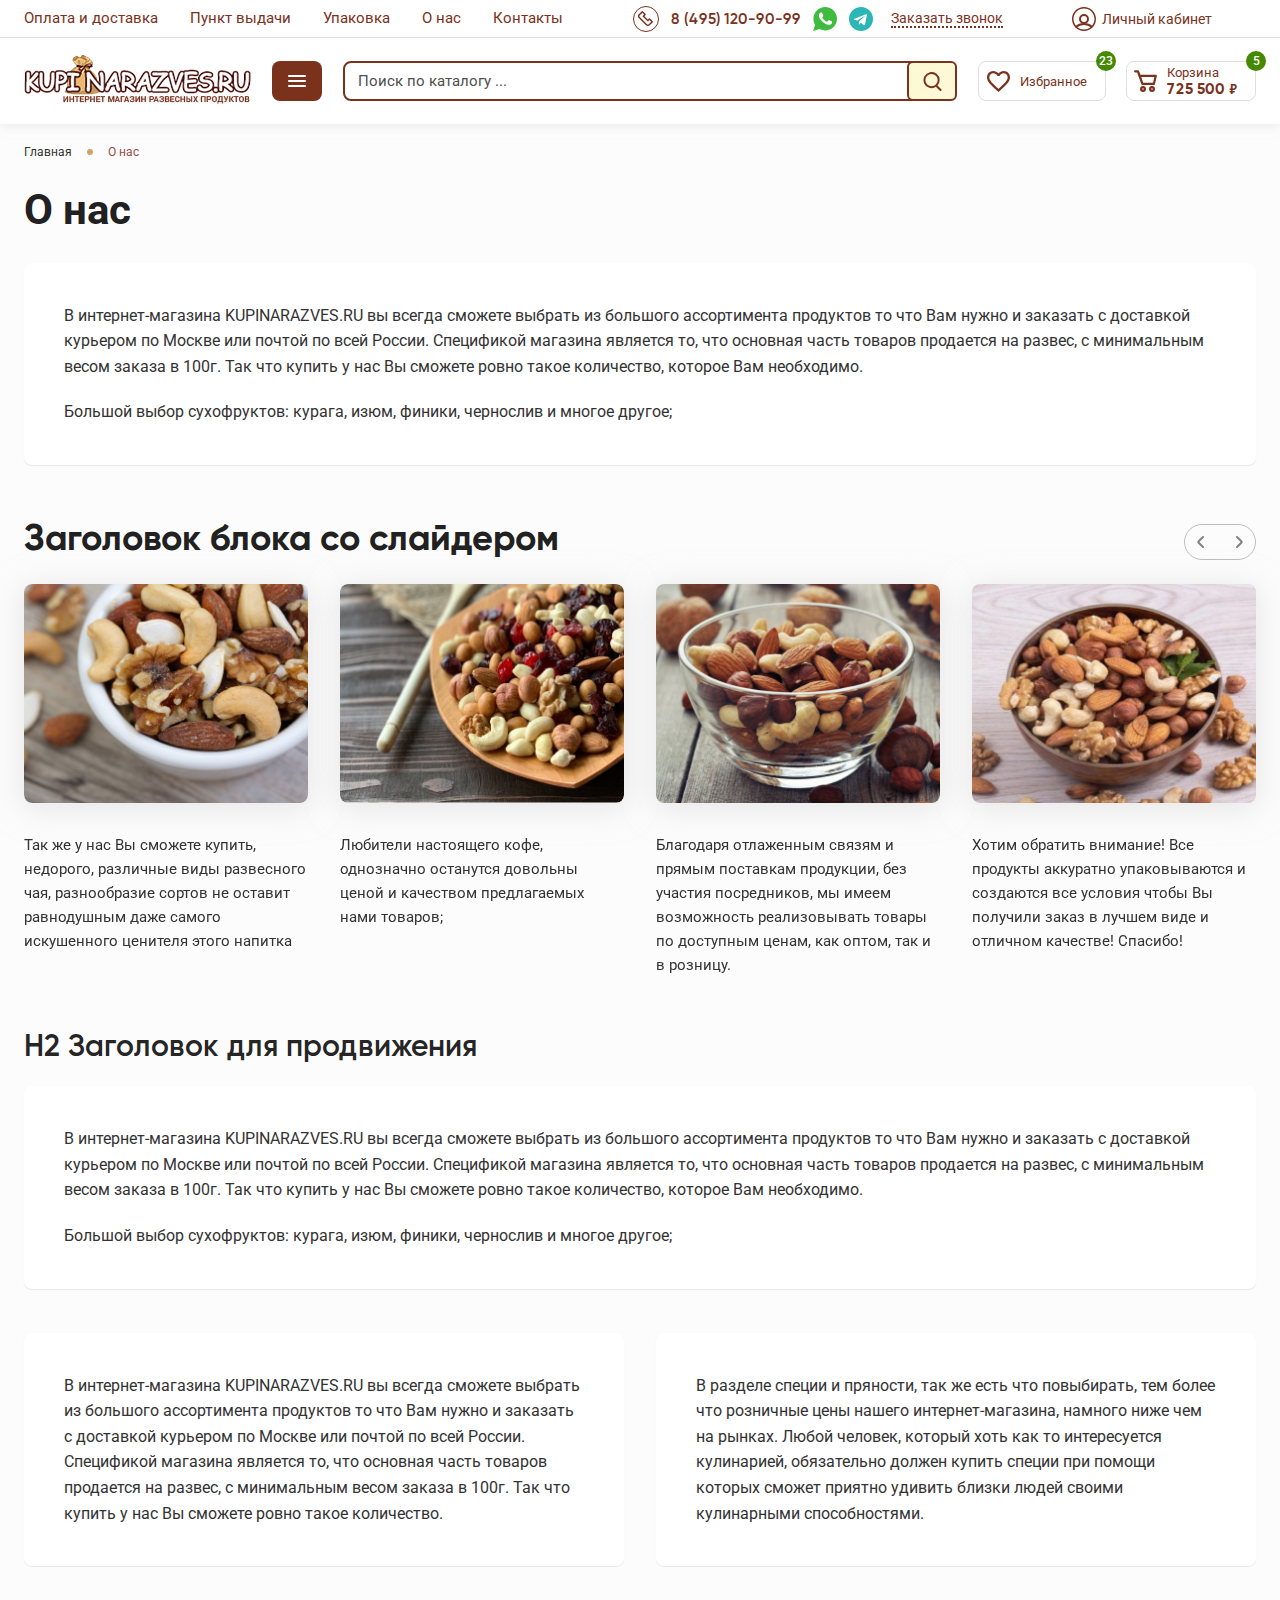
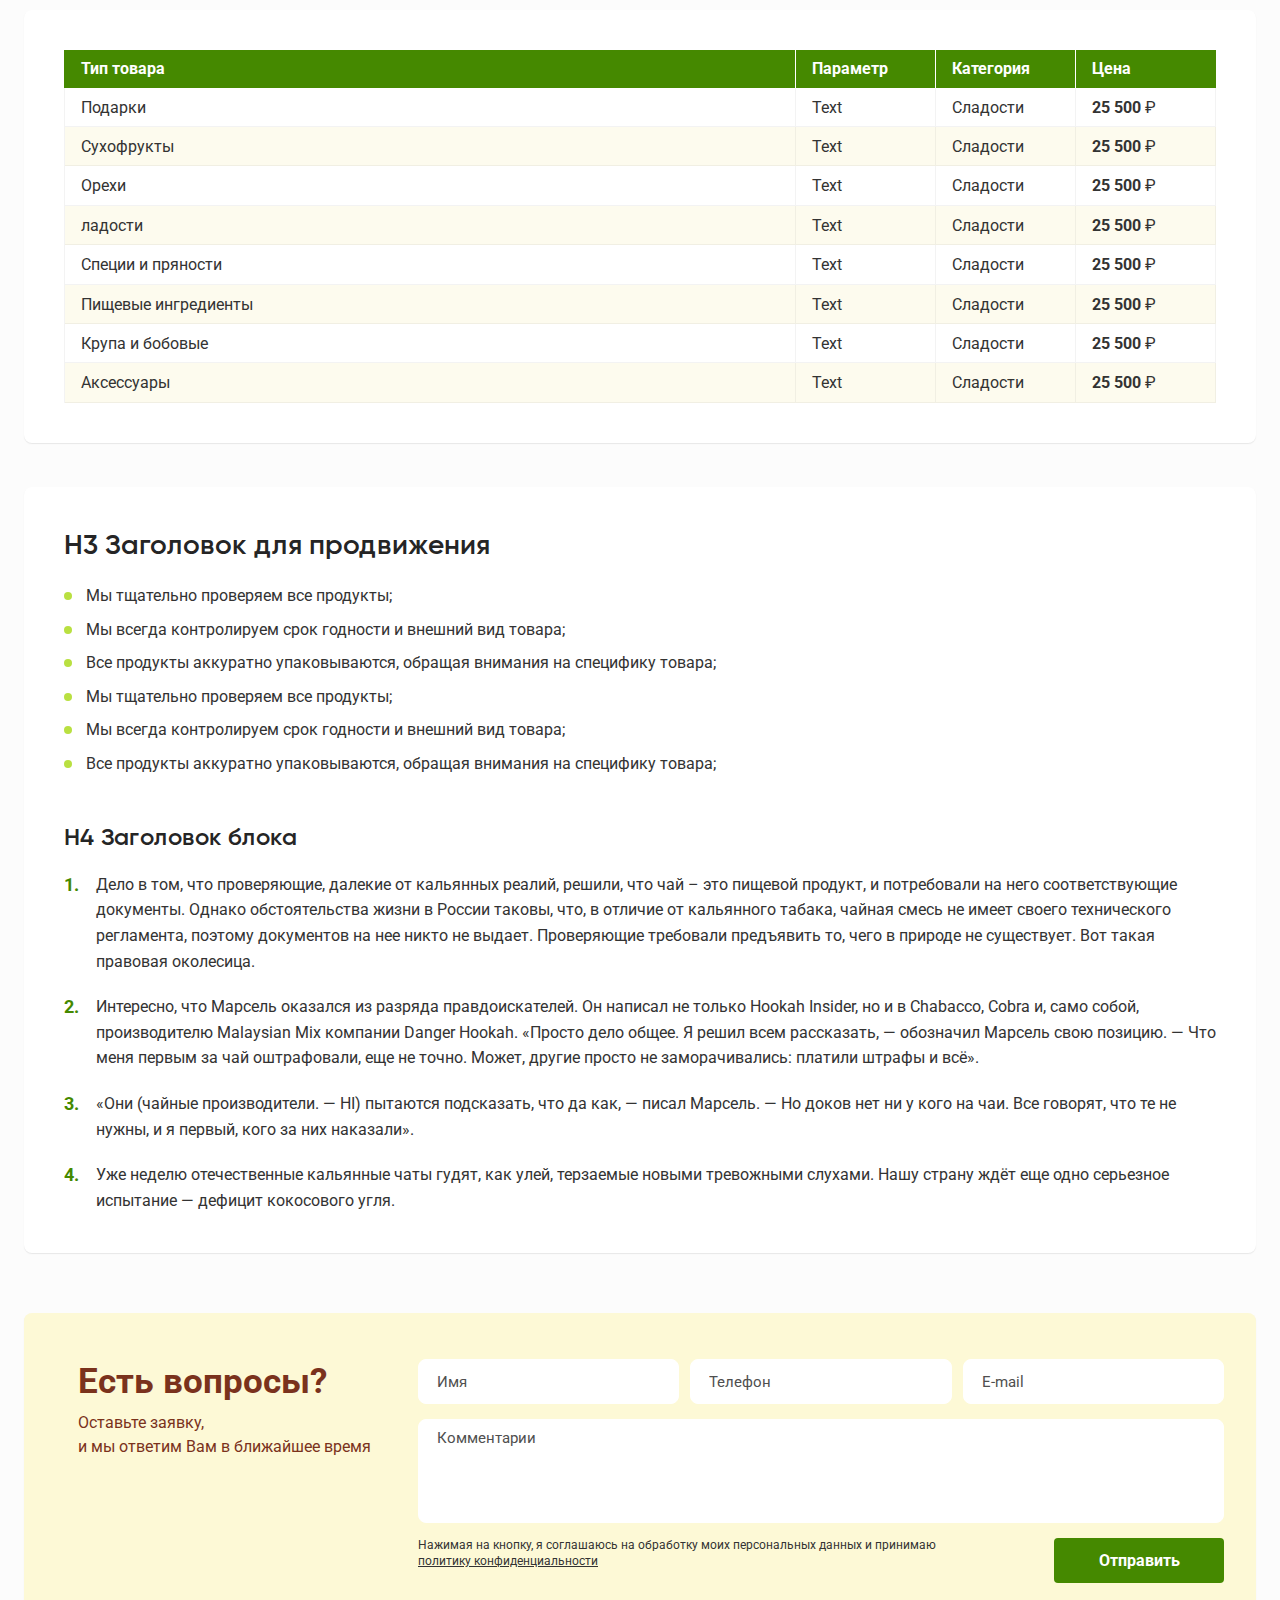
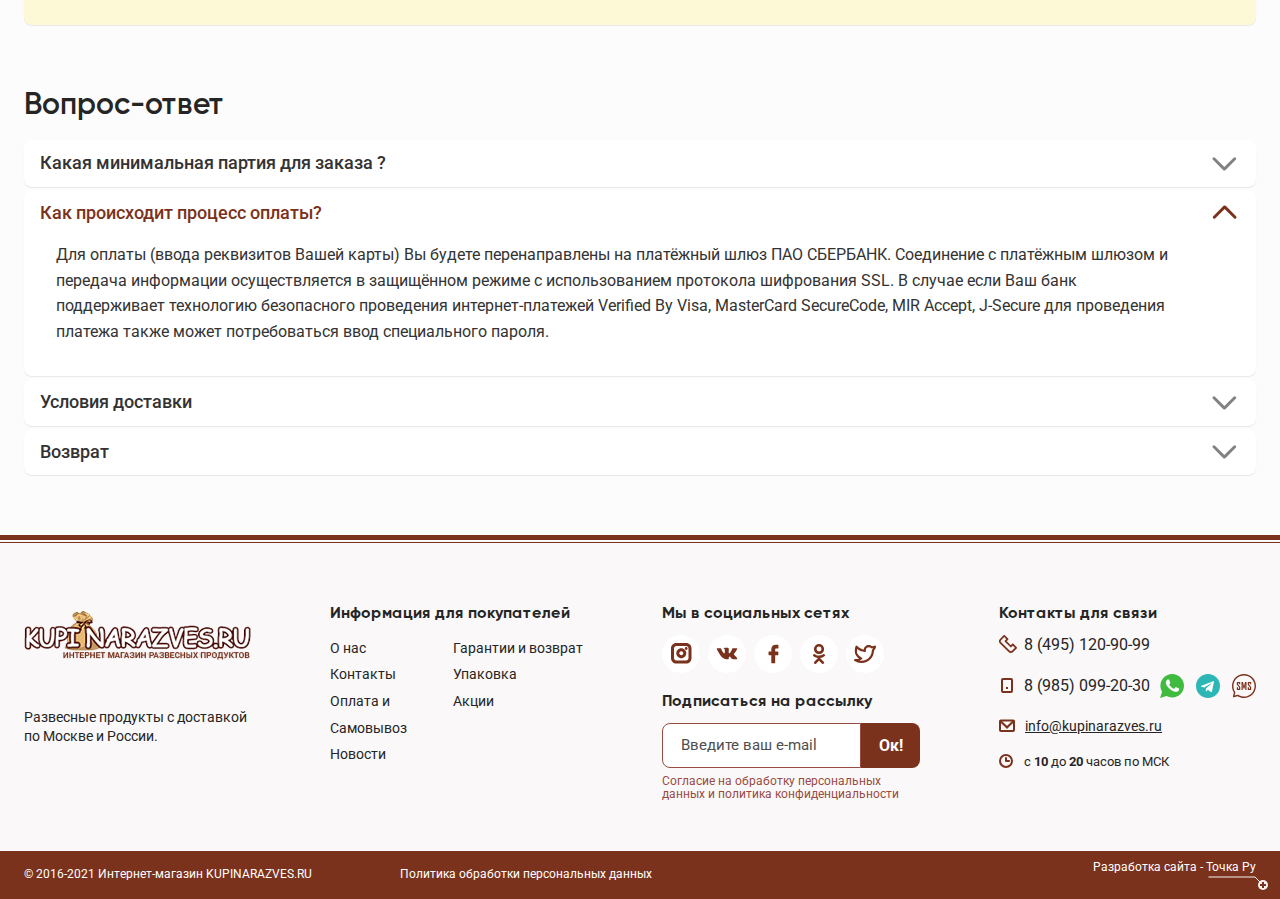
<file: about.html>
<!DOCTYPE html>
<html lang="ru">
	<head>
		<meta http-equiv="Content-Type" content="text/html; charset=utf-8">

		<!-- Адаптирование страницы для мобильных устройств -->
		<meta name="viewport" content="width=device-width, initial-scale=1, maximum-scale=1">

		<!-- Запрет распознования номера телефона -->
		<meta name="format-detection" content="telephone=no">
		<meta name="SKYPE_TOOLBAR" content ="SKYPE_TOOLBAR_PARSER_COMPATIBLE">

		<!-- Заголовок страницы -->
		<title>Заголовок страницы</title>

		<!-- Данное значение часто используют(использовали) поисковые системы -->
		<meta name="description" content="">
		<meta name="keywords" content="">

		<!-- Изменение цвета панели моб. браузера -->
		<meta name="msapplication-TileColor" content="#7A321C">
		<meta name="theme-color" content="#7A321C">

		<!-- Подключение шрифтов с гугла -->
		<link rel="preconnect" href="https://fonts.googleapis.com">
		<link rel="preconnect" href="https://fonts.gstatic.com" crossorigin>
		<link href="https://fonts.googleapis.com/css2?family=Roboto:ital,wght@0,100;0,300;0,400;0,500;0,700;0,900;1,100;1,300;1,400;1,500;1,700;1,900&display=swap" rel="stylesheet">

		<!-- Подключение файлов стилей -->
		<link rel="stylesheet" href="css/swiper-bundle.min.css">
		<link rel="stylesheet" href="css/swiper.css">
		<link rel="stylesheet" href="css/fancybox.css">
		<link rel="stylesheet" href="css/styles.css">

		<link rel="stylesheet" href="css/response_1279.css" media="print, (max-width: 1279px)">
		<link rel="stylesheet" href="css/response_1023.css" media="print, (max-width: 1023px)">
		<link rel="stylesheet" href="css/response_767.css" media="print, (max-width: 767px)">
		<link rel="stylesheet" href="css/response_479.css" media="(max-width: 479px)">
	</head>

	<body>
		<div class="wrap">
			<div class="main">
				<header>
					<div class="top">
						<div class="cont row">
							<div class="links">
								<div><a href="/">Оплата и доставка</a></div>
								<div><a href="/">Пункт выдачи</a></div>
								<div><a href="/">Упаковка</a></div>
								<div><a href="/">О нас</a></div>
								<div><a href="/">Контакты</a></div>
							</div>

							<div class="contacts">
								<div class="phone">
									<a href="tel:84951209099">
										<div class="icon">
											<svg><use xlink:href="images/sprite.svg#ic_phone"></use></svg>
										</div>
										<span>8 (495) 120-90-99</span>
									</a>
								</div>

								<div class="messengers">
									<a href="/">
										<img src="images/ic_whatsapp.svg" alt="">
									</a>

									<a href="/">
										<img src="images/ic_telegram.svg" alt="">
									</a>
								</div>

								<button class="callback_btn modal_btn" data-content="#callback_modal">Заказать звонок</button>
							</div>

							<div class="account">
								<a href="/" class="link">
									<svg class="icon"><use xlink:href="images/sprite.svg#ic_user"></use></svg>
									<span>Личный кабинет</span>
								</a>
							</div>
						</div>
					</div>


					<div class="info">
						<div class="cont row">
							<a href="/" class="logo">
								<img src="images/logo.png" alt="">
							</a>

							<div class="categories">
								<a href="/" class="link">
									<svg class="icon"><use xlink:href="images/sprite.svg#ic_burger"></use></svg>
								</a>

								<!-- <button class="btn mini_modal_btn" data-modal-id="#categories_modal">
									<svg class="icon"><use xlink:href="images/sprite.svg#ic_burger"></use></svg>
									<svg class="icon"><use xlink:href="images/sprite.svg#ic_close"></use></svg>
								</button>

								<div class="mini_modal" id="categories_modal">
									<div><a href="/">Кофе</a></div>
									<div><a href="/">Крупа и бобовые</a></div>
									<div><a href="/">Орехи</a></div>
									<div><a href="/">Пищевые ингредиенты</a></div>
									<div><a href="/">Сухофрукты</a></div>
									<div><a href="/">Сладости</a></div>
									<div><a href="/">Специи и пряности</a></div>
									<div><a href="/">Семечки</a></div>
									<div><a href="/">Снеки</a></div>
									<div><a href="/">Чай</a></div>
									<div><a href="/">Аксессуары</a></div>
									<div><a href="/">Подарки</a></div>
								</div> -->
							</div>

							<div class="search">
								<form action="">
									<input type="text" name="" value="" class="input" placeholder="Поиск по каталогу ...">

									<button type="submit" class="submit_btn">
										<svg class="icon"><use xlink:href="images/sprite.svg#ic_search"></use></svg>
									</button>
								</form>
							</div>

							<a href="/" class="favorite_link">
								<svg class="icon"><use xlink:href="images/sprite.svg#ic_favorite"></use></svg>
								<div>Избранное</div>
								<div class="count">23</div>
							</a>

							<a href="/" class="cart_link">
								<svg class="icon"><use xlink:href="images/sprite.svg#ic_cart"></use></svg>
								<div>
									<div>Корзина</div>
									<div class="price">725 500 <span class="currency">9</span></div>
								</div>
								<div class="count">5</div>
							</a>
						</div>
					</div>
				</header>


				<section class="mob_header">
					<div class="info">
						<div class="cont row">
							<div class="logo">
								<img src="images/logo.png" alt="">
							</div>

							<div class="contacts">
								<div class="phone">
									<a href="tel:84951209099">
										<div class="icon">
											<svg><use xlink:href="images/sprite.svg#ic_phone"></use></svg>
										</div>
										<span>8 (495) 120-90-99</span>
									</a>
								</div>

								<div class="messengers">
									<a href="/">
										<img src="images/ic_whatsapp.svg" alt="">
									</a>

									<a href="/">
										<img src="images/ic_telegram.svg" alt="">
									</a>
								</div>
							</div>

							<div class="account">
								<a href="/" class="link">
									<svg class="icon"><use xlink:href="images/sprite.svg#ic_user"></use></svg>
								</a>
							</div>

							<a href="/" class="favorite_link">
								<svg class="icon"><use xlink:href="images/sprite.svg#ic_favorite"></use></svg>
								<div class="count">23</div>
							</a>

							<a href="/" class="cart_link">
								<svg class="icon"><use xlink:href="images/sprite.svg#ic_cart"></use></svg>
								<div class="count">5</div>
							</a>

							<div class="categories modal_cont">
								<button class="btn mini_modal_btn" data-modal-id="#mob_categories_modal">
									<svg class="icon"><use xlink:href="images/sprite.svg#ic_burger"></use></svg>
									<svg class="icon"><use xlink:href="images/sprite.svg#ic_close"></use></svg>
								</button>

								<div class="mini_modal" id="mob_categories_modal">
									<div><a href="/">Кофе</a></div>
									<div><a href="/">Крупа и бобовые</a></div>
									<div><a href="/">Орехи</a></div>
									<div><a href="/">Пищевые ингредиенты</a></div>
									<div><a href="/">Сухофрукты</a></div>
									<div><a href="/">Сладости</a></div>
									<div><a href="/">Специи и пряности</a></div>
									<div><a href="/">Семечки</a></div>
									<div><a href="/">Снеки</a></div>
									<div><a href="/">Чай</a></div>
									<div><a href="/">Аксессуары</a></div>
									<div><a href="/">Подарки</a></div>
								</div>
							</div>
						</div>
					</div>

					<div class="search">
						<form action="">
							<input type="text" name="" value="" class="input" placeholder="Поиск по каталогу ...">

							<button type="submit" class="submit_btn">
								<svg class="icon"><use xlink:href="images/sprite.svg#ic_search"></use></svg>
							</button>
						</form>
					</div>
				</section>


				<section class="page_head">
					<div class="cont">
						<div class="breadcrumbs">
							<a href="/">Главная</a> <span class="sep"></span>
							<span class="current">О нас</span>
						</div>

						<h1 class="page_title">О нас</h1>
					</div>
				</section>


				<section class="block">
					<div class="cont">
						<div class="text_block">
							<div class="bg">
								<p>В интернет-магазина KUPINARAZVES.RU вы всегда сможете выбрать из большого ассортимента продуктов то что Вам нужно и заказать с доставкой курьером по Москве или почтой по всей России. Спецификой магазина является то, что основная часть товаров продается на развес, с минимальным весом заказа в 100г. Так что купить у нас Вы сможете ровно такое количество, которое Вам необходимо.</p>

								<p>Большой выбор сухофруктов: курага, изюм, финики, чернослив и многое другое;</p>
							</div>

							<div class="slider_block">
								<div class="title">Заголовок блока со слайдером</div>

								<div class="swiper-container" id="text_slider1">
									<div class="swiper-wrapper">
										<div class="slide swiper-slide">
											<a href="/">
												<figure>
													<div class="thumb">
														<img data-src="images/tmp/text_slider_img.jpg" alt="" class="lozad">
													</div>

													<figcaption>Так же у нас Вы сможете купить, недорого, различные виды развесного чая, разнообразие сортов не оставит равнодушным даже самого искушенного ценителя этого напитка</figcaption>
												</figure>
											</a>
										</div>

										<div class="slide swiper-slide">
											<a href="/">
												<figure>
													<div class="thumb">
														<img data-src="images/tmp/text_slider_img2.jpg" alt="" class="lozad">
													</div>

													<figcaption>Любители настоящего кофе, однозначно останутся довольны ценой и качеством предлагаемых нами товаров;</figcaption>
												</figure>
											</a>
										</div>

										<div class="slide swiper-slide">
											<a href="/">
												<figure>
													<div class="thumb">
														<img data-src="images/tmp/text_slider_img3.jpg" alt="" class="lozad">
													</div>

													<figcaption>Благодаря отлаженным связям и прямым поставкам продукции, без участия посредников, мы имеем возможность реализовывать товары по доступным ценам, как оптом, так и в розницу.</figcaption>
												</figure>
											</a>
										</div>

										<div class="slide swiper-slide">
											<a href="/">
												<figure>
													<div class="thumb">
														<img data-src="images/tmp/text_slider_img4.jpg" alt="" class="lozad">
													</div>

													<figcaption>Хотим обратить внимание! Все продукты аккуратно упаковываются и создаются все условия чтобы Вы получили заказ в лучшем виде и отличном качестве! Спасибо!</figcaption>
												</figure>
											</a>
										</div>

										<div class="slide swiper-slide">
											<a href="/">
												<figure>
													<div class="thumb">
														<img data-src="images/tmp/text_slider_img.jpg" alt="" class="lozad">
													</div>

													<figcaption>Так же у нас Вы сможете купить, недорого, различные виды развесного чая, разнообразие сортов не оставит равнодушным даже самого искушенного ценителя этого напитка</figcaption>
												</figure>
											</a>
										</div>

										<div class="slide swiper-slide">
											<a href="/">
												<figure>
													<div class="thumb">
														<img data-src="images/tmp/text_slider_img2.jpg" alt="" class="lozad">
													</div>

													<figcaption>Любители настоящего кофе, однозначно останутся довольны ценой и качеством предлагаемых нами товаров;</figcaption>
												</figure>
											</a>
										</div>

										<div class="slide swiper-slide">
											<a href="/">
												<figure>
													<div class="thumb">
														<img data-src="images/tmp/text_slider_img3.jpg" alt="" class="lozad">
													</div>

													<figcaption>Благодаря отлаженным связям и прямым поставкам продукции, без участия посредников, мы имеем возможность реализовывать товары по доступным ценам, как оптом, так и в розницу.</figcaption>
												</figure>
											</a>
										</div>

										<div class="slide swiper-slide">
											<a href="/">
												<figure>
													<div class="thumb">
														<img data-src="images/tmp/text_slider_img4.jpg" alt="" class="lozad">
													</div>

													<figcaption>Хотим обратить внимание! Все продукты аккуратно упаковываются и создаются все условия чтобы Вы получили заказ в лучшем виде и отличном качестве! Спасибо!</figcaption>
												</figure>
											</a>
										</div>
									</div>

									<div class="prev_next">
										<div class="swiper-button-prev">
											<svg class="icon"><use xlink:href="images/sprite.svg#ic_slider_arrow"></use></svg>
										</div>

										<div class="swiper-button-next">
											<svg class="icon"><use xlink:href="images/sprite.svg#ic_slider_arrow"></use></svg>
										</div>
									</div>
								</div>
							</div>

							<h2>H2  Заголовок для продвижения</h2>

							<div class="bg">
								<p>В интернет-магазина KUPINARAZVES.RU вы всегда сможете выбрать из большого ассортимента продуктов то что Вам нужно и заказать с доставкой курьером по Москве или почтой по всей России. Спецификой магазина является то, что основная часть товаров продается на развес, с минимальным весом заказа в 100г. Так что купить у нас Вы сможете ровно такое количество, которое Вам необходимо.</p>

								<p>Большой выбор сухофруктов: курага, изюм, финики, чернослив и многое другое;</p>
							</div>

							<div class="cols">
								<div class="col">
									<div class="bg">
										<p>В интернет-магазина KUPINARAZVES.RU вы всегда сможете выбрать из большого ассортимента продуктов то что Вам нужно и заказать с доставкой курьером по Москве или почтой по всей России. Спецификой магазина является то, что основная часть товаров продается на развес, с минимальным весом заказа в 100г. Так что купить у нас Вы сможете ровно такое количество.</p>
									</div>
								</div>

								<div class="col">
									<div class="bg">
										<p>В разделе специи и пряности, так же есть что повыбирать, тем более что розничные цены нашего интернет-магазина, намного ниже чем на рынках. Любой человек, который хоть как то интересуется кулинарией, обязательно должен купить специи при помощи которых сможет приятно удивить близки людей своими кулинарными способностями.</p>
									</div>
								</div>
							</div>

							<div class="bg">
								<div class="table_wrap">
									<table>
										<thead>
											<tr>
												<th>Тип товара</th>
												<th class="nowrap">Параметр</th>
												<th class="nowrap">Категория</th>
												<th class="nowrap">Цена</th>
											</tr>
										</thead>

										<tbody>
											<tr>
												<td class="full_w">Подарки</td>
												<td class="nowrap">Text</td>
												<td class="nowrap">Сладости</td>
												<td class="nowrap"><b>25 500</b> ₽</td>
											</tr>

											<tr>
												<td class="full_w">Сухофрукты</td>
												<td class="nowrap">Text</td>
												<td class="nowrap">Сладости</td>
												<td class="nowrap"><b>25 500</b> ₽</td>
											</tr>

											<tr>
												<td class="full_w">Орехи</td>
												<td class="nowrap">Text</td>
												<td class="nowrap">Сладости</td>
												<td class="nowrap"><b>25 500</b> ₽</td>
											</tr>

											<tr>
												<td class="full_w">ладости</td>
												<td class="nowrap">Text</td>
												<td class="nowrap">Сладости</td>
												<td class="nowrap"><b>25 500</b> ₽</td>
											</tr>

											<tr>
												<td class="full_w">Специи и пряности</td>
												<td class="nowrap">Text</td>
												<td class="nowrap">Сладости</td>
												<td class="nowrap"><b>25 500</b> ₽</td>
											</tr>

											<tr>
												<td class="full_w">Пищевые ингредиенты</td>
												<td class="nowrap">Text</td>
												<td class="nowrap">Сладости</td>
												<td class="nowrap"><b>25 500</b> ₽</td>
											</tr>

											<tr>
												<td class="full_w">Крупа и бобовые</td>
												<td class="nowrap">Text</td>
												<td class="nowrap">Сладости</td>
												<td class="nowrap"><b>25 500</b> ₽</td>
											</tr>

											<tr>
												<td class="full_w">Аксессуары</td>
												<td class="nowrap">Text</td>
												<td class="nowrap">Сладости</td>
												<td class="nowrap"><b>25 500</b> ₽</td>
											</tr>
										</tbody>
									</table>
								</div>
							</div>

							<div class="bg">
								<h3>Н3  Заголовок для продвижения</h3>

								<ul>
									<li>Мы тщательно проверяем все продукты;</li>
									<li>Мы всегда контролируем срок годности и внешний вид товара;</li>
									<li>Все продукты аккуратно упаковываются, обращая внимания на специфику товара;</li>
									<li>Мы тщательно проверяем все продукты;</li>
									<li>Мы всегда контролируем срок годности и внешний вид товара;</li>
									<li>Все продукты аккуратно упаковываются, обращая внимания на специфику товара;</li>
								</ul>

								<h4>Н4  Заголовок блока</h4>

								<ol>
									<li>Дело в том, что проверяющие, далекие от кальянных реалий, решили, что чай – это пищевой продукт, и потребовали на него соответствующие документы. Однако обстоятельства жизни в России таковы, что, в отличие от кальянного табака, чайная смесь не имеет своего технического регламента, поэтому документов на нее никто не выдает. Проверяющие требовали предъявить то, чего в природе не существует. Вот такая правовая околесица.</li>

									<li>Интересно, что Марсель оказался из разряда правдоискателей. Он написал не только Hookah Insider, но и в Chabacco, Соbra и, само собой, производителю Malaysian Mix компании Danger Hookah. «Просто дело общее. Я решил всем рассказать, — обозначил Марсель свою позицию. — Что меня первым за чай оштрафовали, еще не точно. Может, другие просто не заморачивались: платили штрафы и всё».</li>

									<li>«Они  (чайные производители. — HI) пытаются подсказать, что да как, — писал Марсель. — Но доков нет ни у кого на чаи. Все говорят, что те не нужны, и я первый, кого за них наказали».</li>

									<li>Уже неделю отечественные кальянные чаты гудят, как улей, терзаемые новыми тревожными слухами. Нашу страну ждёт еще одно серьезное испытание — дефицит кокосового угля.</li>
								</ol>
							</div>
						</div>
					</div>
				</section>


				<section class="have_question block">
					<div class="cont">
						<div class="data">
							<div class="info">
								<div class="title">Есть вопросы?</div>

								<div class="desc">Оставьте заявку,<br> и мы ответим Вам в ближайшее время</div>
							</div>

							<form action="" class="form">
								<div class="columns row">
									<div class="line width1of3">
										<div class="field">
											<input type="text" name="" value="" class="input" placeholder="Имя">
										</div>
									</div>

									<div class="line width1of3">
										<div class="field">
											<input type="tel" name="" value="" class="input" placeholder="Телефон">
										</div>
									</div>

									<div class="line width1of3">
										<div class="field">
											<input type="email" name="" value="" class="input" placeholder="E-mail">
										</div>
									</div>
								</div>

								<div class="line">
									<div class="field">
										<textarea name="" placeholder="Комментарии"></textarea>
									</div>
								</div>

								<div class="bottom">
									<div class="agree">Нажимая на кнопку, я соглашаюсь на обработку моих персональных данных и принимаю <a href="/" target="_blank">политику конфиденциальности</a></div>

									<div class="submit">
										<button type="submit" class="submit_btn">Отправить</button>
									</div>
								</div>
							</form>

							<img data-src="images/bg_hae_question.jpg" alt="" class="bg lozad">
						</div>
					</div>
				</section>


				<section class="block">
					<div class="cont">
						<div class="block_head">
							<div class="title mini">Вопрос-ответ</div>
						</div>

						<div class="accordion">
							<div class="accordion_item">
								<div class="head">
									<div class="title">Какая минимальная партия для заказа ?</div>

									<svg class="icon"><use xlink:href="images/sprite.svg#ic_arrow_top"></use></svg>
								</div>

								<div class="data text_block">
									<p>Для оплаты (ввода реквизитов Вашей карты) Вы будете перенаправлены на платёжный шлюз ПАО СБЕРБАНК. Соединение с платёжным шлюзом и передача информации осуществляется в защищённом режиме с использованием протокола шифрования SSL. В случае если Ваш банк поддерживает технологию безопасного проведения интернет-платежей Verified By Visa, MasterCard SecureCode, MIR Accept, J-Secure для проведения платежа также может потребоваться ввод специального пароля.</p>
								</div>
							</div>

							<div class="accordion_item active">
								<div class="head">
									<div class="title">Как происходит процесс оплаты?</div>

									<svg class="icon"><use xlink:href="images/sprite.svg#ic_arrow_top"></use></svg>
								</div>

								<div class="data text_block" style="display: block;">
									<p>Для оплаты (ввода реквизитов Вашей карты) Вы будете перенаправлены на платёжный шлюз ПАО СБЕРБАНК. Соединение с платёжным шлюзом и передача информации осуществляется в защищённом режиме с использованием протокола шифрования SSL. В случае если Ваш банк поддерживает технологию безопасного проведения интернет-платежей Verified By Visa, MasterCard SecureCode, MIR Accept, J-Secure для проведения платежа также может потребоваться ввод специального пароля.</p>
								</div>
							</div>

							<div class="accordion_item">
								<div class="head">
									<div class="title">Условия доставки</div>

									<svg class="icon"><use xlink:href="images/sprite.svg#ic_arrow_top"></use></svg>
								</div>

								<div class="data text_block">
									<p>Для оплаты (ввода реквизитов Вашей карты) Вы будете перенаправлены на платёжный шлюз ПАО СБЕРБАНК. Соединение с платёжным шлюзом и передача информации осуществляется в защищённом режиме с использованием протокола шифрования SSL. В случае если Ваш банк поддерживает технологию безопасного проведения интернет-платежей Verified By Visa, MasterCard SecureCode, MIR Accept, J-Secure для проведения платежа также может потребоваться ввод специального пароля.</p>
								</div>
							</div>

							<div class="accordion_item">
								<div class="head">
									<div class="title">Возврат</div>

									<svg class="icon"><use xlink:href="images/sprite.svg#ic_arrow_top"></use></svg>
								</div>

								<div class="data text_block">
									<p>Для оплаты (ввода реквизитов Вашей карты) Вы будете перенаправлены на платёжный шлюз ПАО СБЕРБАНК. Соединение с платёжным шлюзом и передача информации осуществляется в защищённом режиме с использованием протокола шифрования SSL. В случае если Ваш банк поддерживает технологию безопасного проведения интернет-платежей Verified By Visa, MasterCard SecureCode, MIR Accept, J-Secure для проведения платежа также может потребоваться ввод специального пароля.</p>
								</div>
							</div>
						</div>
					</div>
				</section>
			</div>


			<footer>
				<div class="info">
					<div class="cont row">
						<div class="col_left">
							<div class="logo">
								<img src="images/logo.png" alt="">
							</div>

							<div class="desc">Развесные продукты с доставкой по Москве и России.</div>
						</div>

						<div class="links">
							<div class="title">Информация для покупателей</div>

							<div class="items cols">
								<div class="col">
									<div><a href="/">О нас</a></div>
									<div><a href="/">Контакты</a></div>
									<div><a href="/">Оплата и </a></div>
									<div><a href="/">Самовывоз</a></div>
									<div><a href="/">Новости</a></div>
								</div>

								<div class="col">
									<div><a href="/">Гарантии и возврат</a></div>
									<div><a href="/">Упаковка</a></div>
									<div><a href="/">Акции</a></div>
								</div>
							</div>
						</div>

						<div class="col_center">
							<div class="socials">
								<div class="title">Мы в социальных сетях</div>

								<div class="items">
									<a href="/" target="_blank" rel="noopener nofollow" class="instagram_link">
										<svg class="icon"><use xlink:href="images/sprite.svg#ic_instagram"></use></svg>
									</a>

									<a href="/" target="_blank" rel="noopener nofollow" class="vkontakte_link">
										<svg class="icon"><use xlink:href="images/sprite.svg#ic_vkontakte"></use></svg>
									</a>

									<a href="/" target="_blank" rel="noopener nofollow" class="facebook_link">
										<svg class="icon"><use xlink:href="images/sprite.svg#ic_facebook"></use></svg>
									</a>

									<a href="/" target="_blank" rel="noopener nofollow" class="odnokl_link">
										<svg class="icon"><use xlink:href="images/sprite.svg#ic_odnokl"></use></svg>
									</a>

									<a href="/" target="_blank" rel="noopener nofollow" class="twitter_link">
										<svg class="icon"><use xlink:href="images/sprite.svg#ic_twitter"></use></svg>
									</a>
								</div>
							</div>

							<div class="subscribe">
								<div class="title">Подписаться на рассылку</div>

								<form action="">
									<input type="email" name="" value="" class="input" placeholder="Введите ваш e-mail">

									<button type="submit" class="submit_btn">Ок!</button>

									<div class="agree">
										<a href="/" target="_blank">Согласие на обработку персональных данных и политика конфиденциальности</a>
									</div>
								</form>
							</div>
						</div>

						<div class="contacts">
							<div class="title">Контакты для связи</div>

							<div class="phone">
								<svg class="icon"><use xlink:href="images/sprite.svg#ic_phone"></use></svg>
								<a href="tel:84951209099">8 (495) 120-90-99</a>
							</div>

							<div class="messengers">
								<svg class="icon"><use xlink:href="images/sprite.svg#ic_mobile"></use></svg>
								<div class="number">8 (985) 099-20-30</div>

								<a href="/">
									<img src="images/ic_whatsapp.svg" alt="">
								</a>

								<a href="/">
									<img src="images/ic_telegram.svg" alt="">
								</a>

								<a href="/">
									<img src="images/ic_sms.svg" alt="">
								</a>
							</div>

							<div class="email">
								<svg class="icon"><use xlink:href="images/sprite.svg#ic_email"></use></svg>
								<a href="mailto:info@kupinarazves.ru">info@kupinarazves.ru</a>
							</div>

							<div class="time">
								<svg class="icon"><use xlink:href="images/sprite.svg#ic_time"></use></svg>
								<span>с <b>10</b> до <b>20</b> часов по МСК</span>
							</div>
						</div>
					</div>
				</div>


				<div class="bottom">
					<div class="cont row">
						<div class="copyright">&copy; 2016-2021 Интернет-магазин KUPINARAZVES.RU</div>

						<div class="privacy_policy_link">
							<a href="/">Политика обработки персональных данных </a>
						</div>

						<div class="creator">
							<a href="/" rel="nooperner" target="_blank">Разработка сайта - Точка Ру</a>
						</div>
					</div>
				</div>
			</footer>


			<div class="buttonUp">
				<button class="btn">
					<svg class="icon"><use xlink:href="images/sprite.svg#ic_arrow_top"></use></svg>
				</button>
			</div>

			<div class="overlay"></div>
		</div>


		<div class="supports_error">
			Ваш браузер устарел рекомендуем обновить его до последней версии<br> или использовать другой более современный.
		</div>


		<section class="modal" id="callback_modal">
			<div class="modal_title">Обратный звонок</div>

			<div class="modal_data">
				<form action="" class="form custom_submit">
					<div class="line">
						<div class="field">
							<input type="text" name="" value="" class="input" placeholder="Имя">
						</div>
					</div>

					<div class="line">
						<div class="field">
							<input type="tel" name="" value="" class="input" placeholder="Телефон">
						</div>
					</div>

					<div class="line agree">Нажимая на кнопку, я соглашаюсь на обработку моих персональных данных и принимаю <a href="/" target="_blank">политику конфиденциальности</a></div>

					<div class="submit">
						<button type="submit" class="submit_btn">Отправить</button>
					</div>
				</form>
			</div>
		</section>


		<section class="modal" id="success_modal">
			<div class="modal_title">Спасибо!</div>

			<div class="modal_desc">Ваш запрос успешно отправлен. Наш менеджер свяжется с вами<br> в ближайшее время.</div>
		</section>


		<!-- Подключение javascript файлов -->
		<script src="js/jquery-3.5.0.min.js"></script>
		<script src="js/lozad.min.js"></script>
		<script src="js/swiper-bundle.min.js"></script>
		<script src="js/inputmask.min.js"></script>
		<script src="js/nice-select.js"></script>
		<script src="js/fancybox.min.js"></script>
		<script src="js/functions.js"></script>
		<script src="js/scripts.js"></script>
	</body>
</html>
</file>
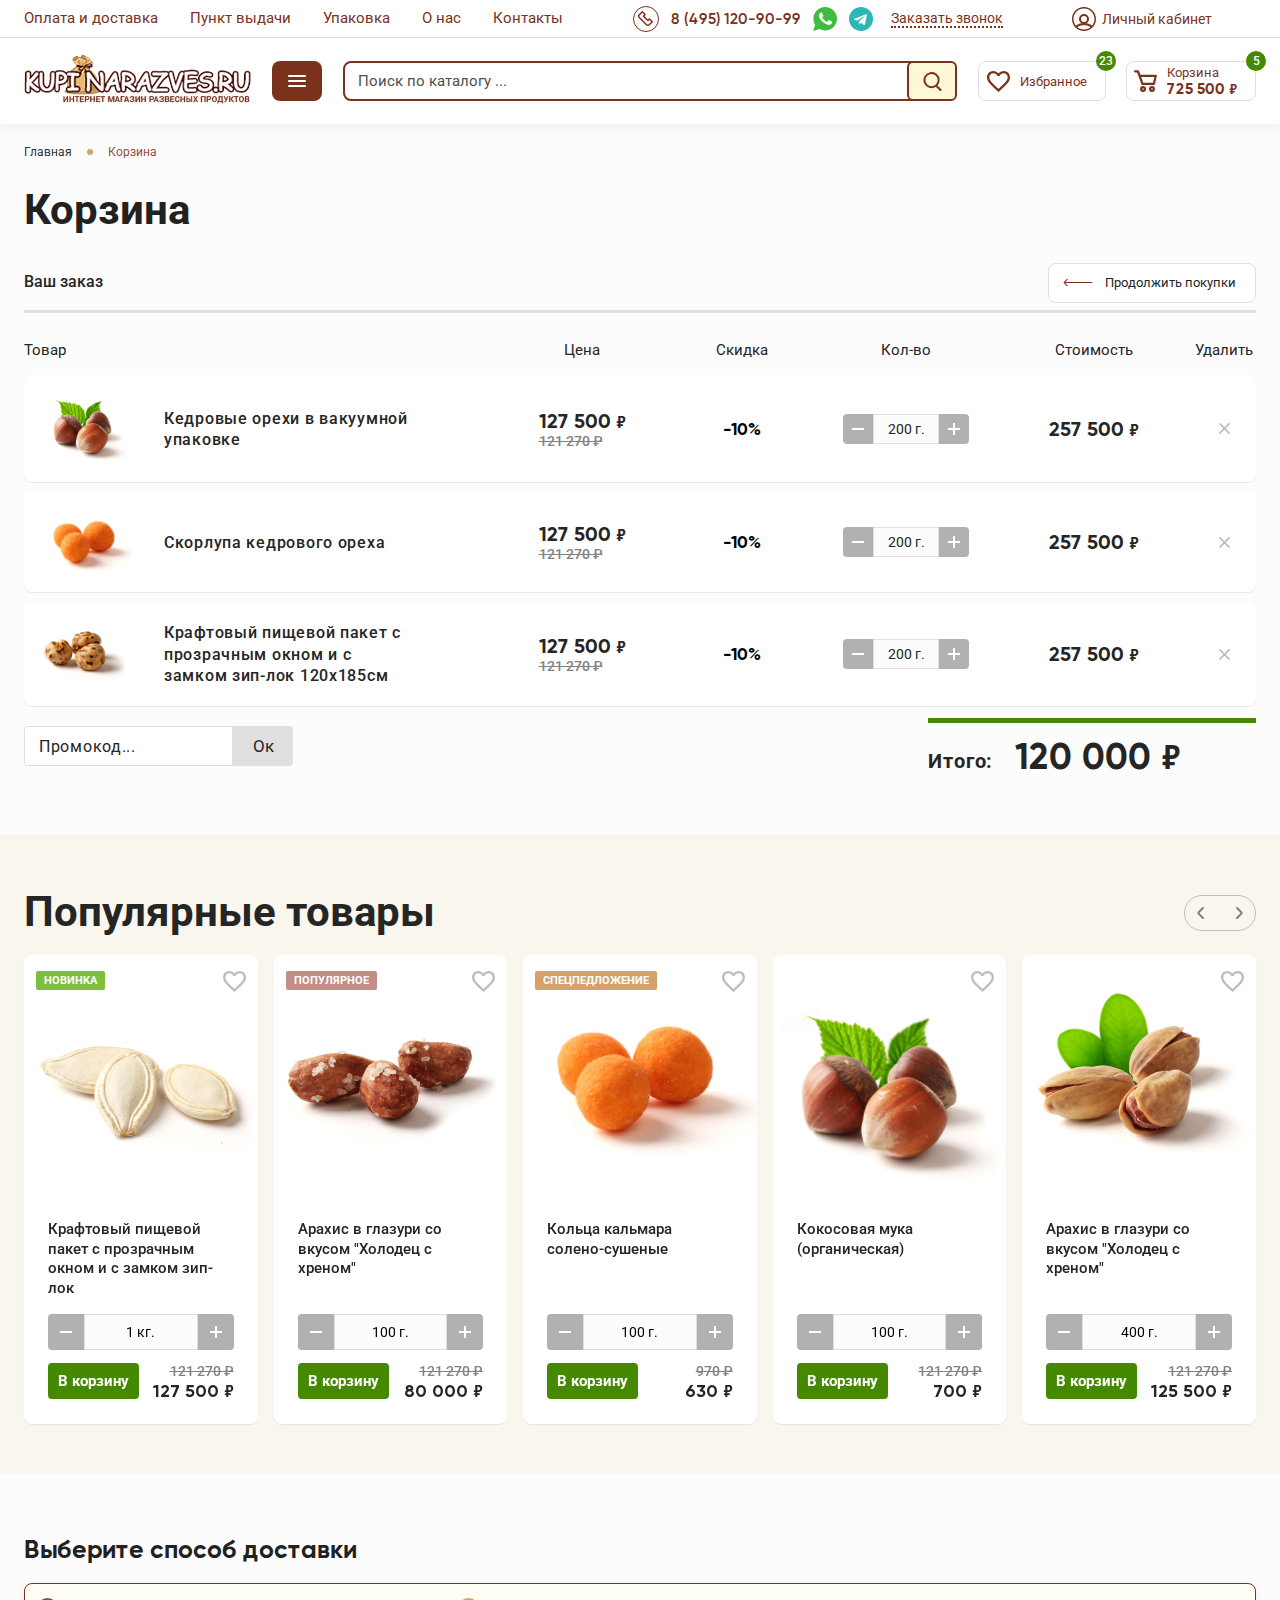
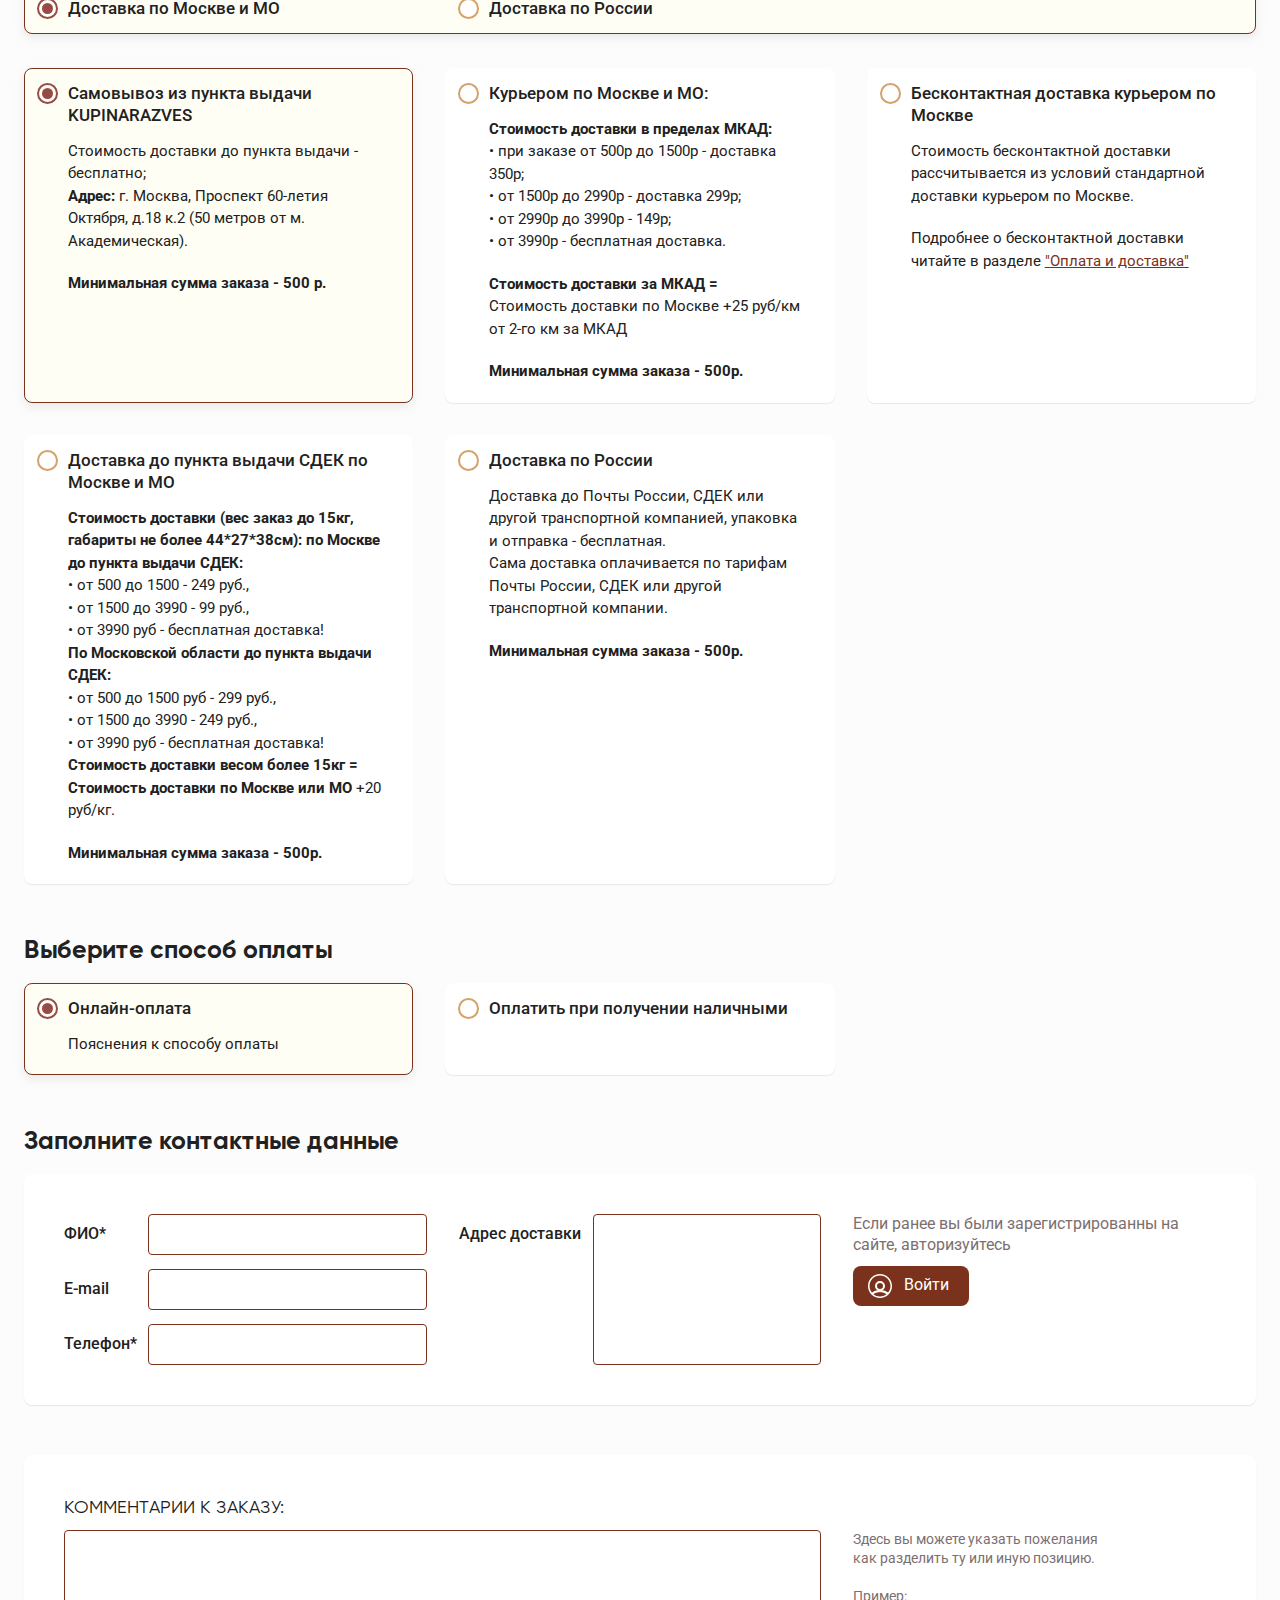
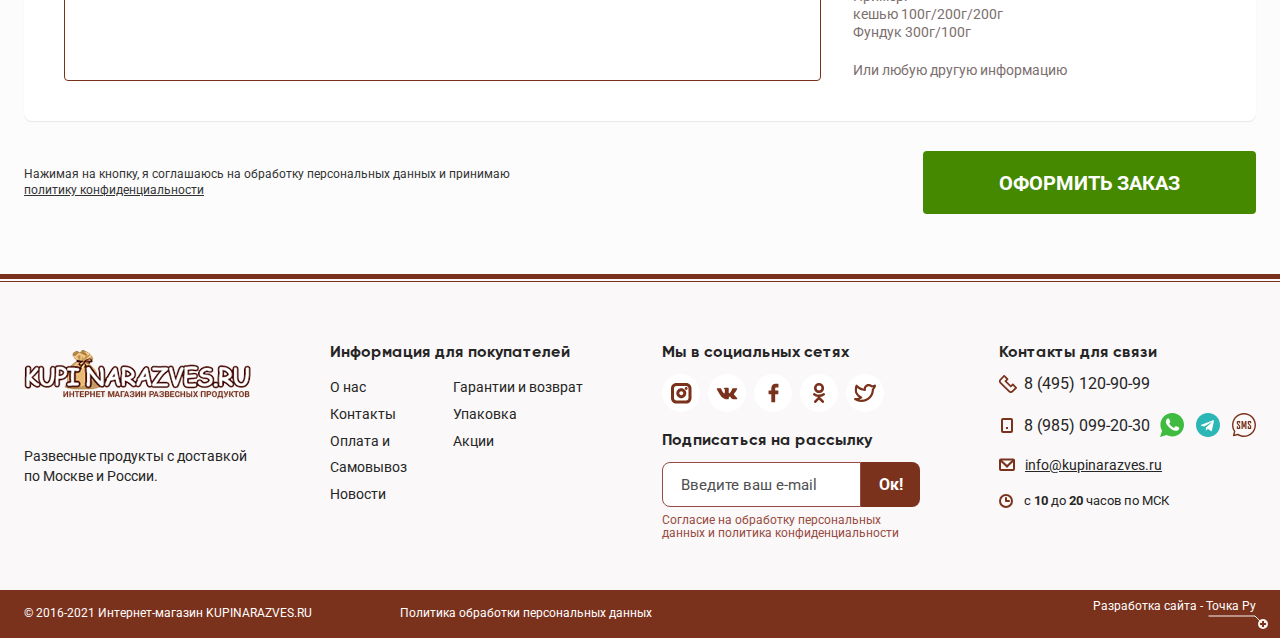
<file: cart.html>
<!DOCTYPE html>
<html lang="ru">
	<head>
		<meta http-equiv="Content-Type" content="text/html; charset=utf-8">

		<!-- Адаптирование страницы для мобильных устройств -->
		<meta name="viewport" content="width=device-width, initial-scale=1, maximum-scale=1">

		<!-- Запрет распознования номера телефона -->
		<meta name="format-detection" content="telephone=no">
		<meta name="SKYPE_TOOLBAR" content ="SKYPE_TOOLBAR_PARSER_COMPATIBLE">

		<!-- Заголовок страницы -->
		<title>Заголовок страницы</title>

		<!-- Данное значение часто используют(использовали) поисковые системы -->
		<meta name="description" content="">
		<meta name="keywords" content="">

		<!-- Изменение цвета панели моб. браузера -->
		<meta name="msapplication-TileColor" content="#7A321C">
		<meta name="theme-color" content="#7A321C">

		<!-- Подключение шрифтов с гугла -->
		<link rel="preconnect" href="https://fonts.googleapis.com">
		<link rel="preconnect" href="https://fonts.gstatic.com" crossorigin>
		<link href="https://fonts.googleapis.com/css2?family=Roboto:ital,wght@0,100;0,300;0,400;0,500;0,700;0,900;1,100;1,300;1,400;1,500;1,700;1,900&display=swap" rel="stylesheet">

		<!-- Подключение файлов стилей -->
		<link rel="stylesheet" href="css/swiper-bundle.min.css">
		<link rel="stylesheet" href="css/swiper.css">
		<link rel="stylesheet" href="css/fancybox.css">
		<link rel="stylesheet" href="css/styles.css">

		<link rel="stylesheet" href="css/response_1279.css" media="print, (max-width: 1279px)">
		<link rel="stylesheet" href="css/response_1023.css" media="print, (max-width: 1023px)">
		<link rel="stylesheet" href="css/response_767.css" media="print, (max-width: 767px)">
		<link rel="stylesheet" href="css/response_479.css" media="(max-width: 479px)">
	</head>

	<body>
		<div class="wrap">
			<div class="main">
				<header>
					<div class="top">
						<div class="cont row">
							<div class="links">
								<div><a href="/">Оплата и доставка</a></div>
								<div><a href="/">Пункт выдачи</a></div>
								<div><a href="/">Упаковка</a></div>
								<div><a href="/">О нас</a></div>
								<div><a href="/">Контакты</a></div>
							</div>

							<div class="contacts">
								<div class="phone">
									<a href="tel:84951209099">
										<div class="icon">
											<svg><use xlink:href="images/sprite.svg#ic_phone"></use></svg>
										</div>
										<span>8 (495) 120-90-99</span>
									</a>
								</div>

								<div class="messengers">
									<a href="/">
										<img src="images/ic_whatsapp.svg" alt="">
									</a>

									<a href="/">
										<img src="images/ic_telegram.svg" alt="">
									</a>
								</div>

								<button class="callback_btn modal_btn" data-content="#callback_modal">Заказать звонок</button>
							</div>

							<div class="account">
								<a href="/" class="link">
									<svg class="icon"><use xlink:href="images/sprite.svg#ic_user"></use></svg>
									<span>Личный кабинет</span>
								</a>
							</div>
						</div>
					</div>


					<div class="info">
						<div class="cont row">
							<a href="/" class="logo">
								<img src="images/logo.png" alt="">
							</a>

							<div class="categories">
								<a href="/" class="link">
									<svg class="icon"><use xlink:href="images/sprite.svg#ic_burger"></use></svg>
								</a>

								<!-- <button class="btn mini_modal_btn" data-modal-id="#categories_modal">
									<svg class="icon"><use xlink:href="images/sprite.svg#ic_burger"></use></svg>
									<svg class="icon"><use xlink:href="images/sprite.svg#ic_close"></use></svg>
								</button>

								<div class="mini_modal" id="categories_modal">
									<div><a href="/">Кофе</a></div>
									<div><a href="/">Крупа и бобовые</a></div>
									<div><a href="/">Орехи</a></div>
									<div><a href="/">Пищевые ингредиенты</a></div>
									<div><a href="/">Сухофрукты</a></div>
									<div><a href="/">Сладости</a></div>
									<div><a href="/">Специи и пряности</a></div>
									<div><a href="/">Семечки</a></div>
									<div><a href="/">Снеки</a></div>
									<div><a href="/">Чай</a></div>
									<div><a href="/">Аксессуары</a></div>
									<div><a href="/">Подарки</a></div>
								</div> -->
							</div>

							<div class="search">
								<form action="">
									<input type="text" name="" value="" class="input" placeholder="Поиск по каталогу ...">

									<button type="submit" class="submit_btn">
										<svg class="icon"><use xlink:href="images/sprite.svg#ic_search"></use></svg>
									</button>
								</form>
							</div>

							<a href="/" class="favorite_link">
								<svg class="icon"><use xlink:href="images/sprite.svg#ic_favorite"></use></svg>
								<div>Избранное</div>
								<div class="count">23</div>
							</a>

							<a href="/" class="cart_link">
								<svg class="icon"><use xlink:href="images/sprite.svg#ic_cart"></use></svg>
								<div>
									<div>Корзина</div>
									<div class="price">725 500 <span class="currency">9</span></div>
								</div>
								<div class="count">5</div>
							</a>
						</div>
					</div>
				</header>


				<section class="mob_header">
					<div class="info">
						<div class="cont row">
							<div class="logo">
								<img src="images/logo.png" alt="">
							</div>

							<div class="contacts">
								<div class="phone">
									<a href="tel:84951209099">
										<div class="icon">
											<svg><use xlink:href="images/sprite.svg#ic_phone"></use></svg>
										</div>
										<span>8 (495) 120-90-99</span>
									</a>
								</div>

								<div class="messengers">
									<a href="/">
										<img src="images/ic_whatsapp.svg" alt="">
									</a>

									<a href="/">
										<img src="images/ic_telegram.svg" alt="">
									</a>
								</div>
							</div>

							<div class="account">
								<a href="/" class="link">
									<svg class="icon"><use xlink:href="images/sprite.svg#ic_user"></use></svg>
								</a>
							</div>

							<a href="/" class="favorite_link">
								<svg class="icon"><use xlink:href="images/sprite.svg#ic_favorite"></use></svg>
								<div class="count">23</div>
							</a>

							<a href="/" class="cart_link">
								<svg class="icon"><use xlink:href="images/sprite.svg#ic_cart"></use></svg>
								<div class="count">5</div>
							</a>

							<div class="categories modal_cont">
								<button class="btn mini_modal_btn" data-modal-id="#mob_categories_modal">
									<svg class="icon"><use xlink:href="images/sprite.svg#ic_burger"></use></svg>
									<svg class="icon"><use xlink:href="images/sprite.svg#ic_close"></use></svg>
								</button>

								<div class="mini_modal" id="mob_categories_modal">
									<div><a href="/">Кофе</a></div>
									<div><a href="/">Крупа и бобовые</a></div>
									<div><a href="/">Орехи</a></div>
									<div><a href="/">Пищевые ингредиенты</a></div>
									<div><a href="/">Сухофрукты</a></div>
									<div><a href="/">Сладости</a></div>
									<div><a href="/">Специи и пряности</a></div>
									<div><a href="/">Семечки</a></div>
									<div><a href="/">Снеки</a></div>
									<div><a href="/">Чай</a></div>
									<div><a href="/">Аксессуары</a></div>
									<div><a href="/">Подарки</a></div>
								</div>
							</div>
						</div>
					</div>

					<div class="search">
						<form action="">
							<input type="text" name="" value="" class="input" placeholder="Поиск по каталогу ...">

							<button type="submit" class="submit_btn">
								<svg class="icon"><use xlink:href="images/sprite.svg#ic_search"></use></svg>
							</button>
						</form>
					</div>
				</section>


				<section class="page_head">
					<div class="cont">
						<div class="breadcrumbs">
							<a href="/">Главная</a> <span class="sep"></span>
							<span class="current">Корзина</span>
						</div>

						<h1 class="page_title">Корзина</h1>
					</div>
				</section>


				<section class="cart_info block">
					<div class="cont">
						<div class="head">
							<div class="title">Ваш заказ</div>

							<div class="continue_link">
								<a href="/">
									<svg class="icon"><use xlink:href="images/sprite.svg#ic_arrow_left_long"></use></svg>
									<span>Продолжить покупки</span>
								</a>
							</div>
						</div>


						<div class="data">
							<div class="titles">
								<div class="col_info">Товар</div>
								<div class="col_price">Цена</div>
								<div class="col_discount">Скидка</div>
								<div class="col_amount">Кол-во</div>
								<div class="col_total_price">Стоимость</div>
								<div class="col_delete">Удалить</div>
							</div>


							<div class="product">
								<div class="col_info">
									<a href="/" class="thumb">
										<img data-src="images/tmp/cart_product_thumb.jpg" alt="" class="lozad">
									</a>

									<div class="name">
										<a href="/">Кедровые орехи в вакуумной упаковке</a>
									</div>
								</div>

								<div class="col_price" data-column="Цена">
									<div>
										<div>127 500 <span class="currency">9</span></div>
										<div class="old">121 270 ₽</div>
									</div>
								</div>

								<div class="col_discount" data-column="Скидка">
									<div>-10%</div>
								</div>

								<div class="col_amount" data-column="Кол-во">
									<div class="weight">
										<button type="button" class="minus"></button>

										<input type="text" value="200 г." class="input"
										  data-minimum="100" data-maximum="10000" data-step="100" data-unit=" г.">

										<button type="button" class="plus"></button>
									</div>
								</div>

								<div class="col_total_price" data-column="Стоимость">
									<div>257 500 <span class="currency">9</span></div>
								</div>

								<div class="col_delete">
									<button class="btn">
										<svg class="icon"><use xlink:href="images/sprite.svg#ic_close"></use></svg>
									</button>
								</div>
							</div>


							<div class="product">
								<div class="col_info">
									<a href="/" class="thumb">
										<img data-src="images/tmp/cart_product_thumb2.jpg" alt="" class="lozad">
									</a>

									<div class="name">
										<a href="/">Скорлупа кедрового ореха</a>
									</div>
								</div>

								<div class="col_price" data-column="Цена">
									<div>
										<div>127 500 <span class="currency">9</span></div>
										<div class="old">121 270 ₽</div>
									</div>
								</div>

								<div class="col_discount" data-column="Скидка">
									<div>-10%</div>
								</div>

								<div class="col_amount" data-column="Кол-во">
									<div class="weight">
										<button type="button" class="minus"></button>

										<input type="text" value="200 г." class="input"
										  data-minimum="100" data-maximum="10000" data-step="100" data-unit=" г.">

										<button type="button" class="plus"></button>
									</div>
								</div>

								<div class="col_total_price" data-column="Стоимость">
									<div>257 500 <span class="currency">9</span></div>
								</div>

								<div class="col_delete">
									<button class="btn">
										<svg class="icon"><use xlink:href="images/sprite.svg#ic_close"></use></svg>
									</button>
								</div>
							</div>


							<div class="product">
								<div class="col_info">
									<a href="/" class="thumb">
										<img data-src="images/tmp/cart_product_thumb3.jpg" alt="" class="lozad">
									</a>

									<div class="name">
										<a href="/">Крафтовый пищевой пакет c прозрачным окном и с замком зип-лок 120х185см</a>
									</div>
								</div>

								<div class="col_price" data-column="Цена">
									<div>
										<div>127 500 <span class="currency">9</span></div>
										<div class="old">121 270 ₽</div>
									</div>
								</div>

								<div class="col_discount" data-column="Скидка">
									<div>-10%</div>
								</div>

								<div class="col_amount" data-column="Кол-во">
									<div class="weight">
										<button type="button" class="minus"></button>

										<input type="text" value="200 г." class="input"
										  data-minimum="100" data-maximum="10000" data-step="100" data-unit=" г.">

										<button type="button" class="plus"></button>
									</div>
								</div>

								<div class="col_total_price" data-column="Стоимость">
									<div>257 500 <span class="currency">9</span></div>
								</div>

								<div class="col_delete">
									<button class="btn">
										<svg class="icon"><use xlink:href="images/sprite.svg#ic_close"></use></svg>
									</button>
								</div>
							</div>
						</div>


						<div class="bottom">
							<div class="promocode">
								<form action="">
									<input type="text" name="" value="" class="input" placeholder="Промокод...">

									<button type="submit" class="submit_btn">Ок</button>
								</form>
							</div>

							<div class="cart_total_price">
								<div>Итого:</div>
								<div class="val">120 000 <span class="currency">9</span></div>
							</div>
						</div>
					</div>
				</section>


				<section class="products block bg">
					<div class="cont">
						<div class="block_head padding_right">
							<div class="title">Популярные товары</div>
						</div>

						<div class="swiper-container" id="products_slider1">
							<div class="swiper-wrapper">
								<div class="slide swiper-slide">
									<div class="product">
										<div class="stickers">
											<div class="sticker new"><span>НОВИНКА</span></div>
										</div>

										<div class="favorite">
											<button class="btn">
												<svg class="icon"><use xlink:href="images/sprite.svg#ic_favorite"></use></svg>
												<svg class="icon"><use xlink:href="images/sprite.svg#ic_favorite2"></use></svg>
											</button>
										</div>

										<a href="/" class="thumb">
											<div><img data-src="images/tmp/product_thumb5.jpg" alt="" class="lozad"></div>
										</a>

										<div class="name">
											<a href="/">Крафтовый пищевой пакет c прозрачным окном и с замком зип-лок</a>
										</div>

										<div class="buy">
											<div class="weight">
												<button type="button" class="minus"></button>

												<input type="text" value="1 кг." class="input"
												  data-minimum="1" data-maximum="100" data-step="1" data-unit=" кг.">

												<button type="button" class="plus"></button>
											</div>

											<button class="buy_btn">
												<span>В корзину</span>
												<span>В корзине</span>
											</button>

											<div class="price">
												<div class="old">121 270 ₽</div>
												<div>127 500 <span class="currency">9</span></div>
											</div>
										</div>
									</div>
								</div>


								<div class="slide swiper-slide">
									<div class="product">
										<div class="stickers">
											<div class="sticker popular"><span>Популярное</span></div>
										</div>

										<div class="favorite">
											<button class="btn">
												<svg class="icon"><use xlink:href="images/sprite.svg#ic_favorite"></use></svg>
												<svg class="icon"><use xlink:href="images/sprite.svg#ic_favorite2"></use></svg>
											</button>
										</div>

										<a href="/" class="thumb">
											<div><img data-src="images/tmp/product_thumb6.jpg" alt="" class="lozad"></div>
										</a>

										<div class="name">
											<a href="/">Арахис в глазури со вкусом "Холодец с хреном"</a>
										</div>

										<div class="buy">
											<div class="weight">
												<button type="button" class="minus"></button>

												<input type="text" value="100 г." class="input"
												  data-minimum="100" data-maximum="10000" data-step="100" data-unit=" г.">

												<button type="button" class="plus"></button>
											</div>

											<button class="buy_btn">
												<span>В корзину</span>
												<span>В корзине</span>
											</button>

											<div class="price">
												<div class="old">121 270 ₽</div>
												<div>80 000 <span class="currency">9</span></div>
											</div>
										</div>
									</div>
								</div>


								<div class="slide swiper-slide">
									<div class="product">
										<div class="stickers">
											<div class="sticker special"><span>Спецпедложение</span></div>
										</div>

										<div class="favorite">
											<button class="btn">
												<svg class="icon"><use xlink:href="images/sprite.svg#ic_favorite"></use></svg>
												<svg class="icon"><use xlink:href="images/sprite.svg#ic_favorite2"></use></svg>
											</button>
										</div>

										<a href="/" class="thumb">
											<div><img data-src="images/tmp/product_thumb7.jpg" alt="" class="lozad"></div>
										</a>

										<div class="name">
											<a href="/">Кольца кальмара солено-сушеные</a>
										</div>

										<div class="buy">
											<div class="weight">
												<button type="button" class="minus"></button>

												<input type="text" value="100 г." class="input"
												  data-minimum="100" data-maximum="10000" data-step="100" data-unit=" г.">

												<button type="button" class="plus"></button>
											</div>

											<button class="buy_btn">
												<span>В корзину</span>
												<span>В корзине</span>
											</button>

											<div class="price">
												<div class="old">970 ₽</div>
												<div>630 <span class="currency">9</span></div>
											</div>
										</div>
									</div>
								</div>


								<div class="slide swiper-slide">
									<div class="product">
										<div class="favorite">
											<button class="btn">
												<svg class="icon"><use xlink:href="images/sprite.svg#ic_favorite"></use></svg>
												<svg class="icon"><use xlink:href="images/sprite.svg#ic_favorite2"></use></svg>
											</button>
										</div>

										<a href="/" class="thumb">
											<div><img data-src="images/tmp/product_thumb8.jpg" alt="" class="lozad"></div>
										</a>

										<div class="name">
											<a href="/">Кокосовая мука (органическая)</a>
										</div>

										<div class="buy">
											<div class="weight">
												<button type="button" class="minus"></button>

												<input type="text" value="100 г." class="input"
												  data-minimum="100" data-maximum="10000" data-step="100" data-unit=" г.">

												<button type="button" class="plus"></button>
											</div>

											<button class="buy_btn">
												<span>В корзину</span>
												<span>В корзине</span>
											</button>

											<div class="price">
												<div class="old">121 270 ₽</div>
												<div>700 <span class="currency">9</span></div>
											</div>
										</div>
									</div>
								</div>


								<div class="slide swiper-slide">
									<div class="product">
										<div class="favorite">
											<button class="btn">
												<svg class="icon"><use xlink:href="images/sprite.svg#ic_favorite"></use></svg>
												<svg class="icon"><use xlink:href="images/sprite.svg#ic_favorite2"></use></svg>
											</button>
										</div>

										<a href="/" class="thumb">
											<div><img data-src="images/tmp/product_thumb12.jpg" alt="" class="lozad"></div>
										</a>

										<div class="name">
											<a href="/">Арахис в глазури со вкусом "Холодец с хреном"</a>
										</div>

										<div class="buy">
											<div class="weight">
												<button type="button" class="minus"></button>

												<input type="text" value="400 г." class="input"
												  data-minimum="100" data-maximum="10000" data-step="100" data-unit=" г.">

												<button type="button" class="plus"></button>
											</div>

											<button class="buy_btn">
												<span>В корзину</span>
												<span>В корзине</span>
											</button>

											<div class="price">
												<div class="old">121 270 ₽</div>
												<div>125 500 <span class="currency">9</span></div>
											</div>
										</div>
									</div>
								</div>


								<div class="slide swiper-slide">
									<div class="product">
										<div class="stickers">
											<div class="sticker new"><span>НОВИНКА</span></div>
										</div>

										<div class="favorite">
											<button class="btn">
												<svg class="icon"><use xlink:href="images/sprite.svg#ic_favorite"></use></svg>
												<svg class="icon"><use xlink:href="images/sprite.svg#ic_favorite2"></use></svg>
											</button>
										</div>

										<a href="/" class="thumb">
											<div><img data-src="images/tmp/product_thumb5.jpg" alt="" class="lozad"></div>
										</a>

										<div class="name">
											<a href="/">Крафтовый пищевой пакет c прозрачным окном и с замком зип-лок</a>
										</div>

										<div class="buy">
											<div class="weight">
												<button type="button" class="minus"></button>

												<input type="text" value="1 кг." class="input"
												  data-minimum="1" data-maximum="100" data-step="1" data-unit=" кг.">

												<button type="button" class="plus"></button>
											</div>

											<button class="buy_btn">
												<span>В корзину</span>
												<span>В корзине</span>
											</button>

											<div class="price">
												<div class="old">121 270 ₽</div>
												<div>127 500 <span class="currency">9</span></div>
											</div>
										</div>
									</div>
								</div>


								<div class="slide swiper-slide">
									<div class="product">
										<div class="stickers">
											<div class="sticker popular"><span>Популярное</span></div>
										</div>

										<div class="favorite">
											<button class="btn">
												<svg class="icon"><use xlink:href="images/sprite.svg#ic_favorite"></use></svg>
												<svg class="icon"><use xlink:href="images/sprite.svg#ic_favorite2"></use></svg>
											</button>
										</div>

										<a href="/" class="thumb">
											<div><img data-src="images/tmp/product_thumb6.jpg" alt="" class="lozad"></div>
										</a>

										<div class="name">
											<a href="/">Арахис в глазури со вкусом "Холодец с хреном"</a>
										</div>

										<div class="buy">
											<div class="weight">
												<button type="button" class="minus"></button>

												<input type="text" value="100 г." class="input"
												  data-minimum="100" data-maximum="10000" data-step="100" data-unit=" г.">

												<button type="button" class="plus"></button>
											</div>

											<button class="buy_btn">
												<span>В корзину</span>
												<span>В корзине</span>
											</button>

											<div class="price">
												<div class="old">121 270 ₽</div>
												<div>80 000 <span class="currency">9</span></div>
											</div>
										</div>
									</div>
								</div>


								<div class="slide swiper-slide">
									<div class="product">
										<div class="stickers">
											<div class="sticker special"><span>Спецпедложение</span></div>
										</div>

										<div class="favorite">
											<button class="btn">
												<svg class="icon"><use xlink:href="images/sprite.svg#ic_favorite"></use></svg>
												<svg class="icon"><use xlink:href="images/sprite.svg#ic_favorite2"></use></svg>
											</button>
										</div>

										<a href="/" class="thumb">
											<div><img data-src="images/tmp/product_thumb7.jpg" alt="" class="lozad"></div>
										</a>

										<div class="name">
											<a href="/">Кольца кальмара солено-сушеные</a>
										</div>

										<div class="buy">
											<div class="weight">
												<button type="button" class="minus"></button>

												<input type="text" value="100 г." class="input"
												  data-minimum="100" data-maximum="10000" data-step="100" data-unit=" г.">

												<button type="button" class="plus"></button>
											</div>

											<button class="buy_btn">
												<span>В корзину</span>
												<span>В корзине</span>
											</button>

											<div class="price">
												<div class="old">970 ₽</div>
												<div>630 <span class="currency">9</span></div>
											</div>
										</div>
									</div>
								</div>


								<div class="slide swiper-slide">
									<div class="product">
										<div class="favorite">
											<button class="btn">
												<svg class="icon"><use xlink:href="images/sprite.svg#ic_favorite"></use></svg>
												<svg class="icon"><use xlink:href="images/sprite.svg#ic_favorite2"></use></svg>
											</button>
										</div>

										<a href="/" class="thumb">
											<div><img data-src="images/tmp/product_thumb8.jpg" alt="" class="lozad"></div>
										</a>

										<div class="name">
											<a href="/">Кокосовая мука (органическая)</a>
										</div>

										<div class="buy">
											<div class="weight">
												<button type="button" class="minus"></button>

												<input type="text" value="100 г." class="input"
												  data-minimum="100" data-maximum="10000" data-step="100" data-unit=" г.">

												<button type="button" class="plus"></button>
											</div>

											<button class="buy_btn">
												<span>В корзину</span>
												<span>В корзине</span>
											</button>

											<div class="price">
												<div class="old">121 270 ₽</div>
												<div>700 <span class="currency">9</span></div>
											</div>
										</div>
									</div>
								</div>


								<div class="slide swiper-slide">
									<div class="product">
										<div class="favorite">
											<button class="btn">
												<svg class="icon"><use xlink:href="images/sprite.svg#ic_favorite"></use></svg>
												<svg class="icon"><use xlink:href="images/sprite.svg#ic_favorite2"></use></svg>
											</button>
										</div>

										<a href="/" class="thumb">
											<div><img data-src="images/tmp/product_thumb12.jpg" alt="" class="lozad"></div>
										</a>

										<div class="name">
											<a href="/">Арахис в глазури со вкусом "Холодец с хреном"</a>
										</div>

										<div class="buy">
											<div class="weight">
												<button type="button" class="minus"></button>

												<input type="text" value="400 г." class="input"
												  data-minimum="100" data-maximum="10000" data-step="100" data-unit=" г.">

												<button type="button" class="plus"></button>
											</div>

											<button class="buy_btn">
												<span>В корзину</span>
												<span>В корзине</span>
											</button>

											<div class="price">
												<div class="old">121 270 ₽</div>
												<div>125 500 <span class="currency">9</span></div>
											</div>
										</div>
									</div>
								</div>
							</div>

							<div class="prev_next">
								<div class="swiper-button-prev">
									<svg class="icon"><use xlink:href="images/sprite.svg#ic_slider_arrow"></use></svg>
								</div>

								<div class="swiper-button-next">
									<svg class="icon"><use xlink:href="images/sprite.svg#ic_slider_arrow"></use></svg>
								</div>
							</div>
						</div>
					</div>
				</section>


				<section class="checkout_info block">
					<div class="cont">
						<form action="" class="form">
							<div class="section">
								<div class="title">Выберите способ доставки</div>

								<div class="delivery_type">
									<div class="row">
										<div class="field">
											<input type="radio" name="delivery_type" id="delivery_type_check1" checked>
											<label for="delivery_type_check1" data-content=".delivery_type1_content">
												<div class="name">Доставка по Москве и МО</div>
											</label>
										</div>

										<div class="field">
											<input type="radio" name="delivery_type" id="delivery_type_check2">
											<label for="delivery_type_check2" data-content=".delivery_type2_content">
												<div class="name">Доставка по России</div>
											</label>
										</div>
									</div>
								</div>


								<div class="delivery_type_content delivery_type1_content">
									<div class="delivery_methods">
										<div class="row">
											<input type="radio" name="delivery_method" id="delivery_method1" checked>
											<label for="delivery_method1">
												<div class="name">Самовывоз из пункта выдачи KUPINARAZVES</div>

												<div class="desc">
													<div>
														Стоимость доставки до пункта выдачи - бесплатно;<br>
														<b>Адрес:</b> г. Москва, Проспект 60-летия Октября, д.18 к.2 (50 метров от м. Академическая).
													</div>

													<div><b>Минимальная сумма заказа - 500 р. </b></div>
												</div>
											</label>

											<input type="radio" name="delivery_method" id="delivery_method2">
											<label for="delivery_method2">
												<div class="name">Курьером по Москве и МО:</div>

												<div class="desc">
													<div>
														<b>Стоимость доставки в пределах МКАД:</b><br>
														• при заказе от 500р до 1500р - доставка 350р;<br>
														• от 1500р до 2990р - доставка 299р;<br>
														• от 2990р до 3990р - 149р;<br>
														• от 3990р - бесплатная доставка.
													</div>

													<div>
														<b>Стоимость доставки за МКАД =</b><br>
														Стоимость доставки по Москве +25 руб/км от 2-го км за МКАД
													</div>

													<div><b>Минимальная сумма заказа - 500р. </b></div>
												</div>
											</label>

											<input type="radio" name="delivery_method" id="delivery_method3">
											<label for="delivery_method3">
												<div class="name">Бесконтактная доставка курьером по Москве</div>

												<div class="desc">
													<div>Стоимость бесконтактной доставки рассчитывается из условий стандартной доставки курьером по Москве.</div>

													<div>Подробнее о бесконтактной доставки читайте в разделе <a href="/" target="_blank">"Оплата и доставка"</a></div>
												</div>
											</label>

											<input type="radio" name="delivery_method" id="delivery_method4">
											<label for="delivery_method4">
												<div class="name">Доставка до пункта выдачи СДЕК по Москве и МО</div>

												<div class="desc">
													<div>
														<b>Стоимость доставки (вес заказ до 15кг, габариты не более 44*27*38см): по Москве до пункта выдачи СДЕК:</b><br>
														• от 500 до 1500 - 249 руб.,<br>
														• от 1500 до 3990 - 99 руб.,<br>
														• от 3990 руб - бесплатная доставка!<br>
														<b>По Московской области до пункта выдачи СДЕК:</b><br>
														• от 500 до 1500 руб - 299 руб.,<br>
														• от 1500 до 3990 - 249 руб.,<br>
														• от 3990 руб - бесплатная доставка!<br>
														<b>Стоимость доставки весом более 15кг = Стоимость доставки по Москве или МО</b> +20 руб/кг.
													</div>

													<div><b>Минимальная сумма заказа - 500р.</b></div>
												</div>
											</label>

											<input type="radio" name="delivery_method" id="delivery_method5">
											<label for="delivery_method5">
												<div class="name">Доставка по России</div>

												<div class="desc">
													<div>Доставка до Почты России, СДЕК или другой транспортной компанией, упаковка и отправка - бесплатная.<br> Сама доставка оплачивается по тарифам Почты России, СДЕК или другой транспортной компании.</div>

													<div><b>Минимальная сумма заказа - 500р.</b></div>
												</div>
											</label>
										</div>
									</div>
								</div>


								<div class="delivery_type_content delivery_type2_content">

								</div>
							</div>


							<div class="section">
								<div class="title">Выберите способ оплаты</div>

								<div class="payment_methods">
									<div class="row">
										<input type="radio" name="payment_method" id="payment_method1" checked>
										<label for="payment_method1">
											<div class="name">Онлайн-оплата</div>

											<div class="desc">
												<div>Пояснения к способу оплаты</div>
											</div>
										</label>

										<input type="radio" name="payment_method" id="payment_method2">
										<label for="payment_method2">
											<div class="name">Оплатить при получении наличными</div>
										</label>
									</div>
								</div>
							</div>


							<div class="section">
								<div class="title">Заполните контактные данные</div>

								<div class="bg">
									<div class="row">
										<div class="col">
											<div class="line row">
												<div class="label">ФИО*</div>

												<div class="field">
													<input type="text" name="" value="" class="input" placeholder="">
												</div>
											</div>

											<div class="line row">
												<div class="label">E-mail</div>

												<div class="field">
													<input type="text" name="" value="" class="input" placeholder="">
												</div>
											</div>

											<div class="line row">
												<div class="label">Телефон*</div>

												<div class="field">
													<input type="text" name="" value="" class="input" placeholder="">
												</div>
											</div>
										</div>

										<div class="col big_label_width">
											<div class="line row">
												<div class="label">Адрес доставки</div>

												<div class="field">
													<textarea name=""></textarea>
												</div>
											</div>
										</div>

										<div class="col auth">
											<div>Если  ранее вы были зарегистрированны на сайте, авторизуйтесь</div>

											<button class="btn">
												<svg class="icon"><use xlink:href="images/sprite.svg#ic_user"></use></svg>
												<span>Войти</span>
											</button>
										</div>
									</div>
								</div>
							</div>


							<div class="section">
								<div class="bg">
									<div class="title">КОММЕНТАРИИ К ЗАКАЗУ:</div>

									<div class="row">
										<div class="col big_w">
											<div class="line">
												<div class="field">
													<textarea name=""></textarea>
												</div>
											</div>
										</div>

										<div class="col exp">
											<div>Здесь вы можете указать пожелания<br class="tablet_hide"> как разделить ту или иную позицию.</div>

											<div>Пример:<br> кешью 100г/200г/200г<br> Фундук 300г/100г</div>

											<div>Или любую другую информацию</div>
										</div>
									</div>
								</div>

								<div class="bottom">
									<div class="agree">
										Нажимая на кнопку, я соглашаюсь на обработку персональных данных и принимаю <a href="/" target="_blank">политику конфиденциальности</a>
									</div>

									<div class="submit">
										<button type="submit" class="submit_btn">Оформить заказ</button>
									</div>
								</div>
							</div>
						</form>
					</div>
				</section>
			</div>


			<footer>
				<div class="info">
					<div class="cont row">
						<div class="col_left">
							<div class="logo">
								<img src="images/logo.png" alt="">
							</div>

							<div class="desc">Развесные продукты с доставкой по Москве и России.</div>
						</div>

						<div class="links">
							<div class="title">Информация для покупателей</div>

							<div class="items cols">
								<div class="col">
									<div><a href="/">О нас</a></div>
									<div><a href="/">Контакты</a></div>
									<div><a href="/">Оплата и </a></div>
									<div><a href="/">Самовывоз</a></div>
									<div><a href="/">Новости</a></div>
								</div>

								<div class="col">
									<div><a href="/">Гарантии и возврат</a></div>
									<div><a href="/">Упаковка</a></div>
									<div><a href="/">Акции</a></div>
								</div>
							</div>
						</div>

						<div class="col_center">
							<div class="socials">
								<div class="title">Мы в социальных сетях</div>

								<div class="items">
									<a href="/" target="_blank" rel="noopener nofollow" class="instagram_link">
										<svg class="icon"><use xlink:href="images/sprite.svg#ic_instagram"></use></svg>
									</a>

									<a href="/" target="_blank" rel="noopener nofollow" class="vkontakte_link">
										<svg class="icon"><use xlink:href="images/sprite.svg#ic_vkontakte"></use></svg>
									</a>

									<a href="/" target="_blank" rel="noopener nofollow" class="facebook_link">
										<svg class="icon"><use xlink:href="images/sprite.svg#ic_facebook"></use></svg>
									</a>

									<a href="/" target="_blank" rel="noopener nofollow" class="odnokl_link">
										<svg class="icon"><use xlink:href="images/sprite.svg#ic_odnokl"></use></svg>
									</a>

									<a href="/" target="_blank" rel="noopener nofollow" class="twitter_link">
										<svg class="icon"><use xlink:href="images/sprite.svg#ic_twitter"></use></svg>
									</a>
								</div>
							</div>

							<div class="subscribe">
								<div class="title">Подписаться на рассылку</div>

								<form action="">
									<input type="email" name="" value="" class="input" placeholder="Введите ваш e-mail">

									<button type="submit" class="submit_btn">Ок!</button>

									<div class="agree">
										<a href="/" target="_blank">Согласие на обработку персональных данных и политика конфиденциальности</a>
									</div>
								</form>
							</div>
						</div>

						<div class="contacts">
							<div class="title">Контакты для связи</div>

							<div class="phone">
								<svg class="icon"><use xlink:href="images/sprite.svg#ic_phone"></use></svg>
								<a href="tel:84951209099">8 (495) 120-90-99</a>
							</div>

							<div class="messengers">
								<svg class="icon"><use xlink:href="images/sprite.svg#ic_mobile"></use></svg>
								<div class="number">8 (985) 099-20-30</div>

								<a href="/">
									<img src="images/ic_whatsapp.svg" alt="">
								</a>

								<a href="/">
									<img src="images/ic_telegram.svg" alt="">
								</a>

								<a href="/">
									<img src="images/ic_sms.svg" alt="">
								</a>
							</div>

							<div class="email">
								<svg class="icon"><use xlink:href="images/sprite.svg#ic_email"></use></svg>
								<a href="mailto:info@kupinarazves.ru">info@kupinarazves.ru</a>
							</div>

							<div class="time">
								<svg class="icon"><use xlink:href="images/sprite.svg#ic_time"></use></svg>
								<span>с <b>10</b> до <b>20</b> часов по МСК</span>
							</div>
						</div>
					</div>
				</div>


				<div class="bottom">
					<div class="cont row">
						<div class="copyright">&copy; 2016-2021 Интернет-магазин KUPINARAZVES.RU</div>

						<div class="privacy_policy_link">
							<a href="/">Политика обработки персональных данных </a>
						</div>

						<div class="creator">
							<a href="/" rel="nooperner" target="_blank">Разработка сайта - Точка Ру</a>
						</div>
					</div>
				</div>
			</footer>


			<div class="buttonUp">
				<button class="btn">
					<svg class="icon"><use xlink:href="images/sprite.svg#ic_arrow_top"></use></svg>
				</button>
			</div>

			<div class="overlay"></div>
		</div>


		<div class="supports_error">
			Ваш браузер устарел рекомендуем обновить его до последней версии<br> или использовать другой более современный.
		</div>


		<section class="modal" id="callback_modal">
			<div class="modal_title">Обратный звонок</div>

			<div class="modal_data">
				<form action="" class="form custom_submit">
					<div class="line">
						<div class="field">
							<input type="text" name="" value="" class="input" placeholder="Имя">
						</div>
					</div>

					<div class="line">
						<div class="field">
							<input type="tel" name="" value="" class="input" placeholder="Телефон">
						</div>
					</div>

					<div class="line agree">Нажимая на кнопку, я соглашаюсь на обработку моих персональных данных и принимаю <a href="/" target="_blank">политику конфиденциальности</a></div>

					<div class="submit">
						<button type="submit" class="submit_btn">Отправить</button>
					</div>
				</form>
			</div>
		</section>


		<section class="modal" id="success_modal">
			<div class="modal_title">Спасибо!</div>

			<div class="modal_desc">Ваш запрос успешно отправлен. Наш менеджер свяжется с вами<br> в ближайшее время.</div>
		</section>


		<!-- Подключение javascript файлов -->
		<script src="js/jquery-3.5.0.min.js"></script>
		<script src="js/lozad.min.js"></script>
		<script src="js/swiper-bundle.min.js"></script>
		<script src="js/inputmask.min.js"></script>
		<script src="js/nice-select.js"></script>
		<script src="js/fancybox.min.js"></script>
		<script src="js/functions.js"></script>
		<script src="js/scripts.js"></script>
	</body>
</html>
</file>
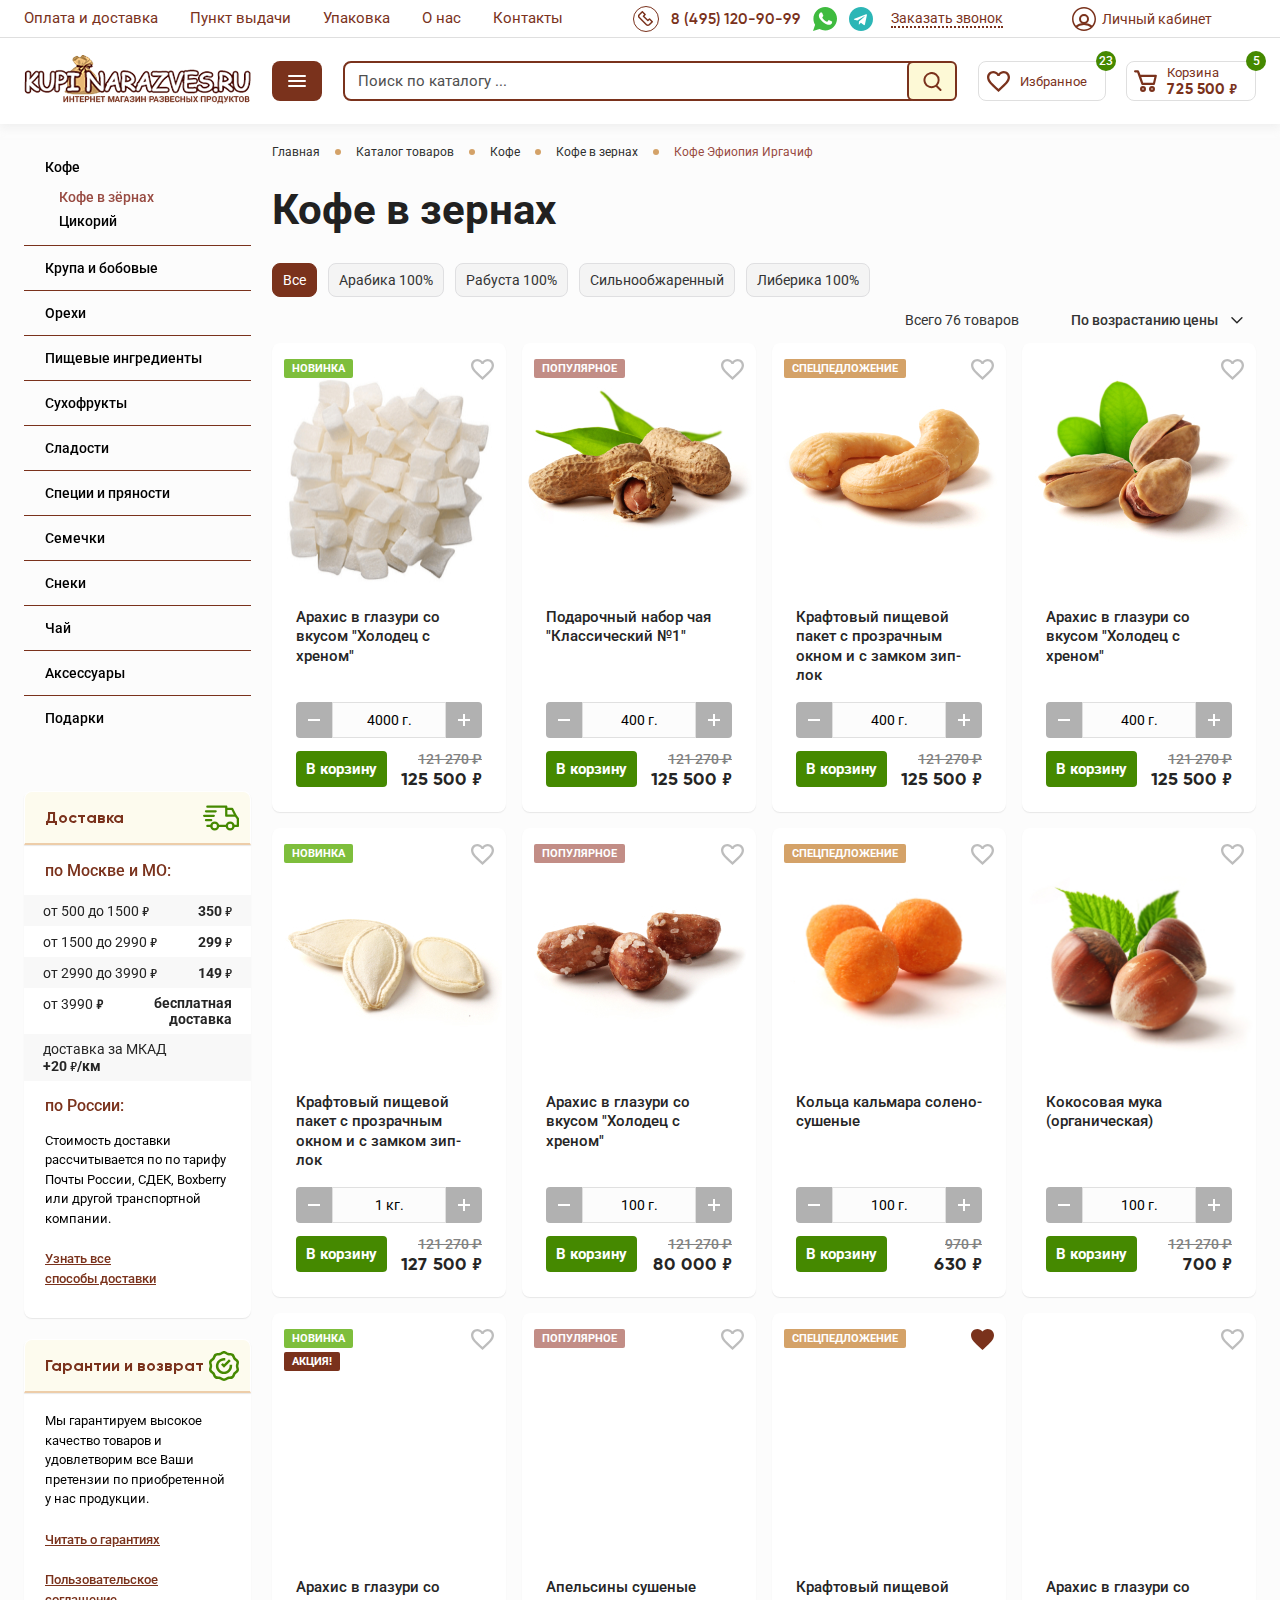
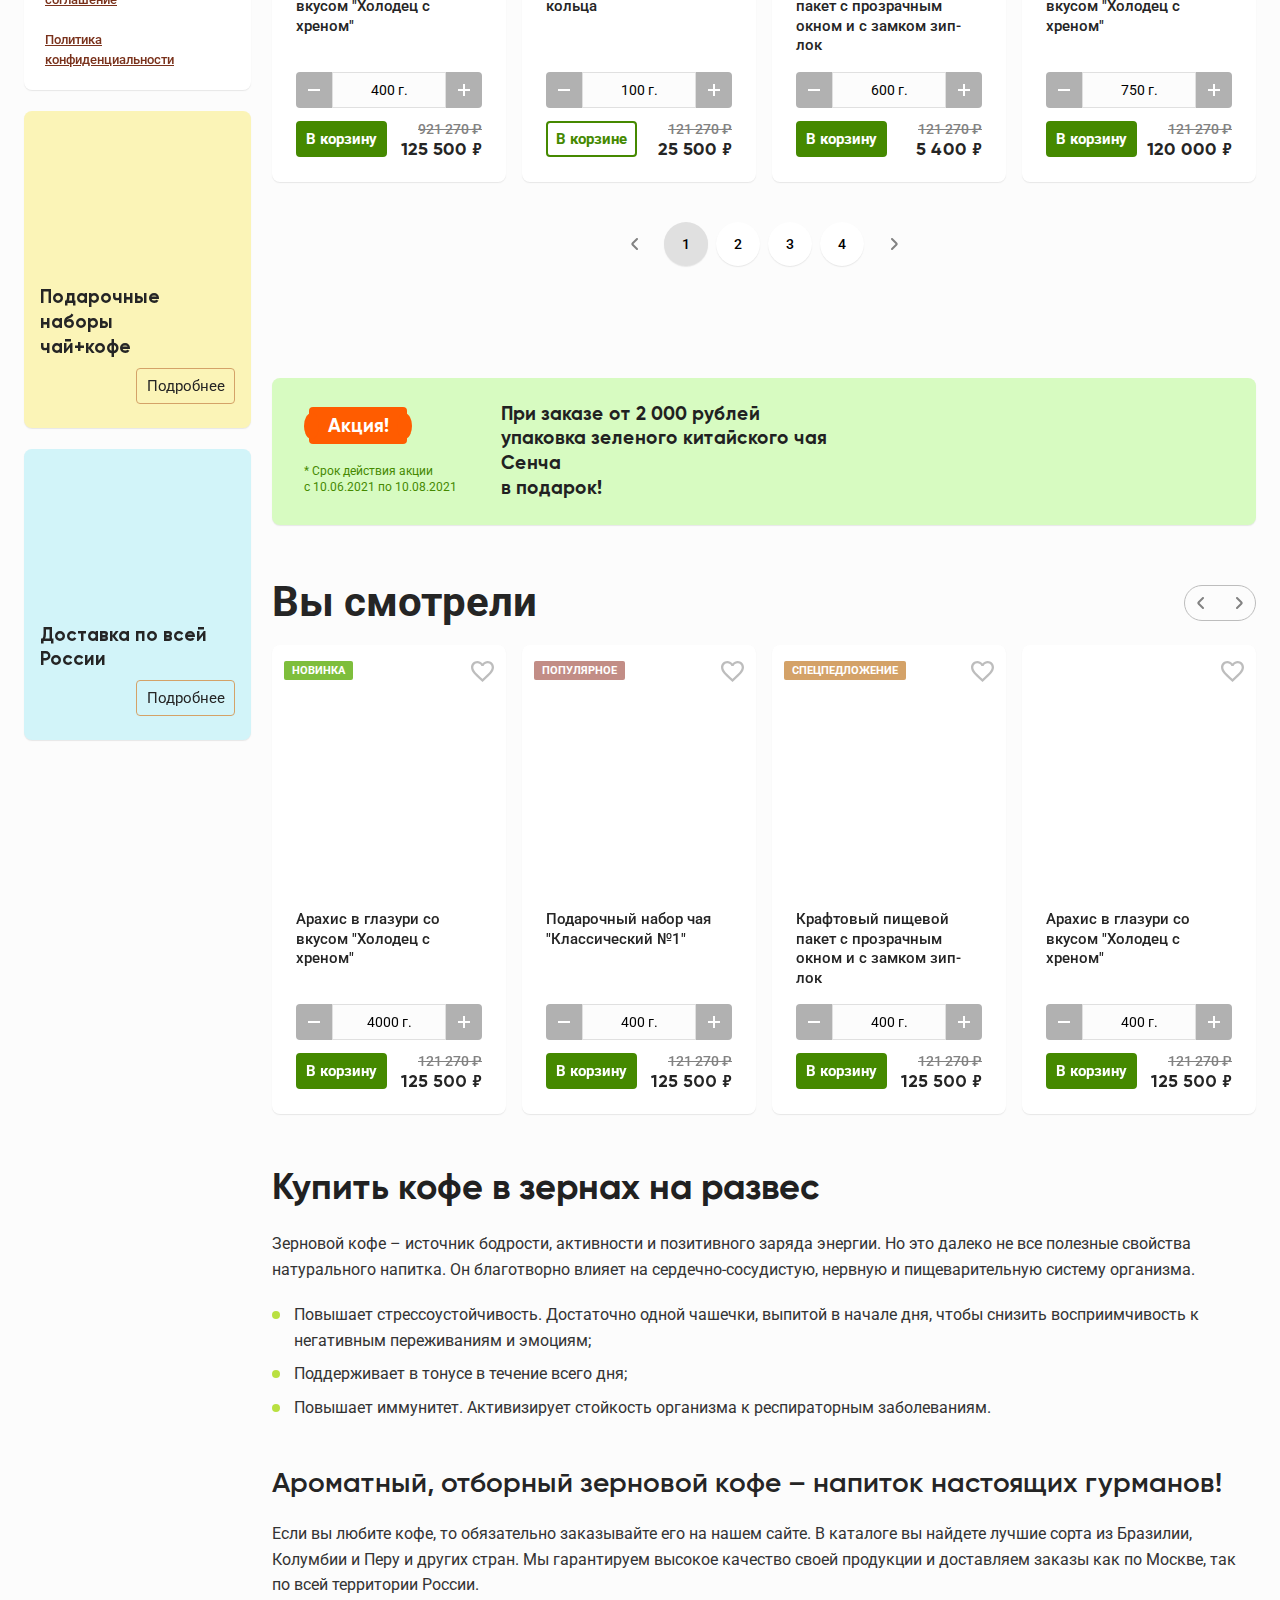
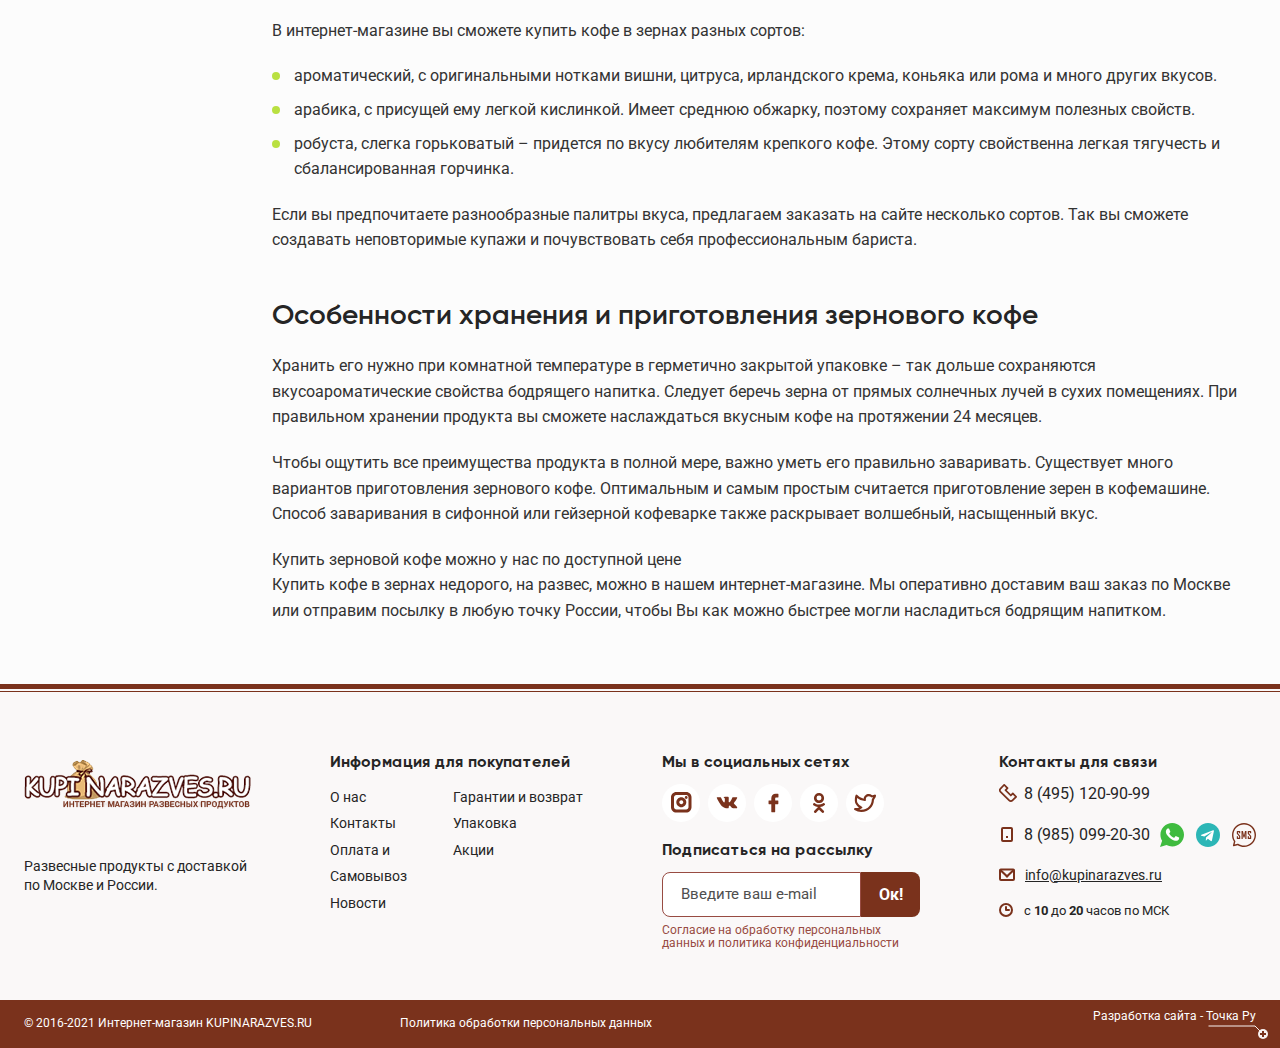
<file: category.html>
<!DOCTYPE html>
<html lang="ru">
	<head>
		<meta http-equiv="Content-Type" content="text/html; charset=utf-8">

		<!-- Адаптирование страницы для мобильных устройств -->
		<meta name="viewport" content="width=device-width, initial-scale=1, maximum-scale=1">

		<!-- Запрет распознования номера телефона -->
		<meta name="format-detection" content="telephone=no">
		<meta name="SKYPE_TOOLBAR" content ="SKYPE_TOOLBAR_PARSER_COMPATIBLE">

		<!-- Заголовок страницы -->
		<title>Заголовок страницы</title>

		<!-- Данное значение часто используют(использовали) поисковые системы -->
		<meta name="description" content="">
		<meta name="keywords" content="">

		<!-- Изменение цвета панели моб. браузера -->
		<meta name="msapplication-TileColor" content="#7A321C">
		<meta name="theme-color" content="#7A321C">

		<!-- Подключение шрифтов с гугла -->
		<link rel="preconnect" href="https://fonts.googleapis.com">
		<link rel="preconnect" href="https://fonts.gstatic.com" crossorigin>
		<link href="https://fonts.googleapis.com/css2?family=Roboto:ital,wght@0,100;0,300;0,400;0,500;0,700;0,900;1,100;1,300;1,400;1,500;1,700;1,900&display=swap" rel="stylesheet">

		<!-- Подключение файлов стилей -->
		<link rel="stylesheet" href="css/swiper-bundle.min.css">
		<link rel="stylesheet" href="css/swiper.css">
		<link rel="stylesheet" href="css/fancybox.css">
		<link rel="stylesheet" href="css/styles.css">

		<link rel="stylesheet" href="css/response_1279.css" media="print, (max-width: 1279px)">
		<link rel="stylesheet" href="css/response_1023.css" media="print, (max-width: 1023px)">
		<link rel="stylesheet" href="css/response_767.css" media="print, (max-width: 767px)">
		<link rel="stylesheet" href="css/response_479.css" media="(max-width: 479px)">
	</head>

	<body>
		<div class="wrap">
			<div class="main">
				<header>
					<div class="top">
						<div class="cont row">
							<div class="links">
								<div><a href="/">Оплата и доставка</a></div>
								<div><a href="/">Пункт выдачи</a></div>
								<div><a href="/">Упаковка</a></div>
								<div><a href="/">О нас</a></div>
								<div><a href="/">Контакты</a></div>
							</div>

							<div class="contacts">
								<div class="phone">
									<a href="tel:84951209099">
										<div class="icon">
											<svg><use xlink:href="images/sprite.svg#ic_phone"></use></svg>
										</div>
										<span>8 (495) 120-90-99</span>
									</a>
								</div>

								<div class="messengers">
									<a href="/">
										<img src="images/ic_whatsapp.svg" alt="">
									</a>

									<a href="/">
										<img src="images/ic_telegram.svg" alt="">
									</a>
								</div>

								<button class="callback_btn modal_btn" data-content="#callback_modal">Заказать звонок</button>
							</div>

							<div class="account">
								<a href="/" class="link">
									<svg class="icon"><use xlink:href="images/sprite.svg#ic_user"></use></svg>
									<span>Личный кабинет</span>
								</a>
							</div>
						</div>
					</div>


					<div class="info">
						<div class="cont row">
							<a href="/" class="logo">
								<img src="images/logo.png" alt="">
							</a>

							<div class="categories">
								<a href="/" class="link">
									<svg class="icon"><use xlink:href="images/sprite.svg#ic_burger"></use></svg>
								</a>

								<!-- <button class="btn mini_modal_btn" data-modal-id="#categories_modal">
									<svg class="icon"><use xlink:href="images/sprite.svg#ic_burger"></use></svg>
									<svg class="icon"><use xlink:href="images/sprite.svg#ic_close"></use></svg>
								</button>

								<div class="mini_modal" id="categories_modal">
									<div><a href="/">Кофе</a></div>
									<div><a href="/">Крупа и бобовые</a></div>
									<div><a href="/">Орехи</a></div>
									<div><a href="/">Пищевые ингредиенты</a></div>
									<div><a href="/">Сухофрукты</a></div>
									<div><a href="/">Сладости</a></div>
									<div><a href="/">Специи и пряности</a></div>
									<div><a href="/">Семечки</a></div>
									<div><a href="/">Снеки</a></div>
									<div><a href="/">Чай</a></div>
									<div><a href="/">Аксессуары</a></div>
									<div><a href="/">Подарки</a></div>
								</div> -->
							</div>

							<div class="search">
								<form action="">
									<input type="text" name="" value="" class="input" placeholder="Поиск по каталогу ...">

									<button type="submit" class="submit_btn">
										<svg class="icon"><use xlink:href="images/sprite.svg#ic_search"></use></svg>
									</button>
								</form>
							</div>

							<a href="/" class="favorite_link">
								<svg class="icon"><use xlink:href="images/sprite.svg#ic_favorite"></use></svg>
								<div>Избранное</div>
								<div class="count">23</div>
							</a>

							<a href="/" class="cart_link">
								<svg class="icon"><use xlink:href="images/sprite.svg#ic_cart"></use></svg>
								<div>
									<div>Корзина</div>
									<div class="price">725 500 <span class="currency">9</span></div>
								</div>
								<div class="count">5</div>
							</a>
						</div>
					</div>
				</header>


				<section class="mob_header">
					<div class="info">
						<div class="cont row">
							<div class="logo">
								<img src="images/logo.png" alt="">
							</div>

							<div class="contacts">
								<div class="phone">
									<a href="tel:84951209099">
										<div class="icon">
											<svg><use xlink:href="images/sprite.svg#ic_phone"></use></svg>
										</div>
										<span>8 (495) 120-90-99</span>
									</a>
								</div>

								<div class="messengers">
									<a href="/">
										<img src="images/ic_whatsapp.svg" alt="">
									</a>

									<a href="/">
										<img src="images/ic_telegram.svg" alt="">
									</a>
								</div>
							</div>

							<div class="account">
								<a href="/" class="link">
									<svg class="icon"><use xlink:href="images/sprite.svg#ic_user"></use></svg>
								</a>
							</div>

							<a href="/" class="favorite_link">
								<svg class="icon"><use xlink:href="images/sprite.svg#ic_favorite"></use></svg>
								<div class="count">23</div>
							</a>

							<a href="/" class="cart_link">
								<svg class="icon"><use xlink:href="images/sprite.svg#ic_cart"></use></svg>
								<div class="count">5</div>
							</a>

							<div class="categories modal_cont">
								<button class="btn mini_modal_btn" data-modal-id="#mob_categories_modal">
									<svg class="icon"><use xlink:href="images/sprite.svg#ic_burger"></use></svg>
									<svg class="icon"><use xlink:href="images/sprite.svg#ic_close"></use></svg>
								</button>

								<div class="mini_modal" id="mob_categories_modal">
									<div><a href="/">Кофе</a></div>
									<div><a href="/">Крупа и бобовые</a></div>
									<div><a href="/">Орехи</a></div>
									<div><a href="/">Пищевые ингредиенты</a></div>
									<div><a href="/">Сухофрукты</a></div>
									<div><a href="/">Сладости</a></div>
									<div><a href="/">Специи и пряности</a></div>
									<div><a href="/">Семечки</a></div>
									<div><a href="/">Снеки</a></div>
									<div><a href="/">Чай</a></div>
									<div><a href="/">Аксессуары</a></div>
									<div><a href="/">Подарки</a></div>
								</div>
							</div>
						</div>
					</div>

					<div class="search">
						<form action="">
							<input type="text" name="" value="" class="input" placeholder="Поиск по каталогу ...">

							<button type="submit" class="submit_btn">
								<svg class="icon"><use xlink:href="images/sprite.svg#ic_search"></use></svg>
							</button>
						</form>
					</div>
				</section>


				<section class="content_flex block">
					<div class="cont row">
						<aside>
							<div class="categories">
								<div>
									<a href="/">Кофе</a>

									<div class="sub_categories">
										<div><a class="active">Кофе в зёрнах</a></div>
										<div><a href="/">Цикорий</a></div>
									</div>
								</div>

								<div><a href="/">Крупа и бобовые</a></div>
								<div><a href="/">Орехи</a></div>
								<div><a href="/">Пищевые ингредиенты</a></div>
								<div><a href="/">Сухофрукты</a></div>
								<div><a href="/">Сладости</a></div>
								<div><a href="/">Специи и пряности</a></div>
								<div><a href="/">Семечки</a></div>
								<div><a href="/">Снеки</a></div>
								<div><a href="/">Чай</a></div>
								<div><a href="/">Аксессуары</a></div>
								<div><a href="/">Подарки</a></div>
							</div>


							<div class="delivery block">
								<div class="head">
									<div class="title">Доставка</div>
									<svg class="icon"><use xlink:href="images/sprite.svg#ic_delivery"></use></svg>
								</div>

								<div class="data">
									<div class="region">
										<div class="title">по Москве и МО:</div>

										<div class="prices">
											<div>
												<div class="name">от 500 до 1500 <span class="currency">7</span></div>
												<div class="price">350 <span class="currency">7</span></div>
											</div>

											<div>
												<div class="name">от 1500 до 2990 <span class="currency">7</span></div>
												<div class="price">299 <span class="currency">7</span></div>
											</div>

											<div>
												<div class="name">от 2990 до 3990 <span class="currency">7</span></div>
												<div class="price">149 <span class="currency">7</span></div>
											</div>

											<div>
												<div class="name">от 3990 <span class="currency">9</span></div>
												<div class="price">бесплатная<br> доставка</div>
											</div>

											<div>
												<div class="name full_w">доставка за МКАД</div>
												<div class="price">+20 <span class="currency">7</span>/км</div>
											</div>
										</div>
									</div>

									<div class="region">
										<div class="title">по России:</div>

										<div class="desc">Стоимость доставки рассчитывается по по тарифу Почты России, СДЕК, Boxberry или другой транспортной компании.</div>
									</div>

									<div class="links">
										<div><a href="/">
											<svg class="icon"><use xlink:href="images/sprite.svg#ic_arrow_right"></use></svg>
											<span>Узнать все<br> способы доставки</span>
										</a></div>
									</div>
								</div>
							</div>


							<div class="guarantee block">
								<div class="head">
									<div class="title">Гарантии и возврат</div>
									<svg class="icon"><use xlink:href="images/sprite.svg#ic_guarantee"></use></svg>
								</div>

								<div class="data">
									<div class="desc">Мы гарантируем высокое качество товаров и удовлетворим все Ваши претензии по приобретенной у нас продукции.</div>

									<div class="links">
										<div><a href="/">
											<svg class="icon"><use xlink:href="images/sprite.svg#ic_arrow_right"></use></svg>
											<span>Читать о гарантиях</span>
										</a></div>

										<div><a href="/">
											<svg class="icon"><use xlink:href="images/sprite.svg#ic_arrow_right"></use></svg>
											<span>Пользовательское соглашение</span>
										</a></div>

										<div><a href="/">
											<svg class="icon"><use xlink:href="images/sprite.svg#ic_arrow_right"></use></svg>
											<span>Политика конфиденциальности</span>
										</a></div>
									</div>
								</div>
							</div>


							<div class="banner">
								<a href="/">
									<div class="thumb">
										<img data-src="images/tmp/aside_banner_img.png" alt="" class="lozad">
									</div>

									<div class="title">Подарочные наборы<br> чай+кофе</div>

									<div class="btn">Подробнее</div>
								</a>
							</div>

							<div class="banner">
								<a href="/" class="color2">
									<div class="thumb">
										<img data-src="images/tmp/aside_banner_img2.png" alt="" class="lozad">
									</div>

									<div class="title">Доставка по всей России</div>

									<div class="btn">Подробнее</div>
								</a>
							</div>
						</aside>


						<section class="content">
							<section class="page_head">
								<div class="breadcrumbs">
									<a href="/">Главная</a> <span class="sep"></span>
									<a href="/">Каталог товаров</a> <span class="sep"></span>
									<a href="/">Кофе</a> <span class="sep"></span>
									<a href="/">Кофе в зернах</a> <span class="sep"></span>
									<span class="current">Кофе Эфиопия Иргачиф</span>
								</div>

								<h1 class="page_title">Кофе в зернах</h1>
							</section>


							<section class="tags">
								<div class="row">
									<div><a class="active">Все</a></div>
									<div><a href="/">Арабика 100%</a></div>
									<div><a href="/">Рабуста 100%</a></div>
									<div><a href="/">Сильнообжаренный</a></div>
									<div><a href="/">Либерика 100%</a></div>
								</div>
							</section>


							<section class="products_head">
								<div class="count">Всего 76 товаров</div>

								<div class="sort">
									<select name="">
										<option value="1">По популярности</option>
										<option value="2">По размеру скидки</option>
										<option value="3" selected>По возрастанию цены</option>
										<option value="4">По убыванию цены</option>
										<option value="5">По алфавиту</option>
										<option value="6">По новизне</option>
									</select>

									<svg class="icon"><use xlink:href="images/sprite.svg#ic_arrow_top"></use></svg>
								</div>
							</section>


							<section class="products">
								<div class="row">
									<div class="product">
										<div class="stickers">
											<div class="sticker new"><span>НОВИНКА</span></div>
										</div>

										<div class="favorite">
											<button class="btn">
												<svg class="icon"><use xlink:href="images/sprite.svg#ic_favorite"></use></svg>
												<svg class="icon"><use xlink:href="images/sprite.svg#ic_favorite2"></use></svg>
											</button>
										</div>

										<a href="/" class="thumb">
											<div><img data-src="images/tmp/product_thumb9.jpg" alt="" class="lozad"></div>
										</a>

										<div class="name">
											<a href="/">Арахис в глазури со вкусом "Холодец с хреном"</a>
										</div>

										<div class="buy">
											<div class="weight">
												<button type="button" class="minus"></button>

												<input type="text" value="4000 г." class="input"
												  data-minimum="100" data-maximum="10000" data-step="100" data-unit=" г.">

												<button type="button" class="plus"></button>
											</div>

											<button class="buy_btn">
												<span>В корзину</span>
												<span>В корзине</span>
											</button>

											<div class="price">
												<div class="old">121 270 ₽</div>
												<div>125 500 <span class="currency">9</span></div>
											</div>
										</div>
									</div>


									<div class="product">
										<div class="stickers">
											<div class="sticker popular"><span>Популярное</span></div>
										</div>

										<div class="favorite">
											<button class="btn">
												<svg class="icon"><use xlink:href="images/sprite.svg#ic_favorite"></use></svg>
												<svg class="icon"><use xlink:href="images/sprite.svg#ic_favorite2"></use></svg>
											</button>
										</div>

										<a href="/" class="thumb">
											<div><img data-src="images/tmp/product_thumb10.jpg" alt="" class="lozad"></div>
										</a>

										<div class="name">
											<a href="/">Подарочный набор чая "Классический №1"</a>
										</div>

										<div class="buy">
											<div class="weight">
												<button type="button" class="minus"></button>

												<input type="text" value="400 г." class="input"
												  data-minimum="100" data-maximum="10000" data-step="100" data-unit=" г.">

												<button type="button" class="plus"></button>
											</div>

											<button class="buy_btn">
												<span>В корзину</span>
												<span>В корзине</span>
											</button>

											<div class="price">
												<div class="old">121 270 ₽</div>
												<div>125 500 <span class="currency">9</span></div>
											</div>
										</div>
									</div>


									<div class="product">
										<div class="stickers">
											<div class="sticker special"><span>Спецпедложение</span></div>
										</div>

										<div class="favorite">
											<button class="btn">
												<svg class="icon"><use xlink:href="images/sprite.svg#ic_favorite"></use></svg>
												<svg class="icon"><use xlink:href="images/sprite.svg#ic_favorite2"></use></svg>
											</button>
										</div>

										<a href="/" class="thumb">
											<div><img data-src="images/tmp/product_thumb11.jpg" alt="" class="lozad"></div>
										</a>

										<div class="name">
											<a href="/">Крафтовый пищевой пакет c прозрачным окном и с замком зип-лок</a>
										</div>

										<div class="buy">
											<div class="weight">
												<button type="button" class="minus"></button>

												<input type="text" value="400 г." class="input"
												  data-minimum="100" data-maximum="10000" data-step="100" data-unit=" г.">

												<button type="button" class="plus"></button>
											</div>

											<button class="buy_btn">
												<span>В корзину</span>
												<span>В корзине</span>
											</button>

											<div class="price">
												<div class="old">121 270 ₽</div>
												<div>125 500 <span class="currency">9</span></div>
											</div>
										</div>
									</div>


									<div class="product">
										<div class="favorite">
											<button class="btn">
												<svg class="icon"><use xlink:href="images/sprite.svg#ic_favorite"></use></svg>
												<svg class="icon"><use xlink:href="images/sprite.svg#ic_favorite2"></use></svg>
											</button>
										</div>

										<a href="/" class="thumb">
											<div><img data-src="images/tmp/product_thumb12.jpg" alt="" class="lozad"></div>
										</a>

										<div class="name">
											<a href="/">Арахис в глазури со вкусом "Холодец с хреном"</a>
										</div>

										<div class="buy">
											<div class="weight">
												<button type="button" class="minus"></button>

												<input type="text" value="400 г." class="input"
												  data-minimum="100" data-maximum="10000" data-step="100" data-unit=" г.">

												<button type="button" class="plus"></button>
											</div>

											<button class="buy_btn">
												<span>В корзину</span>
												<span>В корзине</span>
											</button>

											<div class="price">
												<div class="old">121 270 ₽</div>
												<div>125 500 <span class="currency">9</span></div>
											</div>
										</div>
									</div>


									<div class="product">
										<div class="stickers">
											<div class="sticker new"><span>НОВИНКА</span></div>
										</div>

										<div class="favorite">
											<button class="btn">
												<svg class="icon"><use xlink:href="images/sprite.svg#ic_favorite"></use></svg>
												<svg class="icon"><use xlink:href="images/sprite.svg#ic_favorite2"></use></svg>
											</button>
										</div>

										<a href="/" class="thumb">
											<div><img data-src="images/tmp/product_thumb5.jpg" alt="" class="lozad"></div>
										</a>

										<div class="name">
											<a href="/">Крафтовый пищевой пакет c прозрачным окном и с замком зип-лок</a>
										</div>

										<div class="buy">
											<div class="weight">
												<button type="button" class="minus"></button>

												<input type="text" value="1 кг." class="input"
												  data-minimum="1" data-maximum="100" data-step="1" data-unit=" кг.">

												<button type="button" class="plus"></button>
											</div>

											<button class="buy_btn">
												<span>В корзину</span>
												<span>В корзине</span>
											</button>

											<div class="price">
												<div class="old">121 270 ₽</div>
												<div>127 500 <span class="currency">9</span></div>
											</div>
										</div>
									</div>


									<div class="product">
										<div class="stickers">
											<div class="sticker popular"><span>Популярное</span></div>
										</div>

										<div class="favorite">
											<button class="btn">
												<svg class="icon"><use xlink:href="images/sprite.svg#ic_favorite"></use></svg>
												<svg class="icon"><use xlink:href="images/sprite.svg#ic_favorite2"></use></svg>
											</button>
										</div>

										<a href="/" class="thumb">
											<div><img data-src="images/tmp/product_thumb6.jpg" alt="" class="lozad"></div>
										</a>

										<div class="name">
											<a href="/">Арахис в глазури со вкусом "Холодец с хреном"</a>
										</div>

										<div class="buy">
											<div class="weight">
												<button type="button" class="minus"></button>

												<input type="text" value="100 г." class="input"
												  data-minimum="100" data-maximum="10000" data-step="100" data-unit=" г.">

												<button type="button" class="plus"></button>
											</div>

											<button class="buy_btn">
												<span>В корзину</span>
												<span>В корзине</span>
											</button>

											<div class="price">
												<div class="old">121 270 ₽</div>
												<div>80 000 <span class="currency">9</span></div>
											</div>
										</div>
									</div>


									<div class="product">
										<div class="stickers">
											<div class="sticker special"><span>Спецпедложение</span></div>
										</div>

										<div class="favorite">
											<button class="btn">
												<svg class="icon"><use xlink:href="images/sprite.svg#ic_favorite"></use></svg>
												<svg class="icon"><use xlink:href="images/sprite.svg#ic_favorite2"></use></svg>
											</button>
										</div>

										<a href="/" class="thumb">
											<div><img data-src="images/tmp/product_thumb7.jpg" alt="" class="lozad"></div>
										</a>

										<div class="name">
											<a href="/">Кольца кальмара солено-сушеные</a>
										</div>

										<div class="buy">
											<div class="weight">
												<button type="button" class="minus"></button>

												<input type="text" value="100 г." class="input"
												  data-minimum="100" data-maximum="10000" data-step="100" data-unit=" г.">

												<button type="button" class="plus"></button>
											</div>

											<button class="buy_btn">
												<span>В корзину</span>
												<span>В корзине</span>
											</button>

											<div class="price">
												<div class="old">970 ₽</div>
												<div>630 <span class="currency">9</span></div>
											</div>
										</div>
									</div>


									<div class="product">
										<div class="favorite">
											<button class="btn">
												<svg class="icon"><use xlink:href="images/sprite.svg#ic_favorite"></use></svg>
												<svg class="icon"><use xlink:href="images/sprite.svg#ic_favorite2"></use></svg>
											</button>
										</div>

										<a href="/" class="thumb">
											<div><img data-src="images/tmp/product_thumb8.jpg" alt="" class="lozad"></div>
										</a>

										<div class="name">
											<a href="/">Кокосовая мука (органическая)</a>
										</div>

										<div class="buy">
											<div class="weight">
												<button type="button" class="minus"></button>

												<input type="text" value="100 г." class="input"
												  data-minimum="100" data-maximum="10000" data-step="100" data-unit=" г.">

												<button type="button" class="plus"></button>
											</div>

											<button class="buy_btn">
												<span>В корзину</span>
												<span>В корзине</span>
											</button>

											<div class="price">
												<div class="old">121 270 ₽</div>
												<div>700 <span class="currency">9</span></div>
											</div>
										</div>
									</div>


									<div class="product">
										<div class="stickers">
											<div class="sticker new"><span>НОВИНКА</span></div>
											<div class="sticker stock"><span>АКЦИЯ!</span></div>
										</div>

										<div class="favorite">
											<button class="btn">
												<svg class="icon"><use xlink:href="images/sprite.svg#ic_favorite"></use></svg>
												<svg class="icon"><use xlink:href="images/sprite.svg#ic_favorite2"></use></svg>
											</button>
										</div>

										<a href="/" class="thumb">
											<div><img data-src="images/tmp/product_thumb.jpg" alt="" class="lozad"></div>
										</a>

										<div class="name">
											<a href="/">Арахис в глазури со вкусом "Холодец с хреном"</a>
										</div>

										<div class="buy">
											<div class="weight">
												<button type="button" class="minus"></button>

												<input type="text" value="400 г." class="input"
												  data-minimum="100" data-maximum="10000" data-step="100" data-unit=" г.">

												<button type="button" class="plus"></button>
											</div>

											<button class="buy_btn">
												<span>В корзину</span>
												<span>В корзине</span>
											</button>

											<div class="price">
												<div class="old">921 270 ₽</div>
												<div>125 500 <span class="currency">9</span></div>
											</div>
										</div>
									</div>


									<div class="product">
										<div class="stickers">
											<div class="sticker popular"><span>Популярное</span></div>
										</div>

										<div class="favorite">
											<button class="btn">
												<svg class="icon"><use xlink:href="images/sprite.svg#ic_favorite"></use></svg>
												<svg class="icon"><use xlink:href="images/sprite.svg#ic_favorite2"></use></svg>
											</button>
										</div>

										<a href="/" class="thumb">
											<div><img data-src="images/tmp/product_thumb2.jpg" alt="" class="lozad"></div>
										</a>

										<div class="name">
											<a href="/">Апельсины сушеные кольца</a>
										</div>

										<div class="buy">
											<div class="weight">
												<button type="button" class="minus"></button>

												<input type="text" value="100 г." class="input"
												  data-minimum="100" data-maximum="10000" data-step="100" data-unit=" г.">

												<button type="button" class="plus"></button>
											</div>

											<button class="buy_btn active">
												<span>В корзину</span>
												<span>В корзине</span>
											</button>

											<div class="price">
												<div class="old">121 270 ₽</div>
												<div>25 500 <span class="currency">9</span></div>
											</div>
										</div>
									</div>


									<div class="product">
										<div class="stickers">
											<div class="sticker special"><span>Спецпедложение</span></div>
										</div>

										<div class="favorite">
											<button class="btn active">
												<svg class="icon"><use xlink:href="images/sprite.svg#ic_favorite"></use></svg>
												<svg class="icon"><use xlink:href="images/sprite.svg#ic_favorite2"></use></svg>
											</button>
										</div>

										<a href="/" class="thumb">
											<div><img data-src="images/tmp/product_thumb3.jpg" alt="" class="lozad"></div>
										</a>

										<div class="name">
											<a href="/">Крафтовый пищевой пакет c прозрачным окном и с замком зип-лок</a>
										</div>

										<div class="buy">
											<div class="weight">
												<button type="button" class="minus"></button>

												<input type="text" value="600 г." class="input"
												  data-minimum="100" data-maximum="10000" data-step="100" data-unit=" г.">

												<button type="button" class="plus"></button>
											</div>

											<button class="buy_btn">
												<span>В корзину</span>
												<span>В корзине</span>
											</button>

											<div class="price">
												<div class="old">121 270 ₽</div>
												<div>5 400 <span class="currency">9</span></div>
											</div>
										</div>
									</div>


									<div class="product">
										<div class="favorite">
											<button class="btn">
												<svg class="icon"><use xlink:href="images/sprite.svg#ic_favorite"></use></svg>
												<svg class="icon"><use xlink:href="images/sprite.svg#ic_favorite2"></use></svg>
											</button>
										</div>

										<a href="/" class="thumb">
											<div><img data-src="images/tmp/product_thumb4.jpg" alt="" class="lozad"></div>
										</a>

										<div class="name">
											<a href="/">Арахис в глазури со вкусом "Холодец с хреном"</a>
										</div>

										<div class="buy">
											<div class="weight">
												<button type="button" class="minus"></button>

												<input type="text" value="750 г." class="input"
												  data-minimum="100" data-maximum="10000" data-step="100" data-unit=" г.">

												<button type="button" class="plus"></button>
											</div>

											<button class="buy_btn">
												<span>В корзину</span>
												<span>В корзине</span>
											</button>

											<div class="price">
												<div class="old">121 270 ₽</div>
												<div>120 000 <span class="currency">9</span></div>
											</div>
										</div>
									</div>
								</div>


								<div class="pagination center">
									<a href="/" class="prev">
										<svg class="icon"><use xlink:href="images/sprite.svg#ic_slider_arrow"></use></svg>
									</a>

									<a class="active">1</a>
									<a href="/">2</a>
									<a href="/">3</a>
									<a href="/">4</a>

									<a href="/" class="next">
										<svg class="icon"><use xlink:href="images/sprite.svg#ic_slider_arrow"></use></svg>
									</a>
								</div>
							</section>


							<section class="banner big_margin">
								<div class="stock">
									<div class="sticker">Акция!</div>
									<div class="desc">* Срок действия акции<br> с 10.06.2021 по 10.08.2021</div>
								</div>

								<div class="title">При заказе от 2 000 рублей<br> упаковка зеленого китайского чая Сенча<br> в подарок!</div>

								<img data-src="images/tmp/content_banner_img.png" alt="" class="img lozad">
							</section>


							<section class="products">
								<div class="block_head padding_right">
									<div class="title">Вы смотрели</div>
								</div>

								<div class="swiper-container" id="products_slider3">
									<div class="swiper-wrapper">
										<div class="slide swiper-slide">
											<div class="product">
												<div class="stickers">
													<div class="sticker new"><span>НОВИНКА</span></div>
												</div>

												<div class="favorite">
													<button class="btn">
														<svg class="icon"><use xlink:href="images/sprite.svg#ic_favorite"></use></svg>
														<svg class="icon"><use xlink:href="images/sprite.svg#ic_favorite2"></use></svg>
													</button>
												</div>

												<a href="/" class="thumb">
													<div><img data-src="images/tmp/product_thumb9.jpg" alt="" class="lozad"></div>
												</a>

												<div class="name">
													<a href="/">Арахис в глазури со вкусом "Холодец с хреном"</a>
												</div>

												<div class="buy">
													<div class="weight">
														<button type="button" class="minus"></button>

														<input type="text" value="4000 г." class="input"
														  data-minimum="100" data-maximum="10000" data-step="100" data-unit=" г.">

														<button type="button" class="plus"></button>
													</div>

													<button class="buy_btn">
														<span>В корзину</span>
														<span>В корзине</span>
													</button>

													<div class="price">
														<div class="old">121 270 ₽</div>
														<div>125 500 <span class="currency">9</span></div>
													</div>
												</div>
											</div>
										</div>


										<div class="slide swiper-slide">
											<div class="product">
												<div class="stickers">
													<div class="sticker popular"><span>Популярное</span></div>
												</div>

												<div class="favorite">
													<button class="btn">
														<svg class="icon"><use xlink:href="images/sprite.svg#ic_favorite"></use></svg>
														<svg class="icon"><use xlink:href="images/sprite.svg#ic_favorite2"></use></svg>
													</button>
												</div>

												<a href="/" class="thumb">
													<div><img data-src="images/tmp/product_thumb10.jpg" alt="" class="lozad"></div>
												</a>

												<div class="name">
													<a href="/">Подарочный набор чая "Классический №1"</a>
												</div>

												<div class="buy">
													<div class="weight">
														<button type="button" class="minus"></button>

														<input type="text" value="400 г." class="input"
														  data-minimum="100" data-maximum="10000" data-step="100" data-unit=" г.">

														<button type="button" class="plus"></button>
													</div>

													<button class="buy_btn">
														<span>В корзину</span>
														<span>В корзине</span>
													</button>

													<div class="price">
														<div class="old">121 270 ₽</div>
														<div>125 500 <span class="currency">9</span></div>
													</div>
												</div>
											</div>
										</div>


										<div class="slide swiper-slide">
											<div class="product">
												<div class="stickers">
													<div class="sticker special"><span>Спецпедложение</span></div>
												</div>

												<div class="favorite">
													<button class="btn">
														<svg class="icon"><use xlink:href="images/sprite.svg#ic_favorite"></use></svg>
														<svg class="icon"><use xlink:href="images/sprite.svg#ic_favorite2"></use></svg>
													</button>
												</div>

												<a href="/" class="thumb">
													<div><img data-src="images/tmp/product_thumb11.jpg" alt="" class="lozad"></div>
												</a>

												<div class="name">
													<a href="/">Крафтовый пищевой пакет c прозрачным окном и с замком зип-лок</a>
												</div>

												<div class="buy">
													<div class="weight">
														<button type="button" class="minus"></button>

														<input type="text" value="400 г." class="input"
														  data-minimum="100" data-maximum="10000" data-step="100" data-unit=" г.">

														<button type="button" class="plus"></button>
													</div>

													<button class="buy_btn">
														<span>В корзину</span>
														<span>В корзине</span>
													</button>

													<div class="price">
														<div class="old">121 270 ₽</div>
														<div>125 500 <span class="currency">9</span></div>
													</div>
												</div>
											</div>
										</div>


										<div class="slide swiper-slide">
											<div class="product">
												<div class="favorite">
													<button class="btn">
														<svg class="icon"><use xlink:href="images/sprite.svg#ic_favorite"></use></svg>
														<svg class="icon"><use xlink:href="images/sprite.svg#ic_favorite2"></use></svg>
													</button>
												</div>

												<a href="/" class="thumb">
													<div><img data-src="images/tmp/product_thumb12.jpg" alt="" class="lozad"></div>
												</a>

												<div class="name">
													<a href="/">Арахис в глазури со вкусом "Холодец с хреном"</a>
												</div>

												<div class="buy">
													<div class="weight">
														<button type="button" class="minus"></button>

														<input type="text" value="400 г." class="input"
														  data-minimum="100" data-maximum="10000" data-step="100" data-unit=" г.">

														<button type="button" class="plus"></button>
													</div>

													<button class="buy_btn">
														<span>В корзину</span>
														<span>В корзине</span>
													</button>

													<div class="price">
														<div class="old">121 270 ₽</div>
														<div>125 500 <span class="currency">9</span></div>
													</div>
												</div>
											</div>
										</div>


										<div class="slide swiper-slide">
											<div class="product">
												<div class="stickers">
													<div class="sticker new"><span>НОВИНКА</span></div>
												</div>

												<div class="favorite">
													<button class="btn">
														<svg class="icon"><use xlink:href="images/sprite.svg#ic_favorite"></use></svg>
														<svg class="icon"><use xlink:href="images/sprite.svg#ic_favorite2"></use></svg>
													</button>
												</div>

												<a href="/" class="thumb">
													<div><img data-src="images/tmp/product_thumb9.jpg" alt="" class="lozad"></div>
												</a>

												<div class="name">
													<a href="/">Арахис в глазури со вкусом "Холодец с хреном"</a>
												</div>

												<div class="buy">
													<div class="weight">
														<button type="button" class="minus"></button>

														<input type="text" value="4000 г." class="input"
														  data-minimum="100" data-maximum="10000" data-step="100" data-unit=" г.">

														<button type="button" class="plus"></button>
													</div>

													<button class="buy_btn">
														<span>В корзину</span>
														<span>В корзине</span>
													</button>

													<div class="price">
														<div class="old">121 270 ₽</div>
														<div>125 500 <span class="currency">9</span></div>
													</div>
												</div>
											</div>
										</div>


										<div class="slide swiper-slide">
											<div class="product">
												<div class="stickers">
													<div class="sticker popular"><span>Популярное</span></div>
												</div>

												<div class="favorite">
													<button class="btn">
														<svg class="icon"><use xlink:href="images/sprite.svg#ic_favorite"></use></svg>
														<svg class="icon"><use xlink:href="images/sprite.svg#ic_favorite2"></use></svg>
													</button>
												</div>

												<a href="/" class="thumb">
													<div><img data-src="images/tmp/product_thumb10.jpg" alt="" class="lozad"></div>
												</a>

												<div class="name">
													<a href="/">Подарочный набор чая "Классический №1"</a>
												</div>

												<div class="buy">
													<div class="weight">
														<button type="button" class="minus"></button>

														<input type="text" value="400 г." class="input"
														  data-minimum="100" data-maximum="10000" data-step="100" data-unit=" г.">

														<button type="button" class="plus"></button>
													</div>

													<button class="buy_btn">
														<span>В корзину</span>
														<span>В корзине</span>
													</button>

													<div class="price">
														<div class="old">121 270 ₽</div>
														<div>125 500 <span class="currency">9</span></div>
													</div>
												</div>
											</div>
										</div>


										<div class="slide swiper-slide">
											<div class="product">
												<div class="stickers">
													<div class="sticker special"><span>Спецпедложение</span></div>
												</div>

												<div class="favorite">
													<button class="btn">
														<svg class="icon"><use xlink:href="images/sprite.svg#ic_favorite"></use></svg>
														<svg class="icon"><use xlink:href="images/sprite.svg#ic_favorite2"></use></svg>
													</button>
												</div>

												<a href="/" class="thumb">
													<div><img data-src="images/tmp/product_thumb11.jpg" alt="" class="lozad"></div>
												</a>

												<div class="name">
													<a href="/">Крафтовый пищевой пакет c прозрачным окном и с замком зип-лок</a>
												</div>

												<div class="buy">
													<div class="weight">
														<button type="button" class="minus"></button>

														<input type="text" value="400 г." class="input"
														  data-minimum="100" data-maximum="10000" data-step="100" data-unit=" г.">

														<button type="button" class="plus"></button>
													</div>

													<button class="buy_btn">
														<span>В корзину</span>
														<span>В корзине</span>
													</button>

													<div class="price">
														<div class="old">121 270 ₽</div>
														<div>125 500 <span class="currency">9</span></div>
													</div>
												</div>
											</div>
										</div>


										<div class="slide swiper-slide">
											<div class="product">
												<div class="favorite">
													<button class="btn">
														<svg class="icon"><use xlink:href="images/sprite.svg#ic_favorite"></use></svg>
														<svg class="icon"><use xlink:href="images/sprite.svg#ic_favorite2"></use></svg>
													</button>
												</div>

												<a href="/" class="thumb">
													<div><img data-src="images/tmp/product_thumb12.jpg" alt="" class="lozad"></div>
												</a>

												<div class="name">
													<a href="/">Арахис в глазури со вкусом "Холодец с хреном"</a>
												</div>

												<div class="buy">
													<div class="weight">
														<button type="button" class="minus"></button>

														<input type="text" value="400 г." class="input"
														  data-minimum="100" data-maximum="10000" data-step="100" data-unit=" г.">

														<button type="button" class="plus"></button>
													</div>

													<button class="buy_btn">
														<span>В корзину</span>
														<span>В корзине</span>
													</button>

													<div class="price">
														<div class="old">121 270 ₽</div>
														<div>125 500 <span class="currency">9</span></div>
													</div>
												</div>
											</div>
										</div>
									</div>

									<div class="prev_next">
										<div class="swiper-button-prev">
											<svg class="icon"><use xlink:href="images/sprite.svg#ic_slider_arrow"></use></svg>
										</div>

										<div class="swiper-button-next">
											<svg class="icon"><use xlink:href="images/sprite.svg#ic_slider_arrow"></use></svg>
										</div>
									</div>
								</div>
							</section>


							<section class="text_block">
								<div class="title">Купить кофе в зернах на развес</div>

								<p>Зерновой кофе – источник бодрости, активности и позитивного заряда энергии. Но это далеко не все полезные свойства натурального напитка. Он благотворно влияет на сердечно-сосудистую, нервную и пищеварительную систему организма.</p>

								<ul>
									<li>Повышает стрессоустойчивость. Достаточно одной чашечки, выпитой в начале дня, чтобы снизить восприимчивость к негативным переживаниям и эмоциям;</li>

									<li>Поддерживает в тонусе в течение всего дня;</li>

									<li>Повышает иммунитет. Активизирует стойкость организма к респираторным заболеваниям.</li>
								</ul>

								<h3>Ароматный, отборный зерновой кофе – напиток настоящих гурманов!</h3>

								<p>Если вы любите кофе, то обязательно заказывайте его на нашем сайте. В каталоге вы найдете лучшие сорта из Бразилии, Колумбии и Перу и других стран. Мы гарантируем высокое качество своей продукции и доставляем заказы как по Москве, так по всей территории России.</p>

								<p>В интернет-магазине вы сможете купить кофе в зернах разных сортов:</p>

								<ul>
									<li>ароматический, с оригинальными нотками вишни, цитруса, ирландского крема, коньяка или рома и много других вкусов.</li>

									<li>арабика, с присущей ему легкой кислинкой. Имеет среднюю обжарку, поэтому сохраняет максимум полезных свойств.</li>

									<li>робуста, слегка горьковатый – придется по вкусу любителям крепкого кофе. Этому сорту свойственна легкая тягучесть и сбалансированная горчинка.</li>
								</ul>

								<p>Если вы предпочитаете разнообразные палитры вкуса, предлагаем заказать на сайте несколько сортов. Так вы сможете создавать неповторимые купажи и почувствовать себя профессиональным бариста.</p>

								<h3>Особенности хранения и приготовления зернового кофе</h3>

								<p>Хранить его нужно при комнатной температуре в герметично закрытой упаковке – так дольше сохраняются вкусоароматические свойства бодрящего напитка. Следует беречь зерна от прямых солнечных лучей в сухих помещениях. При правильном хранении продукта вы сможете наслаждаться вкусным кофе на протяжении 24 месяцев.</p>

								<p>Чтобы ощутить все преимущества продукта в полной мере, важно уметь его правильно заваривать. Существует много вариантов приготовления зернового кофе. Оптимальным и самым простым считается приготовление зерен в кофемашине. Способ заваривания в сифонной или гейзерной кофеварке также раскрывает волшебный, насыщенный вкус.</p>

								<p>Купить зерновой кофе можно у нас по доступной цене<br> Купить кофе в зернах недорого, на развес, можно в нашем интернет-магазине. Мы оперативно доставим ваш заказ по Москве или отправим посылку в любую точку России, чтобы Вы как можно быстрее могли насладиться бодрящим напитком.</p>
							</section>
						</section>
					</div>
				</section>
			</div>


			<footer>
				<div class="info">
					<div class="cont row">
						<div class="col_left">
							<div class="logo">
								<img src="images/logo.png" alt="">
							</div>

							<div class="desc">Развесные продукты с доставкой по Москве и России.</div>
						</div>

						<div class="links">
							<div class="title">Информация для покупателей</div>

							<div class="items cols">
								<div class="col">
									<div><a href="/">О нас</a></div>
									<div><a href="/">Контакты</a></div>
									<div><a href="/">Оплата и </a></div>
									<div><a href="/">Самовывоз</a></div>
									<div><a href="/">Новости</a></div>
								</div>

								<div class="col">
									<div><a href="/">Гарантии и возврат</a></div>
									<div><a href="/">Упаковка</a></div>
									<div><a href="/">Акции</a></div>
								</div>
							</div>
						</div>

						<div class="col_center">
							<div class="socials">
								<div class="title">Мы в социальных сетях</div>

								<div class="items">
									<a href="/" target="_blank" rel="noopener nofollow" class="instagram_link">
										<svg class="icon"><use xlink:href="images/sprite.svg#ic_instagram"></use></svg>
									</a>

									<a href="/" target="_blank" rel="noopener nofollow" class="vkontakte_link">
										<svg class="icon"><use xlink:href="images/sprite.svg#ic_vkontakte"></use></svg>
									</a>

									<a href="/" target="_blank" rel="noopener nofollow" class="facebook_link">
										<svg class="icon"><use xlink:href="images/sprite.svg#ic_facebook"></use></svg>
									</a>

									<a href="/" target="_blank" rel="noopener nofollow" class="odnokl_link">
										<svg class="icon"><use xlink:href="images/sprite.svg#ic_odnokl"></use></svg>
									</a>

									<a href="/" target="_blank" rel="noopener nofollow" class="twitter_link">
										<svg class="icon"><use xlink:href="images/sprite.svg#ic_twitter"></use></svg>
									</a>
								</div>
							</div>

							<div class="subscribe">
								<div class="title">Подписаться на рассылку</div>

								<form action="">
									<input type="email" name="" value="" class="input" placeholder="Введите ваш e-mail">

									<button type="submit" class="submit_btn">Ок!</button>

									<div class="agree">
										<a href="/" target="_blank">Согласие на обработку персональных данных и политика конфиденциальности</a>
									</div>
								</form>
							</div>
						</div>

						<div class="contacts">
							<div class="title">Контакты для связи</div>

							<div class="phone">
								<svg class="icon"><use xlink:href="images/sprite.svg#ic_phone"></use></svg>
								<a href="tel:84951209099">8 (495) 120-90-99</a>
							</div>

							<div class="messengers">
								<svg class="icon"><use xlink:href="images/sprite.svg#ic_mobile"></use></svg>
								<div class="number">8 (985) 099-20-30</div>

								<a href="/">
									<img src="images/ic_whatsapp.svg" alt="">
								</a>

								<a href="/">
									<img src="images/ic_telegram.svg" alt="">
								</a>

								<a href="/">
									<img src="images/ic_sms.svg" alt="">
								</a>
							</div>

							<div class="email">
								<svg class="icon"><use xlink:href="images/sprite.svg#ic_email"></use></svg>
								<a href="mailto:info@kupinarazves.ru">info@kupinarazves.ru</a>
							</div>

							<div class="time">
								<svg class="icon"><use xlink:href="images/sprite.svg#ic_time"></use></svg>
								<span>с <b>10</b> до <b>20</b> часов по МСК</span>
							</div>
						</div>
					</div>
				</div>


				<div class="bottom">
					<div class="cont row">
						<div class="copyright">&copy; 2016-2021 Интернет-магазин KUPINARAZVES.RU</div>

						<div class="privacy_policy_link">
							<a href="/">Политика обработки персональных данных </a>
						</div>

						<div class="creator">
							<a href="/" rel="nooperner" target="_blank">Разработка сайта - Точка Ру</a>
						</div>
					</div>
				</div>
			</footer>


			<div class="buttonUp">
				<button class="btn">
					<svg class="icon"><use xlink:href="images/sprite.svg#ic_arrow_top"></use></svg>
				</button>
			</div>

			<div class="overlay"></div>
		</div>


		<div class="supports_error">
			Ваш браузер устарел рекомендуем обновить его до последней версии<br> или использовать другой более современный.
		</div>


		<section class="modal" id="callback_modal">
			<div class="modal_title">Обратный звонок</div>

			<div class="modal_data">
				<form action="" class="form custom_submit">
					<div class="line">
						<div class="field">
							<input type="text" name="" value="" class="input" placeholder="Имя">
						</div>
					</div>

					<div class="line">
						<div class="field">
							<input type="tel" name="" value="" class="input" placeholder="Телефон">
						</div>
					</div>

					<div class="line agree">Нажимая на кнопку, я соглашаюсь на обработку моих персональных данных и принимаю <a href="/" target="_blank">политику конфиденциальности</a></div>

					<div class="submit">
						<button type="submit" class="submit_btn">Отправить</button>
					</div>
				</form>
			</div>
		</section>


		<section class="modal" id="success_modal">
			<div class="modal_title">Спасибо!</div>

			<div class="modal_desc">Ваш запрос успешно отправлен. Наш менеджер свяжется с вами<br> в ближайшее время.</div>
		</section>


		<!-- Подключение javascript файлов -->
		<script src="js/jquery-3.5.0.min.js"></script>
		<script src="js/lozad.min.js"></script>
		<script src="js/swiper-bundle.min.js"></script>
		<script src="js/inputmask.min.js"></script>
		<script src="js/nice-select.js"></script>
		<script src="js/fancybox.min.js"></script>
		<script src="js/functions.js"></script>
		<script src="js/scripts.js"></script>
	</body>
</html>
</file>
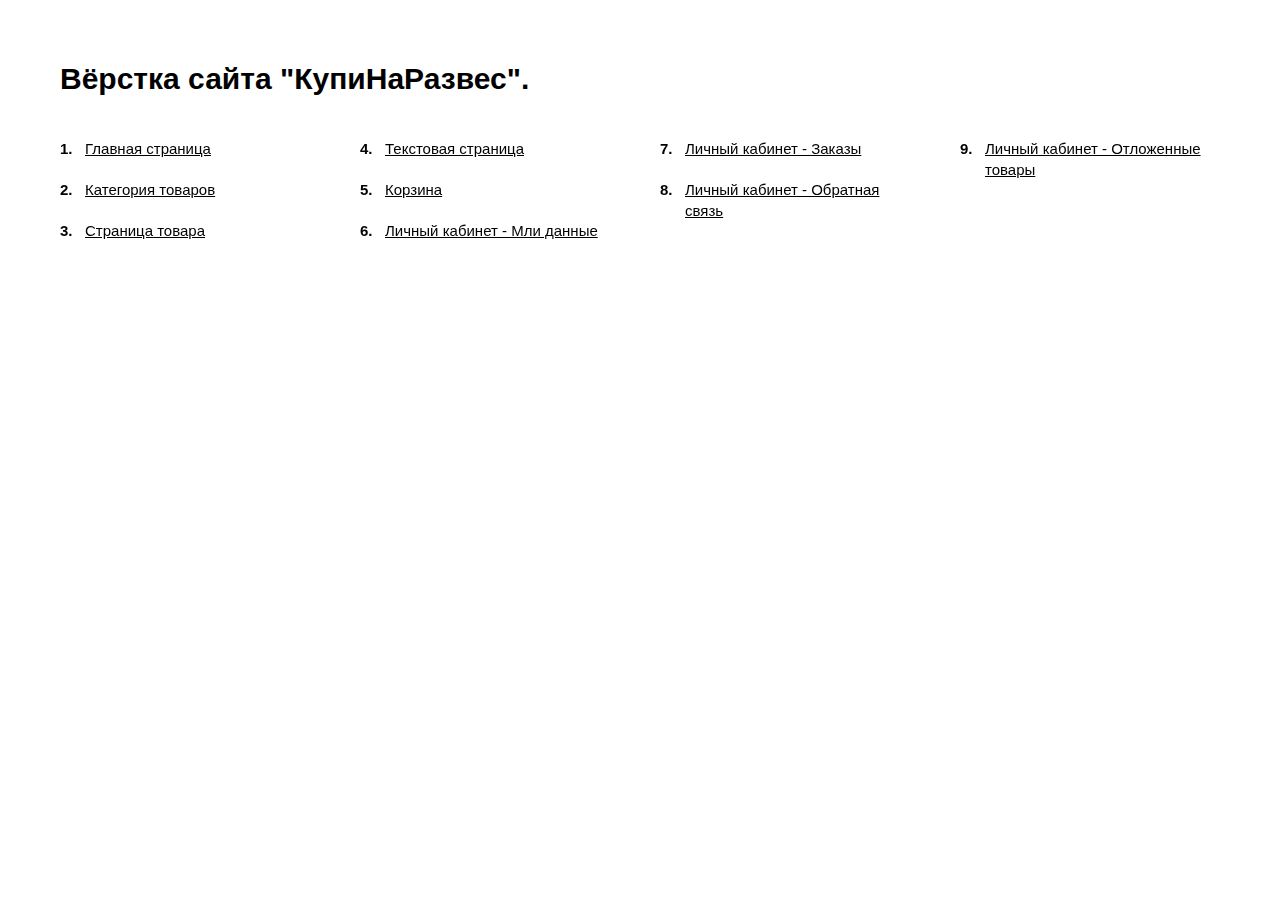
<file: demo_links.html>
<!DOCTYPE html>
<html lang="ru">
	<head>
		<meta http-equiv="Content-Type" content="text/html; charset=utf-8">

		<!-- Адаптирование страницы для мобильных устройств -->
		<meta name="viewport" content="width=device-width, initial-scale=1, maximum-scale=1">

		<!-- Запрет распознования номера телефона -->
		<meta name="format-detection" content="telephone=no">
		<meta name="SKYPE_TOOLBAR" content ="SKYPE_TOOLBAR_PARSER_COMPATIBLE">

		<style>
			*
			{
			    box-sizing: border-box;
			    margin: 0;
			    padding: 0;
			}

			*:before,
			*:after
			{
			    box-sizing: border-box;
			}


			.demo_links
			{
			    padding: 60px;
			}

			.demo_links .title
			{
			    font-family: Arial, 'Helvetica Neue', Helvetica, sans-serif;
			    font-size: 30px;
			    font-weight: 700;
			    line-height: 38px;

			    margin-bottom: 40px;
			}

			.demo_links ol
			{
			    font-family: Arial, 'Helvetica Neue', Helvetica, sans-serif;
			    font-size: 15px;
			    line-height: 21px;

			    counter-reset: li;

			    column-gap: 40px;
			    column-count: 4;
			}

			.demo_links ol li
			{
			    position: relative;

			    display: block;
			    overflow: hidden;

			    padding-left: 25px;

			    list-style-type: none;

			    transform: translateZ(0);

			    --webkit-column-break-inside: avoid;
			    page-break-inside: avoid;
			    break-inside: avoid;
			}

			.demo_links ol li + li
			{
			    margin-top: 20px;
			}

			.demo_links ol li:before
			{
			    color: var(--text_color);
			    font-weight: 700;

			    position: absolute;
			    top: 0;
			    left: 0;

			    content: counters(li, '.') '.';
			    counter-increment: li;
			}


			.demo_links li a
			{
			    color: #000;
			}

			.demo_links li a:hover
			{
			    text-decoration: none;
			}


			@media (max-width: 1279px)
			{
			    .demo_links ol
			    {
			        column-count: 3;
			    }
			}


			@media (max-width: 1023px)
			{
			    .demo_links
			    {
			        padding: 40px;
			    }

			    .demo_links .title
			    {
			        font-size: 28px;
			        line-height: 34px;

			        margin-bottom: 25px;
			    }

			    .demo_links ol
			    {
			        column-count: 2;
			    }
			}


			@media (max-width: 767px)
			{
			    .demo_links
			    {
			        padding: 30px;
			    }

			    .demo_links .title
			    {
			        font-size: 26px;
			        line-height: 32px;
			    }

			    .demo_links ol
			    {
			        column-gap: 40px;
			    }
			}


			@media (max-width: 479px)
			{
			    .demo_links
			    {
			        padding: 20px;
			    }

			    .demo_links .title
			    {
			        font-size: 22px;
			        line-height: 28px;

			        margin-bottom: 25px;
			    }

			    .demo_links ol
			    {
			        column-count: 1;
			    }

			    .demo_links ol li + li
			    {
			        margin-top: 15px;
			    }
			}

		</style>
	</head>

	<body>
		<div class="demo_links">
			<div class="title">Вёрстка сайта "КупиНаРазвес".</div>

			<ol>
				<li><a href="/index.html" target="_blank">Главная страница</a></li>
				<li><a href="/category.html" target="_blank">Категория товаров</a></li>
				<li><a href="/product.html" target="_blank">Страница товара</a></li>
				<li><a href="/about.html" target="_blank">Текстовая страница</a></li>
				<li><a href="/cart.html" target="_blank">Корзина</a></li>
				<li><a href="/lk_personal.html" target="_blank">Личный кабинет - Мли данные</a></li>
				<li><a href="/lk_orders.html" target="_blank">Личный кабинет - Заказы</a></li>
				<li><a href="/lk_feedback.html" target="_blank">Личный кабинет - Обратная связь</a></li>
				<li><a href="/lk_favorites.html" target="_blank">Личный кабинет - Отложенные товары</a></li>
			</ol>
		</div>
	</body>
</html>
</file>
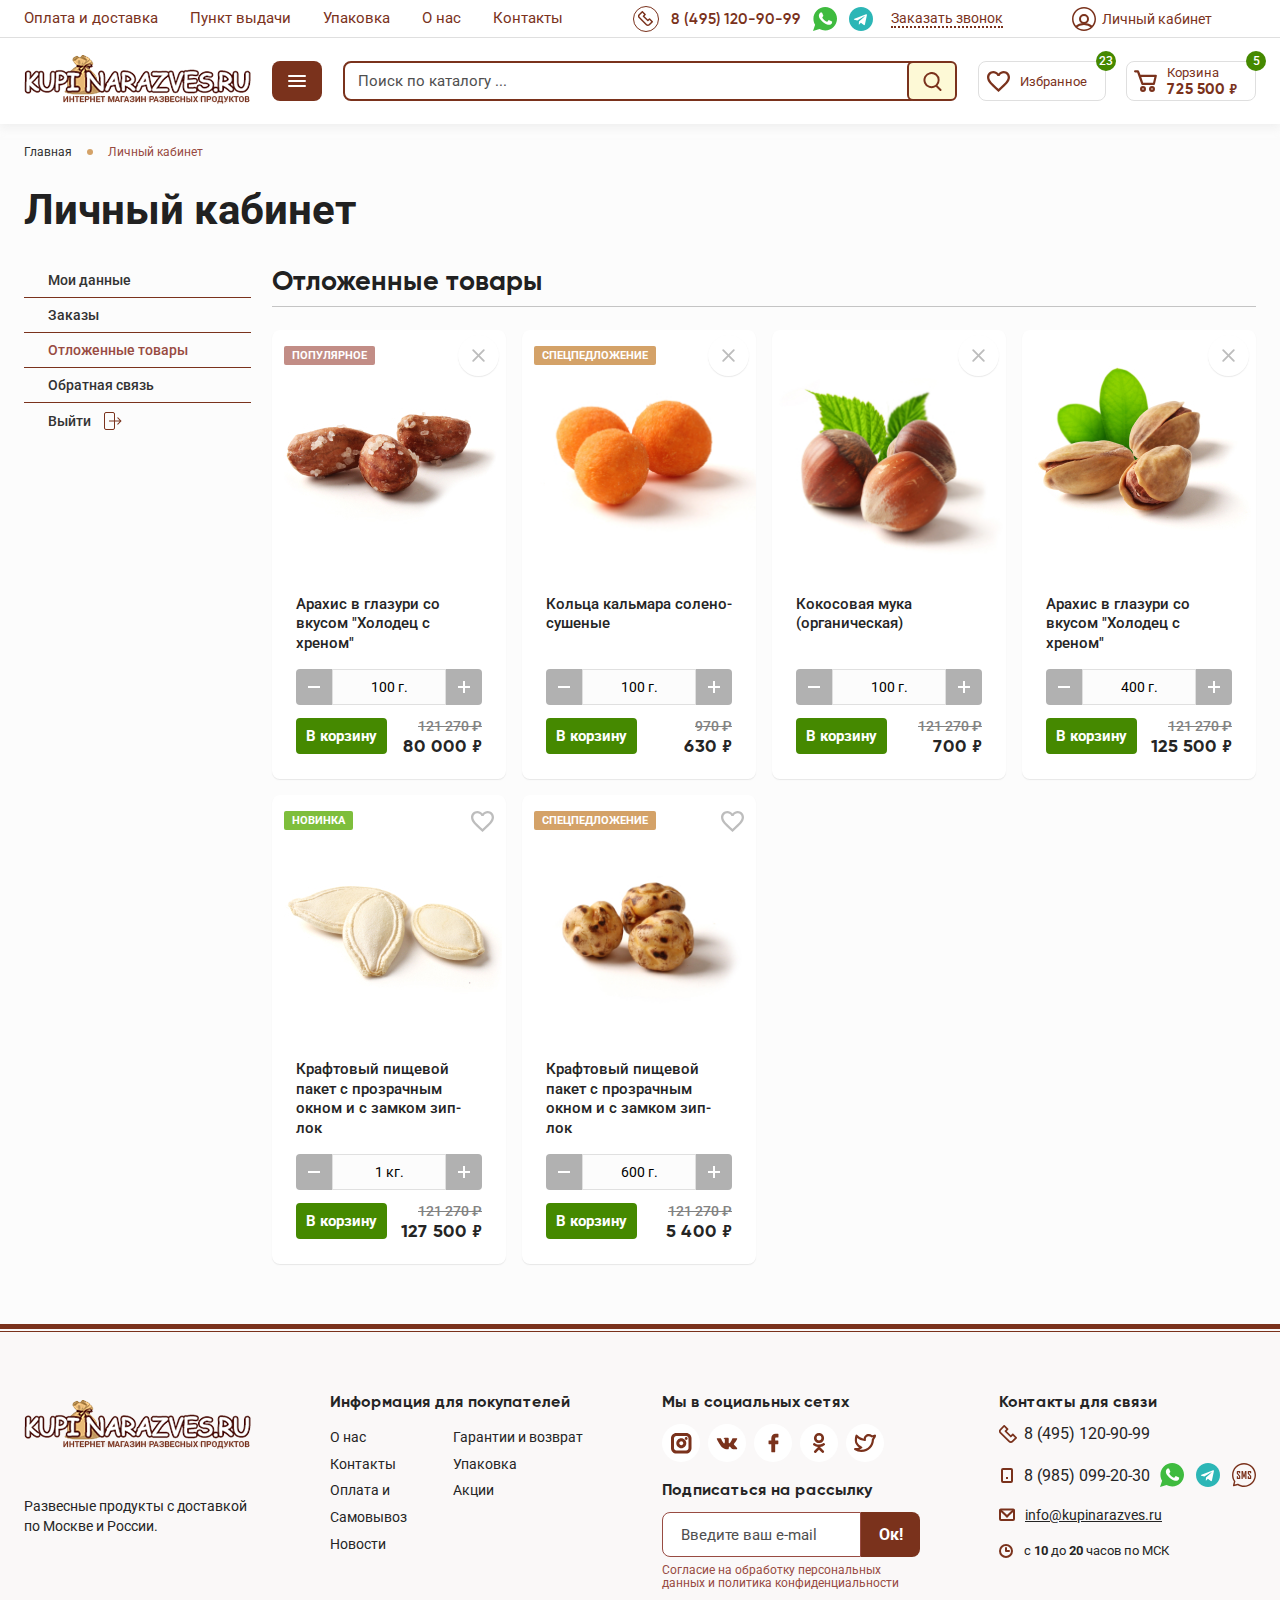
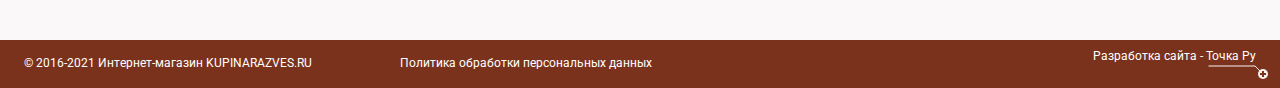
<file: lk_favorites.html>
<!DOCTYPE html>
<html lang="ru">
	<head>
		<meta http-equiv="Content-Type" content="text/html; charset=utf-8">

		<!-- Адаптирование страницы для мобильных устройств -->
		<meta name="viewport" content="width=device-width, initial-scale=1, maximum-scale=1">

		<!-- Запрет распознования номера телефона -->
		<meta name="format-detection" content="telephone=no">
		<meta name="SKYPE_TOOLBAR" content ="SKYPE_TOOLBAR_PARSER_COMPATIBLE">

		<!-- Заголовок страницы -->
		<title>Заголовок страницы</title>

		<!-- Данное значение часто используют(использовали) поисковые системы -->
		<meta name="description" content="">
		<meta name="keywords" content="">

		<!-- Изменение цвета панели моб. браузера -->
		<meta name="msapplication-TileColor" content="#7A321C">
		<meta name="theme-color" content="#7A321C">

		<!-- Подключение шрифтов с гугла -->
		<link rel="preconnect" href="https://fonts.googleapis.com">
		<link rel="preconnect" href="https://fonts.gstatic.com" crossorigin>
		<link href="https://fonts.googleapis.com/css2?family=Roboto:ital,wght@0,100;0,300;0,400;0,500;0,700;0,900;1,100;1,300;1,400;1,500;1,700;1,900&display=swap" rel="stylesheet">

		<!-- Подключение файлов стилей -->
		<link rel="stylesheet" href="css/swiper-bundle.min.css">
		<link rel="stylesheet" href="css/swiper.css">
		<link rel="stylesheet" href="css/fancybox.css">
		<link rel="stylesheet" href="css/styles.css">

		<link rel="stylesheet" href="css/response_1279.css" media="print, (max-width: 1279px)">
		<link rel="stylesheet" href="css/response_1023.css" media="print, (max-width: 1023px)">
		<link rel="stylesheet" href="css/response_767.css" media="print, (max-width: 767px)">
		<link rel="stylesheet" href="css/response_479.css" media="(max-width: 479px)">
	</head>

	<body>
		<div class="wrap">
			<div class="main">
				<header>
					<div class="top">
						<div class="cont row">
							<div class="links">
								<div><a href="/">Оплата и доставка</a></div>
								<div><a href="/">Пункт выдачи</a></div>
								<div><a href="/">Упаковка</a></div>
								<div><a href="/">О нас</a></div>
								<div><a href="/">Контакты</a></div>
							</div>

							<div class="contacts">
								<div class="phone">
									<a href="tel:84951209099">
										<div class="icon">
											<svg><use xlink:href="images/sprite.svg#ic_phone"></use></svg>
										</div>
										<span>8 (495) 120-90-99</span>
									</a>
								</div>

								<div class="messengers">
									<a href="/">
										<img src="images/ic_whatsapp.svg" alt="">
									</a>

									<a href="/">
										<img src="images/ic_telegram.svg" alt="">
									</a>
								</div>

								<button class="callback_btn modal_btn" data-content="#callback_modal">Заказать звонок</button>
							</div>

							<div class="account">
								<a href="/" class="link">
									<svg class="icon"><use xlink:href="images/sprite.svg#ic_user"></use></svg>
									<span>Личный кабинет</span>
								</a>
							</div>
						</div>
					</div>


					<div class="info">
						<div class="cont row">
							<a href="/" class="logo">
								<img src="images/logo.png" alt="">
							</a>

							<div class="categories">
								<a href="/" class="link">
									<svg class="icon"><use xlink:href="images/sprite.svg#ic_burger"></use></svg>
								</a>

								<!-- <button class="btn mini_modal_btn" data-modal-id="#categories_modal">
									<svg class="icon"><use xlink:href="images/sprite.svg#ic_burger"></use></svg>
									<svg class="icon"><use xlink:href="images/sprite.svg#ic_close"></use></svg>
								</button>

								<div class="mini_modal" id="categories_modal">
									<div><a href="/">Кофе</a></div>
									<div><a href="/">Крупа и бобовые</a></div>
									<div><a href="/">Орехи</a></div>
									<div><a href="/">Пищевые ингредиенты</a></div>
									<div><a href="/">Сухофрукты</a></div>
									<div><a href="/">Сладости</a></div>
									<div><a href="/">Специи и пряности</a></div>
									<div><a href="/">Семечки</a></div>
									<div><a href="/">Снеки</a></div>
									<div><a href="/">Чай</a></div>
									<div><a href="/">Аксессуары</a></div>
									<div><a href="/">Подарки</a></div>
								</div> -->
							</div>

							<div class="search">
								<form action="">
									<input type="text" name="" value="" class="input" placeholder="Поиск по каталогу ...">

									<button type="submit" class="submit_btn">
										<svg class="icon"><use xlink:href="images/sprite.svg#ic_search"></use></svg>
									</button>
								</form>
							</div>

							<a href="/" class="favorite_link">
								<svg class="icon"><use xlink:href="images/sprite.svg#ic_favorite"></use></svg>
								<div>Избранное</div>
								<div class="count">23</div>
							</a>

							<a href="/" class="cart_link">
								<svg class="icon"><use xlink:href="images/sprite.svg#ic_cart"></use></svg>
								<div>
									<div>Корзина</div>
									<div class="price">725 500 <span class="currency">9</span></div>
								</div>
								<div class="count">5</div>
							</a>
						</div>
					</div>
				</header>


				<section class="mob_header">
					<div class="info">
						<div class="cont row">
							<div class="logo">
								<img src="images/logo.png" alt="">
							</div>

							<div class="contacts">
								<div class="phone">
									<a href="tel:84951209099">
										<div class="icon">
											<svg><use xlink:href="images/sprite.svg#ic_phone"></use></svg>
										</div>
										<span>8 (495) 120-90-99</span>
									</a>
								</div>

								<div class="messengers">
									<a href="/">
										<img src="images/ic_whatsapp.svg" alt="">
									</a>

									<a href="/">
										<img src="images/ic_telegram.svg" alt="">
									</a>
								</div>
							</div>

							<div class="account">
								<a href="/" class="link">
									<svg class="icon"><use xlink:href="images/sprite.svg#ic_user"></use></svg>
								</a>
							</div>

							<a href="/" class="favorite_link">
								<svg class="icon"><use xlink:href="images/sprite.svg#ic_favorite"></use></svg>
								<div class="count">23</div>
							</a>

							<a href="/" class="cart_link">
								<svg class="icon"><use xlink:href="images/sprite.svg#ic_cart"></use></svg>
								<div class="count">5</div>
							</a>

							<div class="categories modal_cont">
								<button class="btn mini_modal_btn" data-modal-id="#mob_categories_modal">
									<svg class="icon"><use xlink:href="images/sprite.svg#ic_burger"></use></svg>
									<svg class="icon"><use xlink:href="images/sprite.svg#ic_close"></use></svg>
								</button>

								<div class="mini_modal" id="mob_categories_modal">
									<div><a href="/">Кофе</a></div>
									<div><a href="/">Крупа и бобовые</a></div>
									<div><a href="/">Орехи</a></div>
									<div><a href="/">Пищевые ингредиенты</a></div>
									<div><a href="/">Сухофрукты</a></div>
									<div><a href="/">Сладости</a></div>
									<div><a href="/">Специи и пряности</a></div>
									<div><a href="/">Семечки</a></div>
									<div><a href="/">Снеки</a></div>
									<div><a href="/">Чай</a></div>
									<div><a href="/">Аксессуары</a></div>
									<div><a href="/">Подарки</a></div>
								</div>
							</div>
						</div>
					</div>

					<div class="search">
						<form action="">
							<input type="text" name="" value="" class="input" placeholder="Поиск по каталогу ...">

							<button type="submit" class="submit_btn">
								<svg class="icon"><use xlink:href="images/sprite.svg#ic_search"></use></svg>
							</button>
						</form>
					</div>
				</section>


				<section class="page_head">
					<div class="cont">
						<div class="breadcrumbs">
							<a href="/">Главная</a> <span class="sep"></span>
							<span class="current">Личный кабинет</span>
						</div>

						<h1 class="page_title">Личный кабинет</h1>
					</div>
				</section>


				<section class="lk_info content_flex block">
					<div class="cont row">
						<aside class="mob_show">
							<div class="lk_menu">
								<div><a href="/">Мои данные</a></div>
								<div><a href="/">Заказы</a></div>
								<div><a class="active">Отложенные товары</a></div>
								<div><a href="/">Обратная связь</a></div>

								<div><a href="/">
									<span>Выйти</span>
									<svg class="icon"><use xlink:href="images/sprite.svg#ic_logout"></use></svg>
								</a></div>
							</div>
						</aside>


						<section class="content">
							<div class="favorites products">
								<div class="title">Отложенные товары</div>

								<div class="row">
									<div class="product">
										<div class="stickers">
											<div class="sticker popular"><span>Популярное</span></div>
										</div>

										<div class="delete">
											<button class="btn">
												<svg class="icon"><use xlink:href="images/sprite.svg#ic_close"></use></svg>
											</button>
										</div>

										<a href="/" class="thumb">
											<div><img data-src="images/tmp/product_thumb6.jpg" alt="" class="lozad"></div>
										</a>

										<div class="name">
											<a href="/">Арахис в глазури со вкусом "Холодец с хреном"</a>
										</div>

										<div class="buy">
											<div class="weight">
												<button type="button" class="minus"></button>

												<input type="text" value="100 г." class="input"
												  data-minimum="100" data-maximum="10000" data-step="100" data-unit=" г.">

												<button type="button" class="plus"></button>
											</div>

											<button class="buy_btn">
												<span>В корзину</span>
												<span>В корзине</span>
											</button>

											<div class="price">
												<div class="old">121 270 ₽</div>
												<div>80 000 <span class="currency">9</span></div>
											</div>
										</div>
									</div>


									<div class="product">
										<div class="stickers">
											<div class="sticker special"><span>Спецпедложение</span></div>
										</div>

										<div class="delete">
											<button class="btn">
												<svg class="icon"><use xlink:href="images/sprite.svg#ic_close"></use></svg>
											</button>
										</div>

										<a href="/" class="thumb">
											<div><img data-src="images/tmp/product_thumb7.jpg" alt="" class="lozad"></div>
										</a>

										<div class="name">
											<a href="/">Кольца кальмара солено-сушеные</a>
										</div>

										<div class="buy">
											<div class="weight">
												<button type="button" class="minus"></button>

												<input type="text" value="100 г." class="input"
												  data-minimum="100" data-maximum="10000" data-step="100" data-unit=" г.">

												<button type="button" class="plus"></button>
											</div>

											<button class="buy_btn">
												<span>В корзину</span>
												<span>В корзине</span>
											</button>

											<div class="price">
												<div class="old">970 ₽</div>
												<div>630 <span class="currency">9</span></div>
											</div>
										</div>
									</div>


									<div class="product">
										<div class="delete">
											<button class="btn">
												<svg class="icon"><use xlink:href="images/sprite.svg#ic_close"></use></svg>
											</button>
										</div>

										<a href="/" class="thumb">
											<div><img data-src="images/tmp/product_thumb8.jpg" alt="" class="lozad"></div>
										</a>

										<div class="name">
											<a href="/">Кокосовая мука (органическая)</a>
										</div>

										<div class="buy">
											<div class="weight">
												<button type="button" class="minus"></button>

												<input type="text" value="100 г." class="input"
												  data-minimum="100" data-maximum="10000" data-step="100" data-unit=" г.">

												<button type="button" class="plus"></button>
											</div>

											<button class="buy_btn">
												<span>В корзину</span>
												<span>В корзине</span>
											</button>

											<div class="price">
												<div class="old">121 270 ₽</div>
												<div>700 <span class="currency">9</span></div>
											</div>
										</div>
									</div>


									<div class="product">
										<div class="delete">
											<button class="btn">
												<svg class="icon"><use xlink:href="images/sprite.svg#ic_close"></use></svg>
											</button>
										</div>

										<a href="/" class="thumb">
											<div><img data-src="images/tmp/product_thumb12.jpg" alt="" class="lozad"></div>
										</a>

										<div class="name">
											<a href="/">Арахис в глазури со вкусом "Холодец с хреном"</a>
										</div>

										<div class="buy">
											<div class="weight">
												<button type="button" class="minus"></button>

												<input type="text" value="400 г." class="input"
												  data-minimum="100" data-maximum="10000" data-step="100" data-unit=" г.">

												<button type="button" class="plus"></button>
											</div>

											<button class="buy_btn">
												<span>В корзину</span>
												<span>В корзине</span>
											</button>

											<div class="price">
												<div class="old">121 270 ₽</div>
												<div>125 500 <span class="currency">9</span></div>
											</div>
										</div>
									</div>


									<div class="product">
										<div class="stickers">
											<div class="sticker new"><span>НОВИНКА</span></div>
										</div>

										<div class="favorite">
											<button class="btn">
												<svg class="icon"><use xlink:href="images/sprite.svg#ic_favorite"></use></svg>
												<svg class="icon"><use xlink:href="images/sprite.svg#ic_favorite2"></use></svg>
											</button>
										</div>

										<a href="/" class="thumb">
											<div><img data-src="images/tmp/product_thumb5.jpg" alt="" class="lozad"></div>
										</a>

										<div class="name">
											<a href="/">Крафтовый пищевой пакет c прозрачным окном и с замком зип-лок</a>
										</div>

										<div class="buy">
											<div class="weight">
												<button type="button" class="minus"></button>

												<input type="text" value="1 кг." class="input"
												  data-minimum="1" data-maximum="100" data-step="1" data-unit=" кг.">

												<button type="button" class="plus"></button>
											</div>

											<button class="buy_btn">
												<span>В корзину</span>
												<span>В корзине</span>
											</button>

											<div class="price">
												<div class="old">121 270 ₽</div>
												<div>127 500 <span class="currency">9</span></div>
											</div>
										</div>
									</div>


									<div class="product">
										<div class="stickers">
											<div class="sticker special"><span>Спецпедложение</span></div>
										</div>

										<div class="favorite">
											<button class="btn">
												<svg class="icon"><use xlink:href="images/sprite.svg#ic_favorite"></use></svg>
												<svg class="icon"><use xlink:href="images/sprite.svg#ic_favorite2"></use></svg>
											</button>
										</div>

										<a href="/" class="thumb">
											<div><img data-src="images/tmp/product_thumb3.jpg" alt="" class="lozad"></div>
										</a>

										<div class="name">
											<a href="/">Крафтовый пищевой пакет c прозрачным окном и с замком зип-лок</a>
										</div>

										<div class="buy">
											<div class="weight">
												<button type="button" class="minus"></button>

												<input type="text" value="600 г." class="input"
												  data-minimum="100" data-maximum="10000" data-step="100" data-unit=" г.">

												<button type="button" class="plus"></button>
											</div>

											<button class="buy_btn">
												<span>В корзину</span>
												<span>В корзине</span>
											</button>

											<div class="price">
												<div class="old">121 270 ₽</div>
												<div>5 400 <span class="currency">9</span></div>
											</div>
										</div>
									</div>
								</div>
							</div>
						</section>
					</div>
				</section>
			</div>


			<footer>
				<div class="info">
					<div class="cont row">
						<div class="col_left">
							<div class="logo">
								<img src="images/logo.png" alt="">
							</div>

							<div class="desc">Развесные продукты с доставкой по Москве и России.</div>
						</div>

						<div class="links">
							<div class="title">Информация для покупателей</div>

							<div class="items cols">
								<div class="col">
									<div><a href="/">О нас</a></div>
									<div><a href="/">Контакты</a></div>
									<div><a href="/">Оплата и </a></div>
									<div><a href="/">Самовывоз</a></div>
									<div><a href="/">Новости</a></div>
								</div>

								<div class="col">
									<div><a href="/">Гарантии и возврат</a></div>
									<div><a href="/">Упаковка</a></div>
									<div><a href="/">Акции</a></div>
								</div>
							</div>
						</div>

						<div class="col_center">
							<div class="socials">
								<div class="title">Мы в социальных сетях</div>

								<div class="items">
									<a href="/" target="_blank" rel="noopener nofollow" class="instagram_link">
										<svg class="icon"><use xlink:href="images/sprite.svg#ic_instagram"></use></svg>
									</a>

									<a href="/" target="_blank" rel="noopener nofollow" class="vkontakte_link">
										<svg class="icon"><use xlink:href="images/sprite.svg#ic_vkontakte"></use></svg>
									</a>

									<a href="/" target="_blank" rel="noopener nofollow" class="facebook_link">
										<svg class="icon"><use xlink:href="images/sprite.svg#ic_facebook"></use></svg>
									</a>

									<a href="/" target="_blank" rel="noopener nofollow" class="odnokl_link">
										<svg class="icon"><use xlink:href="images/sprite.svg#ic_odnokl"></use></svg>
									</a>

									<a href="/" target="_blank" rel="noopener nofollow" class="twitter_link">
										<svg class="icon"><use xlink:href="images/sprite.svg#ic_twitter"></use></svg>
									</a>
								</div>
							</div>

							<div class="subscribe">
								<div class="title">Подписаться на рассылку</div>

								<form action="">
									<input type="email" name="" value="" class="input" placeholder="Введите ваш e-mail">

									<button type="submit" class="submit_btn">Ок!</button>

									<div class="agree">
										<a href="/" target="_blank">Согласие на обработку персональных данных и политика конфиденциальности</a>
									</div>
								</form>
							</div>
						</div>

						<div class="contacts">
							<div class="title">Контакты для связи</div>

							<div class="phone">
								<svg class="icon"><use xlink:href="images/sprite.svg#ic_phone"></use></svg>
								<a href="tel:84951209099">8 (495) 120-90-99</a>
							</div>

							<div class="messengers">
								<svg class="icon"><use xlink:href="images/sprite.svg#ic_mobile"></use></svg>
								<div class="number">8 (985) 099-20-30</div>

								<a href="/">
									<img src="images/ic_whatsapp.svg" alt="">
								</a>

								<a href="/">
									<img src="images/ic_telegram.svg" alt="">
								</a>

								<a href="/">
									<img src="images/ic_sms.svg" alt="">
								</a>
							</div>

							<div class="email">
								<svg class="icon"><use xlink:href="images/sprite.svg#ic_email"></use></svg>
								<a href="mailto:info@kupinarazves.ru">info@kupinarazves.ru</a>
							</div>

							<div class="time">
								<svg class="icon"><use xlink:href="images/sprite.svg#ic_time"></use></svg>
								<span>с <b>10</b> до <b>20</b> часов по МСК</span>
							</div>
						</div>
					</div>
				</div>


				<div class="bottom">
					<div class="cont row">
						<div class="copyright">&copy; 2016-2021 Интернет-магазин KUPINARAZVES.RU</div>

						<div class="privacy_policy_link">
							<a href="/">Политика обработки персональных данных </a>
						</div>

						<div class="creator">
							<a href="/" rel="nooperner" target="_blank">Разработка сайта - Точка Ру</a>
						</div>
					</div>
				</div>
			</footer>


			<div class="buttonUp">
				<button class="btn">
					<svg class="icon"><use xlink:href="images/sprite.svg#ic_arrow_top"></use></svg>
				</button>
			</div>

			<div class="overlay"></div>
		</div>


		<div class="supports_error">
			Ваш браузер устарел рекомендуем обновить его до последней версии<br> или использовать другой более современный.
		</div>


		<section class="modal" id="callback_modal">
			<div class="modal_title">Обратный звонок</div>

			<div class="modal_data">
				<form action="" class="form custom_submit">
					<div class="line">
						<div class="field">
							<input type="text" name="" value="" class="input" placeholder="Имя">
						</div>
					</div>

					<div class="line">
						<div class="field">
							<input type="tel" name="" value="" class="input" placeholder="Телефон">
						</div>
					</div>

					<div class="line agree">Нажимая на кнопку, я соглашаюсь на обработку моих персональных данных и принимаю <a href="/" target="_blank">политику конфиденциальности</a></div>

					<div class="submit">
						<button type="submit" class="submit_btn">Отправить</button>
					</div>
				</form>
			</div>
		</section>


		<section class="modal" id="success_modal">
			<div class="modal_title">Спасибо!</div>

			<div class="modal_desc">Ваш запрос успешно отправлен. Наш менеджер свяжется с вами<br> в ближайшее время.</div>
		</section>


		<!-- Подключение javascript файлов -->
		<script src="js/jquery-3.5.0.min.js"></script>
		<script src="js/lozad.min.js"></script>
		<script src="js/swiper-bundle.min.js"></script>
		<script src="js/inputmask.min.js"></script>
		<script src="js/nice-select.js"></script>
		<script src="js/fancybox.min.js"></script>
		<script src="js/functions.js"></script>
		<script src="js/scripts.js"></script>
	</body>
</html>
</file>
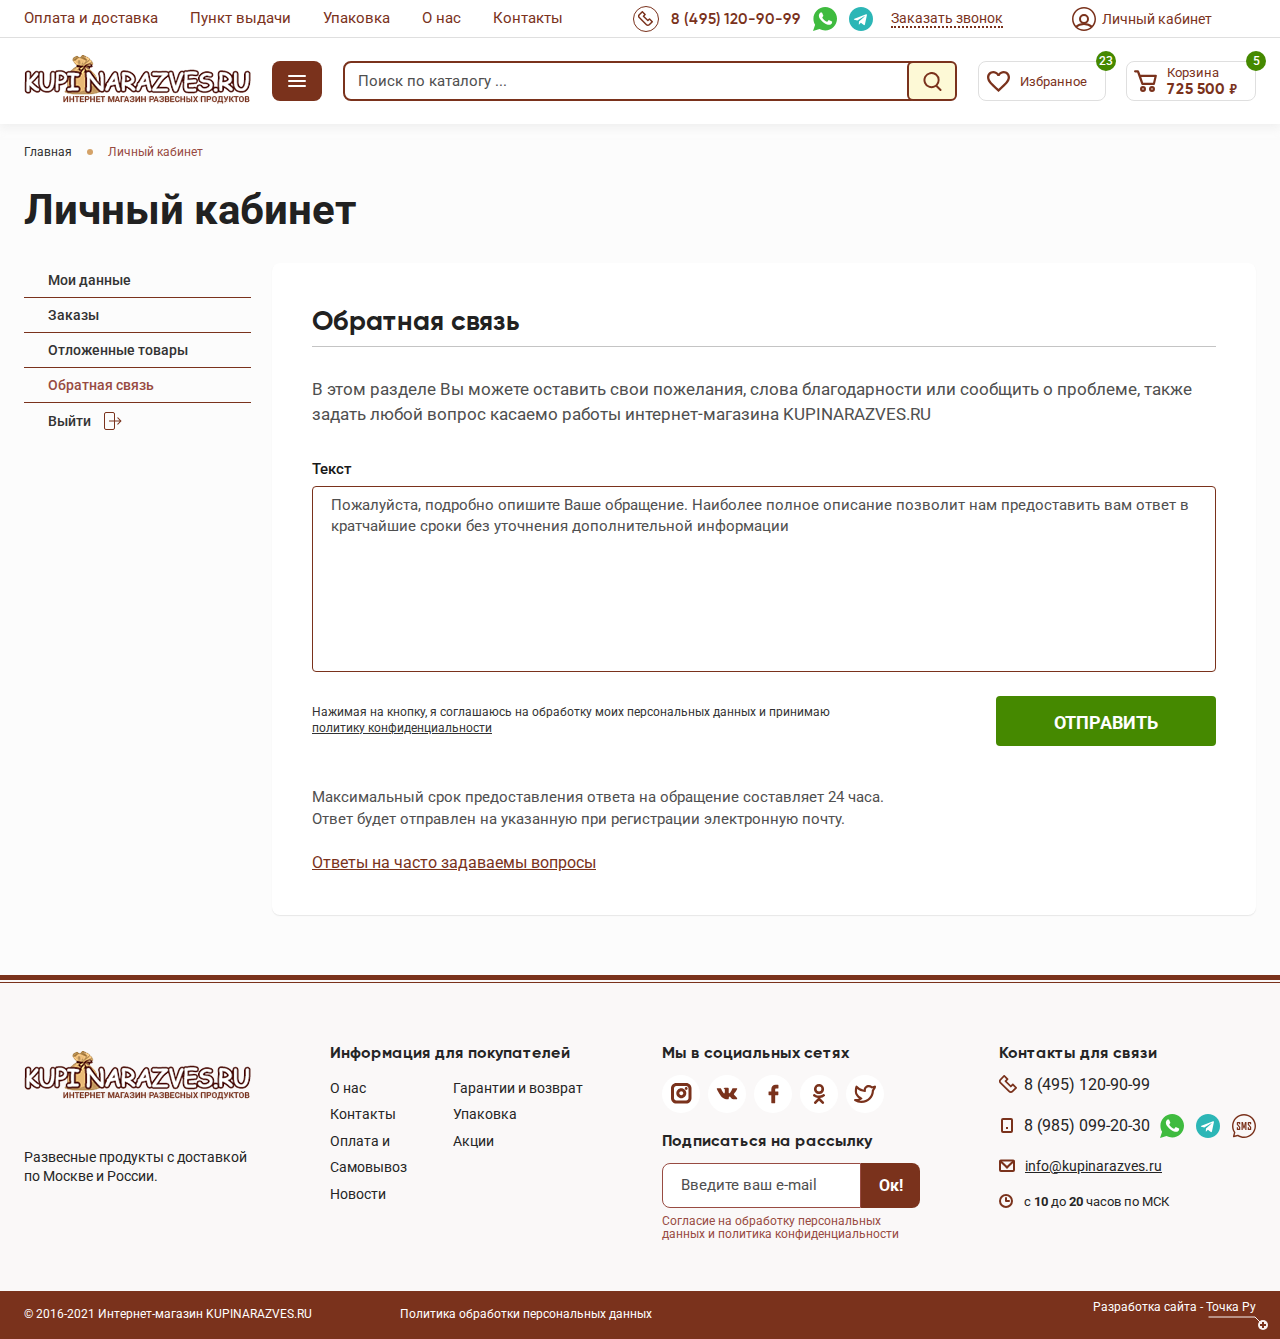
<file: lk_feedback.html>
<!DOCTYPE html>
<html lang="ru">
	<head>
		<meta http-equiv="Content-Type" content="text/html; charset=utf-8">

		<!-- Адаптирование страницы для мобильных устройств -->
		<meta name="viewport" content="width=device-width, initial-scale=1, maximum-scale=1">

		<!-- Запрет распознования номера телефона -->
		<meta name="format-detection" content="telephone=no">
		<meta name="SKYPE_TOOLBAR" content ="SKYPE_TOOLBAR_PARSER_COMPATIBLE">

		<!-- Заголовок страницы -->
		<title>Заголовок страницы</title>

		<!-- Данное значение часто используют(использовали) поисковые системы -->
		<meta name="description" content="">
		<meta name="keywords" content="">

		<!-- Изменение цвета панели моб. браузера -->
		<meta name="msapplication-TileColor" content="#7A321C">
		<meta name="theme-color" content="#7A321C">

		<!-- Подключение шрифтов с гугла -->
		<link rel="preconnect" href="https://fonts.googleapis.com">
		<link rel="preconnect" href="https://fonts.gstatic.com" crossorigin>
		<link href="https://fonts.googleapis.com/css2?family=Roboto:ital,wght@0,100;0,300;0,400;0,500;0,700;0,900;1,100;1,300;1,400;1,500;1,700;1,900&display=swap" rel="stylesheet">

		<!-- Подключение файлов стилей -->
		<link rel="stylesheet" href="css/swiper-bundle.min.css">
		<link rel="stylesheet" href="css/swiper.css">
		<link rel="stylesheet" href="css/fancybox.css">
		<link rel="stylesheet" href="css/styles.css">

		<link rel="stylesheet" href="css/response_1279.css" media="print, (max-width: 1279px)">
		<link rel="stylesheet" href="css/response_1023.css" media="print, (max-width: 1023px)">
		<link rel="stylesheet" href="css/response_767.css" media="print, (max-width: 767px)">
		<link rel="stylesheet" href="css/response_479.css" media="(max-width: 479px)">
	</head>

	<body>
		<div class="wrap">
			<div class="main">
				<header>
					<div class="top">
						<div class="cont row">
							<div class="links">
								<div><a href="/">Оплата и доставка</a></div>
								<div><a href="/">Пункт выдачи</a></div>
								<div><a href="/">Упаковка</a></div>
								<div><a href="/">О нас</a></div>
								<div><a href="/">Контакты</a></div>
							</div>

							<div class="contacts">
								<div class="phone">
									<a href="tel:84951209099">
										<div class="icon">
											<svg><use xlink:href="images/sprite.svg#ic_phone"></use></svg>
										</div>
										<span>8 (495) 120-90-99</span>
									</a>
								</div>

								<div class="messengers">
									<a href="/">
										<img src="images/ic_whatsapp.svg" alt="">
									</a>

									<a href="/">
										<img src="images/ic_telegram.svg" alt="">
									</a>
								</div>

								<button class="callback_btn modal_btn" data-content="#callback_modal">Заказать звонок</button>
							</div>

							<div class="account">
								<a href="/" class="link">
									<svg class="icon"><use xlink:href="images/sprite.svg#ic_user"></use></svg>
									<span>Личный кабинет</span>
								</a>
							</div>
						</div>
					</div>


					<div class="info">
						<div class="cont row">
							<a href="/" class="logo">
								<img src="images/logo.png" alt="">
							</a>

							<div class="categories">
								<a href="/" class="link">
									<svg class="icon"><use xlink:href="images/sprite.svg#ic_burger"></use></svg>
								</a>

								<!-- <button class="btn mini_modal_btn" data-modal-id="#categories_modal">
									<svg class="icon"><use xlink:href="images/sprite.svg#ic_burger"></use></svg>
									<svg class="icon"><use xlink:href="images/sprite.svg#ic_close"></use></svg>
								</button>

								<div class="mini_modal" id="categories_modal">
									<div><a href="/">Кофе</a></div>
									<div><a href="/">Крупа и бобовые</a></div>
									<div><a href="/">Орехи</a></div>
									<div><a href="/">Пищевые ингредиенты</a></div>
									<div><a href="/">Сухофрукты</a></div>
									<div><a href="/">Сладости</a></div>
									<div><a href="/">Специи и пряности</a></div>
									<div><a href="/">Семечки</a></div>
									<div><a href="/">Снеки</a></div>
									<div><a href="/">Чай</a></div>
									<div><a href="/">Аксессуары</a></div>
									<div><a href="/">Подарки</a></div>
								</div> -->
							</div>

							<div class="search">
								<form action="">
									<input type="text" name="" value="" class="input" placeholder="Поиск по каталогу ...">

									<button type="submit" class="submit_btn">
										<svg class="icon"><use xlink:href="images/sprite.svg#ic_search"></use></svg>
									</button>
								</form>
							</div>

							<a href="/" class="favorite_link">
								<svg class="icon"><use xlink:href="images/sprite.svg#ic_favorite"></use></svg>
								<div>Избранное</div>
								<div class="count">23</div>
							</a>

							<a href="/" class="cart_link">
								<svg class="icon"><use xlink:href="images/sprite.svg#ic_cart"></use></svg>
								<div>
									<div>Корзина</div>
									<div class="price">725 500 <span class="currency">9</span></div>
								</div>
								<div class="count">5</div>
							</a>
						</div>
					</div>
				</header>


				<section class="mob_header">
					<div class="info">
						<div class="cont row">
							<div class="logo">
								<img src="images/logo.png" alt="">
							</div>

							<div class="contacts">
								<div class="phone">
									<a href="tel:84951209099">
										<div class="icon">
											<svg><use xlink:href="images/sprite.svg#ic_phone"></use></svg>
										</div>
										<span>8 (495) 120-90-99</span>
									</a>
								</div>

								<div class="messengers">
									<a href="/">
										<img src="images/ic_whatsapp.svg" alt="">
									</a>

									<a href="/">
										<img src="images/ic_telegram.svg" alt="">
									</a>
								</div>
							</div>

							<div class="account">
								<a href="/" class="link">
									<svg class="icon"><use xlink:href="images/sprite.svg#ic_user"></use></svg>
								</a>
							</div>

							<a href="/" class="favorite_link">
								<svg class="icon"><use xlink:href="images/sprite.svg#ic_favorite"></use></svg>
								<div class="count">23</div>
							</a>

							<a href="/" class="cart_link">
								<svg class="icon"><use xlink:href="images/sprite.svg#ic_cart"></use></svg>
								<div class="count">5</div>
							</a>

							<div class="categories modal_cont">
								<button class="btn mini_modal_btn" data-modal-id="#mob_categories_modal">
									<svg class="icon"><use xlink:href="images/sprite.svg#ic_burger"></use></svg>
									<svg class="icon"><use xlink:href="images/sprite.svg#ic_close"></use></svg>
								</button>

								<div class="mini_modal" id="mob_categories_modal">
									<div><a href="/">Кофе</a></div>
									<div><a href="/">Крупа и бобовые</a></div>
									<div><a href="/">Орехи</a></div>
									<div><a href="/">Пищевые ингредиенты</a></div>
									<div><a href="/">Сухофрукты</a></div>
									<div><a href="/">Сладости</a></div>
									<div><a href="/">Специи и пряности</a></div>
									<div><a href="/">Семечки</a></div>
									<div><a href="/">Снеки</a></div>
									<div><a href="/">Чай</a></div>
									<div><a href="/">Аксессуары</a></div>
									<div><a href="/">Подарки</a></div>
								</div>
							</div>
						</div>
					</div>

					<div class="search">
						<form action="">
							<input type="text" name="" value="" class="input" placeholder="Поиск по каталогу ...">

							<button type="submit" class="submit_btn">
								<svg class="icon"><use xlink:href="images/sprite.svg#ic_search"></use></svg>
							</button>
						</form>
					</div>
				</section>


				<section class="page_head">
					<div class="cont">
						<div class="breadcrumbs">
							<a href="/">Главная</a> <span class="sep"></span>
							<span class="current">Личный кабинет</span>
						</div>

						<h1 class="page_title">Личный кабинет</h1>
					</div>
				</section>


				<section class="lk_info content_flex block">
					<div class="cont row">
						<aside class="mob_show">
							<div class="lk_menu">
								<div><a href="/">Мои данные</a></div>
								<div><a href="/">Заказы</a></div>
								<div><a href="/">Отложенные товары</a></div>
								<div><a class="active">Обратная связь</a></div>

								<div><a href="/">
									<span>Выйти</span>
									<svg class="icon"><use xlink:href="images/sprite.svg#ic_logout"></use></svg>
								</a></div>
							</div>
						</aside>


						<section class="content">
							<div class="feedback bg">
								<div class="title">Обратная связь</div>

								<div class="desc">В этом разделе Вы можете оставить свои пожелания, слова благодарности или сообщить о проблеме, также задать любой вопрос касаемо работы интернет-магазина KUPINARAZVES.RU </div>

								<form action="" class="form">
									<div class="line">
										<div class="label">Текст</div>

										<div class="field">
											<textarea name="" placeholder="Пожалуйста, подробно опишите Ваше обращение. Наиболее полное описание позволит нам предоставить вам ответ в кратчайшие сроки без уточнения дополнительной информации "></textarea>
										</div>
									</div>

									<div class="bottom">
										<div class="agree">
											Нажимая на кнопку, я соглашаюсь на обработку моих персональных данных и принимаю <a href="/" target="_blank">политику конфиденциальности</a>
										</div>

										<div class="submit">
											<button type="submit" class="submit_btn">Отправить</button>
										</div>
									</div>
								</form>

								<div class="exp">Максимальный срок предоставления ответа на обращение составляет 24 часа.<br> Ответ будет отправлен на указанную при регистрации электронную почту.</div>

								<div class="faq_link">
									<a href="/">Ответы на часто задаваемы вопросы</a>
								</div>
							</div>
						</section>
					</div>
				</section>
			</div>


			<footer>
				<div class="info">
					<div class="cont row">
						<div class="col_left">
							<div class="logo">
								<img src="images/logo.png" alt="">
							</div>

							<div class="desc">Развесные продукты с доставкой по Москве и России.</div>
						</div>

						<div class="links">
							<div class="title">Информация для покупателей</div>

							<div class="items cols">
								<div class="col">
									<div><a href="/">О нас</a></div>
									<div><a href="/">Контакты</a></div>
									<div><a href="/">Оплата и </a></div>
									<div><a href="/">Самовывоз</a></div>
									<div><a href="/">Новости</a></div>
								</div>

								<div class="col">
									<div><a href="/">Гарантии и возврат</a></div>
									<div><a href="/">Упаковка</a></div>
									<div><a href="/">Акции</a></div>
								</div>
							</div>
						</div>

						<div class="col_center">
							<div class="socials">
								<div class="title">Мы в социальных сетях</div>

								<div class="items">
									<a href="/" target="_blank" rel="noopener nofollow" class="instagram_link">
										<svg class="icon"><use xlink:href="images/sprite.svg#ic_instagram"></use></svg>
									</a>

									<a href="/" target="_blank" rel="noopener nofollow" class="vkontakte_link">
										<svg class="icon"><use xlink:href="images/sprite.svg#ic_vkontakte"></use></svg>
									</a>

									<a href="/" target="_blank" rel="noopener nofollow" class="facebook_link">
										<svg class="icon"><use xlink:href="images/sprite.svg#ic_facebook"></use></svg>
									</a>

									<a href="/" target="_blank" rel="noopener nofollow" class="odnokl_link">
										<svg class="icon"><use xlink:href="images/sprite.svg#ic_odnokl"></use></svg>
									</a>

									<a href="/" target="_blank" rel="noopener nofollow" class="twitter_link">
										<svg class="icon"><use xlink:href="images/sprite.svg#ic_twitter"></use></svg>
									</a>
								</div>
							</div>

							<div class="subscribe">
								<div class="title">Подписаться на рассылку</div>

								<form action="">
									<input type="email" name="" value="" class="input" placeholder="Введите ваш e-mail">

									<button type="submit" class="submit_btn">Ок!</button>

									<div class="agree">
										<a href="/" target="_blank">Согласие на обработку персональных данных и политика конфиденциальности</a>
									</div>
								</form>
							</div>
						</div>

						<div class="contacts">
							<div class="title">Контакты для связи</div>

							<div class="phone">
								<svg class="icon"><use xlink:href="images/sprite.svg#ic_phone"></use></svg>
								<a href="tel:84951209099">8 (495) 120-90-99</a>
							</div>

							<div class="messengers">
								<svg class="icon"><use xlink:href="images/sprite.svg#ic_mobile"></use></svg>
								<div class="number">8 (985) 099-20-30</div>

								<a href="/">
									<img src="images/ic_whatsapp.svg" alt="">
								</a>

								<a href="/">
									<img src="images/ic_telegram.svg" alt="">
								</a>

								<a href="/">
									<img src="images/ic_sms.svg" alt="">
								</a>
							</div>

							<div class="email">
								<svg class="icon"><use xlink:href="images/sprite.svg#ic_email"></use></svg>
								<a href="mailto:info@kupinarazves.ru">info@kupinarazves.ru</a>
							</div>

							<div class="time">
								<svg class="icon"><use xlink:href="images/sprite.svg#ic_time"></use></svg>
								<span>с <b>10</b> до <b>20</b> часов по МСК</span>
							</div>
						</div>
					</div>
				</div>


				<div class="bottom">
					<div class="cont row">
						<div class="copyright">&copy; 2016-2021 Интернет-магазин KUPINARAZVES.RU</div>

						<div class="privacy_policy_link">
							<a href="/">Политика обработки персональных данных </a>
						</div>

						<div class="creator">
							<a href="/" rel="nooperner" target="_blank">Разработка сайта - Точка Ру</a>
						</div>
					</div>
				</div>
			</footer>


			<div class="buttonUp">
				<button class="btn">
					<svg class="icon"><use xlink:href="images/sprite.svg#ic_arrow_top"></use></svg>
				</button>
			</div>

			<div class="overlay"></div>
		</div>


		<div class="supports_error">
			Ваш браузер устарел рекомендуем обновить его до последней версии<br> или использовать другой более современный.
		</div>


		<section class="modal" id="callback_modal">
			<div class="modal_title">Обратный звонок</div>

			<div class="modal_data">
				<form action="" class="form custom_submit">
					<div class="line">
						<div class="field">
							<input type="text" name="" value="" class="input" placeholder="Имя">
						</div>
					</div>

					<div class="line">
						<div class="field">
							<input type="tel" name="" value="" class="input" placeholder="Телефон">
						</div>
					</div>

					<div class="line agree">Нажимая на кнопку, я соглашаюсь на обработку моих персональных данных и принимаю <a href="/" target="_blank">политику конфиденциальности</a></div>

					<div class="submit">
						<button type="submit" class="submit_btn">Отправить</button>
					</div>
				</form>
			</div>
		</section>


		<section class="modal" id="success_modal">
			<div class="modal_title">Спасибо!</div>

			<div class="modal_desc">Ваш запрос успешно отправлен. Наш менеджер свяжется с вами<br> в ближайшее время.</div>
		</section>


		<!-- Подключение javascript файлов -->
		<script src="js/jquery-3.5.0.min.js"></script>
		<script src="js/lozad.min.js"></script>
		<script src="js/swiper-bundle.min.js"></script>
		<script src="js/inputmask.min.js"></script>
		<script src="js/nice-select.js"></script>
		<script src="js/fancybox.min.js"></script>
		<script src="js/functions.js"></script>
		<script src="js/scripts.js"></script>
	</body>
</html>
</file>
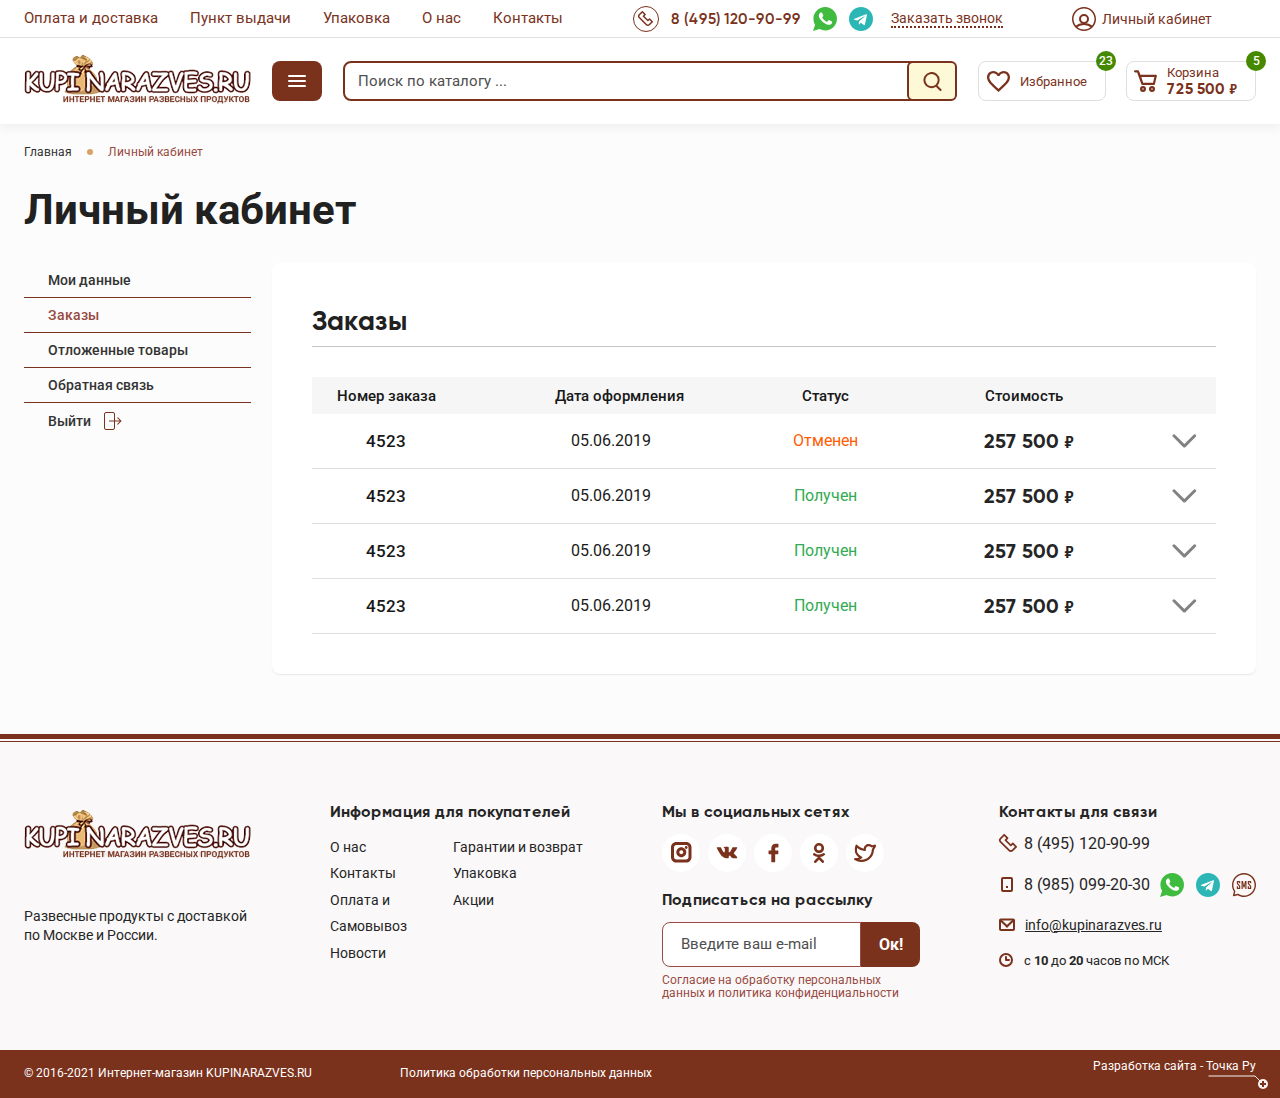
<file: lk_orders.html>
<!DOCTYPE html>
<html lang="ru">
	<head>
		<meta http-equiv="Content-Type" content="text/html; charset=utf-8">

		<!-- Адаптирование страницы для мобильных устройств -->
		<meta name="viewport" content="width=device-width, initial-scale=1, maximum-scale=1">

		<!-- Запрет распознования номера телефона -->
		<meta name="format-detection" content="telephone=no">
		<meta name="SKYPE_TOOLBAR" content ="SKYPE_TOOLBAR_PARSER_COMPATIBLE">

		<!-- Заголовок страницы -->
		<title>Заголовок страницы</title>

		<!-- Данное значение часто используют(использовали) поисковые системы -->
		<meta name="description" content="">
		<meta name="keywords" content="">

		<!-- Изменение цвета панели моб. браузера -->
		<meta name="msapplication-TileColor" content="#7A321C">
		<meta name="theme-color" content="#7A321C">

		<!-- Подключение шрифтов с гугла -->
		<link rel="preconnect" href="https://fonts.googleapis.com">
		<link rel="preconnect" href="https://fonts.gstatic.com" crossorigin>
		<link href="https://fonts.googleapis.com/css2?family=Roboto:ital,wght@0,100;0,300;0,400;0,500;0,700;0,900;1,100;1,300;1,400;1,500;1,700;1,900&display=swap" rel="stylesheet">

		<!-- Подключение файлов стилей -->
		<link rel="stylesheet" href="css/swiper-bundle.min.css">
		<link rel="stylesheet" href="css/swiper.css">
		<link rel="stylesheet" href="css/fancybox.css">
		<link rel="stylesheet" href="css/styles.css">

		<link rel="stylesheet" href="css/response_1279.css" media="print, (max-width: 1279px)">
		<link rel="stylesheet" href="css/response_1023.css" media="print, (max-width: 1023px)">
		<link rel="stylesheet" href="css/response_767.css" media="print, (max-width: 767px)">
		<link rel="stylesheet" href="css/response_479.css" media="(max-width: 479px)">
	</head>

	<body>
		<div class="wrap">
			<div class="main">
				<header>
					<div class="top">
						<div class="cont row">
							<div class="links">
								<div><a href="/">Оплата и доставка</a></div>
								<div><a href="/">Пункт выдачи</a></div>
								<div><a href="/">Упаковка</a></div>
								<div><a href="/">О нас</a></div>
								<div><a href="/">Контакты</a></div>
							</div>

							<div class="contacts">
								<div class="phone">
									<a href="tel:84951209099">
										<div class="icon">
											<svg><use xlink:href="images/sprite.svg#ic_phone"></use></svg>
										</div>
										<span>8 (495) 120-90-99</span>
									</a>
								</div>

								<div class="messengers">
									<a href="/">
										<img src="images/ic_whatsapp.svg" alt="">
									</a>

									<a href="/">
										<img src="images/ic_telegram.svg" alt="">
									</a>
								</div>

								<button class="callback_btn modal_btn" data-content="#callback_modal">Заказать звонок</button>
							</div>

							<div class="account">
								<a href="/" class="link">
									<svg class="icon"><use xlink:href="images/sprite.svg#ic_user"></use></svg>
									<span>Личный кабинет</span>
								</a>
							</div>
						</div>
					</div>


					<div class="info">
						<div class="cont row">
							<a href="/" class="logo">
								<img src="images/logo.png" alt="">
							</a>

							<div class="categories">
								<a href="/" class="link">
									<svg class="icon"><use xlink:href="images/sprite.svg#ic_burger"></use></svg>
								</a>

								<!-- <button class="btn mini_modal_btn" data-modal-id="#categories_modal">
									<svg class="icon"><use xlink:href="images/sprite.svg#ic_burger"></use></svg>
									<svg class="icon"><use xlink:href="images/sprite.svg#ic_close"></use></svg>
								</button>

								<div class="mini_modal" id="categories_modal">
									<div><a href="/">Кофе</a></div>
									<div><a href="/">Крупа и бобовые</a></div>
									<div><a href="/">Орехи</a></div>
									<div><a href="/">Пищевые ингредиенты</a></div>
									<div><a href="/">Сухофрукты</a></div>
									<div><a href="/">Сладости</a></div>
									<div><a href="/">Специи и пряности</a></div>
									<div><a href="/">Семечки</a></div>
									<div><a href="/">Снеки</a></div>
									<div><a href="/">Чай</a></div>
									<div><a href="/">Аксессуары</a></div>
									<div><a href="/">Подарки</a></div>
								</div> -->
							</div>

							<div class="search">
								<form action="">
									<input type="text" name="" value="" class="input" placeholder="Поиск по каталогу ...">

									<button type="submit" class="submit_btn">
										<svg class="icon"><use xlink:href="images/sprite.svg#ic_search"></use></svg>
									</button>
								</form>
							</div>

							<a href="/" class="favorite_link">
								<svg class="icon"><use xlink:href="images/sprite.svg#ic_favorite"></use></svg>
								<div>Избранное</div>
								<div class="count">23</div>
							</a>

							<a href="/" class="cart_link">
								<svg class="icon"><use xlink:href="images/sprite.svg#ic_cart"></use></svg>
								<div>
									<div>Корзина</div>
									<div class="price">725 500 <span class="currency">9</span></div>
								</div>
								<div class="count">5</div>
							</a>
						</div>
					</div>
				</header>


				<section class="mob_header">
					<div class="info">
						<div class="cont row">
							<div class="logo">
								<img src="images/logo.png" alt="">
							</div>

							<div class="contacts">
								<div class="phone">
									<a href="tel:84951209099">
										<div class="icon">
											<svg><use xlink:href="images/sprite.svg#ic_phone"></use></svg>
										</div>
										<span>8 (495) 120-90-99</span>
									</a>
								</div>

								<div class="messengers">
									<a href="/">
										<img src="images/ic_whatsapp.svg" alt="">
									</a>

									<a href="/">
										<img src="images/ic_telegram.svg" alt="">
									</a>
								</div>
							</div>

							<div class="account">
								<a href="/" class="link">
									<svg class="icon"><use xlink:href="images/sprite.svg#ic_user"></use></svg>
								</a>
							</div>

							<a href="/" class="favorite_link">
								<svg class="icon"><use xlink:href="images/sprite.svg#ic_favorite"></use></svg>
								<div class="count">23</div>
							</a>

							<a href="/" class="cart_link">
								<svg class="icon"><use xlink:href="images/sprite.svg#ic_cart"></use></svg>
								<div class="count">5</div>
							</a>

							<div class="categories modal_cont">
								<button class="btn mini_modal_btn" data-modal-id="#mob_categories_modal">
									<svg class="icon"><use xlink:href="images/sprite.svg#ic_burger"></use></svg>
									<svg class="icon"><use xlink:href="images/sprite.svg#ic_close"></use></svg>
								</button>

								<div class="mini_modal" id="mob_categories_modal">
									<div><a href="/">Кофе</a></div>
									<div><a href="/">Крупа и бобовые</a></div>
									<div><a href="/">Орехи</a></div>
									<div><a href="/">Пищевые ингредиенты</a></div>
									<div><a href="/">Сухофрукты</a></div>
									<div><a href="/">Сладости</a></div>
									<div><a href="/">Специи и пряности</a></div>
									<div><a href="/">Семечки</a></div>
									<div><a href="/">Снеки</a></div>
									<div><a href="/">Чай</a></div>
									<div><a href="/">Аксессуары</a></div>
									<div><a href="/">Подарки</a></div>
								</div>
							</div>
						</div>
					</div>

					<div class="search">
						<form action="">
							<input type="text" name="" value="" class="input" placeholder="Поиск по каталогу ...">

							<button type="submit" class="submit_btn">
								<svg class="icon"><use xlink:href="images/sprite.svg#ic_search"></use></svg>
							</button>
						</form>
					</div>
				</section>


				<section class="page_head">
					<div class="cont">
						<div class="breadcrumbs">
							<a href="/">Главная</a> <span class="sep"></span>
							<span class="current">Личный кабинет</span>
						</div>

						<h1 class="page_title">Личный кабинет</h1>
					</div>
				</section>


				<section class="lk_info content_flex block">
					<div class="cont row">
						<aside class="mob_show">
							<div class="lk_menu">
								<div><a href="/">Мои данные</a></div>
								<div><a class="active">Заказы</a></div>
								<div><a href="/">Отложенные товары</a></div>
								<div><a href="/">Обратная связь</a></div>

								<div><a href="/">
									<span>Выйти</span>
									<svg class="icon"><use xlink:href="images/sprite.svg#ic_logout"></use></svg>
								</a></div>
							</div>
						</aside>


						<section class="content">
							<div class="orders bg accordion">
								<div class="title">Заказы</div>

								<div class="order_titles">
									<div class="order_col_number">Номер заказа</div>
									<div class="order_col_date">Дата оформления</div>
									<div class="order_col_status">Статус</div>
									<div class="order_col_price">Стоимость</div>
								</div>


								<div class="order accordion_item">
									<div class="head">
										<div class="order_col_number" data-column="Номер заказа">4523</div>
										<div class="order_col_date" data-column="Дата оформления">05.06.2019</div>
										<div class="order_col_status orange" data-column="Статус">Отменен</div>
										<div class="order_col_price" data-column="Стоимость">257 500 <span class="currency">9</span></div>

										<svg class="icon"><use xlink:href="images/sprite.svg#ic_arrow_top"></use></svg>
									</div>

									<div class="cart_info">
										<div class="data">
											<div class="titles">
												<div class="col_thumb"></div>
												<div class="col_name">Наименование товара</div>
												<div class="col_price">Цена</div>
												<div class="col_amount">Количество</div>
												<div class="col_total_price">Стоимость</div>
											</div>


											<div class="product">
												<div class="col_info">
													<a href="/" class="thumb">
														<img data-src="images/tmp/cart_product_thumb.jpg" alt="" class="lozad">
													</a>

													<div class="name">
														<a href="/">Крафтовый пищевой пакет c прозрачным окном и с замком зип-лок 120х185см</a>
													</div>
												</div>

												<div class="col_price" data-column="Цена">
													<div>
														<div>127 500 <span class="currency">9</span></div>
														<div class="old">121 270 ₽</div>
													</div>
												</div>

												<div class="col_amount" data-column="Количество">
													<div>1 шт.</div>
												</div>

												<div class="col_total_price" data-column="Стоимость">
													<div>257 500 <span class="currency">9</span></div>
												</div>
											</div>
										</div>
									</div>
								</div>


								<div class="order accordion_item">
									<div class="head">
										<div class="order_col_number" data-column="Номер заказа">4523</div>
										<div class="order_col_date" data-column="Дата оформления">05.06.2019</div>
										<div class="order_col_status green" data-column="Статус">Получен</div>
										<div class="order_col_price" data-column="Стоимость">257 500 <span class="currency">9</span></div>

										<svg class="icon"><use xlink:href="images/sprite.svg#ic_arrow_top"></use></svg>
									</div>

									<div class="cart_info">
										<div class="data">
											<div class="titles">
												<div class="col_thumb"></div>
												<div class="col_name">Наименование товара</div>
												<div class="col_price">Цена</div>
												<div class="col_amount">Количество</div>
												<div class="col_total_price">Стоимость</div>
											</div>


											<div class="product">
												<div class="col_info">
													<a href="/" class="thumb">
														<img data-src="images/tmp/cart_product_thumb.jpg" alt="" class="lozad">
													</a>

													<div class="name">
														<a href="/">Крафтовый пищевой пакет c прозрачным окном и с замком зип-лок 120х185см</a>
													</div>
												</div>

												<div class="col_price" data-column="Цена">
													<div>
														<div>127 500 <span class="currency">9</span></div>
														<div class="old">121 270 ₽</div>
													</div>
												</div>

												<div class="col_amount" data-column="Количество">
													<div>1 шт.</div>
												</div>

												<div class="col_total_price" data-column="Стоимость">
													<div>257 500 <span class="currency">9</span></div>
												</div>
											</div>
										</div>
									</div>
								</div>


								<div class="order accordion_item">
									<div class="head">
										<div class="order_col_number" data-column="Номер заказа">4523</div>
										<div class="order_col_date" data-column="Дата оформления">05.06.2019</div>
										<div class="order_col_status green" data-column="Статус">Получен</div>
										<div class="order_col_price" data-column="Стоимость">257 500 <span class="currency">9</span></div>

										<svg class="icon"><use xlink:href="images/sprite.svg#ic_arrow_top"></use></svg>
									</div>

									<div class="cart_info">
										<div class="data">
											<div class="titles">
												<div class="col_thumb"></div>
												<div class="col_name">Наименование товара</div>
												<div class="col_price">Цена</div>
												<div class="col_amount">Количество</div>
												<div class="col_total_price">Стоимость</div>
											</div>


											<div class="product">
												<div class="col_info">
													<a href="/" class="thumb">
														<img data-src="images/tmp/cart_product_thumb.jpg" alt="" class="lozad">
													</a>

													<div class="name">
														<a href="/">Крафтовый пищевой пакет c прозрачным окном и с замком зип-лок 120х185см</a>
													</div>
												</div>

												<div class="col_price" data-column="Цена">
													<div>
														<div>127 500 <span class="currency">9</span></div>
														<div class="old">121 270 ₽</div>
													</div>
												</div>

												<div class="col_amount" data-column="Количество">
													<div>1 шт.</div>
												</div>

												<div class="col_total_price" data-column="Стоимость">
													<div>257 500 <span class="currency">9</span></div>
												</div>
											</div>
										</div>
									</div>
								</div>


								<div class="order accordion_item">
									<div class="head">
										<div class="order_col_number" data-column="Номер заказа">4523</div>
										<div class="order_col_date" data-column="Дата оформления">05.06.2019</div>
										<div class="order_col_status green" data-column="Статус">Получен</div>
										<div class="order_col_price" data-column="Стоимость">257 500 <span class="currency">9</span></div>

										<svg class="icon"><use xlink:href="images/sprite.svg#ic_arrow_top"></use></svg>
									</div>

									<div class="cart_info">
										<div class="data">
											<div class="titles">
												<div class="col_thumb"></div>
												<div class="col_name">Наименование товара</div>
												<div class="col_price">Цена</div>
												<div class="col_amount">Количество</div>
												<div class="col_total_price">Стоимость</div>
											</div>


											<div class="product">
												<div class="col_info">
													<a href="/" class="thumb">
														<img data-src="images/tmp/cart_product_thumb.jpg" alt="" class="lozad">
													</a>

													<div class="name">
														<a href="/">Крафтовый пищевой пакет c прозрачным окном и с замком зип-лок 120х185см</a>
													</div>
												</div>

												<div class="col_price" data-column="Цена">
													<div>
														<div>127 500 <span class="currency">9</span></div>
														<div class="old">121 270 ₽</div>
													</div>
												</div>

												<div class="col_amount" data-column="Количество">
													<div>1 шт.</div>
												</div>

												<div class="col_total_price" data-column="Стоимость">
													<div>257 500 <span class="currency">9</span></div>
												</div>
											</div>
										</div>
									</div>
								</div>
							</div>
						</section>
					</div>
				</section>
			</div>


			<footer>
				<div class="info">
					<div class="cont row">
						<div class="col_left">
							<div class="logo">
								<img src="images/logo.png" alt="">
							</div>

							<div class="desc">Развесные продукты с доставкой по Москве и России.</div>
						</div>

						<div class="links">
							<div class="title">Информация для покупателей</div>

							<div class="items cols">
								<div class="col">
									<div><a href="/">О нас</a></div>
									<div><a href="/">Контакты</a></div>
									<div><a href="/">Оплата и </a></div>
									<div><a href="/">Самовывоз</a></div>
									<div><a href="/">Новости</a></div>
								</div>

								<div class="col">
									<div><a href="/">Гарантии и возврат</a></div>
									<div><a href="/">Упаковка</a></div>
									<div><a href="/">Акции</a></div>
								</div>
							</div>
						</div>

						<div class="col_center">
							<div class="socials">
								<div class="title">Мы в социальных сетях</div>

								<div class="items">
									<a href="/" target="_blank" rel="noopener nofollow" class="instagram_link">
										<svg class="icon"><use xlink:href="images/sprite.svg#ic_instagram"></use></svg>
									</a>

									<a href="/" target="_blank" rel="noopener nofollow" class="vkontakte_link">
										<svg class="icon"><use xlink:href="images/sprite.svg#ic_vkontakte"></use></svg>
									</a>

									<a href="/" target="_blank" rel="noopener nofollow" class="facebook_link">
										<svg class="icon"><use xlink:href="images/sprite.svg#ic_facebook"></use></svg>
									</a>

									<a href="/" target="_blank" rel="noopener nofollow" class="odnokl_link">
										<svg class="icon"><use xlink:href="images/sprite.svg#ic_odnokl"></use></svg>
									</a>

									<a href="/" target="_blank" rel="noopener nofollow" class="twitter_link">
										<svg class="icon"><use xlink:href="images/sprite.svg#ic_twitter"></use></svg>
									</a>
								</div>
							</div>

							<div class="subscribe">
								<div class="title">Подписаться на рассылку</div>

								<form action="">
									<input type="email" name="" value="" class="input" placeholder="Введите ваш e-mail">

									<button type="submit" class="submit_btn">Ок!</button>

									<div class="agree">
										<a href="/" target="_blank">Согласие на обработку персональных данных и политика конфиденциальности</a>
									</div>
								</form>
							</div>
						</div>

						<div class="contacts">
							<div class="title">Контакты для связи</div>

							<div class="phone">
								<svg class="icon"><use xlink:href="images/sprite.svg#ic_phone"></use></svg>
								<a href="tel:84951209099">8 (495) 120-90-99</a>
							</div>

							<div class="messengers">
								<svg class="icon"><use xlink:href="images/sprite.svg#ic_mobile"></use></svg>
								<div class="number">8 (985) 099-20-30</div>

								<a href="/">
									<img src="images/ic_whatsapp.svg" alt="">
								</a>

								<a href="/">
									<img src="images/ic_telegram.svg" alt="">
								</a>

								<a href="/">
									<img src="images/ic_sms.svg" alt="">
								</a>
							</div>

							<div class="email">
								<svg class="icon"><use xlink:href="images/sprite.svg#ic_email"></use></svg>
								<a href="mailto:info@kupinarazves.ru">info@kupinarazves.ru</a>
							</div>

							<div class="time">
								<svg class="icon"><use xlink:href="images/sprite.svg#ic_time"></use></svg>
								<span>с <b>10</b> до <b>20</b> часов по МСК</span>
							</div>
						</div>
					</div>
				</div>


				<div class="bottom">
					<div class="cont row">
						<div class="copyright">&copy; 2016-2021 Интернет-магазин KUPINARAZVES.RU</div>

						<div class="privacy_policy_link">
							<a href="/">Политика обработки персональных данных </a>
						</div>

						<div class="creator">
							<a href="/" rel="nooperner" target="_blank">Разработка сайта - Точка Ру</a>
						</div>
					</div>
				</div>
			</footer>


			<div class="buttonUp">
				<button class="btn">
					<svg class="icon"><use xlink:href="images/sprite.svg#ic_arrow_top"></use></svg>
				</button>
			</div>

			<div class="overlay"></div>
		</div>


		<div class="supports_error">
			Ваш браузер устарел рекомендуем обновить его до последней версии<br> или использовать другой более современный.
		</div>


		<section class="modal" id="callback_modal">
			<div class="modal_title">Обратный звонок</div>

			<div class="modal_data">
				<form action="" class="form custom_submit">
					<div class="line">
						<div class="field">
							<input type="text" name="" value="" class="input" placeholder="Имя">
						</div>
					</div>

					<div class="line">
						<div class="field">
							<input type="tel" name="" value="" class="input" placeholder="Телефон">
						</div>
					</div>

					<div class="line agree">Нажимая на кнопку, я соглашаюсь на обработку моих персональных данных и принимаю <a href="/" target="_blank">политику конфиденциальности</a></div>

					<div class="submit">
						<button type="submit" class="submit_btn">Отправить</button>
					</div>
				</form>
			</div>
		</section>


		<section class="modal" id="success_modal">
			<div class="modal_title">Спасибо!</div>

			<div class="modal_desc">Ваш запрос успешно отправлен. Наш менеджер свяжется с вами<br> в ближайшее время.</div>
		</section>


		<!-- Подключение javascript файлов -->
		<script src="js/jquery-3.5.0.min.js"></script>
		<script src="js/lozad.min.js"></script>
		<script src="js/swiper-bundle.min.js"></script>
		<script src="js/inputmask.min.js"></script>
		<script src="js/nice-select.js"></script>
		<script src="js/fancybox.min.js"></script>
		<script src="js/functions.js"></script>
		<script src="js/scripts.js"></script>
	</body>
</html>
</file>
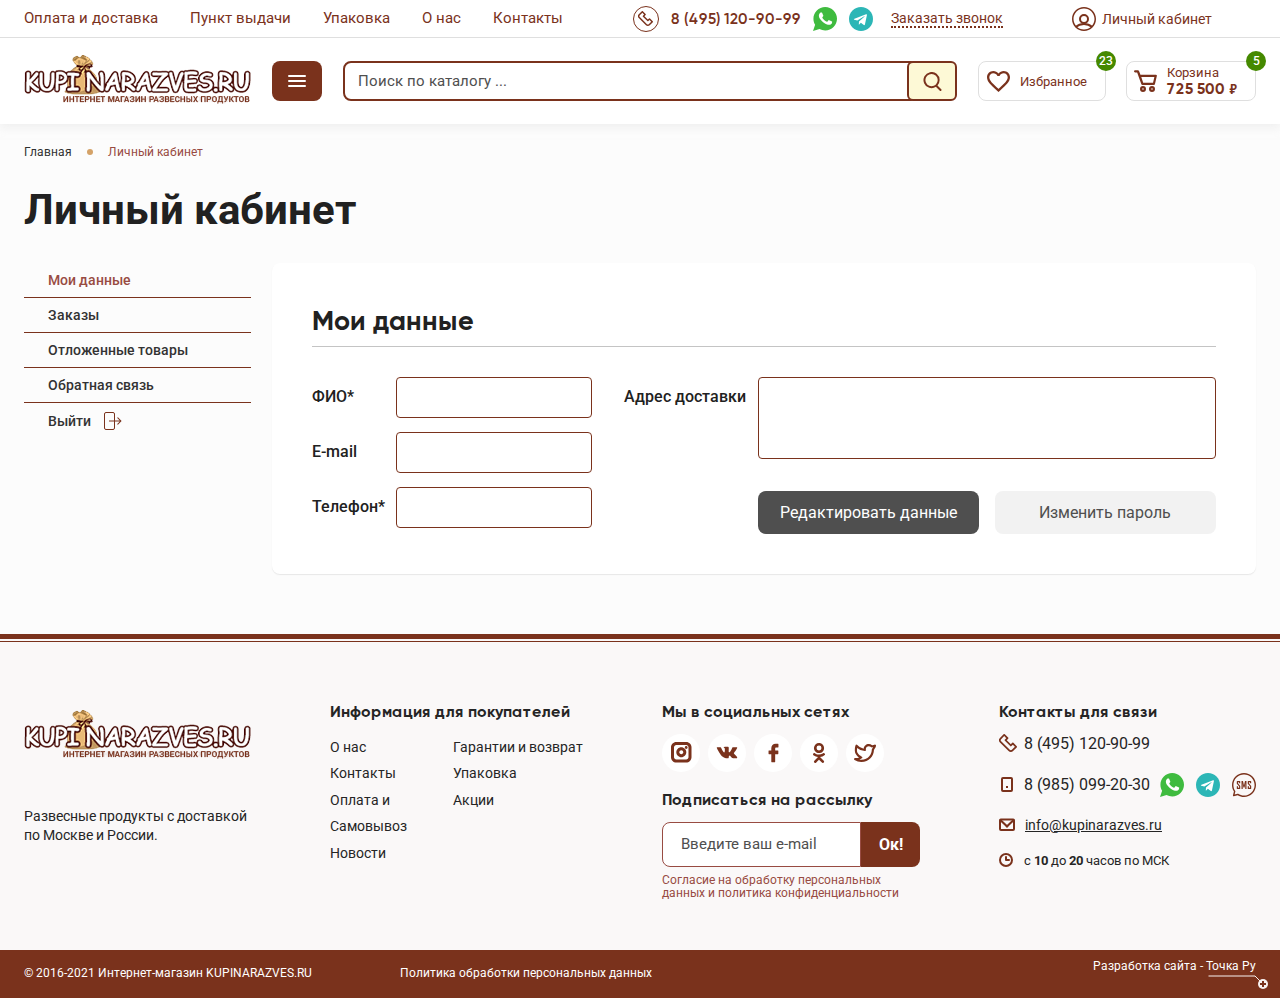
<file: lk_personal.html>
<!DOCTYPE html>
<html lang="ru">
	<head>
		<meta http-equiv="Content-Type" content="text/html; charset=utf-8">

		<!-- Адаптирование страницы для мобильных устройств -->
		<meta name="viewport" content="width=device-width, initial-scale=1, maximum-scale=1">

		<!-- Запрет распознования номера телефона -->
		<meta name="format-detection" content="telephone=no">
		<meta name="SKYPE_TOOLBAR" content ="SKYPE_TOOLBAR_PARSER_COMPATIBLE">

		<!-- Заголовок страницы -->
		<title>Заголовок страницы</title>

		<!-- Данное значение часто используют(использовали) поисковые системы -->
		<meta name="description" content="">
		<meta name="keywords" content="">

		<!-- Изменение цвета панели моб. браузера -->
		<meta name="msapplication-TileColor" content="#7A321C">
		<meta name="theme-color" content="#7A321C">

		<!-- Подключение шрифтов с гугла -->
		<link rel="preconnect" href="https://fonts.googleapis.com">
		<link rel="preconnect" href="https://fonts.gstatic.com" crossorigin>
		<link href="https://fonts.googleapis.com/css2?family=Roboto:ital,wght@0,100;0,300;0,400;0,500;0,700;0,900;1,100;1,300;1,400;1,500;1,700;1,900&display=swap" rel="stylesheet">

		<!-- Подключение файлов стилей -->
		<link rel="stylesheet" href="css/swiper-bundle.min.css">
		<link rel="stylesheet" href="css/swiper.css">
		<link rel="stylesheet" href="css/fancybox.css">
		<link rel="stylesheet" href="css/styles.css">

		<link rel="stylesheet" href="css/response_1279.css" media="print, (max-width: 1279px)">
		<link rel="stylesheet" href="css/response_1023.css" media="print, (max-width: 1023px)">
		<link rel="stylesheet" href="css/response_767.css" media="print, (max-width: 767px)">
		<link rel="stylesheet" href="css/response_479.css" media="(max-width: 479px)">
	</head>

	<body>
		<div class="wrap">
			<div class="main">
				<header>
					<div class="top">
						<div class="cont row">
							<div class="links">
								<div><a href="/">Оплата и доставка</a></div>
								<div><a href="/">Пункт выдачи</a></div>
								<div><a href="/">Упаковка</a></div>
								<div><a href="/">О нас</a></div>
								<div><a href="/">Контакты</a></div>
							</div>

							<div class="contacts">
								<div class="phone">
									<a href="tel:84951209099">
										<div class="icon">
											<svg><use xlink:href="images/sprite.svg#ic_phone"></use></svg>
										</div>
										<span>8 (495) 120-90-99</span>
									</a>
								</div>

								<div class="messengers">
									<a href="/">
										<img src="images/ic_whatsapp.svg" alt="">
									</a>

									<a href="/">
										<img src="images/ic_telegram.svg" alt="">
									</a>
								</div>

								<button class="callback_btn modal_btn" data-content="#callback_modal">Заказать звонок</button>
							</div>

							<div class="account">
								<a href="/" class="link">
									<svg class="icon"><use xlink:href="images/sprite.svg#ic_user"></use></svg>
									<span>Личный кабинет</span>
								</a>
							</div>
						</div>
					</div>


					<div class="info">
						<div class="cont row">
							<a href="/" class="logo">
								<img src="images/logo.png" alt="">
							</a>

							<div class="categories">
								<a href="/" class="link">
									<svg class="icon"><use xlink:href="images/sprite.svg#ic_burger"></use></svg>
								</a>

								<!-- <button class="btn mini_modal_btn" data-modal-id="#categories_modal">
									<svg class="icon"><use xlink:href="images/sprite.svg#ic_burger"></use></svg>
									<svg class="icon"><use xlink:href="images/sprite.svg#ic_close"></use></svg>
								</button>

								<div class="mini_modal" id="categories_modal">
									<div><a href="/">Кофе</a></div>
									<div><a href="/">Крупа и бобовые</a></div>
									<div><a href="/">Орехи</a></div>
									<div><a href="/">Пищевые ингредиенты</a></div>
									<div><a href="/">Сухофрукты</a></div>
									<div><a href="/">Сладости</a></div>
									<div><a href="/">Специи и пряности</a></div>
									<div><a href="/">Семечки</a></div>
									<div><a href="/">Снеки</a></div>
									<div><a href="/">Чай</a></div>
									<div><a href="/">Аксессуары</a></div>
									<div><a href="/">Подарки</a></div>
								</div> -->
							</div>

							<div class="search">
								<form action="">
									<input type="text" name="" value="" class="input" placeholder="Поиск по каталогу ...">

									<button type="submit" class="submit_btn">
										<svg class="icon"><use xlink:href="images/sprite.svg#ic_search"></use></svg>
									</button>
								</form>
							</div>

							<a href="/" class="favorite_link">
								<svg class="icon"><use xlink:href="images/sprite.svg#ic_favorite"></use></svg>
								<div>Избранное</div>
								<div class="count">23</div>
							</a>

							<a href="/" class="cart_link">
								<svg class="icon"><use xlink:href="images/sprite.svg#ic_cart"></use></svg>
								<div>
									<div>Корзина</div>
									<div class="price">725 500 <span class="currency">9</span></div>
								</div>
								<div class="count">5</div>
							</a>
						</div>
					</div>
				</header>


				<section class="mob_header">
					<div class="info">
						<div class="cont row">
							<div class="logo">
								<img src="images/logo.png" alt="">
							</div>

							<div class="contacts">
								<div class="phone">
									<a href="tel:84951209099">
										<div class="icon">
											<svg><use xlink:href="images/sprite.svg#ic_phone"></use></svg>
										</div>
										<span>8 (495) 120-90-99</span>
									</a>
								</div>

								<div class="messengers">
									<a href="/">
										<img src="images/ic_whatsapp.svg" alt="">
									</a>

									<a href="/">
										<img src="images/ic_telegram.svg" alt="">
									</a>
								</div>
							</div>

							<div class="account">
								<a href="/" class="link">
									<svg class="icon"><use xlink:href="images/sprite.svg#ic_user"></use></svg>
								</a>
							</div>

							<a href="/" class="favorite_link">
								<svg class="icon"><use xlink:href="images/sprite.svg#ic_favorite"></use></svg>
								<div class="count">23</div>
							</a>

							<a href="/" class="cart_link">
								<svg class="icon"><use xlink:href="images/sprite.svg#ic_cart"></use></svg>
								<div class="count">5</div>
							</a>

							<div class="categories modal_cont">
								<button class="btn mini_modal_btn" data-modal-id="#mob_categories_modal">
									<svg class="icon"><use xlink:href="images/sprite.svg#ic_burger"></use></svg>
									<svg class="icon"><use xlink:href="images/sprite.svg#ic_close"></use></svg>
								</button>

								<div class="mini_modal" id="mob_categories_modal">
									<div><a href="/">Кофе</a></div>
									<div><a href="/">Крупа и бобовые</a></div>
									<div><a href="/">Орехи</a></div>
									<div><a href="/">Пищевые ингредиенты</a></div>
									<div><a href="/">Сухофрукты</a></div>
									<div><a href="/">Сладости</a></div>
									<div><a href="/">Специи и пряности</a></div>
									<div><a href="/">Семечки</a></div>
									<div><a href="/">Снеки</a></div>
									<div><a href="/">Чай</a></div>
									<div><a href="/">Аксессуары</a></div>
									<div><a href="/">Подарки</a></div>
								</div>
							</div>
						</div>
					</div>

					<div class="search">
						<form action="">
							<input type="text" name="" value="" class="input" placeholder="Поиск по каталогу ...">

							<button type="submit" class="submit_btn">
								<svg class="icon"><use xlink:href="images/sprite.svg#ic_search"></use></svg>
							</button>
						</form>
					</div>
				</section>


				<section class="page_head">
					<div class="cont">
						<div class="breadcrumbs">
							<a href="/">Главная</a> <span class="sep"></span>
							<span class="current">Личный кабинет</span>
						</div>

						<h1 class="page_title">Личный кабинет</h1>
					</div>
				</section>


				<section class="lk_info content_flex block">
					<div class="cont row">
						<aside class="mob_show">
							<div class="lk_menu">
								<div><a class="active">Мои данные</a></div>
								<div><a href="/">Заказы</a></div>
								<div><a href="/">Отложенные товары</a></div>
								<div><a href="/">Обратная связь</a></div>

								<div><a href="/">
									<span>Выйти</span>
									<svg class="icon"><use xlink:href="images/sprite.svg#ic_logout"></use></svg>
								</a></div>
							</div>
						</aside>


						<section class="content">
							<div class="personal bg">
								<div class="title">Мои данные</div>

								<form action="" class="form">
									<div class="cols row">
										<div class="col">
											<div class="line row">
												<div class="label">ФИО*</div>

												<div class="field">
													<input type="text" name="" value="" class="input" placeholder="">
												</div>
											</div>

											<div class="line row">
												<div class="label">E-mail</div>

												<div class="field">
													<input type="text" name="" value="" class="input" placeholder="">
												</div>
											</div>

											<div class="line row">
												<div class="label">Телефон* </div>

												<div class="field">
													<input type="text" name="" value="" class="input" placeholder="">
												</div>
											</div>
										</div>

										<div class="col big_w big_label_width">
											<div class="line row">
												<div class="label">Адрес доставки</div>

												<div class="field">
													<textarea name=""></textarea>
												</div>
											</div>


											<div class="btns">
												<button class="edit_data_btn">Редактировать данные</button>
												<button class="edit_pass_btn">Изменить пароль</button>
											</div>
										</div>
									</div>
								</form>
							</div>
						</section>
					</div>
				</section>
			</div>


			<footer>
				<div class="info">
					<div class="cont row">
						<div class="col_left">
							<div class="logo">
								<img src="images/logo.png" alt="">
							</div>

							<div class="desc">Развесные продукты с доставкой по Москве и России.</div>
						</div>

						<div class="links">
							<div class="title">Информация для покупателей</div>

							<div class="items cols">
								<div class="col">
									<div><a href="/">О нас</a></div>
									<div><a href="/">Контакты</a></div>
									<div><a href="/">Оплата и </a></div>
									<div><a href="/">Самовывоз</a></div>
									<div><a href="/">Новости</a></div>
								</div>

								<div class="col">
									<div><a href="/">Гарантии и возврат</a></div>
									<div><a href="/">Упаковка</a></div>
									<div><a href="/">Акции</a></div>
								</div>
							</div>
						</div>

						<div class="col_center">
							<div class="socials">
								<div class="title">Мы в социальных сетях</div>

								<div class="items">
									<a href="/" target="_blank" rel="noopener nofollow" class="instagram_link">
										<svg class="icon"><use xlink:href="images/sprite.svg#ic_instagram"></use></svg>
									</a>

									<a href="/" target="_blank" rel="noopener nofollow" class="vkontakte_link">
										<svg class="icon"><use xlink:href="images/sprite.svg#ic_vkontakte"></use></svg>
									</a>

									<a href="/" target="_blank" rel="noopener nofollow" class="facebook_link">
										<svg class="icon"><use xlink:href="images/sprite.svg#ic_facebook"></use></svg>
									</a>

									<a href="/" target="_blank" rel="noopener nofollow" class="odnokl_link">
										<svg class="icon"><use xlink:href="images/sprite.svg#ic_odnokl"></use></svg>
									</a>

									<a href="/" target="_blank" rel="noopener nofollow" class="twitter_link">
										<svg class="icon"><use xlink:href="images/sprite.svg#ic_twitter"></use></svg>
									</a>
								</div>
							</div>

							<div class="subscribe">
								<div class="title">Подписаться на рассылку</div>

								<form action="">
									<input type="email" name="" value="" class="input" placeholder="Введите ваш e-mail">

									<button type="submit" class="submit_btn">Ок!</button>

									<div class="agree">
										<a href="/" target="_blank">Согласие на обработку персональных данных и политика конфиденциальности</a>
									</div>
								</form>
							</div>
						</div>

						<div class="contacts">
							<div class="title">Контакты для связи</div>

							<div class="phone">
								<svg class="icon"><use xlink:href="images/sprite.svg#ic_phone"></use></svg>
								<a href="tel:84951209099">8 (495) 120-90-99</a>
							</div>

							<div class="messengers">
								<svg class="icon"><use xlink:href="images/sprite.svg#ic_mobile"></use></svg>
								<div class="number">8 (985) 099-20-30</div>

								<a href="/">
									<img src="images/ic_whatsapp.svg" alt="">
								</a>

								<a href="/">
									<img src="images/ic_telegram.svg" alt="">
								</a>

								<a href="/">
									<img src="images/ic_sms.svg" alt="">
								</a>
							</div>

							<div class="email">
								<svg class="icon"><use xlink:href="images/sprite.svg#ic_email"></use></svg>
								<a href="mailto:info@kupinarazves.ru">info@kupinarazves.ru</a>
							</div>

							<div class="time">
								<svg class="icon"><use xlink:href="images/sprite.svg#ic_time"></use></svg>
								<span>с <b>10</b> до <b>20</b> часов по МСК</span>
							</div>
						</div>
					</div>
				</div>


				<div class="bottom">
					<div class="cont row">
						<div class="copyright">&copy; 2016-2021 Интернет-магазин KUPINARAZVES.RU</div>

						<div class="privacy_policy_link">
							<a href="/">Политика обработки персональных данных </a>
						</div>

						<div class="creator">
							<a href="/" rel="nooperner" target="_blank">Разработка сайта - Точка Ру</a>
						</div>
					</div>
				</div>
			</footer>


			<div class="buttonUp">
				<button class="btn">
					<svg class="icon"><use xlink:href="images/sprite.svg#ic_arrow_top"></use></svg>
				</button>
			</div>

			<div class="overlay"></div>
		</div>


		<div class="supports_error">
			Ваш браузер устарел рекомендуем обновить его до последней версии<br> или использовать другой более современный.
		</div>


		<section class="modal" id="callback_modal">
			<div class="modal_title">Обратный звонок</div>

			<div class="modal_data">
				<form action="" class="form custom_submit">
					<div class="line">
						<div class="field">
							<input type="text" name="" value="" class="input" placeholder="Имя">
						</div>
					</div>

					<div class="line">
						<div class="field">
							<input type="tel" name="" value="" class="input" placeholder="Телефон">
						</div>
					</div>

					<div class="line agree">Нажимая на кнопку, я соглашаюсь на обработку моих персональных данных и принимаю <a href="/" target="_blank">политику конфиденциальности</a></div>

					<div class="submit">
						<button type="submit" class="submit_btn">Отправить</button>
					</div>
				</form>
			</div>
		</section>


		<section class="modal" id="success_modal">
			<div class="modal_title">Спасибо!</div>

			<div class="modal_desc">Ваш запрос успешно отправлен. Наш менеджер свяжется с вами<br> в ближайшее время.</div>
		</section>


		<!-- Подключение javascript файлов -->
		<script src="js/jquery-3.5.0.min.js"></script>
		<script src="js/lozad.min.js"></script>
		<script src="js/swiper-bundle.min.js"></script>
		<script src="js/inputmask.min.js"></script>
		<script src="js/nice-select.js"></script>
		<script src="js/fancybox.min.js"></script>
		<script src="js/functions.js"></script>
		<script src="js/scripts.js"></script>
	</body>
</html>
</file>
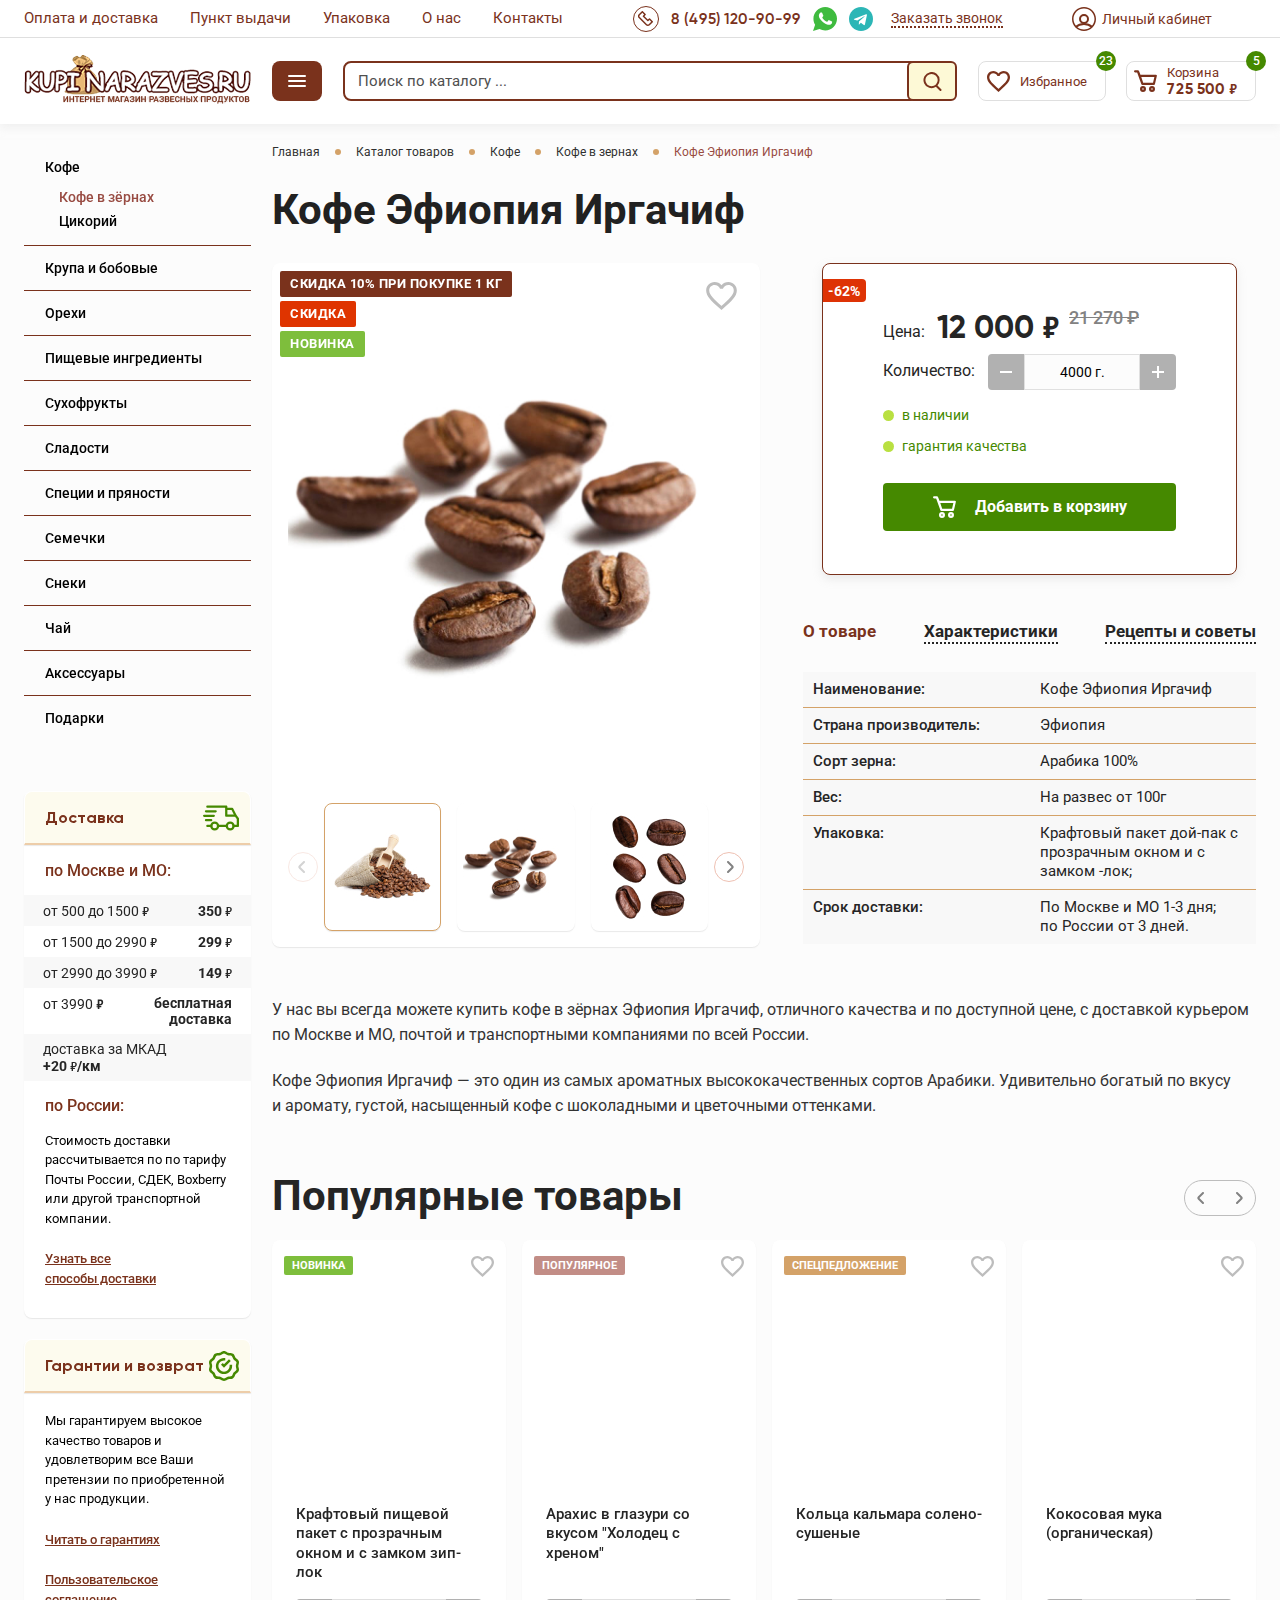
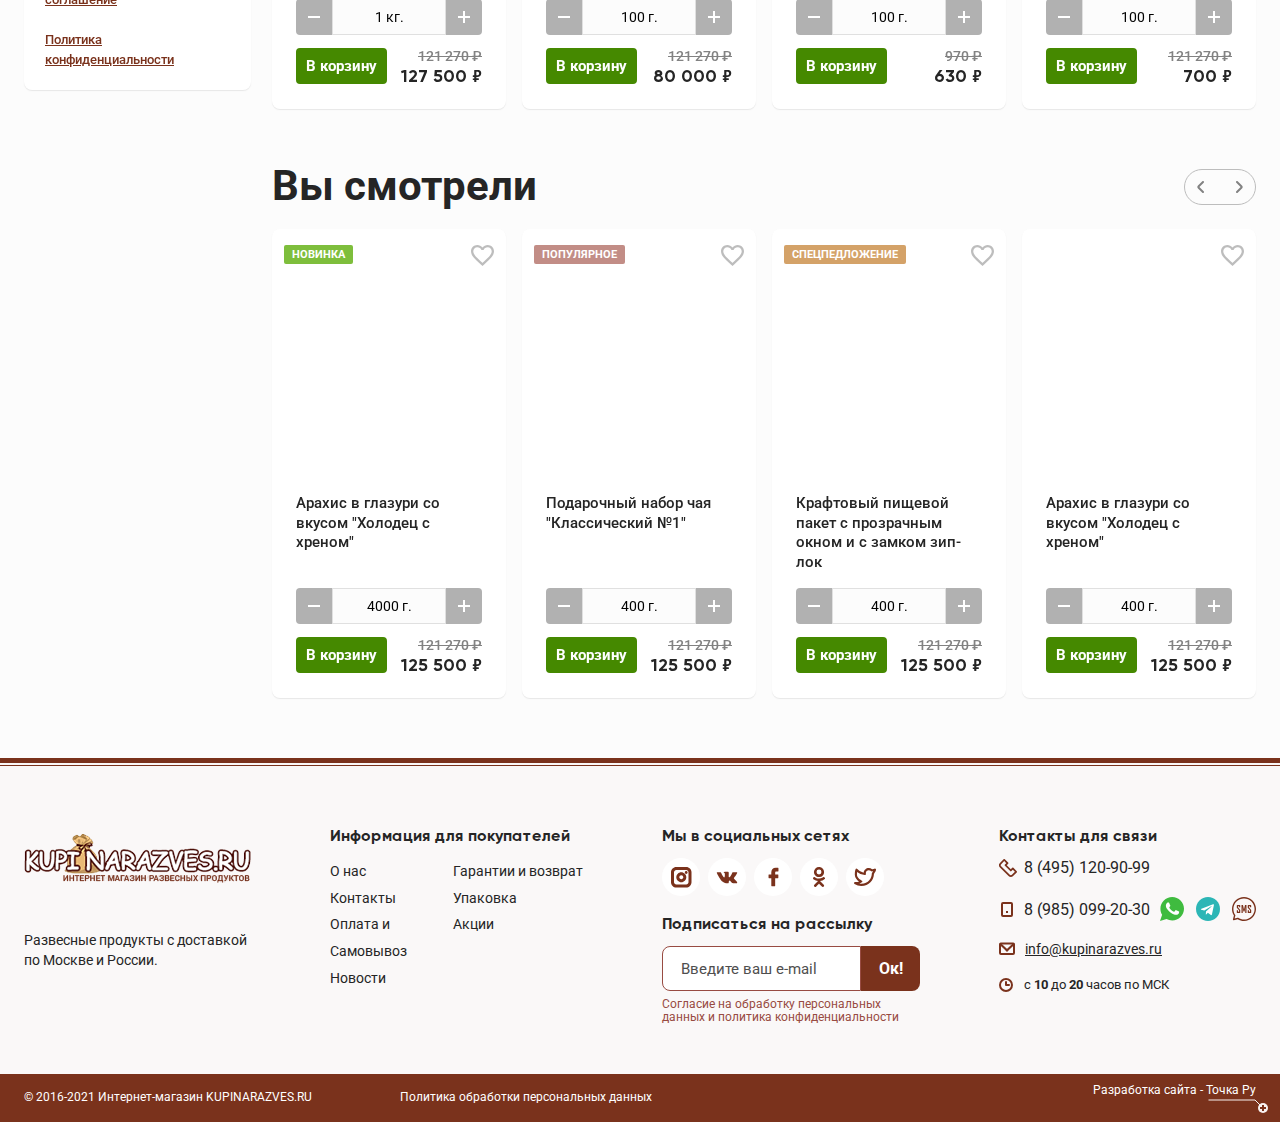
<file: product.html>
<!DOCTYPE html>
<html lang="ru">
	<head>
		<meta http-equiv="Content-Type" content="text/html; charset=utf-8">

		<!-- Адаптирование страницы для мобильных устройств -->
		<meta name="viewport" content="width=device-width, initial-scale=1, maximum-scale=1">

		<!-- Запрет распознования номера телефона -->
		<meta name="format-detection" content="telephone=no">
		<meta name="SKYPE_TOOLBAR" content ="SKYPE_TOOLBAR_PARSER_COMPATIBLE">

		<!-- Заголовок страницы -->
		<title>Заголовок страницы</title>

		<!-- Данное значение часто используют(использовали) поисковые системы -->
		<meta name="description" content="">
		<meta name="keywords" content="">

		<!-- Изменение цвета панели моб. браузера -->
		<meta name="msapplication-TileColor" content="#7A321C">
		<meta name="theme-color" content="#7A321C">

		<!-- Подключение шрифтов с гугла -->
		<link rel="preconnect" href="https://fonts.googleapis.com">
		<link rel="preconnect" href="https://fonts.gstatic.com" crossorigin>
		<link href="https://fonts.googleapis.com/css2?family=Roboto:ital,wght@0,100;0,300;0,400;0,500;0,700;0,900;1,100;1,300;1,400;1,500;1,700;1,900&display=swap" rel="stylesheet">

		<!-- Подключение файлов стилей -->
		<link rel="stylesheet" href="css/swiper-bundle.min.css">
		<link rel="stylesheet" href="css/swiper.css">
		<link rel="stylesheet" href="css/fancybox.css">
		<link rel="stylesheet" href="css/styles.css">

		<link rel="stylesheet" href="css/response_1279.css" media="print, (max-width: 1279px)">
		<link rel="stylesheet" href="css/response_1023.css" media="print, (max-width: 1023px)">
		<link rel="stylesheet" href="css/response_767.css" media="print, (max-width: 767px)">
		<link rel="stylesheet" href="css/response_479.css" media="(max-width: 479px)">
	</head>

	<body>
		<div class="wrap">
			<div class="main">
				<header>
					<div class="top">
						<div class="cont row">
							<div class="links">
								<div><a href="/">Оплата и доставка</a></div>
								<div><a href="/">Пункт выдачи</a></div>
								<div><a href="/">Упаковка</a></div>
								<div><a href="/">О нас</a></div>
								<div><a href="/">Контакты</a></div>
							</div>

							<div class="contacts">
								<div class="phone">
									<a href="tel:84951209099">
										<div class="icon">
											<svg><use xlink:href="images/sprite.svg#ic_phone"></use></svg>
										</div>
										<span>8 (495) 120-90-99</span>
									</a>
								</div>

								<div class="messengers">
									<a href="/">
										<img src="images/ic_whatsapp.svg" alt="">
									</a>

									<a href="/">
										<img src="images/ic_telegram.svg" alt="">
									</a>
								</div>

								<button class="callback_btn modal_btn" data-content="#callback_modal">Заказать звонок</button>
							</div>

							<div class="account">
								<a href="/" class="link">
									<svg class="icon"><use xlink:href="images/sprite.svg#ic_user"></use></svg>
									<span>Личный кабинет</span>
								</a>
							</div>
						</div>
					</div>


					<div class="info">
						<div class="cont row">
							<a href="/" class="logo">
								<img src="images/logo.png" alt="">
							</a>

							<div class="categories">
								<a href="/" class="link">
									<svg class="icon"><use xlink:href="images/sprite.svg#ic_burger"></use></svg>
								</a>

								<!-- <button class="btn mini_modal_btn" data-modal-id="#categories_modal">
									<svg class="icon"><use xlink:href="images/sprite.svg#ic_burger"></use></svg>
									<svg class="icon"><use xlink:href="images/sprite.svg#ic_close"></use></svg>
								</button>

								<div class="mini_modal" id="categories_modal">
									<div><a href="/">Кофе</a></div>
									<div><a href="/">Крупа и бобовые</a></div>
									<div><a href="/">Орехи</a></div>
									<div><a href="/">Пищевые ингредиенты</a></div>
									<div><a href="/">Сухофрукты</a></div>
									<div><a href="/">Сладости</a></div>
									<div><a href="/">Специи и пряности</a></div>
									<div><a href="/">Семечки</a></div>
									<div><a href="/">Снеки</a></div>
									<div><a href="/">Чай</a></div>
									<div><a href="/">Аксессуары</a></div>
									<div><a href="/">Подарки</a></div>
								</div> -->
							</div>

							<div class="search">
								<form action="">
									<input type="text" name="" value="" class="input" placeholder="Поиск по каталогу ...">

									<button type="submit" class="submit_btn">
										<svg class="icon"><use xlink:href="images/sprite.svg#ic_search"></use></svg>
									</button>
								</form>
							</div>

							<a href="/" class="favorite_link">
								<svg class="icon"><use xlink:href="images/sprite.svg#ic_favorite"></use></svg>
								<div>Избранное</div>
								<div class="count">23</div>
							</a>

							<a href="/" class="cart_link">
								<svg class="icon"><use xlink:href="images/sprite.svg#ic_cart"></use></svg>
								<div>
									<div>Корзина</div>
									<div class="price">725 500 <span class="currency">9</span></div>
								</div>
								<div class="count">5</div>
							</a>
						</div>
					</div>
				</header>


				<section class="mob_header">
					<div class="info">
						<div class="cont row">
							<div class="logo">
								<img src="images/logo.png" alt="">
							</div>

							<div class="contacts">
								<div class="phone">
									<a href="tel:84951209099">
										<div class="icon">
											<svg><use xlink:href="images/sprite.svg#ic_phone"></use></svg>
										</div>
										<span>8 (495) 120-90-99</span>
									</a>
								</div>

								<div class="messengers">
									<a href="/">
										<img src="images/ic_whatsapp.svg" alt="">
									</a>

									<a href="/">
										<img src="images/ic_telegram.svg" alt="">
									</a>
								</div>
							</div>

							<div class="account">
								<a href="/" class="link">
									<svg class="icon"><use xlink:href="images/sprite.svg#ic_user"></use></svg>
								</a>
							</div>

							<a href="/" class="favorite_link">
								<svg class="icon"><use xlink:href="images/sprite.svg#ic_favorite"></use></svg>
								<div class="count">23</div>
							</a>

							<a href="/" class="cart_link">
								<svg class="icon"><use xlink:href="images/sprite.svg#ic_cart"></use></svg>
								<div class="count">5</div>
							</a>

							<div class="categories modal_cont">
								<button class="btn mini_modal_btn" data-modal-id="#mob_categories_modal">
									<svg class="icon"><use xlink:href="images/sprite.svg#ic_burger"></use></svg>
									<svg class="icon"><use xlink:href="images/sprite.svg#ic_close"></use></svg>
								</button>

								<div class="mini_modal" id="mob_categories_modal">
									<div><a href="/">Кофе</a></div>
									<div><a href="/">Крупа и бобовые</a></div>
									<div><a href="/">Орехи</a></div>
									<div><a href="/">Пищевые ингредиенты</a></div>
									<div><a href="/">Сухофрукты</a></div>
									<div><a href="/">Сладости</a></div>
									<div><a href="/">Специи и пряности</a></div>
									<div><a href="/">Семечки</a></div>
									<div><a href="/">Снеки</a></div>
									<div><a href="/">Чай</a></div>
									<div><a href="/">Аксессуары</a></div>
									<div><a href="/">Подарки</a></div>
								</div>
							</div>
						</div>
					</div>

					<div class="search">
						<form action="">
							<input type="text" name="" value="" class="input" placeholder="Поиск по каталогу ...">

							<button type="submit" class="submit_btn">
								<svg class="icon"><use xlink:href="images/sprite.svg#ic_search"></use></svg>
							</button>
						</form>
					</div>
				</section>


				<section class="content_flex block">
					<div class="cont row">
						<aside>
							<div class="categories">
								<div>
									<a href="/">Кофе</a>

									<div class="sub_categories">
										<div><a class="active">Кофе в зёрнах</a></div>
										<div><a href="/">Цикорий</a></div>
									</div>
								</div>

								<div><a href="/">Крупа и бобовые</a></div>
								<div><a href="/">Орехи</a></div>
								<div><a href="/">Пищевые ингредиенты</a></div>
								<div><a href="/">Сухофрукты</a></div>
								<div><a href="/">Сладости</a></div>
								<div><a href="/">Специи и пряности</a></div>
								<div><a href="/">Семечки</a></div>
								<div><a href="/">Снеки</a></div>
								<div><a href="/">Чай</a></div>
								<div><a href="/">Аксессуары</a></div>
								<div><a href="/">Подарки</a></div>
							</div>


							<div class="delivery block">
								<div class="head">
									<div class="title">Доставка</div>
									<svg class="icon"><use xlink:href="images/sprite.svg#ic_delivery"></use></svg>
								</div>

								<div class="data">
									<div class="region">
										<div class="title">по Москве и МО:</div>

										<div class="prices">
											<div>
												<div class="name">от 500 до 1500 <span class="currency">7</span></div>
												<div class="price">350 <span class="currency">7</span></div>
											</div>

											<div>
												<div class="name">от 1500 до 2990 <span class="currency">7</span></div>
												<div class="price">299 <span class="currency">7</span></div>
											</div>

											<div>
												<div class="name">от 2990 до 3990 <span class="currency">7</span></div>
												<div class="price">149 <span class="currency">7</span></div>
											</div>

											<div>
												<div class="name">от 3990 <span class="currency">9</span></div>
												<div class="price">бесплатная<br> доставка</div>
											</div>

											<div>
												<div class="name full_w">доставка за МКАД</div>
												<div class="price">+20 <span class="currency">7</span>/км</div>
											</div>
										</div>
									</div>

									<div class="region">
										<div class="title">по России:</div>

										<div class="desc">Стоимость доставки рассчитывается по по тарифу Почты России, СДЕК, Boxberry или другой транспортной компании.</div>
									</div>

									<div class="links">
										<div><a href="/">
											<svg class="icon"><use xlink:href="images/sprite.svg#ic_arrow_right"></use></svg>
											<span>Узнать все<br> способы доставки</span>
										</a></div>
									</div>
								</div>
							</div>


							<div class="guarantee block">
								<div class="head">
									<div class="title">Гарантии и возврат</div>
									<svg class="icon"><use xlink:href="images/sprite.svg#ic_guarantee"></use></svg>
								</div>

								<div class="data">
									<div class="desc">Мы гарантируем высокое качество товаров и удовлетворим все Ваши претензии по приобретенной у нас продукции.</div>

									<div class="links">
										<div><a href="/">
											<svg class="icon"><use xlink:href="images/sprite.svg#ic_arrow_right"></use></svg>
											<span>Читать о гарантиях</span>
										</a></div>

										<div><a href="/">
											<svg class="icon"><use xlink:href="images/sprite.svg#ic_arrow_right"></use></svg>
											<span>Пользовательское соглашение</span>
										</a></div>

										<div><a href="/">
											<svg class="icon"><use xlink:href="images/sprite.svg#ic_arrow_right"></use></svg>
											<span>Политика конфиденциальности</span>
										</a></div>
									</div>
								</div>
							</div>
						</aside>


						<section class="content">
							<section class="page_head">
								<div class="breadcrumbs">
									<a href="/">Главная</a> <span class="sep"></span>
									<a href="/">Каталог товаров</a> <span class="sep"></span>
									<a href="/">Кофе</a> <span class="sep"></span>
									<a href="/">Кофе в зернах</a> <span class="sep"></span>
									<span class="current">Кофе Эфиопия Иргачиф</span>
								</div>

								<h1 class="page_title">Кофе Эфиопия Иргачиф</h1>
							</section>


							<section class="product_info">
								<div class="images">
									<div class="stickers">
										<div class="sticker brown"><span>СКИДКА 10% ПРИ ПОКУПКЕ 1 КГ</span></div>
										<div class="sticker discount"><span>СКИДКА</span></div>
										<div class="sticker new"><span>НОВИНКА</span></div>
									</div>

									<div class="favorite">
										<button class="btn">
											<svg class="icon"><use xlink:href="images/sprite.svg#ic_favorite"></use></svg>
											<svg class="icon"><use xlink:href="images/sprite.svg#ic_favorite2"></use></svg>
										</button>
									</div>

									<div class="big">
										<div class="swiper-container">
											<div class="swiper-wrapper">
												<div class="slide swiper-slide">
													<a href="images/tmp/product_img.jpg" class="fancy_img" data-fancybox="gallery">
														<img data-src="images/tmp/product_img.jpg" alt="" class="lozad">
													</a>
												</div>

												<div class="slide swiper-slide">
													<a href="images/tmp/product_img.jpg" class="fancy_img" data-fancybox="gallery">
														<img data-src="images/tmp/product_img.jpg" alt="" class="lozad">
													</a>
												</div>

												<div class="slide swiper-slide">
													<a href="images/tmp/product_img.jpg" class="fancy_img" data-fancybox="gallery">
														<img data-src="images/tmp/product_img.jpg" alt="" class="lozad">
													</a>
												</div>

												<div class="slide swiper-slide">
													<a href="images/tmp/product_img.jpg" class="fancy_img" data-fancybox="gallery">
														<img data-src="images/tmp/product_img.jpg" alt="" class="lozad">
													</a>
												</div>

												<div class="slide swiper-slide">
													<a href="images/tmp/product_img.jpg" class="fancy_img" data-fancybox="gallery">
														<img data-src="images/tmp/product_img.jpg" alt="" class="lozad">
													</a>
												</div>

												<div class="slide swiper-slide">
													<a href="images/tmp/product_img.jpg" class="fancy_img" data-fancybox="gallery">
														<img data-src="images/tmp/product_img.jpg" alt="" class="lozad">
													</a>
												</div>
											</div>
										</div>
									</div>

									<div class="thumbs">
										<div class="swiper-container">
											<div class="swiper-wrapper">
												<div class="slide swiper-slide">
													<button>
														<img data-src="images/tmp/product_thumbs_img.jpg" alt="" class="lozad">
													</button>
												</div>

												<div class="slide swiper-slide">
													<button>
														<img data-src="images/tmp/product_thumbs_img2.jpg" alt="" class="lozad">
													</button>
												</div>

												<div class="slide swiper-slide">
													<button>
														<img data-src="images/tmp/product_thumbs_img3.jpg" alt="" class="lozad">
													</button>
												</div>

												<div class="slide swiper-slide">
													<button>
														<img data-src="images/tmp/product_thumbs_img.jpg" alt="" class="lozad">
													</button>
												</div>

												<div class="slide swiper-slide">
													<button>
														<img data-src="images/tmp/product_thumbs_img2.jpg" alt="" class="lozad">
													</button>
												</div>

												<div class="slide swiper-slide">
													<button>
														<img data-src="images/tmp/product_thumbs_img3.jpg" alt="" class="lozad">
													</button>
												</div>
											</div>

											<div class="swiper-button-prev">
												<svg class="icon"><use xlink:href="images/sprite.svg#ic_slider_arrow"></use></svg>
											</div>

											<div class="swiper-button-next">
												<svg class="icon"><use xlink:href="images/sprite.svg#ic_slider_arrow"></use></svg>
											</div>
										</div>
									</div>
								</div>


								<div class="data">
									<div class="buy">
										<div class="percent">-62%</div>

										<div class="price">
											<div class="name">Цена:</div>
											<div class="val">12 000 <span class="currency">9</span></div>
											<div class="old">21 270 ₽</div>
										</div>

										<div class="amount">
											<div class="name">Количество:</div>

											<div class="weight">
												<button type="button" class="minus"></button>

												<input type="text" value="4000 г." class="input"
												  data-minimum="100" data-maximum="10000" data-step="100" data-unit=" г.">

												<button type="button" class="plus"></button>
											</div>
										</div>

										<div class="pluses">
											<div>в наличии</div>
											<div>гарантия качества</div>
										</div>

										<button class="buy_btn">
											<svg class="icon"><use xlink:href="images/sprite.svg#ic_cart"></use></svg>
											<span>Добавить в корзину</span>
											<span>Уже в корзине</span>
										</button>
									</div>

									<div class="tabs_container">
										<div class="tabs">
											<button data-content="#tab1" data-level="level1" class="active">О товаре</button>
											<button data-content="#tab2" data-level="level1">Характеристики</button>
											<button data-content="#tab2" data-level="level1">Рецепты и советы </button>
										</div>


										<div class="tab_content level1 active" id="tab1">
											<div class="features">
												<div class="item">
													<div class="name">Наименование:</div>
													<div class="val">Кофе Эфиопия Иргачиф</div>
												</div>

												<div class="item">
													<div class="name">Страна производитель:</div>
													<div class="val">Эфиопия</div>
												</div>

												<div class="item">
													<div class="name">Сорт зерна:</div>
													<div class="val">Арабика 100%</div>
												</div>

												<div class="item">
													<div class="name">Вес:</div>
													<div class="val">На развес от 100г</div>
												</div>

												<div class="item">
													<div class="name">Упаковка:</div>
													<div class="val">Крафтовый пакет дой-пак c прозрачным окном и с замком -лок;</div>
												</div>

												<div class="item">
													<div class="name">Срок доставки:</div>
													<div class="val">По Москве и МО 1-3 дня;<br> по России от 3 дней.</div>
												</div>
											</div>
										</div>


										<div class="tab_content level1" id="tab2">

										</div>


										<div class="tab_content level1" id="tab3">

										</div>
									</div>
								</div>
							</section>


							<section class="product_desc text_block">
								<p>У нас вы всегда можете купить кофе в зёрнах Эфиопия Иргачиф, отличного качества и по доступной цене, с доставкой курьером по Москве и МО, почтой и транспортными компаниями по всей России.</p>

								<p>Кофе Эфиопия Иргачиф — это один из самых ароматных высококачественных сортов Арабики. Удивительно богатый по вкусу и аромату, густой, насыщенный кофе с шоколадными и цветочными оттенками.</p>
							</section>


							<section class="products">
								<div class="block_head padding_right">
									<div class="title">Популярные товары</div>
								</div>

								<div class="swiper-container" id="products_slider2">
									<div class="swiper-wrapper">
										<div class="slide swiper-slide">
											<div class="product">
												<div class="stickers">
													<div class="sticker new"><span>НОВИНКА</span></div>
												</div>

												<div class="favorite">
													<button class="btn">
														<svg class="icon"><use xlink:href="images/sprite.svg#ic_favorite"></use></svg>
														<svg class="icon"><use xlink:href="images/sprite.svg#ic_favorite2"></use></svg>
													</button>
												</div>

												<a href="/" class="thumb">
													<div><img data-src="images/tmp/product_thumb5.jpg" alt="" class="lozad"></div>
												</a>

												<div class="name">
													<a href="/">Крафтовый пищевой пакет c прозрачным окном и с замком зип-лок</a>
												</div>

												<div class="buy">
													<div class="weight">
														<button type="button" class="minus"></button>

														<input type="text" value="1 кг." class="input"
														  data-minimum="1" data-maximum="100" data-step="1" data-unit=" кг.">

														<button type="button" class="plus"></button>
													</div>

													<button class="buy_btn">
														<span>В корзину</span>
														<span>В корзине</span>
													</button>

													<div class="price">
														<div class="old">121 270 ₽</div>
														<div>127 500 <span class="currency">9</span></div>
													</div>
												</div>
											</div>
										</div>


										<div class="slide swiper-slide">
											<div class="product">
												<div class="stickers">
													<div class="sticker popular"><span>Популярное</span></div>
												</div>

												<div class="favorite">
													<button class="btn">
														<svg class="icon"><use xlink:href="images/sprite.svg#ic_favorite"></use></svg>
														<svg class="icon"><use xlink:href="images/sprite.svg#ic_favorite2"></use></svg>
													</button>
												</div>

												<a href="/" class="thumb">
													<div><img data-src="images/tmp/product_thumb6.jpg" alt="" class="lozad"></div>
												</a>

												<div class="name">
													<a href="/">Арахис в глазури со вкусом "Холодец с хреном"</a>
												</div>

												<div class="buy">
													<div class="weight">
														<button type="button" class="minus"></button>

														<input type="text" value="100 г." class="input"
														  data-minimum="100" data-maximum="10000" data-step="100" data-unit=" г.">

														<button type="button" class="plus"></button>
													</div>

													<button class="buy_btn">
														<span>В корзину</span>
														<span>В корзине</span>
													</button>

													<div class="price">
														<div class="old">121 270 ₽</div>
														<div>80 000 <span class="currency">9</span></div>
													</div>
												</div>
											</div>
										</div>


										<div class="slide swiper-slide">
											<div class="product">
												<div class="stickers">
													<div class="sticker special"><span>Спецпедложение</span></div>
												</div>

												<div class="favorite">
													<button class="btn">
														<svg class="icon"><use xlink:href="images/sprite.svg#ic_favorite"></use></svg>
														<svg class="icon"><use xlink:href="images/sprite.svg#ic_favorite2"></use></svg>
													</button>
												</div>

												<a href="/" class="thumb">
													<div><img data-src="images/tmp/product_thumb7.jpg" alt="" class="lozad"></div>
												</a>

												<div class="name">
													<a href="/">Кольца кальмара солено-сушеные</a>
												</div>

												<div class="buy">
													<div class="weight">
														<button type="button" class="minus"></button>

														<input type="text" value="100 г." class="input"
														  data-minimum="100" data-maximum="10000" data-step="100" data-unit=" г.">

														<button type="button" class="plus"></button>
													</div>

													<button class="buy_btn">
														<span>В корзину</span>
														<span>В корзине</span>
													</button>

													<div class="price">
														<div class="old">970 ₽</div>
														<div>630 <span class="currency">9</span></div>
													</div>
												</div>
											</div>
										</div>


										<div class="slide swiper-slide">
											<div class="product">
												<div class="favorite">
													<button class="btn">
														<svg class="icon"><use xlink:href="images/sprite.svg#ic_favorite"></use></svg>
														<svg class="icon"><use xlink:href="images/sprite.svg#ic_favorite2"></use></svg>
													</button>
												</div>

												<a href="/" class="thumb">
													<div><img data-src="images/tmp/product_thumb8.jpg" alt="" class="lozad"></div>
												</a>

												<div class="name">
													<a href="/">Кокосовая мука (органическая)</a>
												</div>

												<div class="buy">
													<div class="weight">
														<button type="button" class="minus"></button>

														<input type="text" value="100 г." class="input"
														  data-minimum="100" data-maximum="10000" data-step="100" data-unit=" г.">

														<button type="button" class="plus"></button>
													</div>

													<button class="buy_btn">
														<span>В корзину</span>
														<span>В корзине</span>
													</button>

													<div class="price">
														<div class="old">121 270 ₽</div>
														<div>700 <span class="currency">9</span></div>
													</div>
												</div>
											</div>
										</div>


										<div class="slide swiper-slide">
											<div class="product">
												<div class="stickers">
													<div class="sticker new"><span>НОВИНКА</span></div>
												</div>

												<div class="favorite">
													<button class="btn">
														<svg class="icon"><use xlink:href="images/sprite.svg#ic_favorite"></use></svg>
														<svg class="icon"><use xlink:href="images/sprite.svg#ic_favorite2"></use></svg>
													</button>
												</div>

												<a href="/" class="thumb">
													<div><img data-src="images/tmp/product_thumb5.jpg" alt="" class="lozad"></div>
												</a>

												<div class="name">
													<a href="/">Крафтовый пищевой пакет c прозрачным окном и с замком зип-лок</a>
												</div>

												<div class="buy">
													<div class="weight">
														<button type="button" class="minus"></button>

														<input type="text" value="1 кг." class="input"
														  data-minimum="1" data-maximum="100" data-step="1" data-unit=" кг.">

														<button type="button" class="plus"></button>
													</div>

													<button class="buy_btn">
														<span>В корзину</span>
														<span>В корзине</span>
													</button>

													<div class="price">
														<div class="old">121 270 ₽</div>
														<div>127 500 <span class="currency">9</span></div>
													</div>
												</div>
											</div>
										</div>


										<div class="slide swiper-slide">
											<div class="product">
												<div class="stickers">
													<div class="sticker popular"><span>Популярное</span></div>
												</div>

												<div class="favorite">
													<button class="btn">
														<svg class="icon"><use xlink:href="images/sprite.svg#ic_favorite"></use></svg>
														<svg class="icon"><use xlink:href="images/sprite.svg#ic_favorite2"></use></svg>
													</button>
												</div>

												<a href="/" class="thumb">
													<div><img data-src="images/tmp/product_thumb6.jpg" alt="" class="lozad"></div>
												</a>

												<div class="name">
													<a href="/">Арахис в глазури со вкусом "Холодец с хреном"</a>
												</div>

												<div class="buy">
													<div class="weight">
														<button type="button" class="minus"></button>

														<input type="text" value="100 г." class="input"
														  data-minimum="100" data-maximum="10000" data-step="100" data-unit=" г.">

														<button type="button" class="plus"></button>
													</div>

													<button class="buy_btn">
														<span>В корзину</span>
														<span>В корзине</span>
													</button>

													<div class="price">
														<div class="old">121 270 ₽</div>
														<div>80 000 <span class="currency">9</span></div>
													</div>
												</div>
											</div>
										</div>


										<div class="slide swiper-slide">
											<div class="product">
												<div class="stickers">
													<div class="sticker special"><span>Спецпедложение</span></div>
												</div>

												<div class="favorite">
													<button class="btn">
														<svg class="icon"><use xlink:href="images/sprite.svg#ic_favorite"></use></svg>
														<svg class="icon"><use xlink:href="images/sprite.svg#ic_favorite2"></use></svg>
													</button>
												</div>

												<a href="/" class="thumb">
													<div><img data-src="images/tmp/product_thumb7.jpg" alt="" class="lozad"></div>
												</a>

												<div class="name">
													<a href="/">Кольца кальмара солено-сушеные</a>
												</div>

												<div class="buy">
													<div class="weight">
														<button type="button" class="minus"></button>

														<input type="text" value="100 г." class="input"
														  data-minimum="100" data-maximum="10000" data-step="100" data-unit=" г.">

														<button type="button" class="plus"></button>
													</div>

													<button class="buy_btn">
														<span>В корзину</span>
														<span>В корзине</span>
													</button>

													<div class="price">
														<div class="old">970 ₽</div>
														<div>630 <span class="currency">9</span></div>
													</div>
												</div>
											</div>
										</div>


										<div class="slide swiper-slide">
											<div class="product">
												<div class="favorite">
													<button class="btn">
														<svg class="icon"><use xlink:href="images/sprite.svg#ic_favorite"></use></svg>
														<svg class="icon"><use xlink:href="images/sprite.svg#ic_favorite2"></use></svg>
													</button>
												</div>

												<a href="/" class="thumb">
													<div><img data-src="images/tmp/product_thumb8.jpg" alt="" class="lozad"></div>
												</a>

												<div class="name">
													<a href="/">Кокосовая мука (органическая)</a>
												</div>

												<div class="buy">
													<div class="weight">
														<button type="button" class="minus"></button>

														<input type="text" value="100 г." class="input"
														  data-minimum="100" data-maximum="10000" data-step="100" data-unit=" г.">

														<button type="button" class="plus"></button>
													</div>

													<button class="buy_btn">
														<span>В корзину</span>
														<span>В корзине</span>
													</button>

													<div class="price">
														<div class="old">121 270 ₽</div>
														<div>700 <span class="currency">9</span></div>
													</div>
												</div>
											</div>
										</div>
									</div>

									<div class="prev_next">
										<div class="swiper-button-prev">
											<svg class="icon"><use xlink:href="images/sprite.svg#ic_slider_arrow"></use></svg>
										</div>

										<div class="swiper-button-next">
											<svg class="icon"><use xlink:href="images/sprite.svg#ic_slider_arrow"></use></svg>
										</div>
									</div>
								</div>
							</section>


							<section class="products">
								<div class="block_head padding_right">
									<div class="title">Вы смотрели</div>
								</div>

								<div class="swiper-container" id="products_slider3">
									<div class="swiper-wrapper">
										<div class="slide swiper-slide">
											<div class="product">
												<div class="stickers">
													<div class="sticker new"><span>НОВИНКА</span></div>
												</div>

												<div class="favorite">
													<button class="btn">
														<svg class="icon"><use xlink:href="images/sprite.svg#ic_favorite"></use></svg>
														<svg class="icon"><use xlink:href="images/sprite.svg#ic_favorite2"></use></svg>
													</button>
												</div>

												<a href="/" class="thumb">
													<div><img data-src="images/tmp/product_thumb9.jpg" alt="" class="lozad"></div>
												</a>

												<div class="name">
													<a href="/">Арахис в глазури со вкусом "Холодец с хреном"</a>
												</div>

												<div class="buy">
													<div class="weight">
														<button type="button" class="minus"></button>

														<input type="text" value="4000 г." class="input"
														  data-minimum="100" data-maximum="10000" data-step="100" data-unit=" г.">

														<button type="button" class="plus"></button>
													</div>

													<button class="buy_btn">
														<span>В корзину</span>
														<span>В корзине</span>
													</button>

													<div class="price">
														<div class="old">121 270 ₽</div>
														<div>125 500 <span class="currency">9</span></div>
													</div>
												</div>
											</div>
										</div>


										<div class="slide swiper-slide">
											<div class="product">
												<div class="stickers">
													<div class="sticker popular"><span>Популярное</span></div>
												</div>

												<div class="favorite">
													<button class="btn">
														<svg class="icon"><use xlink:href="images/sprite.svg#ic_favorite"></use></svg>
														<svg class="icon"><use xlink:href="images/sprite.svg#ic_favorite2"></use></svg>
													</button>
												</div>

												<a href="/" class="thumb">
													<div><img data-src="images/tmp/product_thumb10.jpg" alt="" class="lozad"></div>
												</a>

												<div class="name">
													<a href="/">Подарочный набор чая "Классический №1"</a>
												</div>

												<div class="buy">
													<div class="weight">
														<button type="button" class="minus"></button>

														<input type="text" value="400 г." class="input"
														  data-minimum="100" data-maximum="10000" data-step="100" data-unit=" г.">

														<button type="button" class="plus"></button>
													</div>

													<button class="buy_btn">
														<span>В корзину</span>
														<span>В корзине</span>
													</button>

													<div class="price">
														<div class="old">121 270 ₽</div>
														<div>125 500 <span class="currency">9</span></div>
													</div>
												</div>
											</div>
										</div>


										<div class="slide swiper-slide">
											<div class="product">
												<div class="stickers">
													<div class="sticker special"><span>Спецпедложение</span></div>
												</div>

												<div class="favorite">
													<button class="btn">
														<svg class="icon"><use xlink:href="images/sprite.svg#ic_favorite"></use></svg>
														<svg class="icon"><use xlink:href="images/sprite.svg#ic_favorite2"></use></svg>
													</button>
												</div>

												<a href="/" class="thumb">
													<div><img data-src="images/tmp/product_thumb11.jpg" alt="" class="lozad"></div>
												</a>

												<div class="name">
													<a href="/">Крафтовый пищевой пакет c прозрачным окном и с замком зип-лок</a>
												</div>

												<div class="buy">
													<div class="weight">
														<button type="button" class="minus"></button>

														<input type="text" value="400 г." class="input"
														  data-minimum="100" data-maximum="10000" data-step="100" data-unit=" г.">

														<button type="button" class="plus"></button>
													</div>

													<button class="buy_btn">
														<span>В корзину</span>
														<span>В корзине</span>
													</button>

													<div class="price">
														<div class="old">121 270 ₽</div>
														<div>125 500 <span class="currency">9</span></div>
													</div>
												</div>
											</div>
										</div>


										<div class="slide swiper-slide">
											<div class="product">
												<div class="favorite">
													<button class="btn">
														<svg class="icon"><use xlink:href="images/sprite.svg#ic_favorite"></use></svg>
														<svg class="icon"><use xlink:href="images/sprite.svg#ic_favorite2"></use></svg>
													</button>
												</div>

												<a href="/" class="thumb">
													<div><img data-src="images/tmp/product_thumb12.jpg" alt="" class="lozad"></div>
												</a>

												<div class="name">
													<a href="/">Арахис в глазури со вкусом "Холодец с хреном"</a>
												</div>

												<div class="buy">
													<div class="weight">
														<button type="button" class="minus"></button>

														<input type="text" value="400 г." class="input"
														  data-minimum="100" data-maximum="10000" data-step="100" data-unit=" г.">

														<button type="button" class="plus"></button>
													</div>

													<button class="buy_btn">
														<span>В корзину</span>
														<span>В корзине</span>
													</button>

													<div class="price">
														<div class="old">121 270 ₽</div>
														<div>125 500 <span class="currency">9</span></div>
													</div>
												</div>
											</div>
										</div>


										<div class="slide swiper-slide">
											<div class="product">
												<div class="stickers">
													<div class="sticker new"><span>НОВИНКА</span></div>
												</div>

												<div class="favorite">
													<button class="btn">
														<svg class="icon"><use xlink:href="images/sprite.svg#ic_favorite"></use></svg>
														<svg class="icon"><use xlink:href="images/sprite.svg#ic_favorite2"></use></svg>
													</button>
												</div>

												<a href="/" class="thumb">
													<div><img data-src="images/tmp/product_thumb9.jpg" alt="" class="lozad"></div>
												</a>

												<div class="name">
													<a href="/">Арахис в глазури со вкусом "Холодец с хреном"</a>
												</div>

												<div class="buy">
													<div class="weight">
														<button type="button" class="minus"></button>

														<input type="text" value="4000 г." class="input"
														  data-minimum="100" data-maximum="10000" data-step="100" data-unit=" г.">

														<button type="button" class="plus"></button>
													</div>

													<button class="buy_btn">
														<span>В корзину</span>
														<span>В корзине</span>
													</button>

													<div class="price">
														<div class="old">121 270 ₽</div>
														<div>125 500 <span class="currency">9</span></div>
													</div>
												</div>
											</div>
										</div>


										<div class="slide swiper-slide">
											<div class="product">
												<div class="stickers">
													<div class="sticker popular"><span>Популярное</span></div>
												</div>

												<div class="favorite">
													<button class="btn">
														<svg class="icon"><use xlink:href="images/sprite.svg#ic_favorite"></use></svg>
														<svg class="icon"><use xlink:href="images/sprite.svg#ic_favorite2"></use></svg>
													</button>
												</div>

												<a href="/" class="thumb">
													<div><img data-src="images/tmp/product_thumb10.jpg" alt="" class="lozad"></div>
												</a>

												<div class="name">
													<a href="/">Подарочный набор чая "Классический №1"</a>
												</div>

												<div class="buy">
													<div class="weight">
														<button type="button" class="minus"></button>

														<input type="text" value="400 г." class="input"
														  data-minimum="100" data-maximum="10000" data-step="100" data-unit=" г.">

														<button type="button" class="plus"></button>
													</div>

													<button class="buy_btn">
														<span>В корзину</span>
														<span>В корзине</span>
													</button>

													<div class="price">
														<div class="old">121 270 ₽</div>
														<div>125 500 <span class="currency">9</span></div>
													</div>
												</div>
											</div>
										</div>


										<div class="slide swiper-slide">
											<div class="product">
												<div class="stickers">
													<div class="sticker special"><span>Спецпедложение</span></div>
												</div>

												<div class="favorite">
													<button class="btn">
														<svg class="icon"><use xlink:href="images/sprite.svg#ic_favorite"></use></svg>
														<svg class="icon"><use xlink:href="images/sprite.svg#ic_favorite2"></use></svg>
													</button>
												</div>

												<a href="/" class="thumb">
													<div><img data-src="images/tmp/product_thumb11.jpg" alt="" class="lozad"></div>
												</a>

												<div class="name">
													<a href="/">Крафтовый пищевой пакет c прозрачным окном и с замком зип-лок</a>
												</div>

												<div class="buy">
													<div class="weight">
														<button type="button" class="minus"></button>

														<input type="text" value="400 г." class="input"
														  data-minimum="100" data-maximum="10000" data-step="100" data-unit=" г.">

														<button type="button" class="plus"></button>
													</div>

													<button class="buy_btn">
														<span>В корзину</span>
														<span>В корзине</span>
													</button>

													<div class="price">
														<div class="old">121 270 ₽</div>
														<div>125 500 <span class="currency">9</span></div>
													</div>
												</div>
											</div>
										</div>


										<div class="slide swiper-slide">
											<div class="product">
												<div class="favorite">
													<button class="btn">
														<svg class="icon"><use xlink:href="images/sprite.svg#ic_favorite"></use></svg>
														<svg class="icon"><use xlink:href="images/sprite.svg#ic_favorite2"></use></svg>
													</button>
												</div>

												<a href="/" class="thumb">
													<div><img data-src="images/tmp/product_thumb12.jpg" alt="" class="lozad"></div>
												</a>

												<div class="name">
													<a href="/">Арахис в глазури со вкусом "Холодец с хреном"</a>
												</div>

												<div class="buy">
													<div class="weight">
														<button type="button" class="minus"></button>

														<input type="text" value="400 г." class="input"
														  data-minimum="100" data-maximum="10000" data-step="100" data-unit=" г.">

														<button type="button" class="plus"></button>
													</div>

													<button class="buy_btn">
														<span>В корзину</span>
														<span>В корзине</span>
													</button>

													<div class="price">
														<div class="old">121 270 ₽</div>
														<div>125 500 <span class="currency">9</span></div>
													</div>
												</div>
											</div>
										</div>
									</div>

									<div class="prev_next">
										<div class="swiper-button-prev">
											<svg class="icon"><use xlink:href="images/sprite.svg#ic_slider_arrow"></use></svg>
										</div>

										<div class="swiper-button-next">
											<svg class="icon"><use xlink:href="images/sprite.svg#ic_slider_arrow"></use></svg>
										</div>
									</div>
								</div>
							</section>
						</section>
					</div>
				</section>
			</div>


			<footer>
				<div class="info">
					<div class="cont row">
						<div class="col_left">
							<div class="logo">
								<img src="images/logo.png" alt="">
							</div>

							<div class="desc">Развесные продукты с доставкой по Москве и России.</div>
						</div>

						<div class="links">
							<div class="title">Информация для покупателей</div>

							<div class="items cols">
								<div class="col">
									<div><a href="/">О нас</a></div>
									<div><a href="/">Контакты</a></div>
									<div><a href="/">Оплата и </a></div>
									<div><a href="/">Самовывоз</a></div>
									<div><a href="/">Новости</a></div>
								</div>

								<div class="col">
									<div><a href="/">Гарантии и возврат</a></div>
									<div><a href="/">Упаковка</a></div>
									<div><a href="/">Акции</a></div>
								</div>
							</div>
						</div>

						<div class="col_center">
							<div class="socials">
								<div class="title">Мы в социальных сетях</div>

								<div class="items">
									<a href="/" target="_blank" rel="noopener nofollow" class="instagram_link">
										<svg class="icon"><use xlink:href="images/sprite.svg#ic_instagram"></use></svg>
									</a>

									<a href="/" target="_blank" rel="noopener nofollow" class="vkontakte_link">
										<svg class="icon"><use xlink:href="images/sprite.svg#ic_vkontakte"></use></svg>
									</a>

									<a href="/" target="_blank" rel="noopener nofollow" class="facebook_link">
										<svg class="icon"><use xlink:href="images/sprite.svg#ic_facebook"></use></svg>
									</a>

									<a href="/" target="_blank" rel="noopener nofollow" class="odnokl_link">
										<svg class="icon"><use xlink:href="images/sprite.svg#ic_odnokl"></use></svg>
									</a>

									<a href="/" target="_blank" rel="noopener nofollow" class="twitter_link">
										<svg class="icon"><use xlink:href="images/sprite.svg#ic_twitter"></use></svg>
									</a>
								</div>
							</div>

							<div class="subscribe">
								<div class="title">Подписаться на рассылку</div>

								<form action="">
									<input type="email" name="" value="" class="input" placeholder="Введите ваш e-mail">

									<button type="submit" class="submit_btn">Ок!</button>

									<div class="agree">
										<a href="/" target="_blank">Согласие на обработку персональных данных и политика конфиденциальности</a>
									</div>
								</form>
							</div>
						</div>

						<div class="contacts">
							<div class="title">Контакты для связи</div>

							<div class="phone">
								<svg class="icon"><use xlink:href="images/sprite.svg#ic_phone"></use></svg>
								<a href="tel:84951209099">8 (495) 120-90-99</a>
							</div>

							<div class="messengers">
								<svg class="icon"><use xlink:href="images/sprite.svg#ic_mobile"></use></svg>
								<div class="number">8 (985) 099-20-30</div>

								<a href="/">
									<img src="images/ic_whatsapp.svg" alt="">
								</a>

								<a href="/">
									<img src="images/ic_telegram.svg" alt="">
								</a>

								<a href="/">
									<img src="images/ic_sms.svg" alt="">
								</a>
							</div>

							<div class="email">
								<svg class="icon"><use xlink:href="images/sprite.svg#ic_email"></use></svg>
								<a href="mailto:info@kupinarazves.ru">info@kupinarazves.ru</a>
							</div>

							<div class="time">
								<svg class="icon"><use xlink:href="images/sprite.svg#ic_time"></use></svg>
								<span>с <b>10</b> до <b>20</b> часов по МСК</span>
							</div>
						</div>
					</div>
				</div>


				<div class="bottom">
					<div class="cont row">
						<div class="copyright">&copy; 2016-2021 Интернет-магазин KUPINARAZVES.RU</div>

						<div class="privacy_policy_link">
							<a href="/">Политика обработки персональных данных </a>
						</div>

						<div class="creator">
							<a href="/" rel="nooperner" target="_blank">Разработка сайта - Точка Ру</a>
						</div>
					</div>
				</div>
			</footer>


			<div class="buttonUp">
				<button class="btn">
					<svg class="icon"><use xlink:href="images/sprite.svg#ic_arrow_top"></use></svg>
				</button>
			</div>

			<div class="overlay"></div>
		</div>


		<div class="supports_error">
			Ваш браузер устарел рекомендуем обновить его до последней версии<br> или использовать другой более современный.
		</div>


		<section class="modal" id="callback_modal">
			<div class="modal_title">Обратный звонок</div>

			<div class="modal_data">
				<form action="" class="form custom_submit">
					<div class="line">
						<div class="field">
							<input type="text" name="" value="" class="input" placeholder="Имя">
						</div>
					</div>

					<div class="line">
						<div class="field">
							<input type="tel" name="" value="" class="input" placeholder="Телефон">
						</div>
					</div>

					<div class="line agree">Нажимая на кнопку, я соглашаюсь на обработку моих персональных данных и принимаю <a href="/" target="_blank">политику конфиденциальности</a></div>

					<div class="submit">
						<button type="submit" class="submit_btn">Отправить</button>
					</div>
				</form>
			</div>
		</section>


		<section class="modal" id="success_modal">
			<div class="modal_title">Спасибо!</div>

			<div class="modal_desc">Ваш запрос успешно отправлен. Наш менеджер свяжется с вами<br> в ближайшее время.</div>
		</section>


		<!-- Подключение javascript файлов -->
		<script src="js/jquery-3.5.0.min.js"></script>
		<script src="js/lozad.min.js"></script>
		<script src="js/swiper-bundle.min.js"></script>
		<script src="js/inputmask.min.js"></script>
		<script src="js/nice-select.js"></script>
		<script src="js/fancybox.min.js"></script>
		<script src="js/functions.js"></script>
		<script src="js/scripts.js"></script>
	</body>
</html>
</file>
<file: css/styles.css>
/* For old browsers */
@supports (not(--css: variables))
{
    .supports_error
    {
        display: flex !important;
    }
}

/* For IE */
@media screen and (-ms-high-contrast: active), (-ms-high-contrast: none)
{
    .supports_error
    {
        display: flex !important;
    }
}



/*-----------
    Fonts
-----------*/
@font-face
{
    font-family: 'Gilroy';
    font-weight: normal;
    font-style: normal;

    font-display: swap;
    src: url('../fonts/Gilroy-Regular.woff') format('woff'),
    url('../fonts/Gilroy-Regular.ttf') format('truetype');
}

@font-face
{
    font-family: 'Gilroy';
    font-weight: 500;
    font-style: normal;

    font-display: swap;
    src: url('../fonts/Gilroy-Medium.woff') format('woff'),
    url('../fonts/Gilroy-Medium.ttf') format('truetype');
}

@font-face
{
    font-family: 'Gilroy';
    font-weight: 600;
    font-style: normal;

    font-display: swap;
    src: url('../fonts/Gilroy-SemiBold.woff') format('woff'),
    url('../fonts/Gilroy-SemiBold.ttf') format('truetype');
}

@font-face
{
    font-family: 'Gilroy';
    font-weight: 700;
    font-style: normal;

    font-display: swap;
    src: url('../fonts/Gilroy-Bold.woff') format('woff'),
    url('../fonts/Gilroy-Bold.ttf') format('truetype');
}



@font-face
{
    font-family: 'PTRoubleSans';
    font-weight: normal;
    font-style: normal;

    font-display: swap;
    src: url('../fonts/RUBSN.woff') format('woff'),
    url('../fonts/RUBSN.ttf') format('truetype');
}



/*------------------
    Reset styles
------------------*/
*
{
    box-sizing: border-box;
    margin: 0;
    padding: 0;
}

*:before,
*:after
{
    box-sizing: border-box;
}

html
{
    -webkit-font-smoothing: antialiased;
    -moz-osx-font-smoothing: grayscale;
        -ms-text-size-adjust: 100%;
    -webkit-text-size-adjust: 100%;
}

body
{
    margin: 0;

    -webkit-tap-highlight-color: transparent;
    -webkit-overflow-scrolling: touch;
    text-rendering: optimizeLegibility;
    text-decoration-skip: objects;
}

img
{
    border-style: none;
}

textarea
{
    overflow: auto;
}

input,
textarea,
input:active,
textarea:active,
button
{
    margin: 0;

    -webkit-border-radius: 0;
            border-radius: 0;
         outline: none transparent !important;
    box-shadow: none;

    -webkit-appearance: none;
            appearance: none;
    -moz-outline: none !important;
}

input::-webkit-outer-spin-button,
input::-webkit-inner-spin-button
{
    margin: 0;

    -webkit-appearance: none;
}

input[type=number]
{
    -moz-appearance: textfield;
}

:focus
{
    outline: 0;
}

:hover,
:active
{
    -webkit-tap-highlight-color: rgba(0,0,0,0);
    -webkit-touch-callout: none;
}


::-ms-clear
{
    display: none;
}



/*-------------------
    Global styles
-------------------*/
:root
{
    --bg: #fcfcfc;
    --sidebar_width: 227px;
    --scroll_width: 17px;
    --text_color: #333;
    --font_size: 14px;
    --font_size_title: 42px;
    --font_family: 'Roboto', 'Arial', sans-serif;
    --font_family2: 'Gilroy', 'Arial', sans-serif;
}


::selection
{
    color: #fff;

    background: #7a321c;
}

::-moz-selection
{
    color: #fff;

    background: #7a321c;
}


.clear
{
    clear: both;
}

.left
{
    float: left;
}

.right
{
    float: right;
}



html
{
    height: 100%;
    min-height: -moz-available;
    min-height: -webkit-fill-available;
    min-height:         fill-available;
}

html.custom_scroll ::-webkit-scrollbar
{
    width: 10px;
    height: 10px;

    background-color: #ccc;
}

html.custom_scroll ::-webkit-scrollbar-thumb
{
    background-color: #7a321c;
}

html.custom_scroll
{
    scrollbar-color: #7a321c #ccc;
    scrollbar-width: thin;
}


body
{
    color: var(--text_color);
    font: var(--font_size) var(--font_family);

    height: 100%;
    min-height: -moz-available;
    min-height: -webkit-fill-available;
    min-height:         fill-available;
}


button
{
    color: inherit;
    font-family: inherit;
    font-size: inherit;
    font-weight: inherit;
    line-height: inherit;

    display: inline-block;

    cursor: pointer;
    vertical-align: top;

    border: none;
    background: none;
}


.wrap
{
    position: relative;

    display: flex;
    visibility: hidden;
    overflow: hidden;
    flex-direction: column;

    min-width: 360px;
    min-height: 100%;

    transition: .25s linear .25s;
    pointer-events: none;

    opacity: 0;
    background: var(--bg);
}

.wrap.show
{
    visibility: visible;

    pointer-events: auto;

    opacity: 1;
}


.main
{
    flex: 1 0 auto;
}


.cont
{
    width: 100%;
    max-width: 1288px;
    margin: 0 auto;
    padding: 0 24px;
}


.lozad
{
    transition: opacity .5s linear;

    opacity: 0;
}

.lozad.loaded
{
    opacity: 1;
}


.currency
{
    font-family: PTRoubleSans !important;
    font-weight: normal !important;
}


.row
{
    display: flex;

    justify-content: flex-start;
    align-items: flex-start;
    align-content: flex-start;
    flex-wrap: wrap;
}



.content_flex.row,
.content_flex > .cont.row
{
    justify-content: space-between;
    align-items: stretch;
    align-content: stretch;
}

.content_flex .content
{
    position: relative;

    width: calc(100% - var(--sidebar_width) - 21px);
}

.content_flex .content > *:first-child
{
    margin-top: 0;
}

.content_flex .content > *:last-child
{
    margin-bottom: 0;
}

.content_flex .content > * + *
{
    margin-top: 50px;
}

.content_flex .content > * + *.big_margin
{
    margin-top: 112px;
}



.block
{
    margin-bottom: 60px;
}

.block.no_margin
{
    margin-bottom: 0 !important;
}

.block.bg
{
    padding: 50px 0;

    background: #f9f7ed;
}



.overlay
{
    position: fixed;
    z-index: 99;
    top: 0;
    left: 0;

    display: none;

    width: 100%;
    height: 100%;

    background: rgba(255, 255, 255, .9);
}



.supports_error
{
    font-family: 'Arial', sans-serif;
    font-size: 20px;
    line-height: 30px;

    position: fixed;
    z-index: 1000;
    top: 0;
    left: 0;

    display: none;

    width: 100%;
    height: 100%;
    padding: 20px;

    text-align: center;

    background: #fff;

    justify-content: center;
    align-items: center;
    align-content: center;
    flex-wrap: wrap;
}

.supports_error.show
{
    display: flex;
}



/*--------------
    Fancybox
--------------*/
.fancybox__backdrop
{
    background: rgba(0,0,0,.6);
}


.fancybox__slide
{
    padding: 40px;
}


.modal.fancybox__content > .carousel__button.is-close
{
    color: var(--text_color);

    top: 8px;
    right: 8px;

    display: flex;

    width: 34px;
    height: 34px;

    transition: .2s linear !important;

    opacity: 1 !important;

    justify-content: center;
    align-items: center;
    align-content: center;
    flex-wrap: wrap;
}

.modal.fancybox__content > .carousel__button.is-close svg
{
    display: block;

    width: 15px;
    height: 15px;

    filter: none;
    stroke: none;
    stroke-width: 0;
}

.modal.fancybox__content > .carousel__button.is-close:hover
{
    color: #7a321c;
}



/*----------------
    Mini modal
----------------*/
.modal_cont
{
    position: relative;
}


.mini_modal
{
    position: absolute;
    z-index: 100;
    top: calc(100% + 30px);
    left: 0;

    visibility: hidden;

    transition: .2s linear;
    pointer-events: none;

    opacity: 0;
}

.mini_modal.active
{
    top: 100%;

    visibility: visible;

    pointer-events: auto;

    opacity: 1;
}



/*--------------
    ButtonUp
--------------*/
.buttonUp
{
    position: fixed;
    z-index: 99;
    right: 24px;
    bottom: 60px;

    display: none;
}


.buttonUp .btn
{
    color: #fff;

    position: relative;

    display: flex;

    width: 49px;
    height: 49px;
    padding-bottom: 2px;

    cursor: pointer;

    border: 3px solid #e8e8e8;
    border-radius: 50%;
    background: rgba(130,130,139,.36);
    box-shadow: 0 2px 3px 2px rgba(215, 215, 215, .26);

    justify-content: center;
    align-items: center;
    align-content: center;
    flex-wrap: wrap;
}

.buttonUp .btn .icon
{
    display: block;

    width: 21px;
    height: 12px;
}



/*----------------
    Pagination
----------------*/
.pagination
{
    display: flex;

    margin-top: 40px;

    justify-content: flex-start;
    align-items: center;
    align-content: center;
    flex-wrap: wrap;
}

.pagination.center
{
    justify-content: center;
}

.pagination.alignright
{
    justify-content: flex-end;
}


.pagination > * + *
{
    margin-left: 8px;
}

.pagination a
{
    color: #000;
    font-size: 14px;
    font-weight: 500;
    line-height: 44px;

    display: inline-block;

    width: 44px;
    height: 44px;

    transition: background .2s linear;
    text-align: center;
    vertical-align: top;
    text-decoration: none;

    border-radius: 50%;
    background: #fff;
    box-shadow: 0 1px 1px rgba(208, 208, 208, .48);
}

.pagination a:hover,
.pagination a.active
{
    background: #e0e0e0;
}


.pagination .prev,
.pagination .next
{
    color: #828282;

    display: flex;

    background: none;
    box-shadow: none;

    justify-content: center;
    align-items: center;
    align-content: center;
    flex-wrap: wrap;
}

.pagination .prev .icon,
.pagination .next .icon
{
    display: block;

    width: 7px;
    height: 12px;
}

.pagination .next .icon
{
    transform: rotate(180deg);
}



/*---------------
    Accordion
---------------*/
.accordion .accordion_item
{
    border-radius: 8px;
    background: #fff;
    box-shadow: 0 1px 1px rgba(208, 208, 208, .48);
}

.accordion .accordion_item + .accordion_item
{
    margin-top: 3px;
}


.accordion .accordion_item .head
{
    position: relative;

    padding: 11px 72px 11px 16px;

    cursor: pointer;
}


.accordion .accordion_item .head .title
{
    font-size: 18px;
    font-weight: 500;
    line-height: 135.3%;
}


.accordion .accordion_item .head .icon
{
    color: #828282;

    position: absolute;
    top: 0;
    right: 19px;
    bottom: 0;

    display: block;

    width: 25px;
    height: 15px;
    margin: auto;
    padding: 0 !important;

    transition: .2s linear;
    transform: rotate(180deg);
}


.accordion .accordion_item .data
{
    display: none;

    padding: 6px 72px 32px 32px;
}


.accordion .accordion_item .head:hover .title,
.accordion .accordion_item.active .head .title,
.accordion .accordion_item .head:hover .icon,
.accordion .accordion_item.active .head .icon
{
    color: #7a321c;
}

.accordion .accordion_item.active .head .icon
{
    transform: rotate(0);
}



/*----------
    Tabs
----------*/
.tabs
{
    display: flex;

    margin-bottom: 28px;

    justify-content: space-between;
    align-items: stretch;
    align-content: stretch;
    flex-wrap: wrap;
}

.tabs button
{
    color: #252525;
    font-size: 17px;
    font-weight: bold;
    line-height: 130%;

    position: relative;

    display: block;

    transition: .2s linear;

    border-bottom: 2px dotted;
}

.tabs button:hover,
.tabs button.active
{
    color: #7a321c;

    border-color: transparent;
}


.tab_content
{
    position: relative;

    visibility: hidden;
    overflow: hidden;

    height: 0;

    pointer-events: none;

    opacity: 0;
}

.tab_content.active
{
    visibility: visible;
    overflow: visible;

    height: auto;

    transition: opacity .5s linear;
    pointer-events: auto;

    opacity: 1;
}



/*------------
    Header
------------*/
header
{
    position: relative;
    z-index: 100;
    top: 0;
    left: 0;

    width: 100%;
    margin-bottom: 21px;

    background: #fff;
    box-shadow: 0 4px 8px rgba(230, 230, 230, .5);
}



header .top
{
    border-bottom: 1px solid #dfdfdf;
}

header .top .cont
{
    justify-content: space-between;
    align-items: center;
    align-content: center;
}



header .info
{
    padding: 20px 0;
}

header .info .cont
{
    justify-content: space-between;
    align-items: center;
    align-content: center;
}



header .links
{
    display: flex;

    justify-content: flex-start;
    align-items: center;
    align-content: center;
    flex-wrap: wrap;
}

header .links > * + *
{
    margin-left: 32px;
}

header .links a
{
    color: #7a321c;
    font-size: 15px;
    line-height: 37px;

    position: relative;

    display: block;

    transition: color .2s linear;
    text-decoration: none;
}

header .links a:hover,
header .links a.active
{
    color: var(--text_color);
}



header .contacts
{
    display: flex;

    justify-content: flex-start;
    align-items: center;
    align-content: center;
    flex-wrap: wrap;
}


header .contacts .phone a
{
    color: #7a321c;
    font-family: var(--font_family2);
    font-size: 15px;
    font-weight: 600;
    line-height: 130%;

    display: flex;

    white-space: nowrap;
    text-decoration: none;

    justify-content: flex-start;
    align-items: center;
    align-content: center;
    flex-wrap: wrap;
}

header .contacts .phone .icon
{
    display: flex;

    width: 26px;
    height: 26px;
    margin-right: 12px;

    border: 1px solid;
    border-radius: 50%;

    justify-content: center;
    align-items: center;
    align-content: center;
    flex-wrap: wrap;
}

header .contacts .phone .icon > *
{
    display: block;

    width: 15px;
    height: 15px;
}

header .contacts .phone a span
{
    position: relative;
    top: 1px;
}


header .contacts .messengers
{
    display: flex;

    margin-left: 12px;

    justify-content: flex-start;
    align-items: center;
    align-content: center;
    flex-wrap: wrap;
}

header .contacts .messengers > * + *
{
    margin-left: 12px;
}

header .contacts .messengers a,
header .contacts .messengers img
{
    display: block;
}


header .contacts .callback_btn
{
    color: #7a321c;
    line-height: 16px;

    margin-left: 18px;

    border-bottom: 2px dotted;
}



header .account
{
    min-width: 184px;
}

header .account .link
{
    color: #7a321c;
    line-height: 16px;

    display: flex;

    text-decoration: none;

    justify-content: flex-start;
    align-items: center;
    align-content: center;
    flex-wrap: wrap;
}

header .account .link .icon
{
    display: block;

    width: 24px;
    height: 24px;
    margin-right: 6px;
}



header .logo
{
    color: currentColor;

    display: block;

    margin-top: -9px;

    text-decoration: none;
}

header .logo img
{
    display: block;
}



header .categories
{
    margin-left: 21px;
}


header .categories .link
{
    color: #fff;

    display: flex;

    width: 50px;
    height: 40px;

    text-decoration: none;

    border-radius: 8px;
    background: #7a321c;

    justify-content: center;
    align-items: center;
    align-content: center;
    flex-wrap: wrap;
}

header .categories .link .icon
{
    display: block;

    width: 18px;
    height: 12px;
}


header .categories .btn
{
    color: #fff;

    display: flex;

    width: 50px;
    height: 40px;

    border-radius: 8px;
    background: #7a321c;

    justify-content: center;
    align-items: center;
    align-content: center;
    flex-wrap: wrap;
}

header .categories .btn .icon
{
    display: block;

    width: 18px;
    height: 12px;
}

header .categories .btn .icon + .icon
{
    display: none;

    width: 15px;
    height: 15px;
}

header .categories .btn.active .icon
{
    display: none;
}

header .categories .btn.active .icon + .icon
{
    display: block;
}


header .categories .mini_modal,
header .categories .mini_modal.active
{
    top: calc(100% + 3px);
    right: 0;
    left: auto;

    width: 298px;

    border-radius: 8px;
    background: #fff;
    box-shadow: 0 4px 10px rgba(184, 184, 184, .25);
}


header .categories .mini_modal > * + *
{
    border-top: 1px solid #7a321c;
}


header .categories .mini_modal a
{
    color: var(--text_color);
    font-weight: 500;
    line-height: 16px;

    display: block;

    padding: 9px 24px;

    transition: color .2s linear;
    text-decoration: none;
}

header .categories .mini_modal a:hover,
header .categories .mini_modal a.active
{
    color: #984b42;
}



header .search
{
    width: calc(100% - 618px);
    max-width: 100%;
    margin-right: auto;
    margin-left: auto;
}


header .search form
{
    display: flex;

    justify-content: flex-start;
    align-items: center;
    align-content: center;
    flex-wrap: wrap;
}

header .search form ::-webkit-input-placeholder
{
    color: #4f4f4f;
}

header .search form :-moz-placeholder
{
    color: #4f4f4f;
}

header .search form :-ms-input-placeholder
{
    color: #4f4f4f;
}

header .search form .input
{
    color: #4f4f4f;
    font-family: var(--font_family);
    font-size: 15px;
    line-height: 18px;

    display: block;

    width: calc(100% - 38px);
    height: 40px;
    padding: 0 19px 0 13px;

    border: 2px solid #7a321c;
    border-radius: 8px;
    background: #fff;
}

header .search form .submit_btn
{
    color: #7a321c;

    position: relative;

    display: flex;

    width: 50px;
    height: 40px;
    margin-left: -12px;

    transition: .2s linear;

    border: 2px solid #7a321c;
    border-radius: 6px;
    background: #fdf9d6;

    justify-content: center;
    align-items: center;
    align-content: center;
    flex-wrap: wrap;
}

header .search form .submit_btn .icon
{
    display: block;

    width: 19px;
    height: 19px;
}

header .search form .submit_btn:hover
{
    color: #fff;

    background: #7a321c;
}



header .favorite_link
{
    color: #7a321c;
    font-size: 13px;
    line-height: 15px;

    position: relative;

    display: flex;

    height: 40px;
    padding: 9px 18px 8px 8px;

    transition: .2s linear;
    text-decoration: none;

    border: 1px solid #dfdfdf;
    border-radius: 8px;
    background: #fff;

    justify-content: flex-start;
    align-items: center;
    align-content: center;
    flex-wrap: wrap;
}

header .favorite_link .icon
{
    display: block;

    width: 23px;
    height: 21px;
    margin-right: 10px;
}

header .favorite_link .count
{
    color: #fff;
    font-size: 12px;
    font-weight: 500;
    line-height: 20px;

    position: absolute;
    top: -11px;
    right: -11px;

    width: 20px;
    height: 20px;

    text-align: center;

    border-radius: 50%;
    background: #458900;
}

header .favorite_link:hover
{
    color: #fff;

    border-color: #7a321c;
    background: #7a321c;
}



header .cart_link
{
    color: #7a321c;
    font-size: 13px;
    line-height: 15px;

    position: relative;

    display: flex;

    min-width: 128px;
    height: 40px;
    margin-left: 20px;
    padding: 3px 18px 3px 7px;

    transition: .2s linear;
    text-decoration: none;

    border: 1px solid #dfdfdf;
    border-radius: 8px;
    background: #fff;

    justify-content: flex-start;
    align-items: center;
    align-content: center;
    flex-wrap: wrap;
}

header .cart_link .icon
{
    display: block;

    width: 23px;
    height: 22px;
    margin-right: 10px;
}

header .cart_link .price
{
    font-family: var(--font_family2);
    font-size: 15px;
    font-weight: bold;
    line-height: 18px;

    margin-top: -2px;
}

header .cart_link .count
{
    color: #fff;
    font-size: 12px;
    font-weight: 500;
    line-height: 20px;

    position: absolute;
    top: -11px;
    right: -11px;

    width: 20px;
    height: 20px;

    text-align: center;

    border-radius: 50%;
    background: #458900;
}

header .cart_link:hover
{
    color: #fff;

    border-color: #7a321c;
    background: #7a321c;
}



/*-----------------
    Mob. header
-----------------*/
.mob_header
{
    position: relative;
    z-index: 100;
    top: 0;
    left: 0;

    display: none;

    width: 100%;
    margin-bottom: 20px;

    background: #fff;
    box-shadow: 0 4px 8px rgba(230, 230, 230, .5);
}


.mob_header .info
{
    padding: 4px 0;

    background: #fff;
    box-shadow: 0 4px 8px rgba(230, 230, 230, .5);
}

.mob_header .info .cont
{
    justify-content: space-between;
    align-items: center;
    align-content: center;
}


.mob_header .logo
{
    margin-right: auto;
}

.mob_header .logo,
.mob_header .logo img
{
    color: currentColor;

    display: block;

    text-decoration: none;
}


.mob_header .contacts
{
    display: flex;

    margin-right: auto;

    justify-content: flex-start;
    align-items: center;
    align-content: center;
    flex-wrap: wrap;
}


.mob_header .contacts .phone a
{
    color: #7a321c;
    font-family: var(--font_family2);
    font-size: 16px;
    font-weight: 600;
    line-height: 22px;

    display: flex;

    white-space: nowrap;
    text-decoration: none;

    justify-content: flex-start;
    align-items: center;
    align-content: center;
    flex-wrap: wrap;
}

.mob_header .contacts .phone .icon
{
    display: flex;

    width: 24px;
    height: 24px;
    margin-right: 8px;

    border: 1px solid;
    border-radius: 50%;

    justify-content: center;
    align-items: center;
    align-content: center;
    flex-wrap: wrap;
}

.mob_header .contacts .phone .icon > *
{
    display: block;

    width: 15px;
    height: 15px;
}

.mob_header .contacts .phone a span
{
    position: relative;
    top: 1px;
}


.mob_header .contacts .messengers
{
    display: flex;

    margin-left: 12px;

    justify-content: flex-start;
    align-items: center;
    align-content: center;
    flex-wrap: wrap;
}

.mob_header .contacts .messengers > * + *
{
    margin-left: 8px;
}

.mob_header .contacts .messengers a,
.mob_header .contacts .messengers img
{
    display: block;
}


.mob_header .account .link
{
    color: #7a321c;
    line-height: 16px;

    display: flex;

    text-decoration: none;

    justify-content: flex-start;
    align-items: center;
    align-content: center;
    flex-wrap: wrap;
}

.mob_header .account .link .icon
{
    display: block;

    width: 24px;
    height: 24px;
}


.mob_header .favorite_link
{
    color: #7a321c;
    font-size: 13px;
    line-height: 15px;

    position: relative;

    display: flex;

    margin-left: 20px;

    text-decoration: none;

    justify-content: flex-start;
    align-items: center;
    align-content: center;
    flex-wrap: wrap;
}

.mob_header .favorite_link .icon
{
    display: block;

    width: 23px;
    height: 21px;
}

.mob_header .favorite_link .count
{
    color: #fff;
    font-size: 12px;
    font-weight: 500;
    line-height: 20px;

    position: absolute;
    top: -11px;
    right: -11px;

    width: 20px;
    height: 20px;

    text-align: center;

    border-radius: 50%;
    background: #458900;
}



.mob_header .cart_link
{
    color: #7a321c;
    font-size: 13px;
    line-height: 15px;

    position: relative;

    display: flex;

    margin-left: 22px;

    text-decoration: none;

    justify-content: flex-start;
    align-items: center;
    align-content: center;
    flex-wrap: wrap;
}

.mob_header .cart_link .icon
{
    display: block;

    width: 23px;
    height: 22px;
}

.mob_header .cart_link .count
{
    color: #fff;
    font-size: 12px;
    font-weight: 500;
    line-height: 20px;

    position: absolute;
    top: -11px;
    right: -11px;

    width: 20px;
    height: 20px;

    text-align: center;

    border-radius: 50%;
    background: #458900;
}


.mob_header .categories
{
    margin-left: 28px;
}

.mob_header .categories .btn
{
    color: #fff;

    display: flex;

    width: 40px;
    height: 32px;

    border-radius: 6px;
    background: #7a321c;

    justify-content: center;
    align-items: center;
    align-content: center;
    flex-wrap: wrap;
}

.mob_header .categories .btn .icon
{
    display: block;

    width: 18px;
    height: 12px;
}

.mob_header .categories .btn .icon + .icon
{
    display: none;

    width: 15px;
    height: 15px;
}

.mob_header .categories .btn.active .icon
{
    display: none;
}

.mob_header .categories .btn.active .icon + .icon
{
    display: block;
}


.mob_header .categories .mini_modal,
.mob_header .categories .mini_modal.active
{
    top: calc(100% + 3px);
    right: 0;
    left: auto;

    width: 252px;

    border-radius: 8px;
    background: #fff;
    box-shadow: 0 4px 10px rgba(184, 184, 184, .25);
}


.mob_header .categories .mini_modal > * + *
{
    border-top: 1px solid #7a321c;
}


.mob_header .categories .mini_modal a
{
    color: var(--text_color);
    font-weight: 500;
    line-height: 16px;

    display: block;

    padding: 9px 24px;

    transition: color .2s linear;
    text-decoration: none;
}

.mob_header .categories .mini_modal a:hover,
.mob_header .categories .mini_modal a.active
{
    color: #984b42;
}



.mob_header .search
{
    width: 100%;
    padding: 16px 24px;
}


.mob_header .search form
{
    display: flex;

    justify-content: flex-start;
    align-items: center;
    align-content: center;
    flex-wrap: wrap;
}

.mob_header .search form ::-webkit-input-placeholder
{
    color: #4f4f4f;
}

.mob_header .search form :-moz-placeholder
{
    color: #4f4f4f;
}

.mob_header .search form :-ms-input-placeholder
{
    color: #4f4f4f;
}

.mob_header .search form .input
{
    color: #4f4f4f;
    font-family: var(--font_family);
    font-size: 15px;
    line-height: 18px;

    display: block;

    width: calc(100% - 38px);
    height: 40px;
    padding: 0 19px 0 13px;

    border: 2px solid #7a321c;
    border-radius: 8px;
    background: #fff;
}

.mob_header .search form .submit_btn
{
    color: #7a321c;

    position: relative;

    display: flex;

    width: 50px;
    height: 40px;
    margin-left: -12px;

    transition: .2s linear;

    border: 2px solid #7a321c;
    border-radius: 6px;
    background: #fdf9d6;

    justify-content: center;
    align-items: center;
    align-content: center;
    flex-wrap: wrap;
}

.mob_header .search form .submit_btn .icon
{
    display: block;

    width: 19px;
    height: 19px;
}

.mob_header .search form .submit_btn:hover
{
    color: #fff;

    background: #7a321c;
}



/*-------------
    Sidebar
-------------*/
aside
{
    position: relative;
    z-index: 9;

    width: var(--sidebar_width);
    max-width: 100%;
}

aside > * + *
{
    margin-top: 21px;
}



aside .block
{
    margin-bottom: 0 !important;

    border-radius: 8px;
    background: #fff;
    box-shadow: 0 1px 1px rgba(208, 208, 208, .48);
}


aside .block .head
{
    display: flex;

    min-height: 54px;
    margin-bottom: 2px;
    padding: 7px 11px 7px 20px;

    border: 1px solid #fff;
    border-bottom: 2px solid #edcda9;
    border-radius: 8px 8px 0 0;
    background: #fdfbee;
    box-shadow: 0 1px 1px rgba(208, 208, 208, .48);

    justify-content: space-between;
    align-items: center;
    align-content: center;
    flex-wrap: wrap;
}

aside .block .head .title
{
    color: #7a321c;
    font-family: var(--font_family2);
    font-size: 16px;
    font-weight: bold;
    line-height: 98.5%;
}

aside .block .head .icon
{
    color: #458900;

    display: block;
}


aside .block .data
{
    padding: 16px 21px 21px 21px;
}


aside .block .data .desc
{
    color: #000;
    font-size: 13px;
    line-height: 150%;
}


aside .block .data .links,
aside .block .data .links > * + *
{
    margin-top: 21px;
}


aside .block .data .links a
{
    color: #7a321c;
    font-size: 13px;
    font-weight: 500;
    line-height: 150%;

    position: relative;

    display: inline-block;

    transition: color .2s linear;
    vertical-align: top;
}

aside .block .data .links a .icon
{
    position: absolute;
    top: 6px;
    left: -21px;

    display: block;

    width: 13px;
    height: 8px;

    transition: opacity .2s linear;

    opacity: 0;
}


aside .block .data .links a:hover
{
    color: #984b42;
}

aside .block .data .links a:hover .icon
{
    opacity: 1;
}



aside .delivery .head .icon
{
    width: 36px;
    height: 26px;
}


aside .delivery .data
{
    padding-bottom: 30px;
}


aside .delivery .region + .region
{
    margin-top: 17px;
}

aside .delivery .region .title
{
    color: #7a321c;
    font-size: 16px;
    font-weight: 500;
    line-height: 103.5%;

    margin-bottom: 16px;
}


aside .delivery .prices
{
    margin-right: -21px;
    margin-left: -21px;
}

aside .delivery .prices > *
{
    color: #252525;
    line-height: 16px;

    display: flex;

    padding: 7px 19px;

    justify-content: space-between;
    align-items: flex-start;
    align-content: flex-start;
    flex-wrap: wrap;
}

aside .delivery .prices > *:nth-child(odd)
{
    background: #f8f8f8;
}

aside .delivery .prices .full_w
{
    width: 100%;
}

aside .delivery .prices .price
{
    font-weight: 700;

    text-align: right;
    white-space: nowrap;
}



aside .guarantee .head .icon
{
    width: 30px;
    height: 30px;
}



aside .categories
{
    margin-bottom: 51px;
}

aside .categories > * + *
{
    border-top: 1px solid #7a321c;
}


aside .categories a
{
    color: #000;
    font-weight: 500;
    line-height: 16px;

    display: block;

    padding: 14px 21px;

    transition: color .2s linear;
    text-decoration: none;
}

aside .categories a:hover,
aside .categories a.active
{
    color: #984b42;
}


aside .categories .sub_categories
{
    margin-top: -4px;
    padding-bottom: 12px;
}

aside .categories .sub_categories a
{
    padding: 4px 21px 4px 35px;
}



aside .banner a
{
    color: currentColor;

    display: block;

    padding: 24px 16px;

    text-decoration: none;

    border-radius: 8px;
    background: #fbf4b7;
    box-shadow: 0 1px 1px rgba(208, 208, 208, .48);
}

aside .banner a.color2
{
    background: #d2f4f9;
}


aside .banner .thumb
{
    display: flex;

    width: calc(100% + 32px);
    min-height: 134px;
    margin: 0 -16px 16px;

    justify-content: center;
    align-items: center;
    align-content: center;
    flex-wrap: wrap;
}

aside .banner .thumb img
{
    display: block;

    max-width: 100%;
    max-height: 100%;
}


aside .banner .title
{
    color: #252525;
    font-family: var(--font_family2);
    font-size: 19px;
    font-weight: bold;
    line-height: 130%;
}


aside .banner .btn
{
    color: #252525;
    font-size: 15px;
    line-height: 160.69%;

    width: 99px;
    margin-top: 8px;
    margin-left: auto;
    padding: 5px 9px;

    text-align: center;

    border: 1px solid #d4a268;
    border-radius: 4px;
}



aside .lk_menu > * + *
{
    border-top: 1px solid #7a321c;
}

aside .lk_menu a
{
    color: var(--text_color);
    font-weight: 500;
    line-height: 16px;

    display: flex;

    padding: 9px 24px;

    transition: color .2s linear;
    text-decoration: none;

    justify-content: flex-start;
    align-items: center;
    align-content: center;
    flex-wrap: wrap;
}

aside .lk_menu a .icon
{
    color: #7a321c;

    display: block;

    width: 18px;
    height: 18px;
    margin-left: 13px;
}

aside .lk_menu a:hover,
aside .lk_menu a.active
{
    color: #984b42;
}



/*---------------
    Page head
---------------*/
.page_head
{
    margin-bottom: 25px;
}

.page_head + *
{
    margin-top: 0 !important;
}


.breadcrumbs
{
    color: #984b42;
    font-size: 12px;
    line-height: 14px;
}


.breadcrumbs a
{
    color: #2f2f2f;

    transition: color .2s linear;
    text-decoration: none;
}

.breadcrumbs a:hover
{
    color: #984b42;
}


.breadcrumbs .sep
{
    position: relative;
    top: -1px;

    display: inline-block;

    width: 6px;
    height: 6px;
    margin: 0 12px;

    vertical-align: middle;

    border-radius: 50%;
    background: #d4a268;
}


.page_title
{
    color: #212121;
    font-size: var(--font_size_title);
    font-weight: 700;
    line-height: 130%;

    display: block;

    margin-top: 24px;
}



/*----------------
    Block head
----------------*/
.block_head
{
    display: flex;

    width: 100%;
    margin-bottom: 16px;

    justify-content: flex-start;
    align-items: center;
    align-content: center;
    flex-wrap: wrap;
}

.block_head.padding_right
{
    padding-right: 92px;
}


.block_head .title
{
    color: #252525;
    font-size: var(--font_size_title);
    font-weight: 700;
    line-height: 130%;

    display: block;
}

.block_head .title.mini
{
    font-family: var(--font_family2);
    font-size: 30px;
    font-weight: 600;
    line-height: 130%;
}



/*------------------
    Form elements
------------------*/
.form
{
    --form_border_color: #fff;
    --form_focus_color: #fff;
    --form_error_color: red;
    --form_border_radius: 8px;
    --form_bg_color: #fff;
    --form_label_width: 84px;
    --form_placeholder_color: #4f4f4f;
}


.form ::-webkit-input-placeholder
{
    color: var(--form_placeholder_color);
}

.form :-moz-placeholder
{
    color: var(--form_placeholder_color);
}

.form :-ms-input-placeholder
{
    color: var(--form_placeholder_color);
}


.form .big_label_width
{
    --form_label_width: 134px;
}


.form .columns
{
    margin-left: calc(var(--form_columns_offset) * -1);

    --form_columns_offset: 11px;
}

.form .columns > *
{
    width: calc(50% - var(--form_columns_offset));
    margin-left: var(--form_columns_offset);
}


.form .columns > *.width1of3
{
    width: calc(33.333% - var(--form_columns_offset));
}

.form .columns > *.width2of3
{
    width: calc(66.666% - var(--form_columns_offset));
}

.form .columns > *.width3of3
{
    width: calc(100% - var(--form_columns_offset));
}


.form .line
{
    margin-bottom: 15px;
}

.form .line.row .label
{
    color: #212121;
    font-size: 16px;
    line-height: 130%;

    display: flex;

    width: var(--form_label_width);
    max-width: 100%;
    min-height: 45px;
    margin: 0;
    padding-right: 8px;

    justify-content: flex-start;
    align-items: center;
    align-content: center;
    flex-wrap: wrap;
}

.form .line.row .field
{
    width: calc(100% - var(--form_label_width));
    margin-left: auto;
}


.form .label
{
    color: #191919;
    font-size: 15px;
    font-weight: 500;
    line-height: 18px;

    margin-bottom: 8px;
}


.form .field
{
    position: relative;
}


.form .input
{
    color: #000;
    font-family: var(--font_family);
    font-size: 15px;
    line-height: 21px;

    display: block;

    width: 100%;
    height: 45px;
    padding: 0 18px;

    transition: border-color .2s linear;

    border: 1px solid var(--form_border_color);
    border-radius: var(--form_border_radius);
    background: var(--form_bg_color);
}

.form .input:-webkit-autofill
{
    -webkit-box-shadow: inset 0 0 0 50px var(--form_bg_color) !important;
}


.form textarea
{
    color: #000;
    font-family: var(--font_family);
    font-size: 15px;
    line-height: 21px;

    display: block;

    width: 100%;
    height: 104px;
    padding: 8px 18px;

    resize: none;
    transition: border-color .2s linear;

    border: 1px solid var(--form_border_color);
    border-radius: var(--form_border_radius);
    background: var(--form_bg_color);
}


.form .input:focus,
.form textarea:focus
{
    border-color: var(--form_focus_color);
}

.form .error
{
    border-color: var(--form_error_color);
}


.form .agree
{
    font-size: 12px;
    line-height: 130%;
}

.form .agree a
{
    color: currentColor;
}


.form .submit_btn
{
    color: #fff;
    font-size: 16px;
    font-weight: bold;
    line-height: 19px;

    height: 45px;
    padding: 13px 32px;

    transition: background .2s linear;

    border-radius: 4px;
    background: #458900;
}

.form .submit_btn:hover
{
    background: #5fa519;
}


.form .bottom
{
    display: flex;

    justify-content: space-between;
    align-items: flex-start;
    align-content: flex-start;
    flex-wrap: wrap;
}

.form .bottom .agree
{
    width: 524px;
    max-width: calc(100% - 210px);
}

.form .bottom .submit
{
    width: 170px;
    max-width: 100%;
}

.form .bottom .submit_btn
{
    width: 100%;
}



/*----------------
    Typography
----------------*/
.text_block
{
    font-size: 16px;
    line-height: 160.69%;
}


.text_block .bg
{
    margin-top: 44px;
    margin-bottom: 44px;
    padding: 40px;

    border-radius: 8px;
    background: #fff;
    box-shadow: 0 1px 1px rgba(208, 208, 208, .48);
}


.text_block > *,
.text_block .bg > *,
.text_block .cols .col > *
{
    margin-bottom: 20px;
}


.text_block > :last-child,
.text_block .bg > :last-child,
.text_block .cols .col > :last-child
{
    margin-bottom: 0 !important;
}

.text_block > :first-child,
.text_block .bg > :first-child,
.text_block .cols .col > :first-child
{
    margin-top: 0 !important;
}


.text_block h1,
.text_block .title
{
    color: #212121;
    font-family: var(--font_family2);
    font-size: 36px;
    font-weight: bold;
    line-height: 130%;
}

.text_block h2
{
    color: #252525;
    font-family: var(--font_family2);
    font-size: 30px;
    font-weight: 600;
    line-height: 130%;
}

.text_block h3
{
    color: #252525;
    font-family: var(--font_family2);
    font-size: 28px;
    font-weight: 600;
    line-height: 130%;

    margin-bottom: 20px;
}

.text_block h4
{
    color: #252525;
    font-family: var(--font_family2);
    font-size: 24px;
    font-weight: 600;
    line-height: 130%;

    margin-bottom: 16px;
}


.text_block * + h2,
.text_block * + h3,
.text_block * + h4
{
    margin-top: 44px;
}

.text_block h1 + *,
.text_block h2 + *,
.text_block h3 + *,
.text_block h4 + *
{
    margin-top: 0 !important;
}


.text_block img
{
    display: block;

    max-width: 100%;
}

.text_block img.loaded
{
    height: auto !important;
}


.text_block .slider_block
{
    margin-top: 50px;
    margin-bottom: 50px;
}


.text_block .slider_block .title
{
    width: calc(100% - 100px);
    margin-bottom: 22px;
}


.text_block .slider_block .swiper-container
{
    overflow: visible !important;
}

.text_block .slider_block .swiper-container .slide
{
    visibility: hidden;

    transition: opacity .2s linear, visibility .2s linear;
    pointer-events: none;

    opacity: 0;
}

.text_block .slider_block .swiper-container .slide.visible
{
    visibility: visible;

    pointer-events: auto;

    opacity: 1;
}


.text_block .slider_block .slide a
{
    color: currentColor;

    display: block;

    transition: color .2s linear;
    text-decoration: none;
}

.text_block .slider_block .slide a:hover
{
    color: #984b42;
}

.text_block .slider_block .slide figure
{
    display: block;

    width: 100%;
}


.text_block figure .thumb
{
    position: relative;

    overflow: hidden;

    padding-bottom: 77.27%;

    border-radius: 8px;
    background: #ddd;

    filter: drop-shadow(0px 4px 16px rgba(209, 209, 209, .57));
}

.text_block figure .thumb img,
.text_block figure .thumb img.loaded
{
    position: absolute;
    top: 0;
    left: 0;

    display: block;

    width: 100%;
    height: 100% !important;
    margin: 0;

    border-radius: inherit;

    object-fit: cover;
}

.text_block figure figcaption
{
    font-size: 15px;
    line-height: 160.69%;

    margin-top: 30px;
}


.text_block ul li
{
    position: relative;

    display: block;
    overflow: hidden;

    padding-left: 22px;

    list-style-type: none;
}

.text_block ul li + li
{
    margin-top: 8px;
}

.text_block ul li:before
{
    position: absolute;
    top: 9px;
    left: 0;

    display: block;

    width: 8px;
    height: 8px;

    content: '';

    border-radius: 50%;
    background: #b9e041;
}


.text_block .cols
{
    display: flex;

    margin-top: 44px;
    margin-bottom: 44px;

    justify-content: space-between;
    align-items: flex-start;
    align-content: flex-start;
    flex-wrap: wrap;
}

.text_block .cols .col
{
    width: calc(50% - 16px);
}


.text_block .table_wrap
{
    overflow: auto;

    max-width: 100%;
}

.text_block table
{
    width: 100%;

    border-spacing: 0;
    border-collapse: collapse;
}


.text_block table th
{
    color: #fff;
    font-weight: bold;
    line-height: 135.3%;

    padding: 8px 16px;

    text-align: left;
    vertical-align: middle;

    background: #458900;
}

.text_block table th + th
{
    border-left: 1px solid #fff;
}

.text_block table th:first-child
{
    border-left: 1px solid #458900;
}

.text_block table th:last-child
{
    border-right: 1px solid #458900;
}


.text_block table td
{
    line-height: 146.3%;

    min-width: 140px;
    padding: 8px 16px;

    text-align: left;
    vertical-align: middle;

    box-shadow: inset 0 -1px 0 rgba(102, 102, 102, .08);
}


.text_block table td:first-child,
.text_block table td + td
{
    border-left: 1px solid rgba(102, 102, 102, .08);
}

.text_block table td:last-child
{
    border-right: 1px solid rgba(102, 102, 102, .08);
}

.text_block table tbody tr:nth-child(2n) td
{
    background: #fdfbee;
}


.text_block table .full_w
{
    width: 100%;
}

.text_block table .nowrap
{
    white-space: nowrap;
}


.text_block ol
{
    counter-reset: li;
}

.text_block ol li
{
    position: relative;

    display: block;
    overflow: hidden;

    padding-left: 32px;

    list-style-type: none;
}

.text_block ol li + li
{
    margin-top: 20px;
}

.text_block ol li:before
{
    color: #458900;
    font-size: 18px;
    font-weight: bold;

    position: absolute;
    top: 0;
    left: 0;

    content: counter(li) '.';
    counter-increment: li;
}



/*------------------
    Main section
------------------*/
.main_section
{
    display: flex;

    justify-content: space-between;
    align-items: flex-start;
    align-content: flex-start;
    flex-wrap: wrap;
}



/*-----------------
    Main slider
-----------------*/
.main_slider
{
    position: relative;
    z-index: 3;

    overflow: hidden;

    width: calc(100% - 308px);

    border-radius: 8px;
    background: #fdf9d6;
    box-shadow: 0 1px 1px rgba(208, 208, 208, .48);
}


.main_slider .slide
{
    position: relative;

    overflow: hidden;

    height: 345px;

    border-radius: inherit;
}


.main_slider .slide .image
{
    color: currentColor;

    position: absolute;
    top: 0;
    right: 0;

    display: block;
    overflow: hidden;

    width: 100%;
    height: 100%;

    text-decoration: none;

    border-radius: inherit;
}

.main_slider .slide .image img
{
    display: block;

    width: 100%;
    height: 100%;

    border-radius: inherit;

    object-fit: cover;
}



/*----------------
    Advantages
----------------*/
.advantages
{
    width: 286px;
    max-width: 100%;
}


.advantages .section
{
    color: currentColor;

    position: relative;
    z-index: 3;

    display: block;
    overflow: hidden;

    height: 162px;

    text-decoration: none;

    border-right: 4px solid #b9e041;
    border-radius: 8px;
    background: #fdfbed;
    box-shadow: 0 1px 1px rgba(208, 208, 208, .48);
}

.advantages .section.color2
{
    border-color: #7a321c;
}

.advantages .section + .section
{
    margin-top: 20px;
}


.advantages .section .img
{
    position: absolute;
    top: 0;
    left: 0;

    display: block;

    width: 100%;
    height: 100%;

    border-radius: inherit;

    object-fit: cover;
}



/*--------------
    Products
--------------*/
.products .swiper-container
{
    overflow: visible !important;
}

.products .swiper-container .slide
{
    visibility: hidden;

    transition: opacity .2s linear, visibility .2s linear;
    pointer-events: none;

    opacity: 0;
}

.products .swiper-container .slide.visible
{
    visibility: visible;

    pointer-events: auto;

    opacity: 1;
}


.products .row
{
    margin-bottom: -16px;
    margin-left: -16px;

    align-items: stretch;
    align-content: stretch;
    --products_count: 5;
}

.products .row > *
{
    width: calc(20% - 16px);
    margin-bottom: 16px;
    margin-left: 16px;
}


.content .products .row
{
    --products_count: 4;
}

.content .products .row > *
{
    width: calc(25% - 16px);
}


.products .product
{
    position: relative;

    padding: 24px;

    transition: box-shadow .2s linear;

    border-radius: 8px;
    background: #fff;
    box-shadow: 0 1px 1px rgba(208, 208, 208, .48);
}


.products .product .stickers
{
    position: absolute;
    z-index: 3;
    top: 16px;
    left: 12px;

    pointer-events: none;
}

.products .product .stickers .sticker
{
    color: #fff;
    font-size: 11px;
    font-weight: bold;
    line-height: 19px;

    white-space: nowrap;
    text-transform: uppercase;
}

.products .product .stickers .sticker + .sticker
{
    margin-top: 4px;
}

.products .product .stickers .sticker span
{
    display: inline-block;

    padding: 0 8px;

    vertical-align: top;

    border-radius: 2px;
}

.products .product .stickers .sticker.new span
{
    background: #7ebe3c;
}

.products .product .stickers .sticker.stock span
{
    background: #7a321c;
}

.products .product .stickers .sticker.popular span
{
    background: #c28d86;
}

.products .product .stickers .sticker.special span
{
    background: #d4a268;
}


.products .product .favorite
{
    position: absolute;
    z-index: 3;
    top: 16px;
    right: 12px;
}


.products .product .favorite .btn
{
    color: #bdbdbd;

    display: block;

    transition: color .2s linear;
}

.products .product .favorite .icon
{
    display: block;

    width: 23px;
    height: 21px;
}

.products .product .favorite .btn.active
{
    color: #7a321c;
}

.products .product .favorite .icon + .icon,
.products .product .favorite .btn.active .icon
{
    display: none;
}

.products .product .favorite .btn.active .icon + .icon
{
    display: block;
}


.products .product .delete
{
    position: absolute;
    z-index: 3;
    top: 5px;
    right: 7px;
}

.products .product .delete .btn
{
    color: #bdbdbd;

    display: flex;

    width: 41px;
    height: 41px;

    transition: .2s linear;

    border-radius: 50%;
    background: #fff;
    box-shadow: 0 1px 1px rgba(208, 208, 208, .48);

    justify-content: center;
    align-items: center;
    align-content: center;
    flex-wrap: wrap;
}

.products .product .delete .btn .icon
{
    display: block;

    width: 15px;
    height: 15px;
}

.products .product .delete .btn:hover
{
    color: #fff;

    background: #984b42;
}


.products .product .thumb
{
    position: relative;

    display: block;
    overflow: hidden;

    width: calc(100% + 48px);
    margin: 0 -24px 16px;
    padding-bottom: 121%;
}

.products .product .thumb div
{
    position: absolute;
    top: 0;
    left: 0;

    display: flex;

    width: 100%;
    height: 100%;

    justify-content: center;
    align-items: center;
    align-content: center;
    flex-wrap: wrap;
}

.products .product .thumb img
{
    display: block;

    max-width: 100%;
    max-height: 100%;
}


.products .product .name
{
    color: #252525;
    font-size: 15px;
    font-weight: 500;
    line-height: 130%;
}

.products .product .name a
{
    color: currentColor;

    display: inline-block;

    transition: color .2s linear;
    vertical-align: top;
    text-decoration: none;
}

.products .product .thumb:hover ~ .name a,
.products .product .name a:hover
{
    color: #7a321c;
}


.products .product .buy
{
    display: flex;

    margin-top: 16px;

    justify-content: space-between;
    align-items: center;
    align-content: center;
    flex-wrap: wrap;
}


.products .product .weight
{
    position: relative;

    display: flex;

    width: 100%;
    margin-bottom: 12px;

    justify-content: center;
    align-items: stretch;
    align-content: stretch;
    flex-wrap: wrap;
}

.products .product .weight button
{
    position: relative;

    display: block;

    width: 36px;
    height: 36px;

    transition: background .2s linear;

    border-radius: 4px 0 0 4px;
    background: #b1b1b1;
}

.products .product .weight button:before,
.products .product .weight button:after
{
    position: absolute;

    display: block;

    width: 12px;
    height: 2px;
    margin: auto;

    content: '';

    background: #fff;

    inset: 0;
}

.products .product .weight button:after
{
    width: 2px;
    height: 12px;
}

.products .product .weight button.plus
{
    border-radius: 0 4px 4px 0;
}

.products .product .weight button.minus:after
{
    opacity: 0;
}

.products .product .weight button:hover
{
    background: #4f4f4f;
}

.products .product .weight .input
{
    color: #000;
    font-family: var(--font_family);
    font-size: 14px;
    line-height: 160.69%;

    display: block;

    width: calc(100% - 72px);
    height: 36px;
    padding: 0 12px;

    text-align: center;

    border: 1px solid #e0e0e0;
    background: #fcfcfc;
}


.products .product .not_available
{
    color: #b1b1b1;
    font-size: 14px;
    line-height: 130%;

    position: relative;

    display: flex;

    width: 100%;
    height: 36px;
    margin-bottom: 12px;
    padding-left: 15px;

    justify-content: flex-start;
    align-items: center;
    align-content: center;
    flex-wrap: wrap;
}

.products .product .not_available:before
{
    position: absolute;
    top: 0;
    bottom: 0;
    left: 0;

    display: block;

    width: 7px;
    height: 7px;
    margin: auto;

    content: '';

    border-radius: 50%;
    background: #b1b1b1;
}


.products .product .buy_btn
{
    color: #fff;
    font-size: 15px;
    font-weight: bold;
    line-height: 160.69%;

    width: 91px;
    height: 36px;

    transition: .2s linear;

    border: 2px solid #458900;
    border-radius: 4px;
    background: #458900;
}

.products .product .buy_btn span + span
{
    display: none;
}


.products .product .buy_btn:hover
{
    border-color: #5fa519;
    background: #5fa519;
}


.products .product .buy_btn.active
{
    color: #458900;

    background: #fff;
}

.products .product .buy_btn.active span
{
    display: none;
}

.products .product .buy_btn.active span + span
{
    display: inline;
}


.products .product .price
{
    color: #252525;
    font-family: var(--font_family2);
    font-size: 18px;
    font-weight: bold;
    line-height: 100%;

    margin-left: auto;

    text-align: right;
    white-space: nowrap;
}

.products .product .price .old
{
    color: #828282;
    font-family: var(--font_family);
    font-size: 14px;
    font-weight: 500;

    text-decoration-line: line-through;
}


.products .product:hover
{
    box-shadow: 0 4px 10px rgba(184, 184, 184, .25);
}



/*------------
    Banner
------------*/
.content .banner
{
    color: currentColor;

    position: relative;
    z-index: 3;

    display: flex;

    padding: 24px 32px;

    text-decoration: none;

    border-radius: 8px;
    background: #d7fbc1;
    box-shadow: 0 1px 1px rgba(208, 208, 208, .48);

    justify-content: flex-start;
    align-items: center;
    align-content: center;
    flex-wrap: wrap;
}


.content .banner .stock .sticker
{
    color: #fff;
    font-family: var(--font_family2);
    font-size: 19px;
    font-weight: bold;
    line-height: 37px;

    position: relative;
    z-index: 3;

    width: 98px;
    height: 37px;
    margin-left: 5px;

    text-align: center;

    border-radius: 4px;
    background: #ff5c00;
}

.content .banner .stock .sticker:before,
.content .banner .stock .sticker:after
{
    position: absolute;
    z-index: -1;
    top: 0;
    bottom: 0;
    left: -5px;

    display: block;

    width: 15px;
    height: 26px;
    margin: auto;

    content: '';

    border-radius: 100%;
    background: #ff5c00;
}

.content .banner .stock .sticker:after
{
    right: -5px;
    left: auto;
}

.content .banner .stock .desc
{
    color: #458900;
    font-size: 12px;
    line-height: 130%;

    margin-top: 20px;
}


.content .banner .title
{
    color: #212121;
    font-family: var(--font_family2);
    font-size: 19px;
    font-weight: bold;
    line-height: 130%;

    width: 380px;
    max-width: 100%;
    margin-left: 44px;
}


.content .banner .img
{
    position: absolute;
    z-index: -1;
    right: 34px;
    bottom: 0;

    display: block;

    pointer-events: none;
}



/*---------------
    Discounts
---------------*/
.discounts .row
{
    margin-bottom: -16px;
    margin-left: -16px;

    align-items: stretch;
    align-content: stretch;
}

.discounts .row > *
{
    width: calc(50% - 16px);
    margin-bottom: 16px;
    margin-left: 16px;
}


.discounts .discount
{
    color: currentColor;

    position: relative;

    display: block;
    overflow: hidden;

    min-height: 281px;
    padding: 32px;

    text-decoration: none;

    border-radius: 8px;
    background: #feffdf;
    box-shadow: 0 1px 1px rgba(208, 208, 208, .48);
}


.discounts .discount .title
{
    color: #000;
    font-family: var(--font_family2);
    font-size: 26px;
    line-height: 130%;
}


.discounts .discount .percents
{
    color: #fff;
    font-family: var(--font_family2);
    font-size: 26px;
    font-weight: bold;
    line-height: 130%;

    position: absolute;
    z-index: 3;
    right: 43px;
    bottom: 28px;

    display: flex;

    width: 99px;
    height: 99px;

    text-align: center;

    border-radius: 50%;
    background: #d4a268;

    justify-content: center;
    align-items: center;
    align-content: center;
    flex-wrap: wrap;
}


.discounts .discount .img
{
    position: absolute;
    z-index: 2;
    top: -5px;
    right: -18px;

    min-width: 100px;
    max-width: 88%;
    min-height: 50px;
    max-height: 88%;

    mix-blend-mode: darken;
}


.discounts .discount.color2
{
    background: #f8f3eb;
}

.discounts .discount.color2 .img
{
    top: auto;
    right: -21px;
    bottom: -12px;
}

.discounts .discount.color2 .percents
{
    z-index: 1;
    right: auto;
    left: 34px;

    background: #b9e041;
}



/*-----------------
    About block
-----------------*/
.about_block
{
    position: relative;
    z-index: 3;

    overflow: hidden;

    padding: 50px 0 77px;

    background: #f9f7ed;
}


.about_block .bg
{
    position: absolute;
    z-index: -1;
    top: 0;
    right: 50%;

    display: block;

    width: 1920px;
    margin-right: -960px;

    pointer-events: none;
}


.about_block .data
{
    width: 620px;
    max-width: 100%;
}


.about_block .data .title
{
    color: #252525;
    font-family: var(--font_family2);
    font-size: 26px;
    font-weight: 500;
    line-height: 130%;

    display: block;

    margin-bottom: 29px;
}



/*----------
    Tags
----------*/
.tags
{
    margin-bottom: 15px;
}

.tags + *
{
    margin-top: 0 !important;
}


.tags .row
{
    margin-bottom: -11px;
    margin-left: -11px;

    align-items: stretch;
    align-content: stretch;
}

.tags .row > *
{
    max-width: calc(100% - 11px);
    margin-bottom: 11px;
    margin-left: 11px;
}


.tags a
{
    color: var(--text_color);
    line-height: 16px;

    display: inline-block;

    padding: 8px 10px;

    transition: .2s linear;
    vertical-align: top;
    text-decoration: none;

    border: 1px solid #dfdfe1;
    border-radius: 8px;
    background: #f4f4f4;
}

.tags a:hover,
.tags a.active
{
    color: #fff;

    border-color: #7a321c;
    background: #7a321c;
}



/*-------------------
    Products head
-------------------*/
.products_head
{
    line-height: 16px;

    display: flex;

    margin-top: 0 !important;
    margin-bottom: 15px;

    text-align: right;

    justify-content: flex-end;
    align-items: center;
    align-content: center;
    flex-wrap: wrap;
}

.products_head + *
{
    margin-top: 0 !important;
}


.products_head .count
{
    margin-right: 52px;

    white-space: nowrap;
}


.products_head .sort
{
    position: relative;
}


.products_head .sort .icon
{
    color: #252525;

    position: absolute;
    top: 0;
    right: 13px;
    bottom: 0;

    display: block;

    width: 12px;
    height: 8px;
    margin: auto;

    transform: rotate(180deg);
    pointer-events: none;
}


.products_head select
{
    display: none;
}

.products_head .nice-select
{
    position: relative;

    display: block;
}


.products_head .nice-select .current
{
    font-weight: 500;

    position: relative;

    display: block;
    overflow: hidden;

    padding-right: 38px;

    cursor: pointer;
    transition: .2s linear;
    white-space: nowrap;
    text-overflow: ellipsis;
}


.products_head .nice-select .list
{
    position: absolute;
    z-index: 9;
    top: calc(100% + 30px);
    right: 0;

    visibility: hidden;

    width: 236px;
    min-width: 100%;

    transition: .2s linear;
    text-align: left;

    opacity: 0;
    border-radius: 8px;
    background: #fff;
    box-shadow: 0 4px 10px rgba(184, 184, 184, .25);
}

.products_head .nice-select .list:before
{
    position: absolute;
    z-index: -1;
    top: -7px;
    right: 13px;

    display: block;

    width: 15px;
    height: 15px;

    content: '';
    transform: rotate(-45deg);

    background: #fff;
}

.products_head .nice-select.open .list
{
    top: calc(100% + 13px);

    visibility: visible;

    opacity: 1;
}

.foproducts_headrm .nice-select .list .scrollbar
{
    overflow: auto;

    max-height: 240px;
}


.products_head .nice-select .list .list_item + .list_item
{
    border-top: 1px solid #bdbdbd;
}

.products_head .nice-select .list .list_item
{
    font-weight: 500;
    line-height: 16px;

    padding: 9px 24px;

    cursor: pointer;
    transition: color .2s linear;
}

.products_head .nice-select .list .list_item:empty
{
    display: none;
}

.products_head .nice-select .list .list_item:hover,
.products_head .nice-select .list .list_item.selected
{
    color: #7a321c;
}



/*-------------------
    Have question
-------------------*/
.have_question .data
{
    position: relative;
    z-index: 3;

    display: flex;
    overflow: hidden;

    padding: 46px 32px 42px 54px;

    border-radius: 8px;
    background: #fdf9d6;
    box-shadow: 0 1px 1px rgba(208, 208, 208, .48);

    justify-content: space-between;
    align-items: flex-start;
    align-content: flex-start;
    flex-wrap: wrap;
}


.have_question .data .info
{
    color: #7a321c;
    font-size: 16px;
    line-height: 150%;

    width: 296px;
    max-width: 100%;
}

.have_question .data .info .title
{
    font-size: 35px;
    font-weight: bold;
    line-height: 130%;

    margin-bottom: 6px;
}


.have_question .data .form
{
    width: calc(100% - 340px);
    margin-left: auto;
}


.have_question .data .bg
{
    position: absolute;
    z-index: -1;
    bottom: 0;
    left: 0;

    display: block;

    min-width: 200px;

    pointer-events: none;
}



/*------------------
    Product info
------------------*/
.product_info
{
    display: flex;

    justify-content: space-between;
    align-items: flex-start;
    align-content: flex-start;
    flex-wrap: wrap;
}



.product_info .images
{
    position: relative;

    overflow: hidden;

    width: 488px;
    max-width: 100%;
    padding: 16px;

    border-radius: 8px;
    background: #fff;
    box-shadow: 0 1px 1px rgba(208, 208, 208, .48);
}


.product_info .stickers
{
    position: absolute;
    z-index: 3;
    top: 8px;
    left: 8px;

    pointer-events: none;
}

.product_info .stickers .sticker
{
    color: #fff;
    font-size: 13px;
    font-weight: bold;
    line-height: 26px;

    white-space: nowrap;
    letter-spacing: .04em;
    text-transform: uppercase;
}

.product_info .stickers .sticker + .sticker
{
    margin-top: 4px;
}

.product_info .stickers .sticker span
{
    display: inline-block;

    padding: 0 10px;

    vertical-align: top;

    border-radius: 2px;
}

.product_info .stickers .sticker.new span
{
    background: #7ebe3c;
}

.product_info .stickers .sticker.brown span
{
    background: #7a321c;
}

.product_info .stickers .sticker.popular span
{
    background: #c28d86;
}

.product_info .stickers .sticker.special span
{
    background: #d4a268;
}

.product_info .stickers .sticker.discount span
{
    background: #df3400;
}


.product_info .favorite
{
    position: absolute;
    z-index: 3;
    top: 19px;
    right: 23px;
}


.product_info .favorite .btn
{
    color: #bdbdbd;

    display: block;

    transition: color .2s linear;
}

.product_info .favorite .icon
{
    display: block;

    width: 31px;
    height: 28px;
}

.product_info .favorite .btn.active
{
    color: #7a321c;
}

.product_info .favorite .icon + .icon,
.product_info .favorite .btn.active .icon
{
    display: none;
}

.product_info .favorite .btn.active .icon + .icon
{
    display: block;
}


.product_info .images .big .slide a
{
    color: currentColor;

    display: flex;

    height: 508px;

    text-decoration: none;

    justify-content: center;
    align-items: center;
    align-content: center;
    flex-wrap: wrap;
}

.product_info .images .big .slide img
{
    display: block;

    max-width: 100%;
    max-height: 100%;
}


.product_info .images .thumbs
{
    margin-top: 16px;
    padding: 0 36px;
}


.product_info .images .thumbs .swiper-container
{
    overflow: visible !important;
}

.product_info .images .thumbs .swiper-container .slide
{
    visibility: hidden;

    transition: opacity .2s linear, visibility .2s linear;
    pointer-events: none;

    opacity: 0;
}

.product_info .images .thumbs .swiper-container .slide.visible
{
    visibility: visible;

    pointer-events: auto;

    opacity: 1;
}


.product_info .images .thumbs .slide button
{
    position: relative;

    display: flex;

    width: 100%;
    height: 128px;

    transition: border-color .2s linear;

    border: 1px solid transparent;
    border-radius: 8px;
    background: #fff;
    box-shadow: 0 1px 1px rgba(208, 208, 208, .48);

    justify-content: center;
    align-items: center;
    align-content: center;
    flex-wrap: wrap;
}

.product_info .images .thumbs .slide img
{
    display: block;

    max-width: 100%;
    max-height: 100%;
}

.product_info .images .thumbs .slide button:hover,
.product_info .images .thumbs .slide.swiper-slide-thumb-active button
{
    border-color: #d4a268;
}


.product_info .images .thumbs .swiper-button-next,
.product_info .images .thumbs .swiper-button-prev
{
    border: 1px solid #eec0b2;
    background: #fff;
}

.product_info .images .thumbs .swiper-button-next
{
    right: -36px;
}

.product_info .images .thumbs .swiper-button-prev
{
    left: -36px;
}

.product_info .images .thumbs .swiper-button-next:hover,
.product_info .images .thumbs .swiper-button-prev:hover
{
    color: #fff;

    border-color: #7a321c;
    background: #7a321c;
}



.product_info .data
{
    width: 453px;
    max-width: 100%;
    margin-left: auto;
}



.product_info .buy
{
    position: relative;

    width: 415px;
    margin-right: auto;
    margin-left: auto;
    padding: 43px 60px;

    border: 1px solid #7a321c;
    border-radius: 8px;
    background: #fff;
    box-shadow: 0 4px 10px rgba(184, 184, 184, .25);
}


.product_info .buy .percent
{
    color: #fff;
    font-size: 14px;
    font-weight: bold;
    line-height: 130%;

    position: absolute;
    top: 15px;
    left: 0;

    padding: 3px 6px 2px 5px;

    white-space: nowrap;

    border-radius: 0 4px 4px 0;
    background: #de3305;
}


.product_info .buy .price
{
    color: #252525;
    font-size: 16px;
    line-height: 130%;

    display: flex;

    white-space: nowrap;

    justify-content: flex-start;
    align-items: flex-start;
    align-content: flex-start;
    flex-wrap: wrap;
}

.product_info .buy .price .name
{
    align-self: flex-end;
}

.product_info .buy .price .val
{
    font-family: var(--font_family2);
    font-size: 32px;
    font-weight: bold;
    line-height: 100%;

    margin-left: 12px;
}

.product_info .buy .price .old
{
    color: #828282;
    font-size: 18px;
    font-weight: 500;
    line-height: 21px;

    margin-left: 9px;

    text-decoration: line-through;

    align-self: flex-start;
}


.product_info .buy .amount
{
    color: #252525;
    font-size: 16px;
    line-height: 130%;

    display: flex;

    margin-top: 11px;

    justify-content: space-between;
    align-items: center;
    align-content: center;
    flex-wrap: wrap;
}


.product_info .buy .weight
{
    position: relative;

    display: flex;

    width: 188px;
    max-width: 100%;
    margin-left: auto;

    justify-content: center;
    align-items: stretch;
    align-content: stretch;
    flex-wrap: wrap;
}

.product_info .buy .weight button
{
    position: relative;

    display: block;

    width: 36px;
    height: 36px;

    transition: background .2s linear;

    border-radius: 4px 0 0 4px;
    background: #b1b1b1;
}

.product_info .buy .weight button:before,
.product_info .buy .weight button:after
{
    position: absolute;

    display: block;

    width: 12px;
    height: 2px;
    margin: auto;

    content: '';

    background: #fff;

    inset: 0;
}

.product_info .buy .weight button:after
{
    width: 2px;
    height: 12px;
}

.product_info .buy .weight button.plus
{
    border-radius: 0 4px 4px 0;
}

.product_info .buy .weight button.minus:after
{
    opacity: 0;
}

.product_info .buy .weight button:hover
{
    background: #4f4f4f;
}

.product_info .buy .weight .input
{
    color: #000;
    font-family: var(--font_family);
    font-size: 14px;
    line-height: 160.69%;

    display: block;

    width: calc(100% - 72px);
    height: 36px;
    padding: 0 12px;

    text-align: center;

    border: 1px solid #e0e0e0;
    background: #fcfcfc;
}


.product_info .buy .pluses
{
    color: #458900;
    line-height: 130%;

    margin-top: 16px;
}

.product_info .buy .pluses > *
{
    position: relative;

    padding-left: 19px;
}

.product_info .buy .pluses > *:before
{
    position: absolute;
    top: 4px;
    left: 0;

    display: block;

    width: 11px;
    height: 11px;

    content: '';

    border-radius: 50%;
    background: #b9e041;
}

.product_info .buy .pluses > * + *
{
    margin-top: 13px;
}


.product_info .buy .buy_btn
{
    color: #fff;
    font-size: 16px;
    font-weight: bold;
    line-height: 160.69%;

    display: flex;

    width: 100%;
    margin-top: 28px;
    padding: 11px 24px;

    border-radius: 4px;
    background: #458900;

    justify-content: center;
    align-items: center;
    align-content: center;
    flex-wrap: wrap;
}

.product_info .buy .buy_btn .icon
{
    display: block;

    width: 23px;
    height: 22px;
    margin-right: 19px;
}

.product_info .buy .buy_btn:hover
{
    background: #5fa519;
}

.product_info .buy .buy_btn span + span,
.product_info .buy .buy_btn.active span
{
    display: none;
}

.product_info .buy .buy_btn.active  span + span
{
    display: block;
}


.product_info .tabs_container
{
    margin-top: 45px;
}


.product_info .features
{
    background: #f8f8f8;
}

.product_info .features .item
{
    color: #252525;
    font-size: 15px;
    line-height: 19px;

    display: flex;

    justify-content: space-between;
    align-items: flex-start;
    align-content: flex-start;
    flex-wrap: wrap;
}

.product_info .features .item + .item
{
    border-top: 1px solid #d4a268;
}

.product_info .features .item .name
{
    font-weight: 500;

    width: 50%;
    padding: 8px 10px;
}

.product_info .features .item .val
{
    width: 50%;
    padding: 8px 10px;
}



/*---------------
    Cart info
---------------*/
.cart_info .head
{
    display: flex;

    margin-bottom: 25px;
    padding-bottom: 7px;

    border-bottom: 3px solid #dfdfdf;

    justify-content: space-between;
    align-items: center;
    align-content: center;
    flex-wrap: wrap;
}


.cart_info .head .title
{
    color: #252525;
    font-size: 16px;
    font-weight: 500;
    line-height: 130%;
}


.cart_info .head .continue_link
{
    margin-left: auto;
}

.cart_info .head .continue_link a
{
    color: #252525;
    font-size: 13px;
    line-height: 15px;

    display: flex;

    padding: 11px 19px 12px 14px;

    text-decoration: none;

    border: 1px solid #dfdfdf;
    border-radius: 8px;
    background: #fff;

    justify-content: center;
    align-items: center;
    align-content: center;
    flex-wrap: wrap;
}

.cart_info .head .continue_link a .icon
{
    color: #7a321c;

    display: block;

    width: 30px;
    height: 9px;
    margin-right: 12px;
}



.cart_info .titles
{
    color: #252525;
    font-size: 15px;
    line-height: 165.5%;

    display: flex;

    margin-bottom: 13px;

    text-align: center;

    justify-content: space-between;
    align-items: center;
    align-content: center;
    flex-wrap: nowrap;
}

.cart_info .titles > * + *
{
    padding-left: 20px;
}

.cart_info .titles .col_info
{
    text-align: left;
}



.cart_info .product
{
    display: flex;

    padding: 20px 0;

    border-radius: 8px;
    background: #fff;
    box-shadow: 0 1px 1px rgba(208, 208, 208, .48);

    justify-content: space-between;
    align-items: center;
    align-content: center;
    flex-wrap: nowrap;
}

.cart_info .product + .product
{
    margin-top: 10px;
}

.cart_info .product > * + *
{
    padding-left: 20px;
}


.cart_info .product .col_info
{
    display: flex;

    padding-left: 16px;

    justify-content: flex-start;
    align-items: center;
    align-content: center;
    flex-wrap: wrap;
}


.cart_info .product .thumb
{
    display: flex;

    width: 92px;

    justify-content: center;
    align-items: center;
    align-content: center;
    flex-wrap: wrap;
}

.cart_info .product .thumb img
{
    display: block;

    max-width: 100%;
    max-height: 100%;
}


.cart_info .product .name
{
    color: #252525;
    font-size: 16px;
    font-weight: 500;
    line-height: 132.5%;

    width: 246px;
    max-width: calc(100% - 124px);
    margin-left: 32px;

    letter-spacing: .045em;
}

.cart_info .product .name a
{
    color: currentColor;

    display: inline-block;

    transition: color .2s linear;
    vertical-align: top;
    text-decoration: none;
}


.cart_info .product .col_price
{
    color: #252525;
    font-family: var(--font_family2);
    font-size: 20px;
    font-weight: bold;
    line-height: 24px;

    text-align: center;
    white-space: nowrap;
}

.cart_info .product .col_price > *
{
    display: inline-block;

    text-align: left;
    vertical-align: top;
}

.cart_info .product .col_price .currency
{
    font-size: 18px;
    font-weight: normal;
    line-height: 22px;
}

.cart_info .product .col_price .old
{
    color: #828282;
    font-family: var(--font_family);
    font-size: 14px;
    font-weight: 500;
    line-height: 16px;

    text-decoration-line: line-through;
}


.cart_info .product .col_discount
{
    color: #000;
    font-family: var(--font_family2);
    font-size: 17px;
    font-weight: bold;
    line-height: 130%;

    text-align: center;
}


.cart_info .product .weight
{
    position: relative;

    display: flex;

    width: 126px;
    margin-right: auto;
    margin-left: auto;

    justify-content: center;
    align-items: stretch;
    align-content: stretch;
    flex-wrap: wrap;
}

.cart_info .product .weight button
{
    position: relative;

    display: block;

    width: 30px;
    height: 30px;

    transition: background .2s linear;

    border-radius: 4px 0 0 4px;
    background: #b1b1b1;
}

.cart_info .product .weight button:before,
.cart_info .product .weight button:after
{
    position: absolute;

    display: block;

    width: 12px;
    height: 2px;
    margin: auto;

    content: '';

    background: #fff;

    inset: 0;
}

.cart_info .product .weight button:after
{
    width: 2px;
    height: 12px;
}

.cart_info .product .weight button.plus
{
    border-radius: 0 4px 4px 0;
}

.cart_info .product .weight button.minus:after
{
    opacity: 0;
}

.cart_info .product .weight button:hover
{
    background: #4f4f4f;
}

.cart_info .product .weight .input
{
    color: #252525;
    font-family: var(--font_family);
    font-size: 14px;
    line-height: 160.69%;

    display: block;

    width: calc(100% - 60px);
    height: 30px;
    padding: 0 12px;

    text-align: center;

    border: 1px solid #e0e0e0;
    background: #fcfcfc;
}


.cart_info .product .col_total_price
{
    color: #252525;
    font-family: var(--font_family2);
    font-size: 20px;
    font-weight: bold;
    line-height: 24px;

    text-align: center;
    white-space: nowrap;
}

.cart_info .product .col_total_price .currency
{
    font-size: 18px;
    font-weight: normal;
    line-height: 22px;
}


.cart_info .product .col_delete .btn
{
    color: #bdbdbd;

    display: flex;

    width: 30px;
    height: 30px;
    margin-right: auto;
    margin-left: auto;

    justify-content: center;
    align-items: center;
    align-content: center;
    flex-wrap: wrap;
}

.cart_info .product .col_delete .btn .icon
{
    display: block;

    width: 13px;
    height: 13px;
}



.cart_info .data .col_info
{
    width: 100%;
}

.cart_info .data .col_price
{
    width: 192px;
    min-width: 192px;
}

.cart_info .data .col_discount
{
    width: 128px;
    min-width: 128px;
}

.cart_info .data .col_amount
{
    width: 200px;
    min-width: 200px;
}

.cart_info .data .col_total_price
{
    width: 176px;
    min-width: 176px;
}

.cart_info .data .col_delete
{
    width: 84px;
    min-width: 84px;
}



.cart_info .bottom
{
    display: flex;

    margin-top: 12px;

    justify-content: space-between;
    align-items: center;
    align-content: center;
    flex-wrap: wrap;
}


.cart_info .promocode
{
    width: 269px;
    max-width: 100%;
}

.cart_info .promocode form
{
    display: flex;

    justify-content: flex-start;
    align-items: center;
    align-content: center;
    flex-wrap: wrap;
}

.cart_info .promocode form ::-webkit-input-placeholder
{
    color: #252525;
}

.cart_info .promocode form :-moz-placeholder
{
    color: #252525;
}

.cart_info .promocode form :-ms-input-placeholder
{
    color: #252525;
}


.cart_info .promocode form .input
{
    color: #252525;
    font-family: var(--font_family);
    font-size: 16px;
    line-height: 132.5%;

    display: block;

    width: calc(100% - 60px);
    height: 40px;
    padding: 0 14px;

    letter-spacing: .045em;

    border: 1px solid #dfdfdf;
    border-radius: 4px 0 0 4px;
    background: #fff;
}


.cart_info .promocode form .submit_btn
{
    color: #252525;
    font-size: 17px;
    line-height: 160.69%;

    width: 60px;
    height: 40px;

    border-radius: 0 4px 4px 0;
    background: #dfdfdf;
}



.cart_info .cart_total_price
{
    color: #252525;
    font-size: 20px;
    font-weight: bold;
    line-height: 132.5%;

    display: flex;

    width: 328px;
    max-width: 100%;
    margin-left: auto;
    padding-top: 11px;

    white-space: nowrap;
    letter-spacing: .045em;

    border-top: 5px solid #458900;

    justify-content: flex-start;
    align-items: flex-end;
    align-content: flex-end;
    flex-wrap: wrap;
}

.cart_info .cart_total_price .val
{
    font-family: var(--font_family2);
    font-size: 36px;
    font-weight: bold;
    line-height: 100%;

    margin-left: 22px;
}



/*-------------------
    Checkout info
-------------------*/
.checkout_info .form
{
    --form_border_color: #7a321c;
    --form_focus_color: #7a321c;
    --form_border_radius: 4px;
}


.checkout_info .section + .section
{
    margin-top: 50px;
}

.checkout_info .section .title
{
    color: #212121;
    font-family: var(--font_family2);
    font-size: 25px;
    font-weight: bold;
    line-height: 130%;

    margin-bottom: 16px;
}


.checkout_info .delivery_type
{
    margin-bottom: 34px;

    border: 1px solid #7a321c;
    border-radius: 8px;
    background: #fffef5;
    box-shadow: 0 4px 10px rgba(184, 184, 184, .25);
}


.checkout_info .delivery_type .row
{
    margin-left: -32px;
}

.checkout_info .delivery_type .row > *
{
    width: calc(33.333% - 32px);
    margin-left: 32px;
}


.checkout_info .delivery_type input[type=radio]
{
    display: none;
}

.checkout_info .delivery_type label
{
    position: relative;

    display: block;

    padding-right: 24px;
    padding-left: 43px;

    cursor: pointer;
}

.checkout_info .delivery_type label .name
{
    color: #212121;
    font-size: 17px;
    font-weight: 500;
    line-height: 130%;

    padding-top: 13px;
    padding-bottom: 14px;
}

.checkout_info .delivery_type label:before
{
    position: absolute;
    top: 14px;
    left: 12px;

    display: block;

    width: 21px;
    height: 21px;

    content: '';
    transition: border-color .2s linear;

    border: 2px solid #d4a268;
    border-radius: 50%;
    background: #fff;
}

.checkout_info .delivery_type label:after
{
    position: absolute;
    z-index: 3;
    top: 19px;
    left: 17px;

    display: block;

    width: 11px;
    height: 11px;

    content: '';
    transition: opacity .2s linear;

    opacity: 0;
    border-radius: 50%;
    background: #984b42;
}

.checkout_info .delivery_type input[type=radio]:checked + label:before
{
    border-color: #984b42;
}

.checkout_info .delivery_type input[type=radio]:checked + label:after
{
    opacity: 1;
}



.checkout_info .delivery_methods .row
{
    margin-bottom: -32px;
    margin-left: -32px;

    align-items: stretch;
    align-content: stretch;
}

.checkout_info .delivery_methods .row > *
{
    width: calc(33.333% - 32px);
    margin-bottom: 32px;
    margin-left: 32px;
}


.checkout_info .delivery_methods input[type=radio]
{
    display: none;
}

.checkout_info .delivery_methods label
{
    position: relative;

    display: block;

    padding-right: 24px;
    padding-left: 43px;

    cursor: pointer;
    transition: .2s linear;

    border: 1px solid transparent;
    border-radius: 8px;
    background: #fff;
    box-shadow: 0 1px 1px rgba(208, 208, 208, .48);
}

.checkout_info .delivery_methods label .name
{
    color: #212121;
    font-size: 17px;
    font-weight: 500;
    line-height: 130%;

    padding-top: 13px;
    padding-bottom: 14px;
}

.checkout_info .delivery_methods label .desc
{
    color: #212121;
    font-size: 15px;
    line-height: 150%;

    padding-bottom: 19px;
}

.checkout_info .delivery_methods label .desc > * + *
{
    margin-top: 20px;
}

.checkout_info .delivery_methods label .desc a
{
    color: #7a321c;
}

.checkout_info .delivery_methods label:before
{
    position: absolute;
    top: 14px;
    left: 12px;

    display: block;

    width: 21px;
    height: 21px;

    content: '';
    transition: border-color .2s linear;

    border: 2px solid #d4a268;
    border-radius: 50%;
    background: #fff;
}

.checkout_info .delivery_methods label:after
{
    position: absolute;
    z-index: 3;
    top: 19px;
    left: 17px;

    display: block;

    width: 11px;
    height: 11px;

    content: '';
    transition: opacity .2s linear;

    opacity: 0;
    border-radius: 50%;
    background: #984b42;
}


.checkout_info .delivery_methods input[type=radio]:checked + label
{
    border-color: #7a321c;
    background: #fffef5;
    box-shadow: 0 4px 10px rgba(184, 184, 184, .25);
}

.checkout_info .delivery_methods input[type=radio]:checked + label:before
{
    border-color: #984b42;
}

.checkout_info .delivery_methods input[type=radio]:checked + label:after
{
    opacity: 1;
}



.checkout_info .payment_methods .row
{
    margin-bottom: -32px;
    margin-left: -32px;

    align-items: stretch;
    align-content: stretch;
}

.checkout_info .payment_methods .row > *
{
    width: calc(33.333% - 32px);
    margin-bottom: 32px;
    margin-left: 32px;
}


.checkout_info .payment_methods input[type=radio]
{
    display: none;
}

.checkout_info .payment_methods label
{
    position: relative;

    display: block;

    padding-right: 24px;
    padding-left: 43px;

    cursor: pointer;
    transition: .2s linear;

    border: 1px solid transparent;
    border-radius: 8px;
    background: #fff;
    box-shadow: 0 1px 1px rgba(208, 208, 208, .48);
}

.checkout_info .payment_methods label .name
{
    color: #212121;
    font-size: 17px;
    font-weight: 500;
    line-height: 130%;

    padding-top: 13px;
    padding-bottom: 14px;
}

.checkout_info .payment_methods label .desc
{
    color: #212121;
    font-size: 15px;
    line-height: 150%;

    padding-bottom: 19px;
}

.checkout_info .payment_methods label .desc > * + *
{
    margin-top: 20px;
}

.checkout_info .payment_methods label .desc a
{
    color: #7a321c;
}

.checkout_info .payment_methods label:before
{
    position: absolute;
    top: 14px;
    left: 12px;

    display: block;

    width: 21px;
    height: 21px;

    content: '';
    transition: border-color .2s linear;

    border: 2px solid #d4a268;
    border-radius: 50%;
    background: #fff;
}

.checkout_info .payment_methods label:after
{
    position: absolute;
    z-index: 3;
    top: 19px;
    left: 17px;

    display: block;

    width: 11px;
    height: 11px;

    content: '';
    transition: opacity .2s linear;

    opacity: 0;
    border-radius: 50%;
    background: #984b42;
}


.checkout_info .payment_methods input[type=radio]:checked + label
{
    border-color: #7a321c;
    background: #fffef5;
    box-shadow: 0 4px 10px rgba(184, 184, 184, .25);
}

.checkout_info .payment_methods input[type=radio]:checked + label:before
{
    border-color: #984b42;
}

.checkout_info .payment_methods input[type=radio]:checked + label:after
{
    opacity: 1;
}



.checkout_info .bg
{
    padding: 40px;

    border-radius: 8px;
    background: #fff;
    box-shadow: 0 1px 1px rgba(208, 208, 208, .48);
}


.checkout_info .bg .title
{
    color: #212121;
    font-size: 18px;
    font-weight: 400;
    line-height: 130%;

    margin-bottom: 12px;

    text-transform: uppercase;
}


.checkout_info .bg > .row
{
    margin-bottom: -32px;
    margin-left: -32px;
}

.checkout_info .bg > .row > *
{
    width: calc(33.333% - 32px);
    margin-bottom: 32px;
    margin-left: 32px;
}

.checkout_info .bg > .row > *.big_w
{
    width: calc(66.666% - 32px);
}


.checkout_info .bg .col > *:last-child
{
    margin-bottom: 0;
}


.checkout_info .form .line
{
    margin-bottom: 14px;
}

.checkout_info .form .line.row .label
{
    min-height: 41px;
}

.checkout_info .form .input
{
    height: 41px;
}

.checkout_info .form textarea
{
    height: 151px;
}


.checkout_info .auth
{
    color: #7c6f6f;
    font-size: 16px;
    line-height: 130%;
}

.checkout_info .auth .btn
{
    color: #fff;
    font-size: 16px;
    line-height: 130%;

    display: flex;

    margin-top: 10px;
    padding: 8px 20px 8px 15px;

    border-radius: 8px;
    background: #7a321c;

    justify-content: flex-start;
    align-items: center;
    align-content: center;
    flex-wrap: wrap;
}

.checkout_info .auth .btn .icon
{
    display: block;

    width: 24px;
    height: 24px;
    margin-right: 12px;
}


.checkout_info .exp
{
    color: #7c6f6f;
    font-size: 14px;
    line-height: 130%;
}

.checkout_info .exp > * + *
{
    margin-top: 20px;
}



.checkout_info .form .bottom
{
    margin-top: 30px;

    align-items: center;
    align-content: center;
}


.checkout_info .form .bottom .agree
{
    max-width: calc(100% - 400px);
}


.checkout_info .form .bottom .submit
{
    width: 333px;
}

.checkout_info .form .bottom .submit_btn
{
    color: #fff;
    font-size: 20px;
    font-weight: bold;
    line-height: 160.69%;

    height: 63px;

    text-transform: uppercase;
}



/*-------------
    LK info
-------------*/
.lk_info .bg
{
    padding: 40px;

    border-radius: 8px;
    background: #fff;
    box-shadow: 0 1px 1px rgba(208, 208, 208, .48);
}


.lk_info .bg .title
{
    color: #212121;
    font-family: var(--font_family2);
    font-size: 27px;
    font-weight: bold;
    line-height: 130%;

    margin-bottom: 30px;
    padding-bottom: 8px;

    border-bottom: 1px solid #c4c4c4;
}



/*------------------------
    LK info - Personal
------------------------*/
.lk_info .personal .form
{
    --form_border_color: #7a321c;
    --form_focus_color: #7a321c;
    --form_border_radius: 4px;
}


.lk_info .personal .form .cols
{
    margin-bottom: -32px;
    margin-left: -32px;
}

.lk_info .personal .form .cols > *
{
    width: calc(33.333% - 32px);
    margin-bottom: 32px;
    margin-left: 32px;
}

.lk_info .personal .form .cols > *.big_w
{
    width: calc(66.666% - 32px);
}


.lk_info .personal .form .line
{
    margin-bottom: 14px;
}

.lk_info .personal .form .col > .line:last-child
{
    margin-bottom: 0;
}

.lk_info .personal .form .line.row .label
{
    min-height: 41px;
}

.lk_info .personal .form .input
{
    height: 41px;
}

.lk_info .personal .form textarea
{
    height: 82px;
}


.lk_info .personal .btns
{
    display: flex;

    width: calc(100% - var(--form_label_width));
    margin-left: auto;
    padding-top: 18px;

    justify-content: space-between;
    align-items: stretch;
    align-content: stretch;
    flex-wrap: wrap;
}


.lk_info .personal .edit_data_btn
{
    color: #fff;
    font-size: 16px;
    line-height: 19px;

    display: block;

    width: calc(50% - 8px);
    padding: 12px;

    border-radius: 8px;
    background: #4f4f4f;
}


.lk_info .personal .edit_pass_btn
{
    color: #4f4f4f;
    font-size: 16px;
    line-height: 19px;

    display: block;

    width: calc(50% - 8px);
    padding: 12px;

    border-radius: 8px;
    background: #f2f2f2;
}



/*----------------------
    LK info - Orders
----------------------*/
.lk_info .orders .order_titles
{
    color: #191919;
    font-size: 15px;
    font-weight: 500;
    line-height: 18px;

    display: flex;

    padding: 10px 152px 9px 24px;

    text-align: center;
    white-space: nowrap;

    background: #f6f6f6;

    justify-content: space-between;
    align-items: flex-start;
    align-content: flex-start;
    flex-wrap: nowrap;
}

.lk_info .orders .order_titles > * + *
{
    padding-left: 20px;
}


.lk_info .orders .order
{
    transition: box-shadow .2s linear;

    border-bottom: 1px solid #e3dede;
    border-radius: 0;
    box-shadow: none;
}

.lk_info .orders .order + .order
{
    margin-top: 0;
}


.lk_info .orders .order .head
{
    color: #191919;
    font-size: 16px;
    line-height: 146.3%;

    position: relative;

    display: flex;

    padding: 15px 152px 15px 24px;

    cursor: pointer;
    text-align: center;
    white-space: nowrap;

    justify-content: space-between;
    align-items: center;
    align-content: center;
    flex-wrap: nowrap;
}

.lk_info .orders .order .head > * + *
{
    padding-left: 20px;
}


.lk_info .orders .order .head .order_col_number
{
    font-size: 17px;
    font-weight: 500;
    line-height: 20px;

    transition: color .2s linear;
}


.lk_info .orders .order .head .order_col_status.orange
{
    color: #ff5c00;
}

.lk_info .orders .order .head .order_col_status.green
{
    color: #32ab52;
}


.lk_info .orders .order .head .order_col_price
{
    color: #252525;
    font-family: var(--font_family2);
    font-size: 20px;
    font-weight: bold;
    line-height: 24px;
}

.lk_info .orders .order .head .order_col_price .currency
{
    font-size: 18px;
    line-height: 22px;
}


.lk_info .orders .order_col_number
{
    width: 100px;
    min-width: 100px;
}

.lk_info .orders .order_col_date
{
    width: 132px;
    min-width: 132px;
}

.lk_info .orders .order_col_status
{
    width: 100px;
    min-width: 100px;
}

.lk_info .orders .order_col_price
{
    width: 100px;
    min-width: 100px;
}


.lk_info .orders .order .data
{
    padding: 0 2px 2px;
}


.lk_info .orders .cart_info .data .col_thumb
{
    width: 108px;
    min-width: 108px;
    padding-left: 16px;
}

.lk_info .orders .cart_info .data .col_name
{
    width: calc(100% - 124px);
    padding-left: 32px;

    text-align: left;
}

.lk_info .orders .cart_info .data .col_price
{
    width: 168px;
    min-width: 168px;
}

.lk_info .orders .cart_info .data .col_amount
{
    width: 152px;
    min-width: 152px;
}

.lk_info .orders .cart_info .data .col_total_price
{
    width: 112px;
    min-width: 112px;
}


.lk_info .orders .cart_info .titles
{
    color: #191919;
    font-size: 15px;
    font-weight: 500;
    line-height: 18px;

    margin-bottom: 4px;
    padding-top: 9px;
    padding-right: 92px;
    padding-bottom: 10px;

    background: #f6f6f6;
}


.lk_info .orders .cart_info .product
{
    padding-right: 92px;

    border-radius: 0;
    background: none;
    box-shadow: none;
}

.lk_info .orders .cart_info .product + .product
{
    margin-top: 0;
}

.lk_info .orders .cart_info .product .col_amount
{
    color: #191919;
    font-size: 18px;
    line-height: 143.62%;

    text-align: center;
}


.lk_info .orders .order.active
{
    box-shadow: inset 0 0 0 2px #7a321c;
}



/*------------------------
    LK info - Favorites
------------------------*/
.lk_info .favorites .title
{
    color: #212121;
    font-family: var(--font_family2);
    font-size: 27px;
    font-weight: bold;
    line-height: 130%;

    margin-bottom: 23px;
    padding-bottom: 8px;

    border-bottom: 1px solid #c4c4c4;
}



/*------------------------
    LK info - Feedback
------------------------*/
.lk_info .feedback .desc
{
    color: #4f4f4f;
    font-size: 17px;
    line-height: 150%;
}


.lk_info .feedback .form
{
    margin-top: 32px;

    --form_border_color: #7a321c;
    --form_focus_color: #7a321c;
    --form_border_radius: 4px;
}


.lk_info .feedback .form textarea
{
    height: 186px;
}


.lk_info .feedback .form .bottom
{
    margin-top: 24px;

    align-items: center;
    align-content: center;
}


.lk_info .feedback .form .bottom .agree
{
    max-width: calc(100% - 260px);
}


.lk_info .feedback .form .bottom .submit
{
    width: 220px;
}

.lk_info .feedback .form .bottom .submit_btn
{
    color: #fff;
    font-size: 18px;
    font-weight: bold;
    line-height: 160.69%;

    height: 50px;

    text-transform: uppercase;
}


.lk_info .feedback .exp
{
    color: #4f4f4f;
    font-size: 15px;
    line-height: 150%;

    margin-top: 40px;
}


.lk_info .feedback .faq_link
{
    color: #7a321c;
    font-size: 16px;
    line-height: 150%;

    margin-top: 20px;
}

.lk_info .feedback .faq_link a
{
    color: currentColor;
}

.lk_info .feedback .faq_link a:hover
{
    text-decoration: none;
}



/*------------
    Footer
------------*/
footer .info
{
    position: relative;

    padding: 65px 0 50px;

    border-top: 5px solid #7a321c;
    background: rgba(248, 241, 240, .36);
}

footer .info:before
{
    position: absolute;
    top: 2px;
    left: 0;

    display: block;

    width: 100%;
    height: 1px;

    content: '';

    background: #7a321c;
}


footer .info .cont
{
    justify-content: space-between;
}



footer .bottom
{
    color: #fff;
    font-size: 12px;
    line-height: 108.6%;

    padding: 17px 0 18px;

    background: #7a321c;
}

footer .bottom .cont
{
    align-items: center;
    align-content: center;
}



footer .info .col_left
{
    width: 227px;
    max-width: 100%;
}


footer .info .col_center
{
    width: 258px;
    max-width: 100%;
}

footer .info .col_center > * + *
{
    margin-top: 20px;
}


footer .info .title
{
    color: #252525;
    font-family: var(--font_family2);
    font-size: 16px;
    font-weight: bold;
    line-height: 15px;

    margin-bottom: 15px;
}



footer .logo img
{
    display: block;

    max-width: 100%;
}



footer .desc
{
    color: #252525;
    font-size: 14px;
    line-height: 138.1%;

    margin-top: 48px;
}



footer .links .cols
{
    display: flex;

    justify-content: flex-start;
    align-items: flex-start;
    align-content: flex-start;
    flex-wrap: wrap;
}

footer .links .cols .col + .col
{
    margin-left: 46px;
}


footer .links .items a
{
    color: #252525;
    font-size: 14px;
    line-height: 190.19%;

    display: inline-block;

    transition: color .2s linear;
    vertical-align: top;
    text-decoration: none;
}

footer .links .items a:hover,
footer .links .items a.active
{
    color: #7a321c;
}



footer .socials .items
{
    display: flex;

    justify-content: flex-start;
    align-items: center;
    align-content: center;
    flex-wrap: wrap;
}

footer .socials .items a
{
    color: #7a321c;

    display: flex;

    width: 38px;
    height: 38px;

    transition: .2s linear;
    text-decoration: none;

    border-radius: 50%;
    background: #fff;

    justify-content: center;
    align-items: center;
    align-content: center;
    flex-wrap: wrap;
}

footer .socials .items a + a
{
    margin-left: 8px;
}

footer .socials .items .icon
{
    display: block;

    max-width: 100%;
    max-height: 100%;
}

footer .socials .items .instagram_link .icon
{
    width: 21px;
    height: 21px;
}

footer .socials .items .vkontakte_link .icon
{
    width: 22px;
    height: 13px;
}

footer .socials .items .facebook_link .icon
{
    width: 11px;
    height: 20px;
}

footer .socials .items .odnokl_link .icon
{
    width: 20px;
    height: 20px;
}

footer .socials .items .twitter_link .icon
{
    width: 22px;
    height: 18px;
}

footer .socials .items a:hover
{
    color: #fff;

    background: #7a321c;
}



footer .subscribe form
{
    display: flex;

    justify-content: flex-start;
    align-items: center;
    align-content: center;
    flex-wrap: wrap;
}

footer .subscribe form ::-webkit-input-placeholder
{
    color: #4f4f4f;
}

footer .subscribe form :-moz-placeholder
{
    color: #4f4f4f;
}

footer .subscribe form :-ms-input-placeholder
{
    color: #4f4f4f;
}


footer .subscribe form .input
{
    color: #000;
    font-family: var(--font_family);
    font-size: 15px;
    line-height: 188.52%;

    display: block;

    width: calc(100% - 59px);
    height: 45px;
    padding: 0 18px;

    border: 1px solid #984b42;
    border-radius: 8px 0 0 8px;
    background: #fff;
}


footer .subscribe form .submit_btn
{
    color: #fff;
    font-size: 16px;
    font-weight: bold;
    line-height: 19px;

    width: 59px;
    height: 45px;

    border-radius: 0 8px 8px 0;
    background: #7a321c;
}


footer .subscribe form .agree
{
    color: #984b42;
    font-size: 12px;
    line-height: 108.6%;

    margin-top: 7px;
}

footer .subscribe form .agree a
{
    color: currentColor;

    display: inline-block;

    vertical-align: top;
    text-decoration: none;
}



footer .contacts
{
    color: #252525;
}

footer .contacts .title ~ * + *
{
    margin-top: 20px;
}


footer .contacts .phone
{
    font-size: 16px;
    line-height: 19px;

    display: flex;

    justify-content: flex-start;
    align-items: center;
    align-content: center;
    flex-wrap: wrap;
}

footer .contacts .phone .icon
{
    color: #7a321c;

    display: block;

    width: 18px;
    height: 18px;
    margin-right: 7px;
}

footer .contacts .phone a
{
    color: currentColor;

    white-space: nowrap;
    text-decoration: none;
}



footer .contacts .messengers
{
    display: flex;

    justify-content: flex-start;
    align-items: center;
    align-content: center;
    flex-wrap: wrap;
}

footer .contacts .messengers .icon
{
    color: #7a321c;

    display: block;

    width: 12px;
    height: 15px;
    margin-right: 11px;
    margin-left: 2px;
}

footer .contacts .messengers .number
{
    font-size: 16px;
    line-height: 19px;

    margin-right: 10px;

    white-space: nowrap;
}

footer .contacts .messengers a + a
{
    margin-left: 12px;
}

footer .contacts .messengers a,
footer .contacts .messengers img
{
    display: block;
}



footer .contacts .email
{
    font-size: 14px;
    line-height: 16px;

    display: flex;

    justify-content: flex-start;
    align-items: center;
    align-content: center;
    flex-wrap: wrap;
}

footer .contacts .email .icon
{
    color: #7a321c;

    display: block;

    width: 16px;
    height: 14px;
    margin-right: 10px;
}

footer .contacts .email a
{
    color: currentColor;

    white-space: nowrap;
}



footer .contacts .time
{
    font-size: 13px;
    line-height: 15px;

    display: flex;

    justify-content: flex-start;
    align-items: center;
    align-content: center;
    flex-wrap: wrap;
}

footer .contacts .time .icon
{
    color: #7a321c;

    display: block;

    width: 14px;
    height: 14px;
    margin-right: 11px;
}



footer .privacy_policy_link
{
    margin-left: 88px;
}

footer .privacy_policy_link a
{
    color: currentColor;

    text-decoration: none;
}



footer .creator
{
    margin-left: auto;
}

footer .creator a
{
    color: currentColor;

    position: relative;

    display: inline-block;

    margin-top: -7px;

    vertical-align: top;
    text-decoration: none;
}

footer .creator a:after
{
    position: absolute;
    right: -12px;
    bottom: -16px;

    display: block;

    width: 60px;
    height: 14px;

    content: '';
    pointer-events: none;

    background: url(../images/creator_logo.svg) 0 0/100% 100% no-repeat;
}



/*-----------
    PopUp
-----------*/
.modal
{
    display: none;
    visibility: visible !important;

    width: 400px;
    max-width: 100%;
    padding: 40px 50px;

    border-radius: 8px;
    background: #fdf9d6;
    box-shadow: 0 1px 1px rgba(208, 208, 208, .48);
}


.modal_title
{
    color: #7a321c;
    font-size: 32px;
    font-weight: bold;
    line-height: 130%;

    margin-bottom: 24px;

    text-align: center;
}


.modal_desc
{
    color: #7a321c;
    font-size: 14px;
    line-height: 130%;

    text-align: center;
}


.modal .form .submit_btn
{
    width: 100%;
}
</file>
<file: css/response_1279.css>
@media print, (max-width: 1279px)
{
    /*-------------------
        Global styles
    -------------------*/
    :root
    {
        --sidebar_width: 220px;
        --font_size: 14px;
        --font_size_title: 36px;
    }


    html.custom_scroll ::-webkit-scrollbar
    {
        width: 5px;
        height: 5px;
    }


    .swiper-container .prev_next
    {
        top: -58px;
    }



    .content_flex .content > * + *.big_margin
    {
        margin-top: 64px;
    }



    /*--------------
        Fancybox
    --------------*/
    .fancybox__slide
    {
        padding: 32px;
    }



    /*---------------
        Accordion
    ---------------*/
    .accordion .accordion_item .head
    {
        padding: 12px 72px 12px 20px;
    }

    .accordion .accordion_item .head .title
    {
        font-size: 17px;
    }


    .accordion .accordion_item .data
    {
        padding-bottom: 24px;
    }



    /*----------------
        Pagination
    ----------------*/
    .pagination
    {
        margin-top: 32px;
    }



    /*----------
        Tabs
    ----------*/
    .tabs
    {
        margin-bottom: 20px;
    }

    .tabs button
    {
        font-size: 15px;
    }



    /*------------
        Header
    ------------*/
    header
    {
        margin-bottom: 20px;
    }


    header .info
    {
        padding: 20px 0;
    }



    header .links > * + *
    {
        margin-left: 16px;
    }

    header .links a
    {
        font-size: 14px;
    }


    header .contacts .phone .icon
    {
        width: 24px;
        height: 24px;
        margin-right: 8px;
    }

    header .contacts .messengers > * + *
    {
        margin-left: 8px;
    }


    header .account
    {
        min-width: 0;
    }

    header .account .link .icon
    {
        width: 22px;
        height: 22px;
        margin-right: 4px;
    }


    header .cart_link
    {
        margin-left: 16px;
    }



    /*-------------
        Sidebar
    -------------*/
    aside .block .head
    {
        min-height: 48px;
        margin-bottom: 2px;
        padding: 4px 12px 4px 16px;
    }


    aside .block .data
    {
        padding: 16px;
    }


    aside .block .data .links > * + *
    {
        margin-top: 16px;
    }



    aside .categories
    {
        margin-bottom: 36px;
    }


    aside .categories a
    {
        padding: 12px 16px;
    }


    aside .categories .sub_categories a
    {
        padding: 4px 16px 4px 28px;
    }



    aside .delivery .region .title
    {
        font-size: 15px;

        margin-bottom: 12px;
    }


    aside .delivery .prices
    {
        margin-right: -16px;
        margin-left: -16px;
    }

    aside .delivery .prices > *
    {
        padding: 8px 16px;
    }



    aside .banner a
    {
        padding: 20px 16px;
    }

    aside .banner .title
    {
        font-size: 18px;
        line-height: 22px;
    }

    aside .banner .btn
    {
        font-size: 14px;

        width: 108px;
        margin-top: 12px;
    }



    /*---------------
        Page head
    ---------------*/
    .page_title
    {
        line-height: 100%;

        margin-top: 20px;
    }



    /*----------------
        Block head
    ----------------*/



    /*------------------
        Form elements
    ------------------*/
    .form .line.row .label
    {
        font-size: 15px;
    }


    .form .bottom .agree
    {
        max-width: calc(100% - 202px);
    }



    /*----------------
        Typography
    ----------------*/
    .text_block
    {
        font-size: 15px;
        line-height: 144%;
    }


    .text_block .bg
    {
        margin-top: 40px;
        margin-bottom: 40px;
        padding: 32px;
    }


    .text_block h1,
    .text_block .title
    {
        font-size: 32px;
    }

    .text_block h2
    {
        font-size: 28px;
    }

    .text_block h3
    {
        font-size: 24px;
    }

    .text_block h4
    {
        font-size: 22px;
    }


    .text_block * + h2,
    .text_block * + h3,
    .text_block * + h4
    {
        margin-top: 40px;
    }


    .text_block .slider_block
    {
        margin-top: 40px;
        margin-bottom: 40px;
    }


    .text_block figure figcaption
    {
        font-size: 14px;
        line-height: 144%;

        margin-top: 20px;
    }


    .text_block .cols
    {
        margin-top: 40px;
        margin-bottom: 40px;
    }

    .text_block .cols .col
    {
        width: calc(50% - 12px);
    }


    .text_block ul li:before
    {
        top: 5px;
    }


    .text_block ol li:before
    {
        font-size: 16px;
    }



    /*-------------------
        Have question
    -------------------*/
    .have_question .data
    {
        padding: 40px;
    }


    .have_question .data .info
    {
        font-size: 15px;
        line-height: 144%;

        width: 280px;
    }

    .have_question .data .info .title
    {
        font-size: 32px;

        margin-bottom: 4px;
    }


    .have_question .data .bg
    {
        left: -24px;
    }



    /*---------------
        Cart info
    ---------------*/
    .cart_info .titles > * + *
    {
        padding-left: 16px;
    }


    .cart_info .product > * + *
    {
        padding-left: 16px;
    }


    .cart_info .product .name
    {
        max-width: calc(100% - 112px);
        margin-left: 20px;
    }


    .cart_info .data .col_price,
    .cart_info .data .col_total_price
    {
        width: 132px;
        min-width: 132px;
    }

    .cart_info .data .col_discount
    {
        width: 100px;
        min-width: 100px;
    }

    .cart_info .data .col_amount
    {
        width: 152px;
        min-width: 152px;
    }



    .cart_info .cart_total_price
    {
        font-size: 18px;

        width: 280px;
        padding-top: 8px;
    }

    .cart_info .cart_total_price .val
    {
        font-size: 32px;

        margin-left: 20px;
    }



    /*--------------
        Products
    --------------*/
    .products .row
    {
        --products_count: 4;
    }

    .products .row > *
    {
        width: calc(25% - 16px);
    }


    .content .products .row
    {
        --products_count: 3;
    }

    .content .products .row > *
    {
        width: calc(33.333% - 16px);
    }



    .products .product
    {
        padding: 20px;
    }


    .products .product .thumb
    {
        width: calc(100% + 40px);
        margin: 0 -20px 16px;
    }


    .products .product .price
    {
        font-size: 17px;
    }

    .products .product .price .old
    {
        font-size: 13px;
    }



    /*-------------------
        Checkout info
    -------------------*/
    .checkout_info .section .title
    {
        font-size: 24px;
        line-height: 120%;
    }



    .checkout_info .delivery_type
    {
        margin-bottom: 24px;
    }


    .checkout_info .delivery_type .row
    {
        margin-left: -24px;
    }

    .checkout_info .delivery_type .row > *
    {
        width: calc(33.333% - 24px);
        margin-left: 24px;
    }


    .checkout_info .delivery_type label
    {
        padding-right: 20px;
    }

    .checkout_info .delivery_type label .name
    {
        font-size: 16px;
    }



    .checkout_info .delivery_methods .row
    {
        margin-bottom: -24px;
        margin-left: -24px;
    }

    .checkout_info .delivery_methods .row > *
    {
        width: calc(33.333% - 24px);
        margin-bottom: 24px;
        margin-left: 24px;
    }


    .checkout_info .delivery_methods label
    {
        padding-right: 20px;
    }

    .checkout_info .delivery_methods label .name
    {
        font-size: 16px;
    }

    .checkout_info .delivery_methods label .desc
    {
        font-size: 13px;
        line-height: 144%;
    }

    .checkout_info .delivery_methods label .desc > * + *
    {
        margin-top: 16px;
    }



    .checkout_info .payment_methods .row
    {
        margin-bottom: -24px;
        margin-left: -24px;
    }

    .checkout_info .payment_methods .row > *
    {
        width: calc(33.333% - 24px);
        margin-bottom: 24px;
        margin-left: 24px;
    }


    .checkout_info .payment_methods label
    {
        padding-right: 20px;
    }

    .checkout_info .payment_methods label .name
    {
        font-size: 16px;
    }

    .checkout_info .payment_methods label .desc
    {
        font-size: 13px;
        line-height: 144%;
    }

    .checkout_info .payment_methods label .desc > * + *
    {
        margin-top: 16px;
    }



    .checkout_info .bg
    {
        padding: 32px;
    }


    .checkout_info .bg .title
    {
        font-size: 17px;
    }


    .checkout_info .bg > .row
    {
        margin-bottom: -24px;
        margin-left: -48px;
    }

    .checkout_info .bg > .row > *
    {
        width: calc(50% - 48px);
        margin-bottom: 24px;
        margin-left: 48px;
    }


    .checkout_info .bg > .row > *.big_w
    {
        width: calc(66.666% - 48px);
    }

    .checkout_info .bg > .row > *.big_w + .col
    {
        width: calc(33.333% - 48px);
    }



    .checkout_info .auth
    {
        font-size: 15px;
    }



    .checkout_info .form .bottom .agree
    {
        max-width: calc(100% - 344px);
    }


    .checkout_info .form .bottom .submit
    {
        width: 304px;
    }

    .checkout_info .form .bottom .submit_btn
    {
        font-size: 19px;

        height: 56px;
    }



    /*------------
        Banner
    ------------*/
    .content .banner
    {
        padding: 24px;
    }


    .content .banner .stock .desc
    {
        margin-top: 12px;
    }


    .content .banner .title
    {
        font-size: 18px;

        width: 266px;
        margin-left: 40px;
    }

    .content .banner .title br
    {
        display: none;
    }


    .content .banner .img
    {
        right: 0;

        width: 224px;
    }



    /*-----------------
        Main slider
    -----------------*/
    .main_slider
    {
        width: 100%;
    }


    .main_slider .slide
    {
        height: auto;
        padding-bottom: 50.44%;
    }



    /*----------------
        Advantages
    ----------------*/
    .advantages
    {
        display: flex;

        width: calc(100% + 16px);
        max-width: calc(100% + 16px);
        margin-top: 16px;
        margin-left: -16px;

        justify-content: flex-start;
        align-items: stretch;
        align-content: stretch;
        flex-wrap: wrap;
    }

    .advantages .section
    {
        width: calc(50% - 16px);
        height: auto;
        margin-left: 16px;
        padding-bottom: calc(56.64% / 2 - 8px);
    }

    .advantages .section + .section
    {
        margin-top: 0;
    }



    /*---------------
        Discounts
    ---------------*/
    .discounts .discount
    {
        min-height: 252px;
        padding: 24px;
    }


    .discounts .discount .title
    {
        font-size: 22px;
        line-height: 26px;
    }


    .discounts .discount .img
    {
        top: auto;
        right: 0;
        bottom: 24px;
    }


    .discounts .discount .percents
    {
        font-size: 22px;
        line-height: 24px;

        right: 24px;
        bottom: 24px;

        width: 80px;
        height: 80px;
    }


    .discounts .discount.color2 .percents
    {
        left: 24px;
    }



    /*-----------------
        About block
    -----------------*/
    .about_block
    {
        padding: 52px 0;
    }


    .about_block .data
    {
        width: 508px;
    }



    /*------------------
        Product info
    ------------------*/
    .product_info .images
    {
        width: calc(100% - 384px);
    }


    .product_info .stickers .sticker
    {
        font-size: 12px;
        line-height: 22px;
    }


    .product_info .favorite
    {
        top: 16px;
        right: 16px;
    }

    .product_info .favorite .icon
    {
        width: 26px;
        height: 24px;
    }


    .product_info .images .big .slide a
    {
        height: 300px;
    }


    .product_info .images .thumbs .slide button
    {
        height: 72px;
    }



    .product_info .data
    {
        width: 360px;
    }



    .product_info .buy
    {
        width: 100%;
        padding: 31px 31px 27px;
    }


    .product_info .buy .percent
    {
        top: 7px;
    }


    .product_info .buy .price
    {
        font-size: 15px;
    }

    .product_info .buy .price .val
    {
        font-size: 28px;

        margin-left: 8px;
    }

    .product_info .buy .price .old
    {
        font-size: 16px;
        line-height: 20px;

        margin-left: 8px;
    }


    .product_info .buy .amount
    {
        font-size: 15px;

        margin-top: 12px;
    }


    .product_info .buy .pluses > * + *
    {
        margin-top: 8px;
    }

    .product_info .buy .pluses > *:before
    {
        top: 3px;
    }


    .product_info .buy .buy_btn
    {
        margin-top: 24px;
        padding: 10px 24px;
    }



    .product_info .tabs_container
    {
        margin-top: 24px;
    }



    .product_info .features .item
    {
        font-size: 14px;
        line-height: 18px;
    }



    /*-------------
        LK info
    -------------*/
    .lk_info .bg
    {
        padding: 32px;
    }


    .lk_info .bg .title
    {
        font-size: 26px;
        line-height: 28px;

        margin-bottom: 28px;
    }



    /*------------------------
        LK info - Feedback
    ------------------------*/
    .lk_info .feedback .desc
    {
        font-size: 16px;
        line-height: 144%;
    }



    /*------------------------
        LK info - Personal
    ------------------------*/
    .lk_info .personal .form .cols
    {
        margin-bottom: -14px;
        margin-left: -24px;
    }

    .lk_info .personal .form .cols > *
    {
        width: calc(50% - 24px);
        margin-bottom: 14px;
        margin-left: 24px;
    }

    .lk_info .personal .form .cols > *.big_w
    {
        width: calc(100% - 24px);
    }



    /*----------------------
        LK info - Orders
    ----------------------*/
    .lk_info .orders .order_titles
    {
        padding: 10px 92px 9px 20px;
    }


    .lk_info .orders .order .head
    {
        font-size: 15px;

        padding-right: 92px;
        padding-left: 20px;
    }

    .lk_info .orders .order .head .order_col_price
    {
        font-size: 19px;
        line-height: 23px;
    }


    .lk_info .orders .cart_info .titles
    {
        padding-right: 20px;
        padding-left: 0;
    }


    .lk_info .orders .cart_info .product
    {
        padding: 16px 20px 16px 0;
    }

    .lk_info .orders .cart_info .product .name
    {
        font-size: 15px;
    }


    .lk_info .orders .cart_info .product .col_amount
    {
        font-size: 16px;
        line-height: 25px;
    }


    .lk_info .orders .cart_info .product .col_total_price
    {
        font-size: 18px;
    }


    .lk_info .orders .cart_info .data .col_name
    {
        width: calc(100% - 112px);
        padding-left: 20px;
    }


    .lk_info .orders .cart_info .data .col_price
    {
        width: 132px;
        min-width: 132px;
    }

    .lk_info .orders .cart_info .data .col_amount
    {
        width: 112px;
        min-width: 112px;
    }



    /*------------
        Footer
    ------------*/
    footer .info
    {
        padding: 52px 0 40px;
    }



    footer .desc
    {
        margin-top: 40px;
    }



    footer .links
    {
        width: 132px;
    }

    footer .links .cols
    {
        display: block;
    }

    footer .links .cols .col + .col
    {
        margin-left: 0;
    }



    footer .contacts .messengers a + a
    {
        margin-left: 8px;
    }



    /*-----------
        PopUp
    -----------*/
}
</file>
<file: css/response_1023.css>
@media print, (max-width: 1023px)
{
    /*-------------------
        Global styles
    -------------------*/
    :root
    {
        --sidebar_width: 100%;
        --font_size: 14px;
        --font_size_title: 32px;
    }


    .swiper-container .prev_next
    {
        top: -56px;
    }


    .content_flex .content
    {
        width: 100%;
    }



    /*--------------
        Fancybox
    --------------*/
    .fancybox__slide
    {
        padding: 24px;
    }


    /*---------------
        Accordion
    ---------------*/
    .accordion .accordion_item .head
    {
        padding-right: 56px;
    }

    .accordion .accordion_item .head .icon
    {
        width: 16px;
        height: 9px;
    }

    .accordion .accordion_item .data
    {
        padding-right: 32px;
    }



    /*--------------
        ButtonUp
    --------------*/
    .buttonUp
    {
        right: 16px;
        bottom: 16px;
    }



    /*------------
        Header
    ------------*/
    header
    {
        display: none;
    }



    /*-----------------
        Mob. header
    -----------------*/
    .mob_header
    {
        display: block;
    }



    /*-------------
        Sidebar
    -------------*/
    aside
    {
        display: none;
    }

    aside.mob_show
    {
        display: block;

        margin-bottom: 24px;
    }



    aside .lk_menu a
    {
        padding: 8px 20px;
    }



    /*---------------
        Page head
    ---------------*/
    .breadcrumbs .sep
    {
        margin: 0 8px;
    }



    /*----------------
        Block head
    ----------------*/
    .block_head .title
    {
        line-height: calc(100% + 2px);
    }

    .block_head .title.mini
    {
        font-size: 28px;
    }



    /*------------------
        Form elements
    ------------------*/
    .form .line.row .label
    {
        font-size: 14px;
    }


    .form .submit_btn
    {
        font-size: 15px;
        line-height: 19px;

        height: 44px;
        padding: 12px 24px;
    }


    .form .bottom .agree
    {
        max-width: calc(100% - 176px);
    }


    .form .bottom .submit
    {
        width: 152px;
    }



    /*----------------
        Typography
    ----------------*/
    .text_block
    {
        font-size: 14px;
    }


    .text_block .bg
    {
        margin-right: -24px;
        margin-left: -24px;
        padding: 20px 24px;

        border-radius: 0;
    }


    .text_block h1,
    .text_block .title
    {
        font-size: 28px;
    }

    .text_block h2
    {
        font-size: 25px;

        margin-bottom: 12px;
    }

    .text_block h3
    {
        font-size: 22px;

        margin-bottom: 12px;
    }

    .text_block h4
    {
        font-size: 20px;

        margin-bottom: 12px;
    }


    .text_block figure figcaption
    {
        margin-top: 12px;
    }


    .text_block .cols .col
    {
        width: 100%;
    }

    .text_block .cols .col + .col
    {
        margin-top: 24px;
    }


    .text_block table td
    {
        min-width: 120px;
    }



    /*-------------------
        Have question
    -------------------*/
    .have_question .data
    {
        margin-right: -24px;
        margin-left: -24px;
        padding: 40px 24px;

        border-radius: 0;
    }


    .have_question .data .info
    {
        font-size: 14px;
        line-height: 144%;

        width: 260px;
    }

    .have_question .data .info .title
    {
        font-size: 28px;

        margin-bottom: 8px;
    }


    .have_question .data .form
    {
        width: calc(100% - 300px);
    }

    .have_question .data .form .columns > *.width1of3
    {
        width: calc(50% - var(--form_columns_offset));
    }


    .have_question .data .bg
    {
        left: -44px;
    }



    /*---------------
        Cart info
    ---------------*/
    .cart_info .titles
    {
        display: none;
    }


    .cart_info .product
    {
        position: relative;

        margin-right: -24px;
        margin-left: -24px;
        padding: 20px 24px;

        border-radius: 0;

        flex-wrap: wrap;
    }

    .cart_info .product > * + *
    {
        padding: 0;
    }


    .cart_info .product .col_info
    {
        padding: 0;
    }

    .cart_info .product .name
    {
        font-size: 15px;

        width: calc(100% - 112px);
        max-width: calc(100% - 112px);
        padding-right: 24px;
    }


    .cart_info .product .col_price,
    .cart_info .product .col_discount,
    .cart_info .product .col_amount,
    .cart_info .product .col_total_price
    {
        position: relative;

        margin-top: 12px;
        padding-top: 20px;

        text-align: left;

        align-self: flex-start;
    }

    .cart_info .product .col_price:before,
    .cart_info .product .col_discount:before,
    .cart_info .product .col_amount:before,
    .cart_info .product .col_total_price:before
    {
        color: #000;
        font-size: 12px;
        font-weight: normal;
        line-height: 14px;

        position: absolute;
        top: 0;
        left: 0;

        display: block;

        width: 100%;
        height: 20px;

        content: attr(data-column);
        text-align: left;
        white-space: nowrap;
        letter-spacing: 0;
        text-transform: none;

        opacity: .6;
    }


    .cart_info .product .col_price
    {
        margin-left: 112px;
    }


    .cart_info .product .col_discount
    {
        line-height: 30px;
    }


    .cart_info .product .weight
    {
        margin: 0;
    }


    .cart_info .product .col_delete
    {
        position: absolute;
        top: 8px;
        right: 16px;
    }

    .cart_info .product .col_delete .btn
    {
        width: 24px;
        height: 24px;
    }


    .cart_info .data .col_delete,
    .cart_info .data .col_price,
    .cart_info .data .col_discount,
    .cart_info .data .col_amount,
    .cart_info .data .col_total_price
    {
        width: auto;
        min-width: 0;
    }



    .cart_info .cart_total_price
    {
        font-size: 17px;

        width: 252px;
    }

    .cart_info .cart_total_price .val
    {
        font-size: 28px;

        margin-left: 16px;
    }



    /*--------------
        Products
    --------------*/
    .products .row,
    .content .products .row
    {
        margin-bottom: -16px;
        margin-left: -16px;

        --products_count: 3;
    }

    .products .row > *,
    .content .products .row > *
    {
        width: calc(33.333% - 16px);
        margin-bottom: 16px;
        margin-left: 16px;
    }


    .products .swiper-container .slide
    {
        visibility: visible;

        pointer-events: auto;

        opacity: 1;
    }



    /*-------------------
        Checkout info
    -------------------*/
    .checkout_info .section .title
    {
        font-size: 22px;
        line-height: 24px;
    }


    .checkout_info .delivery_type .row > *
    {
        width: calc(50% - 24px);
    }


    .checkout_info .delivery_methods .row > *
    {
        width: calc(50% - 24px);
    }


    .checkout_info .payment_methods .row > *
    {
        width: calc(50% - 24px);
    }



    .checkout_info .bg
    {
        width: calc(100% + 48px);
        margin-right: -24px;
        margin-left: -24px;
        padding: 20px 24px;

        border-radius: 0;
    }


    .checkout_info .bg .title
    {
        font-size: 17px;
    }


    .checkout_info .bg > .row
    {
        margin-left: -24px;
    }

    .checkout_info .bg > .row > *
    {
        width: calc(50% - 24px);
        margin-left: 24px;
    }


    .checkout_info .bg > .row > *.big_w
    {
        width: calc(66.666% - 24px);
    }

    .checkout_info .bg > .row > *.big_w + .col
    {
        width: calc(33.333% - 24px);
    }



    .checkout_info .exp
    {
        font-size: 13px;
    }

    .checkout_info .exp br.tablet_hide
    {
        display: none;
    }

    .checkout_info .exp > * + *
    {
        margin-top: 16px;
    }



    .checkout_info .form .bottom .agree
    {
        max-width: calc(100% - 292px);
    }


    .checkout_info .form .bottom .submit
    {
        width: 252px;
    }

    .checkout_info .form .bottom .submit_btn
    {
        font-size: 18px;

        height: 52px;
    }



    /*----------
        Tags
    ----------*/
    .tags .row
    {
        font-size: 0;

        display: block;
        overflow: auto;

        width: calc(100% + 48px);
        margin: 0 -24px 16px;
        padding: 0 24px;

        white-space: nowrap;

        scrollbar-color: none none;
        scrollbar-width: thin;
    }

    .tags .row::-webkit-scrollbar
    {
        width: 0;
        height: 0;

        background-color: none;
    }

    .tags .row::-webkit-scrollbar-thumb
    {
        background-color: none;
    }

    .tags .row > *
    {
        font-size: 14px;

        display: inline-block;

        width: auto;
        max-width: none;
        margin: 0;

        vertical-align: top;
    }

    .tags .row > * + *
    {
        margin-left: 8px;
    }


    .tags a
    {
        line-height: 16px;

        padding: 6px 11px;
    }



    /*-------------------
        Products head
    -------------------*/
    .products_head .count
    {
        margin-right: auto;
        margin-left: 0;
    }


    .products_head .nice-select .current
    {
        padding-right: 24px;
    }


    .products_head .sort .icon
    {
        right: 1px;
    }



    /*-----------------
        About block
    -----------------*/
    .about_block .data
    {
        width: 100%;
    }


    .about_block .data .title
    {
        font-size: 24px;
        line-height: 26px;

        margin-bottom: 20px;
    }


    .about_block .bg
    {
        display: none;
    }



    /*-------------
        LK info
    -------------*/
    .lk_info .bg
    {
        width: calc(100% + 48px);
        margin-right: -24px;
        margin-left: -24px;
        padding: 24px;

        border-radius: 0;
    }


    .lk_info .bg .title
    {
        font-size: 24px;
        line-height: 26px;

        margin-bottom: 24px;
        padding-bottom: 8px;
    }



    /*------------------------
        LK info - Feedback
    ------------------------*/
    .lk_info .feedback .desc
    {
        font-size: 15px;
    }


    .lk_info .feedback .form .bottom .agree
    {
        max-width: calc(100% - 224px);
    }


    .lk_info .feedback .form .bottom .submit
    {
        width: 192px;
    }

    .lk_info .feedback .form .bottom .submit_btn
    {
        font-size: 17px;

        height: 48px;
    }



    /*------------------------
        LK info - Favorites
    ------------------------*/
    .lk_info .favorites .title
    {
        font-size: 24px;
        line-height: 26px;

        margin-bottom: 24px;
        padding-bottom: 8px;
    }



    /*----------------------
        LK info - Orders
    ----------------------*/
    .lk_info .orders .cart_info .product
    {
        margin-right: 0;
        margin-left: 0;
        padding: 16px 20px;
    }


    .lk_info .orders .cart_info .product .col_amount
    {
        font-size: 15px;

        text-align: left;
    }


    .lk_info .orders .cart_info .data .col_price,
    .lk_info .orders .cart_info .data .col_amount,
    .lk_info .orders .cart_info .data .col_total_price
    {
        width: auto;
        min-width: 0;
    }



    /*------------
        Footer
    ------------*/
    footer .info
    {
        padding: 44px 0 32px;
    }


    footer .info .col_left
    {
        display: flex;

        width: 100%;
        margin-bottom: 32px;

        justify-content: space-between;
        align-items: center;
        align-content: center;
        flex-wrap: wrap;
    }


    footer .desc
    {
        margin-top: 0;
        margin-left: auto;
    }


    footer .copyright
    {
        width: 100%;
    }


    footer .privacy_policy_link
    {
        width: 100%;
        margin-top: 16px;
        margin-left: 0;
    }


    footer .creator
    {
        width: 100%;
        margin-top: -4px;
        margin-left: 0;
        padding-right: 80px;

        text-align: right;
    }



    /*-----------
        PopUp
    -----------*/
    .modal_title
    {
        font-size: 28px;
    }
}
</file>
<file: css/response_767.css>
@media print, (max-width: 767px)
{
    /*-------------------
        Global styles
    -------------------*/
    :root
    {
        --font_size_title: 28px;
    }



    .swiper-container .prev_next
    {
        top: -52px;
    }


    .content_flex .content > * + *.big_margin
    {
        margin-top: 50px;
    }



    /*--------------
        Fancybox
    --------------*/
    .fancybox__slide
    {
        padding: 20px;
    }



    /*---------------
        Accordion
    ---------------*/
    .accordion .accordion_item .data
    {
        padding-right: 20px;
        padding-left: 20px;
    }



    /*--------------
        ButtonUp
    --------------*/
    .buttonUp
    {
        display: none !important;
    }



    /*-----------------
        Mob. header
    -----------------*/
    .mob_header .info
    {
        padding-bottom: 12px;
    }


    .mob_header .logo
    {
        width: calc(100% - 64px);

        order: 1;
    }

    .mob_header .logo img
    {
        height: auto;
        margin-top: -8px;
    }


    .mob_header .contacts,
    .mob_header .account,
    .mob_header .favorite_link,
    .mob_header .cart_link
    {
        margin-top: 16px;

        order: 3;
    }


    .mob_header .categories
    {
        margin-left: 24px;

        order: 2;
    }



    /*-------------
        Sidebar
    -------------*/



    /*---------------
        Page head
    ---------------*/



    /*----------------
        Block head
    ----------------*/
    .block_head .title.mini
    {
        font-size: 26px;
    }



    /*------------------
        Form elements
    ------------------*/



    /*----------------
        Typography
    ----------------*/
    .text_block h1,
    .text_block .title
    {
        font-size: 24px;
        line-height: 26px;
    }

    .text_block h2
    {
        font-size: 22px;
        line-height: 24px;
    }

    .text_block h3
    {
        font-size: 20px;
        line-height: 22px;
    }

    .text_block h4
    {
        font-size: 19px;
        line-height: 21px;
    }


    .text_block .table_wrap
    {
        max-width: calc(100% + 48px);
        margin-right: -24px;
        margin-left: -24px;
    }

    .text_block table
    {
        width: 640px;
    }


    .text_block ol li
    {
        padding-left: 28px;
    }



    /*-------------------
        Have question
    -------------------*/
    .have_question .data .info
    {
        width: 100%;
        margin-bottom: 32px;

        text-align: center;
    }

    .have_question .data .info .desc br
    {
        display: none;
    }


    .have_question .data .form
    {
        width: 100%;
    }


    .have_question .data .bg
    {
        display: none;
    }



    /*---------------
        Cart info
    ---------------*/
    .cart_info .head .continue_link a
    {
        padding: 11px 15px;
    }



    .cart_info .product .col_price
    {
        font-size: 18px;

        margin-left: 0;
    }


    .cart_info .product .col_discount
    {
        font-size: 16px;
    }


    .cart_info .product .col_total_price
    {
        font-size: 18px;
        line-height: 30px;
    }



    .cart_info .bottom
    {
        padding-top: 20px;
    }


    .cart_info .promocode
    {
        width: 100%;
        margin-bottom: 16px;
    }

    .cart_info .promocode form .input
    {
        font-size: 15px;
    }


    .cart_info .cart_total_price
    {
        font-size: 16px;

        width: 100%;

        text-align: center;

        justify-content: center;
    }

    .cart_info .cart_total_price .val
    {
        font-size: 26px;

        margin-left: 12px;
    }



    /*--------------
        Products
    --------------*/
    .products .row,
    .content .products .row
    {
        margin-bottom: -12px;
        margin-left: -12px;

        --products_count: 2;
    }

    .products .row > *,
    .content .products .row > *
    {
        width: calc(50% - 12px);
        margin-bottom: 12px;
        margin-left: 12px;
    }



    .products .product
    {
        padding: 16px;
    }


    .products .product .thumb
    {
        width: calc(100% + 32px);
        margin: 0 -16px 16px;
        padding-bottom: 85%;
    }


    .products .product .buy_btn
    {
        font-size: 14px;
    }


    .products .product .price
    {
        font-size: 16px;
    }

    .products .product .price .old
    {
        font-size: 12px;
    }



    /*-------------------
        Checkout info
    -------------------*/
    .checkout_info .section .title
    {
        font-size: 20px;
        line-height: 22px;
    }


    .checkout_info .delivery_type .row
    {
        margin-left: 0;
        padding: 5px 0;
    }

    .checkout_info .delivery_type .row > *
    {
        width: 100%;
        margin-left: 0;
    }


    .checkout_info .delivery_type label:before
    {
        top: 7px;
    }

    .checkout_info .delivery_type label:after
    {
        top: 12px;
    }

    .checkout_info .delivery_type label .name
    {
        padding: 8px 0;
    }



    .checkout_info .delivery_methods .row
    {
        margin-left: 0;
    }

    .checkout_info .delivery_methods .row > *
    {
        width: 100%;
        margin-left: 0;
    }


    .checkout_info .delivery_methods label:before
    {
        top: 12px;
    }

    .checkout_info .delivery_methods label:after
    {
        top: 17px;
    }



    .checkout_info .payment_methods .row
    {
        margin-left: 0;
    }

    .checkout_info .payment_methods .row > *
    {
        width: 100%;
        margin-left: 0;
    }


    .checkout_info .payment_methods label:before
    {
        top: 12px;
    }

    .checkout_info .payment_methods label:after
    {
        top: 17px;
    }



    .checkout_info .bg .title
    {
        font-size: 16px;
    }


    .checkout_info .bg > .row
    {
        margin-left: 0;
    }

    .checkout_info .bg > .row > *,
    .checkout_info .bg > .row > *.big_w,
    .checkout_info .bg > .row > *.big_w + .col
    {
        width: 100%;
        margin-left: 0;
    }



    .checkout_info .form .bottom .agree
    {
        width: 100%;
        max-width: 100%;
        margin-bottom: 16px;
    }


    .checkout_info .form .bottom .submit
    {
        width: 100%;
        max-width: 100%;
    }

    .checkout_info .form .bottom .submit_btn
    {
        font-size: 17px;
    }



    /*------------
        Banner
    ------------*/
    .content .banner .stock
    {
        width: 100%;

        text-align: center;
    }

    .content .banner .stock .sticker
    {
        margin-right: auto;
        margin-left: auto;
    }

    .content .banner .stock .desc br
    {
        display: none;
    }


    .content .banner .title
    {
        font-size: 17px;

        width: calc(100% - 132px);
        margin-top: 16px;
        margin-left: 0;
    }


    .content .banner .img
    {
        width: 152px;
    }



    /*-----------------
        Main slider
    -----------------*/
    .main_slider
    {
        width: calc(100% + 48px);
        margin-right: -24px;
        margin-left: -24px;
    }



    /*----------------
        Advantages
    ----------------*/
    .advantages .section
    {
        width: calc(100% - 16px);
        padding-bottom: calc(56.64% - 16px);
    }

    .advantages .section + .section
    {
        margin-top: 12px;
    }



    /*---------------
        Discounts
    ---------------*/
    .discounts .row
    {
        margin-left: 0;
    }

    .discounts .row > *
    {
        width: 100%;
        margin-left: 0;
    }



    /*------------------
        Product info
    ------------------*/
    .product_info .images
    {
        width: 100%;
        margin-bottom: 20px;
    }



    .product_info .data
    {
        width: 100%;
    }



    /*-------------
        LK info
    -------------*/
    .lk_info .bg .title
    {
        font-size: 22px;
        line-height: 24px;
    }



    /*------------------------
        LK info - Feedback
    ------------------------*/
    .lk_info .feedback .desc
    {
        font-size: 14px;
    }


    .lk_info .feedback .form .bottom .agree
    {
        max-width: calc(100% - 212px);
    }


    .lk_info .feedback .form .bottom .submit
    {
        width: 180px;
    }

    .lk_info .feedback .form .bottom .submit_btn
    {
        font-size: 16px;
    }


    .lk_info .feedback .exp
    {
        font-size: 14px;

        margin-top: 36px;
    }


    .lk_info .feedback .faq_link
    {
        font-size: 15px;
    }



    /*------------------------
        LK info - Favorites
    ------------------------*/
    .lk_info .favorites .title
    {
        font-size: 22px;
        line-height: 24px;
    }



    /*------------------------
        LK info - Personal
    ------------------------*/
    .lk_info .personal .form .cols
    {
        margin-left: 0;
    }

    .lk_info .personal .form .cols > *,
    .lk_info .personal .form .cols > *.big_w
    {
        width: 100%;
        margin-left: 0;
    }



    .lk_info .personal .btns
    {
        width: 100%;
        padding-top: 12px;
    }


    .lk_info .personal .edit_data_btn
    {
        font-size: 15px;
    }



    /*----------------------
        LK info - Orders
    ----------------------*/
    .lk_info .orders .order_titles
    {
        display: none;
    }


    .lk_info .orders .order .head
    {
        font-size: 14px;

        padding: 12px 72px 12px 20px;

        flex-wrap: wrap;
    }


    .lk_info .orders .order .head .order_col_number,
    .lk_info .orders .order .head .order_col_date,
    .lk_info .orders .order .head .order_col_status,
    .lk_info .orders .order .head .order_col_price
    {
        position: relative;

        padding-top: 20px;

        text-align: left;
    }

    .lk_info .orders .order .head .order_col_number:before,
    .lk_info .orders .order .head .order_col_date:before,
    .lk_info .orders .order .head .order_col_status:before,
    .lk_info .orders .order .head .order_col_price:before
    {
        color: #000;
        font-size: 12px;
        font-weight: normal;
        line-height: 14px;

        position: absolute;
        top: 0;
        left: 0;

        display: block;

        width: 100%;
        height: 20px;

        content: attr(data-column);
        text-align: left;
        white-space: nowrap;
        letter-spacing: 0;
        text-transform: none;

        opacity: .6;
    }

    .lk_info .orders .order .head > * + *
    {
        padding-left: 0;
    }


    .lk_info .orders .order .head .order_col_number
    {
        font-size: 15px;
    }

    .lk_info .orders .order .head .order_col_price
    {
        font-size: 18px;
        line-height: 22px;

        width: 100%;
        margin-top: 12px;
    }


    .lk_info .orders .order_col_number,
    .lk_info .orders .order_col_date,
    .lk_info .orders .order_col_status,
    .lk_info .orders .order_col_price
    {
        width: auto;
        min-width: 0;
    }




    /*------------
        Footer
    ------------*/
    footer .info
    {
        padding: 40px 0 32px;
    }


    footer .logo img
    {
        height: 44px;
    }


    footer .desc
    {
        font-size: 13px;

        width: 196px;

        align-self: flex-end;
    }


    footer .contacts
    {
        width: 100%;
        margin-top: 32px;
    }


    footer .creator
    {
        padding-right: 0;
    }



    /*-----------
        PopUp
    -----------*/
    .modal
    {
        width: 372px;
        padding: 40px;
    }


    .modal_title
    {
        font-size: 24px;

        margin-bottom: 20px;
    }
}
</file>
<file: css/response_479.css>
@media (max-width: 479px)
{
    /*-------------------
        Global styles
    -------------------*/
    :root
    {
        --font_size_title: 26px;
    }


    .swiper-pagination-bullet + .swiper-pagination-bullet
    {
        margin-left: 12px !important;
    }



    /*--------------
        Fancybox
    --------------*/
    .fancybox__slide
    {
        padding: 16px;
    }



    /*---------------
        Accordion
    ---------------*/
    .accordion .accordion_item
    {
        margin-right: -24px;
        margin-left: -24px;

        border-radius: 0;
    }


    .accordion .accordion_item .head
    {
        padding-left: 24px;
    }

    .accordion .accordion_item .head .title
    {
        font-size: 16px;
        line-height: 20px;
    }


    .accordion .accordion_item .data
    {
        padding-right: 24px;
        padding-left: 24px;
    }



    /*----------
        Tabs
    ----------*/
    .tabs
    {
        font-size: 0;

        display: block;
        overflow: auto;

        width: calc(100% + 48px);
        margin: 0 -24px 16px;
        padding: 0 24px;

        white-space: nowrap;

        scrollbar-color: none none;
        scrollbar-width: thin;
    }

    .tabs::-webkit-scrollbar
    {
        width: 0 !important;
        height: 0 !important;

        background-color: none !important;
    }

    .tabs::-webkit-scrollbar-thumb
    {
        background-color: none !important;
    }

    .tabs button
    {
        font-size: 15px;

        display: inline-block;

        width: auto;
        max-width: none;
        margin: 0;

        vertical-align: top;
    }

    .tabs button + button
    {
        margin-left: 24px;
    }



    /*-----------------
        Mob. header
    -----------------*/
    .mob_header .contacts .phone a
    {
        font-size: 15px;
        line-height: 21px;
    }

    .mob_header .contacts .phone .icon
    {
        display: none;
    }

    .mob_header .contacts .messengers a,
    .mob_header .contacts .messengers img
    {
        width: 22px;
    }


    .mob_header .favorite_link,
    .mob_header .cart_link
    {
        margin-left: 16px;
    }


    .mob_header .search
    {
        padding: 12px 24px;
    }



    /*-------------
        Sidebar
    -------------*/



    /*---------------
        Page head
    ---------------*/



    /*----------------
        Block head
    ----------------*/



    /*------------------
        Form elements
    ------------------*/
    .form .line
    {
        margin-bottom: 12px;
    }


    .form .bottom .agree
    {
        width: 100%;
        max-width: 100%;
        margin-bottom: 16px;
    }


    .form .bottom .submit
    {
        width: 100%;
    }



    /*----------------
        Typography
    ----------------*/
    .text_block h1,
    .text_block .title
    {
        font-size: 22px;
        line-height: 24px;
    }


    .text_block h2
    {
        font-size: 21px;
        line-height: 24px;
    }



    /*-------------------
        Have question
    -------------------*/
    .have_question .data .info .title
    {
        font-size: 26px;
        line-height: 30px;

        margin-bottom: 8px;
    }

    .have_question .data .form .columns > *.width1of3
    {
        width: calc(100% - var(--form_columns_offset));
    }



    /*---------------
        Cart info
    ---------------*/
    .cart_info .product .name
    {
        font-size: 14px;
    }


    .cart_info .data .col_price,
    .cart_info .data .col_discount,
    .cart_info .data .col_amount,
    .cart_info .data .col_total_price
    {
        width: 50%;
    }


    .cart_info .product .col_discount
    {
        line-height: 25px;
    }



    /*--------------
        Products
    --------------*/
    .products .row,
    .content .products .row
    {
        margin-left: 0;

        --products_count: 1;
    }

    .products .row > *,
    .content .products .row > *
    {
        width: 100%;
        margin-left: 0;
    }



    .products .product
    {
        padding: 24px;
    }


    .products .product .thumb
    {
        padding-bottom: 66%;
    }


    .products .product .buy_btn
    {
        font-size: 15px;

        width: 112px;
    }


    .products .product .price
    {
        font-size: 17px;
    }

    .products .product .price .old
    {
        font-size: 13px;
    }



    /*-------------------
        Checkout info
    -------------------*/
    .checkout_info .delivery_methods label:before
    {
        top: 11px;
    }

    .checkout_info .delivery_methods label:after
    {
        top: 16px;
    }

    .checkout_info .delivery_methods label .name
    {
        font-size: 15px;
    }



    .checkout_info .payment_methods label:before
    {
        top: 11px;
    }

    .checkout_info .payment_methods label:after
    {
        top: 16px;
    }

    .checkout_info .payment_methods label .name
    {
        font-size: 15px;
    }



    .checkout_info .form .bottom .submit_btn
    {
        font-size: 16px;

        height: 48px;
    }



    /*------------
        Banner
    ------------*/
    .content .banner .title
    {
        width: 100%;

        text-align: center;
    }


    .content .banner .img
    {
        display: none;
    }



    /*---------------
        Discounts
    ---------------*/
    .discounts .discount
    {
        min-height: 224px;
    }

    .discounts .discount .title
    {
        font-size: 20px;
        line-height: 24px;
    }



    /*------------------
        Product info
    ------------------*/
    .product_info .images
    {
        width: calc(100% + 48px);
        max-width: calc(100% + 48px);
        margin-right: -24px;
        margin-left: -24px;
    }



    .product_info .buy
    {
        padding: 27px 23px 23px;
    }

    .product_info .buy .weight
    {
        width: 164px;
    }



    .product_info .features .item
    {
        padding: 8px 16px;
    }

    .product_info .features .item .name,
    .product_info .features .item .val
    {
        width: 100%;
        padding: 0;
    }



    /*------------------------
        LK info - Feedback
    ------------------------*/
    .lk_info .feedback .form .bottom .agree
    {
        width: 100%;
        max-width: 100%;
        margin-bottom: 16px;
    }


    .lk_info .feedback .form .bottom .submit
    {
        width: 100%;
    }



    /*------------------------
        LK info - Personal
    ------------------------*/
    .lk_info .personal .edit_data_btn
    {
        width: 100%;
    }

    .lk_info .personal .edit_pass_btn
    {
        width: 100%;
        margin-top: 12px;
    }



    /*----------------------
        LK info - Orders
    ----------------------*/
    .lk_info .orders .order .head .order_col_status,
    .lk_info .orders .order .head .order_col_price
    {
        width: 50%;
        margin-top: 12px;
    }


    .lk_info .orders .order_col_number,
    .lk_info .orders .order_col_date,
    .lk_info .orders .order_col_status,
    .lk_info .orders .order_col_price
    {
        width: 50%;
    }



    /*------------
        Footer
    ------------*/
    footer .logo
    {
        width: 100%;
    }

    footer .logo img
    {
        height: auto;
    }


    footer .desc
    {
        width: 100%;
        margin-top: 12px;
        margin-left: 0;
    }


    footer .links
    {
        width: 100%;
        margin-bottom: 32px;
    }

    footer .links .cols
    {
        display: flex;
    }

    footer .links .cols .col
    {
        width: calc(50% - 12px);
    }

    footer .links .cols .col + .col
    {
        margin-left: auto;
    }


    footer .info .col_center
    {
        width: 100%;
        margin-bottom: 32px;
    }

    footer .info .col_center > * + *
    {
        margin-top: 32px;
    }


    footer .contacts
    {
        margin-top: 0;
    }

    footer .contacts .title ~ * + *
    {
        margin-top: 16px;
    }


    footer .creator
    {
        width: 100%;
        margin-top: 24px;

        text-align: left;
    }



    /*-----------
        PopUp
    -----------*/
    .modal
    {
        padding: 40px 32px;
    }
}
</file>
